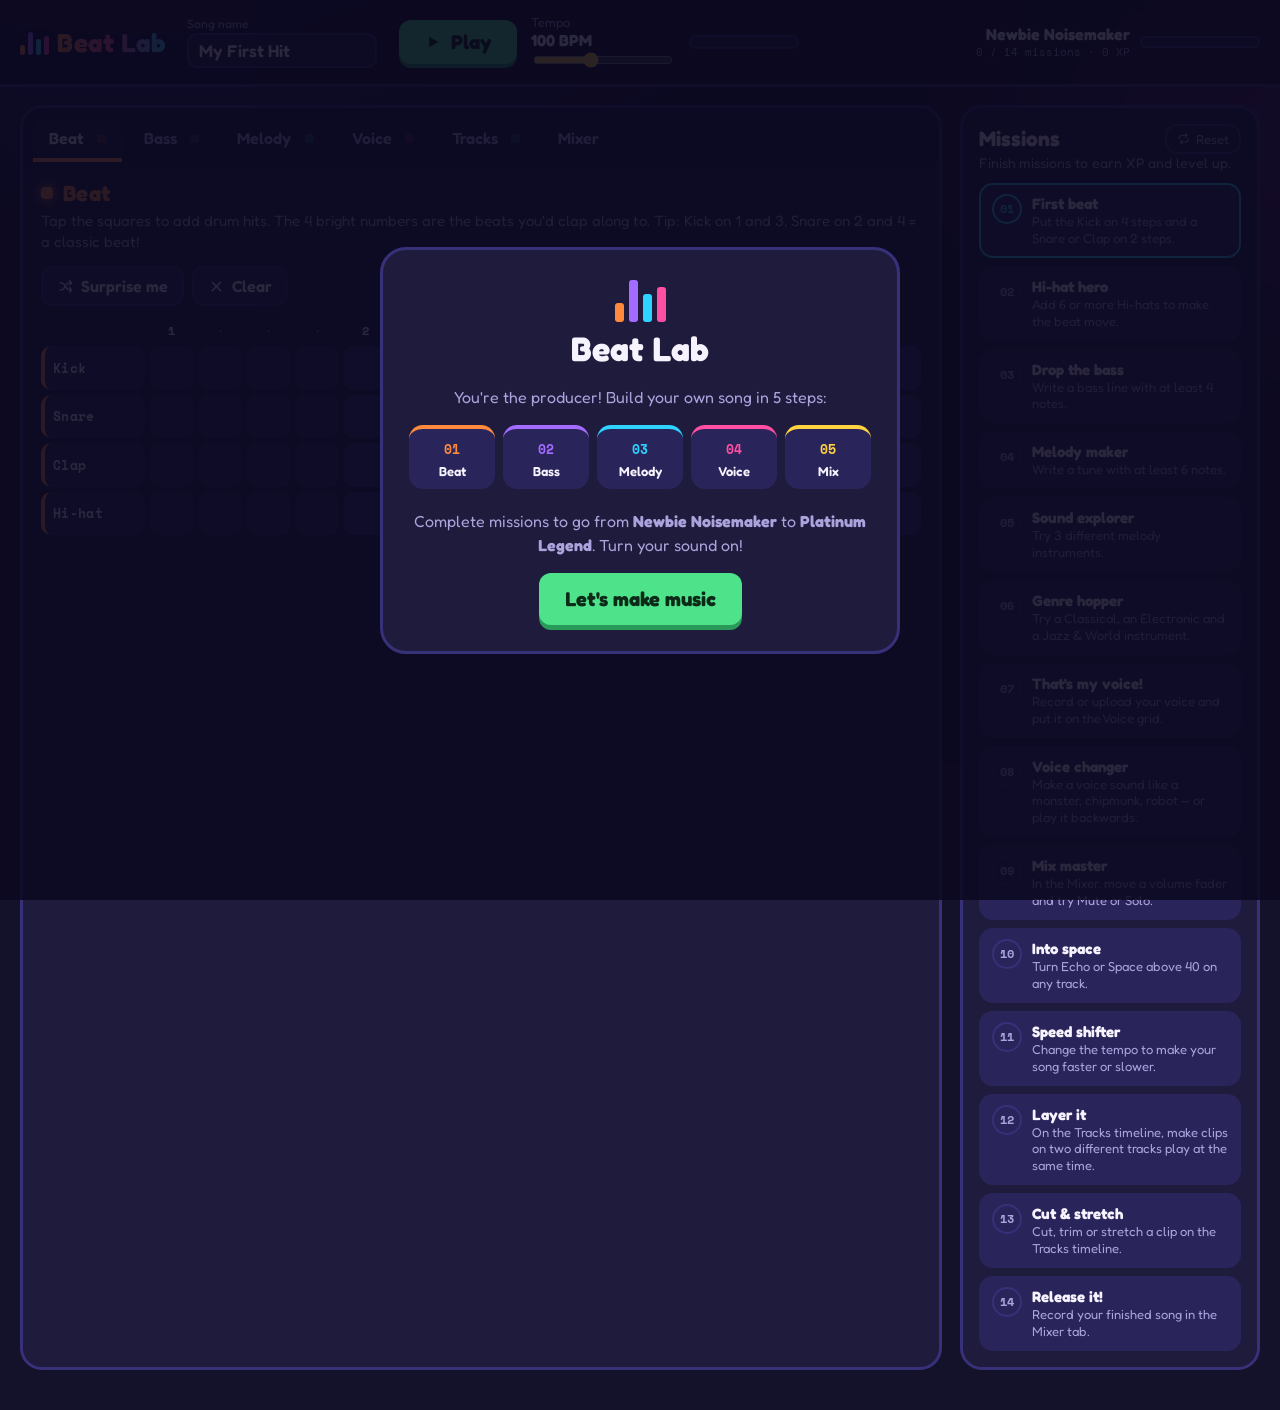
<file: public/games/beat-lab/index.html>
<!DOCTYPE html>
<html lang="en">
<head>
<meta charset="utf-8">
<meta name="viewport" content="width=device-width,initial-scale=1">
<title>Beat Lab – Music Studio Game</title>
<link rel="preconnect" href="https://fonts.googleapis.com">
<link href="https://fonts.googleapis.com/css2?family=Fredoka:wght@400;500;600;700&family=Space+Mono:wght@400;700&display=swap" rel="stylesheet">
<style>
:root{
  --bg:#14122b;--panel:#1e1b3d;--panel2:#29255a;--line:#37317a;
  --text:#f6f3ff;--muted:#aaa3dc;
  --drums:#ff8a3d;--bass:#a36bff;--melody:#2fd3ff;--voice:#ff4fa3;
  --good:#4ee38b;--gold:#ffd23f;--red:#ff4d5e;
}
*{box-sizing:border-box}
html,body{margin:0}
body{font-family:'Fredoka',system-ui,sans-serif;color:var(--text);min-height:100vh;
  background:radial-gradient(1200px 600px at 10% -10%,#3a2a80 0%,transparent 60%),radial-gradient(900px 500px at 110% 10%,#5a1f63 0%,transparent 55%),var(--bg)}
button{font:inherit;color:inherit;cursor:pointer;border:none;border-radius:12px;background:var(--panel2)}
button:focus-visible,input:focus-visible{outline:3px solid var(--gold);outline-offset:2px}
input[type=range]{accent-color:var(--c,var(--gold));cursor:pointer}

/* ---------- top bar ---------- */
.top{display:flex;flex-wrap:wrap;gap:14px 22px;align-items:center;padding:14px 20px;background:#0e0c22cc;border-bottom:3px solid var(--line);position:sticky;top:0;z-index:20;backdrop-filter:blur(6px)}
.brand{font-weight:700;font-size:26px;letter-spacing:.5px;display:flex;align-items:center;gap:8px}
.brand span{background:linear-gradient(90deg,var(--drums),var(--voice),var(--melody));-webkit-background-clip:text;background-clip:text;color:transparent}
.song{display:flex;flex-direction:column;gap:2px}
.song small{color:var(--muted);font-size:12px}
.song input{font:inherit;font-weight:600;font-size:17px;background:var(--panel);border:2px solid var(--line);color:var(--text);border-radius:10px;padding:5px 10px;width:190px}
.transport{display:flex;align-items:center;gap:14px;flex-wrap:wrap}
#playBtn{font-size:20px;font-weight:700;padding:10px 22px;background:var(--good);color:#0b2a17;box-shadow:0 4px 0 #2a9a5a;min-width:118px}
#playBtn.playing{background:var(--red);color:#fff;box-shadow:0 4px 0 #a52434}
#playBtn:active{transform:translateY(3px);box-shadow:none}
.tempo{display:flex;flex-direction:column;font-size:13px;color:var(--muted)}
.tempo b{color:var(--text);font-size:16px}
.tempo input{width:140px}
.mmeter{width:110px;height:14px;background:var(--panel);border-radius:8px;overflow:hidden;border:2px solid var(--line)}
#mLevel{height:100%;width:0;background:linear-gradient(90deg,var(--good),var(--gold) 70%,var(--red));transition:width .05s}
.xp{margin-left:auto;display:flex;align-items:center;gap:10px}
.xp .lvl{display:flex;flex-direction:column;align-items:flex-end}
.xp .lvl b{font-size:16px}
.xp .lvl small{color:var(--muted)}
.xpbar{width:120px;height:12px;background:var(--panel);border-radius:8px;overflow:hidden;border:2px solid var(--line)}
#xpFill{height:100%;width:0;background:linear-gradient(90deg,var(--gold),#ff9f1c);transition:width .6s}

/* ---------- layout ---------- */
main{display:grid;grid-template-columns:minmax(0,1fr) 300px;gap:18px;padding:18px 20px 40px;max-width:1400px;margin:0 auto}
@media (max-width:980px){main{grid-template-columns:1fr}}
.studio{background:var(--panel);border:3px solid var(--line);border-radius:22px;overflow:hidden;min-width:0}
.tabs{display:flex;gap:6px;padding:10px 10px 0;background:#18153a;overflow-x:auto}
.tab{padding:10px 16px;border-radius:14px 14px 0 0;background:transparent;color:var(--muted);font-weight:600;font-size:16px;white-space:nowrap;position:relative;border-bottom:4px solid transparent}
.tab .dot{display:inline-block;width:9px;height:9px;border-radius:50%;background:var(--c);margin-left:6px;opacity:calc(.25 + var(--lvl,0));box-shadow:0 0 calc(var(--lvl,0)*14px) var(--c)}
.tab[aria-selected=true]{background:var(--panel);color:var(--text);border-bottom-color:var(--c)}
.panel{padding:18px;display:none;--c:var(--gold)}
.panel.show{display:block}
.panel h2{margin:0 0 4px;font-size:22px;color:var(--c)}
.hint{color:var(--muted);margin:0 0 14px;font-size:15px;line-height:1.4}
.toolbar{display:flex;flex-wrap:wrap;gap:8px;margin-bottom:14px;align-items:center}
.tbtn{padding:8px 14px;font-weight:600;background:var(--panel2);border:2px solid var(--line)}
.tbtn:hover{border-color:var(--c)}
.tbtn.act{background:var(--c);color:#14122b;border-color:var(--c)}

/* ---------- grids ---------- */
.gridwrap{overflow-x:auto;padding-bottom:6px}
.grid{min-width:620px}
.grow{display:grid;grid-template-columns:104px repeat(16,minmax(0,1fr));gap:5px;margin-bottom:5px}
.grow .lab{font-size:14px;font-weight:600;text-align:left;padding:0 8px;background:var(--panel2);border-radius:10px;display:flex;align-items:center;gap:6px;min-height:34px;overflow:hidden;white-space:nowrap;text-overflow:ellipsis}
.grow .lab:hover{background:var(--c);color:#14122b}
.num{text-align:center;font-size:12px;color:var(--muted);border-radius:6px;padding:2px 0}
.num.bar{color:var(--text);font-weight:700}
.num.now{background:var(--gold);color:#14122b}
.cell{aspect-ratio:1/1;min-height:26px;background:#2b275c;border-radius:9px;transition:transform .07s,background .1s;touch-action:none}
.cell.alt{background:#332e6c}
.cell:hover{background:#463f8c}
.cell.on{background:var(--c);box-shadow:0 0 10px var(--c)}
.cell.now{outline:2px solid #ffffff88}
.cell.on.now{transform:scale(1.14);filter:brightness(1.25)}

/* ---------- melody instruments ---------- */
.insts{display:grid;gap:12px;margin-bottom:16px}
.igroup{background:#18153a;border-radius:16px;padding:10px 12px 12px;border:2px solid var(--line)}
.ghead{display:flex;align-items:center;gap:8px;font-weight:700;font-size:14px;letter-spacing:1.2px;text-transform:uppercase;color:var(--g);margin-bottom:8px}
.ghead i{width:18px;height:3px;border-radius:2px;background:var(--g)}
.ghead span{margin-left:auto;font-family:'Space Mono',monospace;font-size:11px;letter-spacing:0;text-transform:none;color:var(--muted);font-weight:400}
.ibtns{display:grid;grid-template-columns:repeat(4,minmax(0,1fr));gap:7px}
@media (max-width:640px){.ibtns{grid-template-columns:repeat(2,minmax(0,1fr))}}
.inst{flex-direction:column;align-items:flex-start;gap:1px;padding:8px 11px;border:2px solid transparent;background:var(--panel2);text-align:left}
.inst b{font-size:15px;font-weight:600}
.inst small{font-size:11px;color:var(--muted);font-family:'Space Mono',monospace}
.inst:hover{border-color:var(--g)}
.inst.act{background:var(--g);border-color:var(--g);color:#14122b}
.inst.act small{color:#14122bb0}

/* ---------- voice ---------- */
.clips{display:grid;grid-template-columns:repeat(auto-fit,minmax(230px,1fr));gap:12px;margin-bottom:16px}
.clip{background:var(--panel2);border:2px solid var(--line);border-radius:16px;padding:12px}
.clip h3{margin:0 0 6px;font-size:17px;display:flex;justify-content:space-between;gap:6px}
.clip h3 small{color:var(--muted);font-weight:400;font-size:13px;overflow:hidden;text-overflow:ellipsis;white-space:nowrap}
.clip canvas{width:100%;height:46px;background:#18153a;border-radius:10px;display:block;margin-bottom:8px}
.crow{display:flex;gap:6px;flex-wrap:wrap;margin-bottom:6px}
.crow button,.crow label.up{padding:7px 10px;font-weight:600;font-size:14px;background:#3a3478;border-radius:10px;cursor:pointer}
.crow label.up:hover,.crow button:hover{background:#4a4393}
.crow .rec{background:var(--red);color:#fff}
.crow .rec.going{animation:pulse 1s infinite}
@keyframes pulse{50%{box-shadow:0 0 0 6px #ff4d5e55}}
.fx button{background:#2c2860;font-size:13px;padding:6px 8px}
.fx button.act{background:var(--voice);color:#14122b}
.fx button:disabled,.crow button:disabled{opacity:.4;cursor:default}
.up input{display:none}
.micnote{display:none;background:#3a2140;border:2px solid var(--voice);border-radius:14px;padding:10px 14px;margin-bottom:14px;line-height:1.4}
.micnote.show{display:block}

/* ---------- mixer ---------- */
.strips{display:flex;gap:12px;overflow-x:auto;padding-bottom:8px}
.strip{background:var(--panel2);border:2px solid var(--line);border-top:5px solid var(--c);border-radius:16px;padding:10px;min-width:118px;display:flex;flex-direction:column;align-items:center;gap:8px}
.strip-name{font-weight:700;font-size:15px}
.strip-body{display:flex;gap:10px;align-items:stretch;height:160px}
.meter{width:12px;background:#18153a;border-radius:6px;position:relative;overflow:hidden}
.meter .fill{position:absolute;bottom:0;left:0;right:0;height:0;background:linear-gradient(0deg,var(--good),var(--gold) 70%,var(--red))}
.fader{writing-mode:vertical-lr;direction:rtl;width:34px;height:160px;margin:0}
.volnum{font-weight:700;font-size:18px}
.ms{display:flex;gap:6px}
.ms button{width:38px;height:32px;font-weight:700;background:#3a3478}
.ms .mute.act{background:var(--red);color:#fff}
.ms .solo.act{background:var(--gold);color:#14122b}
.knob{display:flex;flex-direction:column;font-size:12px;color:var(--muted);width:100%}
.knob span{color:var(--text);font-weight:600}
.knob input{width:100%}
.strip.master{--c:var(--gold)}
.export{margin-top:18px;background:linear-gradient(135deg,#2c2160,#3b1d4e);border:2px solid var(--gold);border-radius:18px;padding:16px}
.export h3{margin:0 0 4px;color:var(--gold)}
.export p{margin:0 0 10px;color:var(--muted)}
#exportBtn{background:var(--gold);color:#14122b;font-weight:700;font-size:17px;padding:10px 18px;box-shadow:0 4px 0 #b98f12}
#exportBtn:disabled{opacity:.6}
#exportOut{margin-top:12px;display:flex;flex-wrap:wrap;gap:10px;align-items:center}
#exportOut audio{max-width:100%}

/* ---------- missions ---------- */
.missions{background:var(--panel);border:3px solid var(--line);border-radius:22px;padding:16px;align-self:start;position:sticky;top:96px}
@media (max-width:980px){.missions{position:static}}
.missions h2{margin:0 0 2px;font-size:21px}
.missions .sub{color:var(--muted);margin:0 0 12px;font-size:14px}
.mhead{display:flex;align-items:center;justify-content:space-between;gap:8px}
.mreset{font-size:13px;padding:5px 10px;background:transparent;border:2px solid var(--line);color:var(--muted)}
.mreset:hover{color:var(--text);border-color:var(--gold)}
.mconfirm{display:flex;flex-direction:column;gap:7px;background:#2a1f45;border:2px solid var(--gold);border-radius:14px;padding:12px;margin-bottom:12px}
.mconfirm[hidden]{display:none}
.mconfirm b{font-size:15px}
.mconfirm .tbtn{justify-content:flex-start;font-size:14px}
.mconfirm .tbtn.danger{border-color:#ff4d5e88}
.mconfirm .tbtn.ghost{background:transparent;color:var(--muted)}
.mlist{list-style:none;margin:0;padding:0;display:flex;flex-direction:column;gap:8px}
.mlist li{display:flex;gap:10px;align-items:flex-start;background:var(--panel2);border-radius:14px;padding:9px 11px;border:2px solid transparent}
.mlist li .st{font-size:20px;filter:grayscale(1) opacity(.35);line-height:1.2}
.mlist li b{display:block;font-size:15px}
.mlist li small{color:var(--muted);font-size:13px;line-height:1.3;display:block}
.mlist li.done{border-color:#ffd23f55;background:#2e2a4a}
.mlist li.done .st{filter:none}
.mlist li.done b{color:var(--gold)}
.mlist li.next{border-color:var(--melody)}

/* ---------- overlays ---------- */
.overlay{position:fixed;inset:0;background:#0b0920dd;display:flex;align-items:center;justify-content:center;z-index:50;padding:20px}
.overlay.hide{display:none}
.card{background:var(--panel);border:3px solid var(--line);border-radius:26px;padding:26px;max-width:520px;text-align:center}
.card h1{margin:0 0 6px;font-size:34px}
.card p{color:var(--muted);line-height:1.5}
.steps{display:grid;grid-template-columns:repeat(5,1fr);gap:8px;margin:16px 0 20px}
.steps div{background:var(--panel2);border-radius:14px;padding:10px 4px;font-size:13px}
.steps div span{display:block;font-size:26px}
#startBtn{font-size:20px;font-weight:700;padding:14px 26px;background:var(--good);color:#0b2a17;box-shadow:0 5px 0 #2a9a5a}
#toast{position:fixed;left:50%;bottom:24px;transform:translateX(-50%) translateY(200%);opacity:0;background:var(--gold);color:#14122b;font-weight:700;padding:12px 20px;border-radius:16px;z-index:60;transition:transform .35s cubic-bezier(.3,1.6,.5,1);max-width:90vw;text-align:center;box-shadow:0 8px 30px #0008}
#toast.show{transform:translateX(-50%) translateY(0);opacity:1}
.confetti{position:fixed;top:-20px;width:10px;height:14px;z-index:70;pointer-events:none;border-radius:3px;animation:fall linear forwards}
@keyframes fall{to{transform:translateY(110vh) rotate(720deg)}}

/* ---------- icon system (no emoji) ---------- */
.ic{width:1.05em;height:1.05em;flex:none;display:inline-block;vertical-align:-0.15em}
button,label.up{display:inline-flex;align-items:center;justify-content:center;gap:.45em}
.grow .lab{justify-content:flex-start}
.sw{display:inline-block;width:12px;height:12px;border-radius:4px;background:var(--c);margin-right:10px;vertical-align:1px;box-shadow:0 0 10px var(--c)}
.panel h2{display:flex;align-items:center;letter-spacing:.3px}
.strip-name{display:flex;align-items:center}
.strip-name .sw{width:10px;height:10px;margin-right:7px}
.grow .lab{border-left:4px solid var(--c);font-family:'Space Mono',ui-monospace,monospace;font-size:13px;letter-spacing:.3px}
.grow .lab sup{font-family:'Fredoka',sans-serif;font-size:10px;color:var(--muted);margin-left:4px;text-transform:uppercase;letter-spacing:.8px}
.grow .lab:hover sup{color:#14122b}
.num{font-family:'Space Mono',ui-monospace,monospace}
.logo{display:inline-flex;align-items:flex-end;gap:3px;height:26px}
.logo b{width:5px;border-radius:3px;animation:eq 1.1s ease-in-out infinite}
.logo b:nth-child(1){background:var(--drums);height:40%}
.logo b:nth-child(2){background:var(--bass);height:90%;animation-delay:-.3s}
.logo b:nth-child(3){background:var(--melody);height:60%;animation-delay:-.6s}
.logo b:nth-child(4){background:var(--voice);height:75%;animation-delay:-.85s}
@keyframes eq{50%{transform:scaleY(.45)}}
.logo b{transform-origin:bottom}
.brand.big{justify-content:center;margin-bottom:6px}
.brand.big .logo{height:46px;gap:5px}
.brand.big .logo b{width:9px}
.mlist li .st{filter:none!important;width:30px;height:30px;flex:none;border-radius:50%;display:grid;place-items:center;font-family:'Space Mono',monospace;font-size:12px;font-weight:700;color:var(--muted);border:2px solid var(--line);line-height:1}
.mlist li.next .st{border-color:var(--melody);color:var(--melody)}
.mlist li.done .st{background:var(--gold);border-color:var(--gold);color:#14122b}
.mlist li.done .st .ic{width:16px;height:16px}
.steps div{border-top:4px solid var(--c);font-weight:600;color:var(--text)}
.steps div span{font-family:'Space Mono',monospace;font-size:13px;color:var(--c);margin-bottom:4px}
.livedot{width:10px;height:10px;border-radius:50%;background:var(--red);display:inline-block;animation:blink 1s infinite}
@keyframes blink{50%{opacity:.25}}
#playBtn .ic{width:.9em;height:.9em}
.tab .dot{border-radius:3px}
.xp .lvl small{font-family:'Space Mono',monospace;font-size:11px}

/* ---------- tracks timeline ---------- */
.tl-bar{display:flex;flex-wrap:wrap;gap:8px;align-items:center;margin-bottom:12px}
.tl-sep{width:1px;height:28px;background:var(--line);margin:0 2px}
.tl-time{font-family:'Space Mono',monospace;font-size:16px;background:#18153a;border:2px solid var(--line);border-radius:10px;padding:6px 10px;min-width:96px;text-align:center}
.tl-opt{display:inline-flex;align-items:center;gap:6px;font-size:14px;color:var(--muted);cursor:pointer}
.tl-opt input{accent-color:var(--good);width:16px;height:16px}
.tl-opt select{font:inherit;font-size:14px;background:var(--panel2);color:var(--text);border:2px solid var(--line);border-radius:8px;padding:4px 6px}
.tbtn.up{cursor:pointer}
#tlPlay{background:var(--good);color:#0b2a17;border-color:var(--good);min-width:92px}
#tlPlay.playing{background:var(--red);border-color:var(--red);color:#fff}
.tbtn:disabled{opacity:.5;cursor:default}
.tbtn.danger:hover{border-color:var(--red);color:var(--red)}
.tl{overflow:auto;background:#141231;border:2px solid var(--line);border-radius:16px;max-height:640px;position:relative;user-select:none;-webkit-user-select:none}
.tl-inner{position:relative;min-width:100%}
.tl-row{display:flex;height:70px;border-bottom:1px solid #2a2660}
.tl-row.recording .tl-lane{background-color:#ff4d5e14}
.tl-ruler{height:30px;position:sticky;top:0;z-index:5;background:#1b1842}
.tl-head{position:sticky;left:0;z-index:4;width:168px;flex:none;background:#211d4a;border-right:2px solid var(--line);border-left:4px solid var(--tc,transparent);padding:7px 8px;display:flex;flex-direction:column;justify-content:center;gap:6px}
.tl-row.sel .tl-head{background:#2d2866}
.tl-corner{background:#1b1842;font-size:11px;color:var(--muted);font-family:'Space Mono',monospace;padding:0 10px}
.tl-lane{position:relative;flex:none;height:100%;background-image:repeating-linear-gradient(90deg,#ffffff0d 0 1px,transparent 1px var(--beat));cursor:crosshair}
.tl-row.sel .tl-lane{background-color:#ffffff06}
.tl-lane.ruler{background-image:none;cursor:pointer}
.tick{position:absolute;top:0;bottom:0;border-left:1px solid #ffffff30;font-family:'Space Mono',monospace;font-size:10px;color:var(--muted);padding:8px 0 0 4px;pointer-events:none;white-space:nowrap}
.th-top{display:flex;align-items:center;gap:4px}
.th-top .sw{--c:var(--tc);width:10px;height:10px;margin-right:2px}
.th-name{flex:1;min-width:0;font:inherit;font-size:14px;font-weight:600;background:transparent;border:1px solid transparent;color:var(--text);border-radius:6px;padding:2px 4px}
.th-name:hover{border-color:var(--line)}
.th-name:focus{border-color:var(--tc);background:#18153a;outline:none}
.th-x{width:24px;height:24px;background:transparent;color:var(--muted);padding:0;border-radius:6px}
.th-x:hover{color:var(--text)}
.th-x.confirm{background:var(--red);color:#fff}
.th-ctl{display:flex;align-items:center;gap:5px}
.th-ctl button{width:28px;height:26px;font-size:12px;font-weight:700;background:#3a3478;padding:0;border-radius:8px}
.th-rec{color:var(--red)}
.th-rec.going{background:var(--red)!important;color:#fff;animation:pulse 1s infinite}
.th-m.act{background:var(--red)!important;color:#fff}
.th-s.act{background:var(--gold)!important;color:#14122b}
.th-ctl input[type=range]{width:54px;accent-color:var(--tc)}
.tl-clip{position:absolute;top:6px;height:56px;border-radius:10px;background:color-mix(in srgb,var(--cc) 20%,#1d1a44);border:2px solid color-mix(in srgb,var(--cc) 65%,transparent);overflow:hidden;cursor:grab;touch-action:none;box-sizing:border-box}
.tl-clip:active{cursor:grabbing}
.tl-clip.sel{border-color:#fff;box-shadow:0 0 0 2px var(--cc),0 0 18px color-mix(in srgb,var(--cc) 45%,transparent);z-index:2}
.tl-clip canvas{position:absolute;left:0;top:0;height:52px;pointer-events:none;opacity:.85}
.cl-name{position:absolute;left:10px;top:3px;font-size:12px;font-weight:600;text-shadow:0 1px 3px #000;pointer-events:none;white-space:nowrap}
.cl-name em{font-style:normal;font-family:'Space Mono',monospace;font-size:9px;text-transform:uppercase;letter-spacing:.8px;background:#0008;border-radius:4px;padding:1px 4px;margin-left:4px}
.cl-len{position:absolute;right:12px;bottom:3px;font-size:10px;font-family:'Space Mono',monospace;color:#fffd;text-shadow:0 1px 2px #000;pointer-events:none}
.tl-clip .h{position:absolute;top:0;bottom:0;width:10px;cursor:ew-resize;z-index:1}
.tl-clip .h-l{left:0}
.tl-clip .h-r{right:0}
.tl-clip .h:hover,.tl-clip.sel .h{background:color-mix(in srgb,var(--cc) 60%,transparent)}
.tl-play{position:absolute;top:0;bottom:0;width:2px;margin-left:-1px;background:var(--gold);box-shadow:0 0 8px var(--gold);z-index:3;pointer-events:none}
#tlAddTrack{margin-top:10px}
.tl-insp{margin-top:12px;background:#18153a;border:2px solid var(--line);border-radius:16px;padding:12px 14px;display:flex;flex-wrap:wrap;gap:12px;align-items:flex-end}
.tl-insp .t{font-weight:700;font-size:15px;align-self:center;display:flex;align-items:center;margin-right:4px}
.tl-insp .f{display:flex;flex-direction:column;font-size:12px;color:var(--muted);gap:3px}
.tl-insp input{width:96px;font:inherit;font-family:'Space Mono',monospace;font-size:14px;background:var(--panel2);color:var(--text);border:2px solid var(--line);border-radius:8px;padding:5px 7px}
.tl-insp input:focus{border-color:var(--good);outline:none}
.insp-btns{display:flex;flex-wrap:wrap;gap:6px}
.tl-hint{color:var(--muted);font-size:14px;line-height:1.45}
.tl-hint.full{flex-basis:100%;font-size:13px}
</style>
</head>
<body>

<header class="top">
  <div class="brand"><i class="logo"><b></b><b></b><b></b><b></b></i><span>Beat Lab</span></div>
  <div class="song"><small>Song name</small><input id="songName" maxlength="40" aria-label="Song name"></div>
  <div class="transport">
    <button id="playBtn" aria-label="Play or stop"></button>
    <label class="tempo">Tempo <b id="bpmVal">100 BPM</b><input type="range" id="bpm" min="60" max="160" step="1" aria-label="Tempo"></label>
    <div class="mmeter" title="Loudness"><div id="mLevel"></div></div>
  </div>
  <div class="xp">
    <div class="lvl"><b id="levelName">Newbie Noisemaker</b><small id="starsTxt"></small></div>
    <div class="xpbar"><div id="xpFill"></div></div>
  </div>
</header>

<main>
  <section class="studio">
    <nav class="tabs" role="tablist" id="tabs"></nav>

    <div class="panel" id="panel-drums" style="--c:var(--drums)">
      <h2><i class="sw"></i>Beat</h2>
      <p class="hint">Tap the squares to add drum hits. The 4 bright numbers are the beats you'd clap along to. Tip: Kick on 1 and 3, Snare on 2 and 4 = a classic beat!</p>
      <div class="toolbar">
        <button class="tbtn" data-rand="drums" data-ic="shuffle">Surprise me</button>
        <button class="tbtn" data-clear="drums" data-ic="clear">Clear</button>
      </div>
      <div class="gridwrap"><div class="grid" id="grid-drums"></div></div>
    </div>

    <div class="panel" id="panel-bass" style="--c:var(--bass)">
      <h2><i class="sw"></i>Bass</h2>
      <p class="hint">The bass is the deep, rumbly part that makes people dance. All notes fit together, so you can't make a wrong one!</p>
      <div class="toolbar">
        <button class="tbtn" data-rand="bass" data-ic="shuffle">Surprise me</button>
        <button class="tbtn" data-clear="bass" data-ic="clear">Clear</button>
      </div>
      <div class="gridwrap"><div class="grid" id="grid-bass"></div></div>
    </div>

    <div class="panel" id="panel-melody" style="--c:var(--melody)">
      <h2><i class="sw"></i>Melody</h2>
      <p class="hint">Pick an instrument from any style, then draw your tune. Higher rows = higher notes. Try going up and down like stairs.</p>
      <div class="insts" id="insts"></div>
      <div class="toolbar">
        <button class="tbtn" data-rand="melody" data-ic="shuffle">Surprise me</button>
        <button class="tbtn" data-clear="melody" data-ic="clear">Clear</button>
      </div>
      <div class="gridwrap"><div class="grid" id="grid-melody"></div></div>
    </div>

    <div class="panel" id="panel-voice" style="--c:var(--voice)">
      <h2><i class="sw"></i>Your Voice</h2>
      <p class="hint">Record yourself singing, rapping, beatboxing or saying something funny (up to 8 seconds). Then tap the grid to choose when it plays in your song.</p>
      <div class="micnote" id="micNote"><b>The microphone is blocked on this page.</b> No problem! Record yourself with the <b>Voice Memos / Recorder app</b> on a phone or computer, then press <b>Upload</b> and pick the recording.</div>
      <div class="clips" id="clips"></div>
      <div class="gridwrap"><div class="grid" id="grid-voice"></div></div>
    </div>

    <div class="panel" id="panel-tracks" style="--c:var(--good)">
      <h2><i class="sw"></i>Tracks</h2>
      <p class="hint">Build your whole song here. Record your loop or your voice into tracks, stack them so they play together, then move, cut and stretch them to any length.</p>
      <div class="micnote" id="tlMicNote"><b>The microphone is blocked on this page.</b> Record yourself with the <b>Voice Memos / Recorder app</b> on a phone or computer, then press <b>Upload</b> to put the recording on a track.</div>
      <div class="tl-bar">
        <button class="tbtn" id="tlPlay"></button>
        <button class="tbtn" id="tlHome" data-ic="start" title="Back to the start" aria-label="Back to the start"></button>
        <span class="tl-time" id="tlTime">0:00.00</span>
        <span class="tl-sep"></span>
        <button class="tbtn" id="tlLoopRec" data-ic="loop">Record loop</button>
        <label class="tl-opt">×<select id="tlLoops" aria-label="How many times"><option value="1">1</option><option value="2" selected>2</option><option value="4">4</option><option value="8">8</option></select></label>
        <label class="tbtn up" data-ic="up">Upload<input type="file" id="tlFile" accept="audio/*,video/*"></label>
        <span class="tl-sep"></span>
        <button class="tbtn" id="tlSplit" data-ic="cut">Cut at playhead</button>
        <span class="tl-sep"></span>
        <label class="tl-opt"><input type="checkbox" id="tlSnap"> Snap to beat</label>
        <label class="tl-opt"><input type="checkbox" id="tlLive"> Play loop along</label>
        <label class="tl-opt">Length <select id="tlLen" aria-label="Song length"></select></label>
        <button class="tbtn" id="tlZoomOut" data-ic="minus" aria-label="Zoom out" title="Zoom out"></button>
        <button class="tbtn" id="tlZoomIn" data-ic="plus" aria-label="Zoom in" title="Zoom in"></button>
      </div>
      <div class="tl" id="tl"></div>
      <button class="tbtn" id="tlAddTrack" data-ic="plus">Add track</button>
      <div class="tl-insp" id="tlInsp"></div>
    </div>

    <div class="panel" id="panel-mixer" style="--c:var(--gold)">
      <h2><i class="sw"></i>Mixer</h2>
      <p class="hint">Make every part sit just right. <b>Volume</b> = loudness. <b>M</b> mutes a track, <b>S</b> plays only that track. <b>Pan</b> moves it left or right, <b>Echo</b> repeats it, <b>Space</b> makes it sound like a big hall.</p>
      <div class="strips" id="strips"></div>
      <div class="export">
        <h3>Record your song</h3>
        <p>If your Tracks timeline has clips, it records the whole timeline. If not, your loop plays 4 times. Then you can listen back and save it.</p>
        <button id="exportBtn" data-ic="rec">Record my song</button>
        <div id="exportOut"></div>
      </div>
    </div>
  </section>

  <aside class="missions">
    <div class="mhead"><h2>Missions</h2><button class="mreset" id="mReset" data-ic="loop" title="Reset missions">Reset</button></div>
    <p class="sub">Finish missions to earn XP and level up.</p>
    <div class="mconfirm" id="mConfirm" hidden>
      <b>Start the missions again?</b>
      <button class="tbtn" data-reset="missions">Reset missions only</button>
      <button class="tbtn danger" data-reset="all">Reset missions + new empty song</button>
      <button class="tbtn ghost" data-reset="cancel">Cancel</button>
    </div>
    <ul class="mlist" id="missionList"></ul>
  </aside>
</main>

<div class="overlay" id="intro">
  <div class="card">
    <div class="brand big"><i class="logo"><b></b><b></b><b></b><b></b></i></div><h1>Beat Lab</h1>
    <p>You're the producer! Build your own song in 5 steps:</p>
    <div class="steps">
      <div style="--c:var(--drums)"><span>01</span>Beat</div><div style="--c:var(--bass)"><span>02</span>Bass</div><div style="--c:var(--melody)"><span>03</span>Melody</div><div style="--c:var(--voice)"><span>04</span>Voice</div><div style="--c:var(--gold)"><span>05</span>Mix</div>
    </div>
    <p>Complete missions to go from <b>Newbie Noisemaker</b> to <b>Platinum Legend</b>. Turn your sound on!</p>
    <button id="startBtn">Let's make music</button>
  </div>
</div>
<div id="toast" role="status" aria-live="polite"></div>

<script>
(()=>{
'use strict';
const STEPS=16;
const $=s=>document.querySelector(s);
const makeGrid=n=>Array.from({length:n},()=>Array(STEPS).fill(false));
const count=row=>row.filter(Boolean).length;
const countGrid=g=>g.reduce((a,r)=>a+count(r),0);
const ICONS={
  play:'<path d="M7 5l12 7-12 7z" fill="currentColor"/>',
  stop:'<rect x="6" y="6" width="12" height="12" rx="2" fill="currentColor"/>',
  rec:'<circle cx="12" cy="12" r="6.5" fill="currentColor"/>',
  up:'<path d="M12 16V5m-5 5l5-5 5 5M5 19h14" fill="none" stroke="currentColor" stroke-width="2.2" stroke-linecap="round" stroke-linejoin="round"/>',
  down:'<path d="M12 5v11m-5-5l5 5 5-5M5 19h14" fill="none" stroke="currentColor" stroke-width="2.2" stroke-linecap="round" stroke-linejoin="round"/>',
  shuffle:'<path d="M4 7h3c4 0 6 10 10 10h3M4 17h3c1.6 0 2.8-1.6 3.8-3.5M13.2 9.5C14.2 8 15.4 7 17 7h3M18 4l3 3-3 3M18 14l3 3-3 3" fill="none" stroke="currentColor" stroke-width="2" stroke-linecap="round" stroke-linejoin="round"/>',
  clear:'<path d="M6 6l12 12M18 6L6 18" fill="none" stroke="currentColor" stroke-width="2.2" stroke-linecap="round"/>',
  check:'<path d="M5 12.5l4.5 4.5L19 7.5" fill="none" stroke="currentColor" stroke-width="2.8" stroke-linecap="round" stroke-linejoin="round"/>',
  start:'<path d="M6 5v14" stroke="currentColor" stroke-width="2.4" stroke-linecap="round"/><path d="M19 5L9 12l10 7z" fill="currentColor"/>',
  cut:'<g fill="none" stroke="currentColor" stroke-width="2" stroke-linecap="round"><circle cx="6" cy="7" r="2.8"/><circle cx="6" cy="17" r="2.8"/><path d="M8.3 8.6L20 18M8.3 15.4L20 6"/></g>',
  copy:'<g fill="none" stroke="currentColor" stroke-width="2" stroke-linejoin="round"><rect x="8" y="8" width="11" height="11" rx="2"/><path d="M5 15V6a1 1 0 011-1h9"/></g>',
  plus:'<path d="M12 5v14M5 12h14" stroke="currentColor" stroke-width="2.4" stroke-linecap="round"/>',
  minus:'<path d="M5 12h14" stroke="currentColor" stroke-width="2.4" stroke-linecap="round"/>',
  trash:'<path d="M5 7h14M10 7V5h4v2M7 7l1 12h8l1-12" fill="none" stroke="currentColor" stroke-width="2" stroke-linecap="round" stroke-linejoin="round"/>',
  loop:'<path d="M4 12a6 6 0 016-6h8m-3-3l3 3-3 3M20 12a6 6 0 01-6 6H6m3 3l-3-3 3-3" fill="none" stroke="currentColor" stroke-width="2" stroke-linecap="round" stroke-linejoin="round"/>'
};
const ic=n=>'<svg class="ic" viewBox="0 0 24 24" aria-hidden="true">'+ICONS[n]+'</svg>';
const esc=s=>String(s).replace(/[&<>"']/g,c=>({'&':'&amp;','<':'&lt;','>':'&gt;','"':'&quot;',"'":'&#39;'}[c]));

const DRUMS=[{id:'kick',label:'Kick'},{id:'snare',label:'Snare'},{id:'clap',label:'Clap'},{id:'hat',label:'Hi-hat'}];
const MEL=[['E',659.25],['D',587.33],['C',523.25],['A',440],['G',392],['E',329.63],['D',293.66],['C',261.63]].map(([n,f],i)=>({label:n+(i<3?'<sup>high</sup>':i>5?'<sup>low</sup>':''),f}));
const BASS=[['A',110],['G',98],['E',82.41],['D',73.42],['C',65.41],['A',55]].map(([n,f],i)=>({label:n+(i===5?'<sup>low</sup>':''),f}));
const INST_GROUPS=[
  {name:'Classical',c:'#f4c56a',items:[
    {id:'piano',label:'Grand Piano',tag:'Keyboard'},{id:'violin',label:'Violin',tag:'Strings'},
    {id:'cello',label:'Cello',tag:'Strings'},{id:'strings',label:'String Section',tag:'Orchestra'},
    {id:'pizz',label:'Pizzicato',tag:'Plucked strings'},{id:'harp',label:'Harp',tag:'Plucked strings'},
    {id:'flute',label:'Flute',tag:'Woodwind'},{id:'clarinet',label:'Clarinet',tag:'Woodwind'},
    {id:'brass',label:'Trumpet',tag:'Brass'},{id:'organ',label:'Church Organ',tag:'Keyboard'},
    {id:'bells',label:'Glockenspiel',tag:'Percussion'},{id:'guitar',label:'Classical Guitar',tag:'Plucked strings'}]},
  {name:'Electronic',c:'#2fd3ff',items:[
    {id:'haze',label:'Haze Lead',tag:'Hazy techno'},{id:'softarp',label:'Soft Arp',tag:'Melodic techno'},
    {id:'warmpad',label:'Warm Pad',tag:'Ambient'},{id:'tapekeys',label:'Tape Keys',tag:'Lo-fi'},
    {id:'fuzzbell',label:'Fuzz Bell',tag:'Folktronica'},{id:'glass',label:'Glass Pluck',tag:'IDM'},
    {id:'acid',label:'Mellow Acid',tag:'Acid'},{id:'chip',label:'Soft Chip',tag:'8-bit dreams'}]},
  {name:'Jazz & World',c:'#ff9a6b',items:[
    {id:'epiano',label:'Electric Piano',tag:'Jazz & soul'},{id:'marimba',label:'Marimba',tag:'Latin & African'},
    {id:'steel',label:'Steel Drum',tag:'Caribbean'},{id:'kalimba',label:'Kalimba',tag:'Thumb piano'}]}];
const SAMPLED=new Set(['piano','violin','cello','strings','pizz','harp','flute','clarinet','brass','organ','bells','guitar','epiano','marimba','steel','kalimba']);
const SUSTAINED=new Set(['violin','cello','strings','flute','clarinet','brass','organ']);
const NOTE_NAMES=['E5','D5','C5','A4','G4','E4','D4','C4']; // same order as the melody rows
const INSTRUMENTS=INST_GROUPS.flatMap(g=>g.items.map(i=>Object.assign({group:g.name},i)));
const TRACKS=['drums','bass','melody','voice'];
const MIX_CH=[...TRACKS,'tracks'];
const INFO={drums:{name:'Beat',color:'#ff8a3d'},bass:{name:'Bass',color:'#a36bff'},melody:{name:'Melody',color:'#2fd3ff'},voice:{name:'Voice',color:'#ff4fa3'},tracks:{name:'Tracks',color:'#4ee38b'}};
const TABS=[...MIX_CH.map(t=>({id:t,label:INFO[t].name,c:INFO[t].color})),{id:'mixer',label:'Mixer',c:'#ffd23f'}];

function defaults(){
  return {bpm:100,songName:'My First Hit',melInst:'piano',
    drums:makeGrid(4),bass:makeGrid(6),melody:makeGrid(8),voice:makeGrid(3),
    mix:{drums:{vol:80,pan:0,echo:0,space:6,mute:false,solo:false},
         bass:{vol:75,pan:0,echo:0,space:0,mute:false,solo:false},
         melody:{vol:70,pan:0,echo:0,space:12,mute:false,solo:false},
         voice:{vol:90,pan:0,echo:0,space:10,mute:false,solo:false},
         tracks:{vol:85,pan:0,echo:0,space:6,mute:false,solo:false}},
    master:85,
    fx:[0,1,2].map(()=>({pitch:1,robot:false,reverse:false})),
    flags:{inst:['piano'],vfx:false,fader:false,muteSolo:false,tempo:false,exported:false,tlEdit:false},
    tl:{length:30,pps:40,snap:true,live:false,playhead:0,sel:null,selTrack:0,loopN:0,takeN:0,
      tracks:[1,2,3,4].map(i=>({id:'t'+i,name:'Track '+i,vol:80,mute:false,solo:false,clips:[]}))},
    done:{}};
}
let state=defaults();
const KEY='beatlab-v1';
try{
  const saved=JSON.parse(localStorage.getItem(KEY)||'null');
  if(saved&&typeof saved==='object'){
    const d=defaults();
    state=Object.assign(d,saved);
    state.mix=Object.assign(d.mix,saved.mix||{});
    state.flags=Object.assign(d.flags,saved.flags||{});
    ['drums','bass','melody','voice'].forEach(t=>{if(!Array.isArray(state[t])||state[t].length!==d[t].length)state[t]=d[t];});
    if(!Array.isArray(state.fx)||state.fx.length!==3)state.fx=d.fx;
    const old={drums:[0,10],bass:[0,5],melody:[15,25],voice:[0,20]};
    Object.keys(old).forEach(t=>{const m=state.mix[t];if(m&&m.echo===old[t][0]&&m.space===old[t][1]){m.echo=d.mix[t].echo;m.space=d.mix[t].space;}});
    if(!INSTRUMENTS.some(i=>i.id===state.melInst))state.melInst='piano';
    if(!saved.tl||!Array.isArray(saved.tl.tracks)||!saved.tl.tracks.length)state.tl=d.tl;else state.tl=Object.assign(d.tl,saved.tl);
  }
}catch(e){}
let saveTimer=null;
function save(){clearTimeout(saveTimer);saveTimer=setTimeout(()=>{try{localStorage.setItem(KEY,JSON.stringify(state))}catch(e){}},250);}

/* ================= AUDIO ================= */
let ctx=null,master,analyser,reverb,echoDelay,echoIn,noiseBuf;
const nodes={};
const clips=[null,null,null];
const clipSrc=[null,null,null];

function makeImpulse(sec,decay){
  const len=Math.floor(ctx.sampleRate*sec),b=ctx.createBuffer(2,len,ctx.sampleRate);
  for(let c=0;c<2;c++){const d=b.getChannelData(c);for(let i=0;i<len;i++)d[i]=(Math.random()*2-1)*Math.pow(1-i/len,decay);}
  return b;
}
function initAudio(){
  if(ctx){if(ctx.state==='suspended')ctx.resume();return;}
  const AC=window.AudioContext||window.webkitAudioContext;
  if(!AC){toast('Sorry, this browser cannot play sound.');return;}
  ctx=new AC();
  master=ctx.createGain();
  const comp=ctx.createDynamicsCompressor();
  comp.threshold.value=-14;comp.ratio.value=4;comp.attack.value=0.005;comp.release.value=0.2;
  analyser=ctx.createAnalyser();analyser.fftSize=512;
  master.connect(comp);comp.connect(analyser);analyser.connect(ctx.destination);
  reverb=ctx.createConvolver();reverb.buffer=makeImpulse(1.5,3.4);
  const revRet=ctx.createGain();revRet.gain.value=0.5;reverb.connect(revRet);revRet.connect(master);
  echoIn=ctx.createGain();echoDelay=ctx.createDelay(2);echoDelay.delayTime.value=60/state.bpm*0.75;
  const fb=ctx.createGain();fb.gain.value=0.32;const ef=ctx.createBiquadFilter();ef.type='lowpass';ef.frequency.value=2800;
  echoIn.connect(echoDelay);echoDelay.connect(ef);ef.connect(fb);fb.connect(echoDelay);ef.connect(master);
  const nl=ctx.sampleRate;noiseBuf=ctx.createBuffer(1,nl,ctx.sampleRate);
  const nd=noiseBuf.getChannelData(0);for(let i=0;i<nl;i++)nd[i]=Math.random()*2-1;
  MIX_CH.forEach(t=>{
    const input=ctx.createGain(),vol=ctx.createGain();
    const pan=ctx.createStereoPanner?ctx.createStereoPanner():null;
    const echoS=ctx.createGain(),spaceS=ctx.createGain(),meter=ctx.createAnalyser();meter.fftSize=256;
    input.connect(vol);
    if(pan){vol.connect(pan);pan.connect(master);pan.connect(meter);}else{vol.connect(master);vol.connect(meter);}
    vol.connect(echoS);echoS.connect(echoIn);vol.connect(spaceS);spaceS.connect(reverb);
    nodes[t]={input,vol,pan,echoS,spaceS,meter,buf:new Float32Array(meter.fftSize)};
  });
  applyMix();
  loadInstrument(state.melInst);
  tlEnsureNodes();tlRestore();
}
function applyMix(){
  if(!ctx)return;
  const anySolo=MIX_CH.some(t=>state.mix[t].solo);
  const now=ctx.currentTime;
  MIX_CH.forEach(t=>{
    const m=state.mix[t],n=nodes[t];
    const on=!m.mute&&(!anySolo||m.solo);
    n.vol.gain.setTargetAtTime(on?Math.pow(m.vol/100,2)*1.3:0,now,0.02);
    if(n.pan)n.pan.pan.setTargetAtTime(m.pan/100,now,0.02);
    n.echoS.gain.setTargetAtTime(m.echo/100*0.6,now,0.02);
    n.spaceS.gain.setTargetAtTime(m.space/100*0.9,now,0.02);
  });
  master.gain.setTargetAtTime(Math.pow(state.master/100,1.5)*1.1,now,0.02);
}
function env(g,t,peak,dec,att=0.004){
  g.gain.setValueAtTime(0.0001,t);
  g.gain.exponentialRampToValueAtTime(peak,t+att);
  g.gain.exponentialRampToValueAtTime(0.0001,t+dec);
}
function noise(t,dur,out){const s=ctx.createBufferSource();s.buffer=noiseBuf;s.connect(out);s.start(t,Math.random()*0.5);s.stop(t+dur);return s;}

function playDrum(id,t){
  const out=nodes.drums.input;
  if(id==='kick'){
    const o=ctx.createOscillator(),g=ctx.createGain();o.type='sine';
    o.frequency.setValueAtTime(165,t);o.frequency.exponentialRampToValueAtTime(42,t+0.13);
    env(g,t,1,0.45,0.002);o.connect(g);g.connect(out);o.start(t);o.stop(t+0.5);
  }else if(id==='snare'){
    const hp=ctx.createBiquadFilter();hp.type='highpass';hp.frequency.value=1200;
    const g=ctx.createGain();env(g,t,0.55,0.2,0.002);hp.connect(g);g.connect(out);noise(t,0.25,hp);
    const o=ctx.createOscillator(),g2=ctx.createGain();o.type='triangle';o.frequency.setValueAtTime(200,t);o.frequency.exponentialRampToValueAtTime(140,t+0.08);
    env(g2,t,0.45,0.1,0.002);o.connect(g2);g2.connect(out);o.start(t);o.stop(t+0.15);
  }else if(id==='clap'){
    const bp=ctx.createBiquadFilter();bp.type='bandpass';bp.frequency.value=1500;bp.Q.value=1.1;
    const g=ctx.createGain();g.gain.setValueAtTime(0.0001,t);
    [0,0.012,0.024].forEach(d=>{g.gain.setValueAtTime(0.8,t+d);g.gain.exponentialRampToValueAtTime(0.12,t+d+0.01);});
    g.gain.setValueAtTime(0.7,t+0.036);g.gain.exponentialRampToValueAtTime(0.0001,t+0.26);
    bp.connect(g);g.connect(out);noise(t,0.3,bp);
  }else if(id==='hat'){
    const hp=ctx.createBiquadFilter();hp.type='highpass';hp.frequency.value=7500;
    const g=ctx.createGain();env(g,t,0.32,0.055,0.001);hp.connect(g);g.connect(out);noise(t,0.08,hp);
  }
}
function playBass(f,t){
  const dur=Math.max(0.18,60/state.bpm/4*1.8);
  const o=ctx.createOscillator(),o2=ctx.createOscillator(),lp=ctx.createBiquadFilter(),g=ctx.createGain();
  o.type='sawtooth';o.frequency.value=f;o2.type='sine';o2.frequency.value=f;
  lp.type='lowpass';lp.Q.value=7;lp.frequency.setValueAtTime(1400,t);lp.frequency.exponentialRampToValueAtTime(260,t+0.18);
  env(g,t,0.42,dur,0.006);
  o.connect(lp);o2.connect(lp);lp.connect(g);g.connect(nodes.bass.input);
  o.start(t);o2.start(t);o.stop(t+dur+0.05);o2.stop(t+dur+0.05);
}
/* ---------- melody instruments ---------- */
function mkOsc(type,f,t,end,dest,detune){const o=ctx.createOscillator();o.type=type;o.frequency.value=f;if(detune)o.detune.value=detune;o.connect(dest);o.start(t);o.stop(end);return o;}
function adsr(g,t,a,peak,hold,rel){
  g.gain.setValueAtTime(0.0001,t);g.gain.exponentialRampToValueAtTime(peak,t+a);
  g.gain.setValueAtTime(peak,t+a+hold);g.gain.exponentialRampToValueAtTime(0.0001,t+a+hold+rel);
  return t+a+hold+rel+0.05;
}
function vibrato(params,rate,depth,t,end,delay){
  const l=ctx.createOscillator(),lg=ctx.createGain();l.frequency.value=rate;
  lg.gain.setValueAtTime(0,t);lg.gain.linearRampToValueAtTime(0,t+(delay||0));lg.gain.linearRampToValueAtTime(depth,t+(delay||0)+0.2);
  l.connect(lg);params.forEach(p=>lg.connect(p));l.start(t);l.stop(end);
}
function filt(type,freq,q,dest){const b=ctx.createBiquadFilter();b.type=type;b.frequency.value=freq;if(q)b.Q.value=q;b.connect(dest);return b;}

/* real recorded instruments (FluidR3 GM soundfont) */
const SAMPLE_URLS={"samples/bells/A4.mp3": "/__l5e/assets-v1/f4b79268-5714-44ad-ad2c-13e53af56e39/beat-lab-bells-A4.mp3", "samples/bells/C4.mp3": "/__l5e/assets-v1/d14cb148-146c-4438-a27f-ef3959239872/beat-lab-bells-C4.mp3", "samples/bells/C5.mp3": "/__l5e/assets-v1/5ff648a2-b600-413b-9c43-a5b6f246a47b/beat-lab-bells-C5.mp3", "samples/bells/D4.mp3": "/__l5e/assets-v1/59abcf24-1959-4def-970b-3f32c615915f/beat-lab-bells-D4.mp3", "samples/bells/D5.mp3": "/__l5e/assets-v1/cdaaf666-0a9b-4813-b160-db8e0f606457/beat-lab-bells-D5.mp3", "samples/bells/E4.mp3": "/__l5e/assets-v1/0c76a24f-9192-4bc1-8092-75705cde44f7/beat-lab-bells-E4.mp3", "samples/bells/E5.mp3": "/__l5e/assets-v1/72b3f238-c809-46d8-9f6d-25374c301b89/beat-lab-bells-E5.mp3", "samples/bells/G4.mp3": "/__l5e/assets-v1/81a1c969-2cac-4a55-a9e3-f45e71f3d2df/beat-lab-bells-G4.mp3", "samples/brass/A4.mp3": "/__l5e/assets-v1/9b3ecee3-dcaa-49fd-bd0d-cf588526c498/beat-lab-brass-A4.mp3", "samples/brass/C4.mp3": "/__l5e/assets-v1/4e3f8c96-1d7c-4fb8-bef0-359f2f6a983c/beat-lab-brass-C4.mp3", "samples/brass/C5.mp3": "/__l5e/assets-v1/ca35a781-a66f-4f1c-bc16-cd47d017cb03/beat-lab-brass-C5.mp3", "samples/brass/D4.mp3": "/__l5e/assets-v1/918c33dc-f338-4e25-b131-3931bad1789a/beat-lab-brass-D4.mp3", "samples/brass/D5.mp3": "/__l5e/assets-v1/7e317c59-6bac-4133-885f-038a0441ebd3/beat-lab-brass-D5.mp3", "samples/brass/E4.mp3": "/__l5e/assets-v1/06877086-d87f-4510-baa7-49c39fcf8f4d/beat-lab-brass-E4.mp3", "samples/brass/E5.mp3": "/__l5e/assets-v1/9b285254-ef10-4d81-b750-be03d0f5d09b/beat-lab-brass-E5.mp3", "samples/brass/G4.mp3": "/__l5e/assets-v1/4d35b5f8-2a40-4deb-8635-3868ff3d9a7b/beat-lab-brass-G4.mp3", "samples/cello/A4.mp3": "/__l5e/assets-v1/621ec55d-6750-42f7-92bf-abc08261f869/beat-lab-cello-A4.mp3", "samples/cello/C4.mp3": "/__l5e/assets-v1/0355c92d-e8df-41fc-8770-97a59b254afa/beat-lab-cello-C4.mp3", "samples/cello/C5.mp3": "/__l5e/assets-v1/56b0d135-644a-435e-abd9-51b6f847d2bd/beat-lab-cello-C5.mp3", "samples/cello/D4.mp3": "/__l5e/assets-v1/c35bcba0-db05-4331-a5d8-350e9fae6128/beat-lab-cello-D4.mp3", "samples/cello/D5.mp3": "/__l5e/assets-v1/5064a0bd-c34e-46e0-b0fb-ce23bc136096/beat-lab-cello-D5.mp3", "samples/cello/E4.mp3": "/__l5e/assets-v1/be01443a-0df6-4a81-ab00-daf14e21f3d6/beat-lab-cello-E4.mp3", "samples/cello/E5.mp3": "/__l5e/assets-v1/e7bcdd05-29b8-42a2-94a7-efb9380de58c/beat-lab-cello-E5.mp3", "samples/cello/G4.mp3": "/__l5e/assets-v1/bdb56674-7964-4b33-83a0-6d2b8f5d1b5c/beat-lab-cello-G4.mp3", "samples/clarinet/A4.mp3": "/__l5e/assets-v1/3dbff00c-b20c-4109-a579-5e7de5ab7906/beat-lab-clarinet-A4.mp3", "samples/clarinet/C4.mp3": "/__l5e/assets-v1/03db8ae0-4231-4af7-9242-b4754d78f213/beat-lab-clarinet-C4.mp3", "samples/clarinet/C5.mp3": "/__l5e/assets-v1/73225212-ca5d-4cfa-a895-5a49520fc54c/beat-lab-clarinet-C5.mp3", "samples/clarinet/D4.mp3": "/__l5e/assets-v1/b6a03dcc-7af0-430a-a605-f3d927aeef20/beat-lab-clarinet-D4.mp3", "samples/clarinet/D5.mp3": "/__l5e/assets-v1/db629c35-cce6-4d0e-a51a-d9e580401311/beat-lab-clarinet-D5.mp3", "samples/clarinet/E4.mp3": "/__l5e/assets-v1/165a7203-10ff-4ebd-8f2c-296eff5029eb/beat-lab-clarinet-E4.mp3", "samples/clarinet/E5.mp3": "/__l5e/assets-v1/892a73ad-4ca9-4679-bcc6-167e3cec596d/beat-lab-clarinet-E5.mp3", "samples/clarinet/G4.mp3": "/__l5e/assets-v1/59cda353-a8ac-4f61-bbe5-d3bfdbb30a34/beat-lab-clarinet-G4.mp3", "samples/epiano/A4.mp3": "/__l5e/assets-v1/ae6943c3-4ce8-4af2-9754-722a9c03d084/beat-lab-epiano-A4.mp3", "samples/epiano/C4.mp3": "/__l5e/assets-v1/b5c0092c-067c-46db-ad72-a200678228a6/beat-lab-epiano-C4.mp3", "samples/epiano/C5.mp3": "/__l5e/assets-v1/c072fc48-92d4-434e-9441-f1c7dca9722a/beat-lab-epiano-C5.mp3", "samples/epiano/D4.mp3": "/__l5e/assets-v1/6e1c60e5-a04d-4d65-9059-6ba221b4017b/beat-lab-epiano-D4.mp3", "samples/epiano/D5.mp3": "/__l5e/assets-v1/c5026806-7008-46a4-adce-a976644d587c/beat-lab-epiano-D5.mp3", "samples/epiano/E4.mp3": "/__l5e/assets-v1/a6b8fd9a-0433-4e8b-a8f1-d2bbcd06b61e/beat-lab-epiano-E4.mp3", "samples/epiano/E5.mp3": "/__l5e/assets-v1/ba673ab1-6049-40b3-9183-236fee7801c3/beat-lab-epiano-E5.mp3", "samples/epiano/G4.mp3": "/__l5e/assets-v1/9e5bb837-e3b0-4b69-84be-21cfce237d8f/beat-lab-epiano-G4.mp3", "samples/flute/A4.mp3": "/__l5e/assets-v1/39d73d16-a7e6-4493-8e1f-527e94cc1650/beat-lab-flute-A4.mp3", "samples/flute/C4.mp3": "/__l5e/assets-v1/a72941e6-1d06-4ec3-8ead-6cdb3ad02369/beat-lab-flute-C4.mp3", "samples/flute/C5.mp3": "/__l5e/assets-v1/b226c6bf-32f9-4a32-80f7-5f833ab5c962/beat-lab-flute-C5.mp3", "samples/flute/D4.mp3": "/__l5e/assets-v1/6f3ef2a3-819d-480a-bc15-a05af017a655/beat-lab-flute-D4.mp3", "samples/flute/D5.mp3": "/__l5e/assets-v1/acb911df-5d6d-4d7d-8af4-88e90efa55b2/beat-lab-flute-D5.mp3", "samples/flute/E4.mp3": "/__l5e/assets-v1/0dcb5edf-dc22-416f-988e-d46819197b85/beat-lab-flute-E4.mp3", "samples/flute/E5.mp3": "/__l5e/assets-v1/7bf95e4f-4d68-4996-ac7c-3ea273c3c9c1/beat-lab-flute-E5.mp3", "samples/flute/G4.mp3": "/__l5e/assets-v1/40313d85-2955-4e6b-a338-a0384243b3e7/beat-lab-flute-G4.mp3", "samples/guitar/A4.mp3": "/__l5e/assets-v1/a2ee2fb7-21ca-43ca-8990-58c14a62635a/beat-lab-guitar-A4.mp3", "samples/guitar/C4.mp3": "/__l5e/assets-v1/3cf8a882-16e7-4d72-8be0-46b4ed00e3d5/beat-lab-guitar-C4.mp3", "samples/guitar/C5.mp3": "/__l5e/assets-v1/80fba4d8-363a-4c8b-ba58-ac78beff3f54/beat-lab-guitar-C5.mp3", "samples/guitar/D4.mp3": "/__l5e/assets-v1/5b10999b-f83f-4a82-a1cd-15105f0f72e8/beat-lab-guitar-D4.mp3", "samples/guitar/D5.mp3": "/__l5e/assets-v1/b9f761a5-aa5d-433c-83d9-91291b09dc5f/beat-lab-guitar-D5.mp3", "samples/guitar/E4.mp3": "/__l5e/assets-v1/49f8dd33-8c8b-407a-8af9-f352a53a09db/beat-lab-guitar-E4.mp3", "samples/guitar/E5.mp3": "/__l5e/assets-v1/91e5ac21-66ad-4c8f-9d14-ed580ff02de7/beat-lab-guitar-E5.mp3", "samples/guitar/G4.mp3": "/__l5e/assets-v1/8e5c27fc-08ef-4ec3-a100-24e4831cf047/beat-lab-guitar-G4.mp3", "samples/harp/A4.mp3": "/__l5e/assets-v1/2acb7535-6c35-46af-9390-e25d55910f47/beat-lab-harp-A4.mp3", "samples/harp/C4.mp3": "/__l5e/assets-v1/b15a9b98-523b-42cb-b275-161c5c376a0c/beat-lab-harp-C4.mp3", "samples/harp/C5.mp3": "/__l5e/assets-v1/389ddecc-ce21-4c57-a92a-c4c1a106b6cc/beat-lab-harp-C5.mp3", "samples/harp/D4.mp3": "/__l5e/assets-v1/49335cb9-5990-4488-a96b-f7e5c3fa73ad/beat-lab-harp-D4.mp3", "samples/harp/D5.mp3": "/__l5e/assets-v1/3beda8b0-8e79-4102-812c-7fcf682f968d/beat-lab-harp-D5.mp3", "samples/harp/E4.mp3": "/__l5e/assets-v1/b7ccab0b-91ef-4f7f-bc4a-e62526a2f497/beat-lab-harp-E4.mp3", "samples/harp/E5.mp3": "/__l5e/assets-v1/f1de2eb7-12ba-4107-a186-ff2b7071691d/beat-lab-harp-E5.mp3", "samples/harp/G4.mp3": "/__l5e/assets-v1/af8b0f34-e322-4ac0-b99a-98bbd6097099/beat-lab-harp-G4.mp3", "samples/kalimba/A4.mp3": "/__l5e/assets-v1/35f53582-50d1-4298-be1c-b06f899f266b/beat-lab-kalimba-A4.mp3", "samples/kalimba/C4.mp3": "/__l5e/assets-v1/4cf0af3c-77de-4f51-a817-d38706bd7c65/beat-lab-kalimba-C4.mp3", "samples/kalimba/C5.mp3": "/__l5e/assets-v1/c038fe4f-bbd7-4c9a-9e2d-c0cbb3c86283/beat-lab-kalimba-C5.mp3", "samples/kalimba/D4.mp3": "/__l5e/assets-v1/c5b5b7d4-66ba-4eec-9e30-a1acfe61ad9e/beat-lab-kalimba-D4.mp3", "samples/kalimba/D5.mp3": "/__l5e/assets-v1/c4162abd-1563-410d-958f-0bd4abe0d270/beat-lab-kalimba-D5.mp3", "samples/kalimba/E4.mp3": "/__l5e/assets-v1/50389211-0e6d-41e8-9fba-2b5f3e119327/beat-lab-kalimba-E4.mp3", "samples/kalimba/E5.mp3": "/__l5e/assets-v1/049da60f-ee3e-41d8-bc39-1c8c7c8d699f/beat-lab-kalimba-E5.mp3", "samples/kalimba/G4.mp3": "/__l5e/assets-v1/ad468ada-c7a8-44da-bcc5-0d313270663c/beat-lab-kalimba-G4.mp3", "samples/marimba/A4.mp3": "/__l5e/assets-v1/1db27e9e-2a12-4bc3-9cce-0ec0827e85c9/beat-lab-marimba-A4.mp3", "samples/marimba/C4.mp3": "/__l5e/assets-v1/82a2003b-cf8f-43dd-8cd0-535fe2dbc6b2/beat-lab-marimba-C4.mp3", "samples/marimba/C5.mp3": "/__l5e/assets-v1/656563c4-6fe4-42e0-8496-0ea0e813865d/beat-lab-marimba-C5.mp3", "samples/marimba/D4.mp3": "/__l5e/assets-v1/c5667179-84f2-45e6-9547-63ac2e7202f1/beat-lab-marimba-D4.mp3", "samples/marimba/D5.mp3": "/__l5e/assets-v1/1c222652-e451-4060-b97a-152df5b8253b/beat-lab-marimba-D5.mp3", "samples/marimba/E4.mp3": "/__l5e/assets-v1/8184d96c-1427-4052-a778-44e20b5ad43f/beat-lab-marimba-E4.mp3", "samples/marimba/E5.mp3": "/__l5e/assets-v1/2d3e6425-fe69-49c7-a2e1-99ece1a4e66b/beat-lab-marimba-E5.mp3", "samples/marimba/G4.mp3": "/__l5e/assets-v1/6fa7ce5d-a3e8-4513-a504-4ff3f9c6850b/beat-lab-marimba-G4.mp3", "samples/organ/A4.mp3": "/__l5e/assets-v1/821a3a28-bf18-4ba5-9fa6-0cd09821b213/beat-lab-organ-A4.mp3", "samples/organ/C4.mp3": "/__l5e/assets-v1/50e4797d-6d01-482d-bc3a-f09b32e26c40/beat-lab-organ-C4.mp3", "samples/organ/C5.mp3": "/__l5e/assets-v1/0009cfc8-1097-4fb8-a95f-8cac2c8eca1c/beat-lab-organ-C5.mp3", "samples/organ/D4.mp3": "/__l5e/assets-v1/fe71c1ab-8aeb-4d6d-9e73-9af7d33ee7a2/beat-lab-organ-D4.mp3", "samples/organ/D5.mp3": "/__l5e/assets-v1/a0dc91a4-59e1-4347-9be5-2a124f16fed7/beat-lab-organ-D5.mp3", "samples/organ/E4.mp3": "/__l5e/assets-v1/387a2061-59df-4566-866c-aee422760e7d/beat-lab-organ-E4.mp3", "samples/organ/E5.mp3": "/__l5e/assets-v1/ec30ce1a-f5c3-4634-bd2e-46c6f437e794/beat-lab-organ-E5.mp3", "samples/organ/G4.mp3": "/__l5e/assets-v1/9ead14b6-36dd-4a51-ba5f-d2026a7f72ca/beat-lab-organ-G4.mp3", "samples/piano/A4.mp3": "/__l5e/assets-v1/de1c2539-0f44-4b1d-b710-a0336cab872d/beat-lab-piano-A4.mp3", "samples/piano/C4.mp3": "/__l5e/assets-v1/2e20aac7-8fff-482d-b64d-09d28489bf13/beat-lab-piano-C4.mp3", "samples/piano/C5.mp3": "/__l5e/assets-v1/38567882-c893-4781-b5a2-9e14a421120d/beat-lab-piano-C5.mp3", "samples/piano/D4.mp3": "/__l5e/assets-v1/00dd8d73-57ff-4e1a-9cc7-e6cad4db220b/beat-lab-piano-D4.mp3", "samples/piano/D5.mp3": "/__l5e/assets-v1/c666a7d5-f037-4e01-8422-fe7784a422d0/beat-lab-piano-D5.mp3", "samples/piano/E4.mp3": "/__l5e/assets-v1/3bd05f83-6a1d-48bc-bc49-4d2a86fe760b/beat-lab-piano-E4.mp3", "samples/piano/E5.mp3": "/__l5e/assets-v1/9474327e-a34d-429c-91dd-bae2c276a96c/beat-lab-piano-E5.mp3", "samples/piano/G4.mp3": "/__l5e/assets-v1/73f02fb5-45df-4399-8510-c906f6d64c24/beat-lab-piano-G4.mp3", "samples/pizz/A4.mp3": "/__l5e/assets-v1/e3c978e5-b4c2-4e4f-87af-065d287a612d/beat-lab-pizz-A4.mp3", "samples/pizz/C4.mp3": "/__l5e/assets-v1/b7f498b7-a567-4aa5-8d2b-46db2afca009/beat-lab-pizz-C4.mp3", "samples/pizz/C5.mp3": "/__l5e/assets-v1/ad0f4022-c5b9-486d-a0e5-1d41e97d005a/beat-lab-pizz-C5.mp3", "samples/pizz/D4.mp3": "/__l5e/assets-v1/16107ec0-220c-4ad9-a630-35346d2b2163/beat-lab-pizz-D4.mp3", "samples/pizz/D5.mp3": "/__l5e/assets-v1/c092f821-ca57-4e6f-8a90-10686020fd8a/beat-lab-pizz-D5.mp3", "samples/pizz/E4.mp3": "/__l5e/assets-v1/04c20e72-10d9-4696-a7fb-22654540625f/beat-lab-pizz-E4.mp3", "samples/pizz/E5.mp3": "/__l5e/assets-v1/185e6dae-b21c-4133-b624-543ba1980a2a/beat-lab-pizz-E5.mp3", "samples/pizz/G4.mp3": "/__l5e/assets-v1/40e6b2ea-b29e-43c2-9916-6946713e0899/beat-lab-pizz-G4.mp3", "samples/steel/A4.mp3": "/__l5e/assets-v1/c66b74bf-481a-4263-aad0-f876c86a68d7/beat-lab-steel-A4.mp3", "samples/steel/C4.mp3": "/__l5e/assets-v1/613170c0-6a04-4299-974d-8f3c6bf95d7d/beat-lab-steel-C4.mp3", "samples/steel/C5.mp3": "/__l5e/assets-v1/61d9399e-960a-4662-99ad-acd02a3ba413/beat-lab-steel-C5.mp3", "samples/steel/D4.mp3": "/__l5e/assets-v1/43057e77-5bbe-47a7-94d5-674f52182614/beat-lab-steel-D4.mp3", "samples/steel/D5.mp3": "/__l5e/assets-v1/4b926220-2b21-49e2-b549-323113e5c432/beat-lab-steel-D5.mp3", "samples/steel/E4.mp3": "/__l5e/assets-v1/12eac161-eb84-4361-804e-01ee2e4398da/beat-lab-steel-E4.mp3", "samples/steel/E5.mp3": "/__l5e/assets-v1/384e3d2c-67a5-434f-8034-90447bb6b823/beat-lab-steel-E5.mp3", "samples/steel/G4.mp3": "/__l5e/assets-v1/284739a9-8292-4698-9861-f42fc015e83a/beat-lab-steel-G4.mp3", "samples/strings/A4.mp3": "/__l5e/assets-v1/86d24c80-61ec-45cd-ac12-dbd4b37761d9/beat-lab-strings-A4.mp3", "samples/strings/C4.mp3": "/__l5e/assets-v1/6f528124-0b7e-4cbd-a8bc-d8dcad7742bd/beat-lab-strings-C4.mp3", "samples/strings/C5.mp3": "/__l5e/assets-v1/7fcaac1c-3f35-43df-a8fe-9bad00a43be5/beat-lab-strings-C5.mp3", "samples/strings/D4.mp3": "/__l5e/assets-v1/29d19f6e-8ea6-49f6-912e-dc4eb4e71654/beat-lab-strings-D4.mp3", "samples/strings/D5.mp3": "/__l5e/assets-v1/161a8b1b-9ae5-4449-8a77-fb1a1f17d3a7/beat-lab-strings-D5.mp3", "samples/strings/E4.mp3": "/__l5e/assets-v1/64b3e676-d0f5-4330-b9c0-e16b7e4d0bf7/beat-lab-strings-E4.mp3", "samples/strings/E5.mp3": "/__l5e/assets-v1/dae4d950-6900-4b70-a8b8-b85794f8539c/beat-lab-strings-E5.mp3", "samples/strings/G4.mp3": "/__l5e/assets-v1/3ee61347-dd17-4436-b21e-2f25a92c6211/beat-lab-strings-G4.mp3", "samples/violin/A4.mp3": "/__l5e/assets-v1/7d40f7af-7d5b-4bad-8a1a-0a2d75a3a4d3/beat-lab-violin-A4.mp3", "samples/violin/C4.mp3": "/__l5e/assets-v1/270ea910-16c4-4dc4-a3e7-cf5ef8e55db5/beat-lab-violin-C4.mp3", "samples/violin/C5.mp3": "/__l5e/assets-v1/16c9b3ec-d210-4856-9b0c-c005b60cb6b9/beat-lab-violin-C5.mp3", "samples/violin/D4.mp3": "/__l5e/assets-v1/9343920a-cd83-4cd9-b68f-b92d84db336f/beat-lab-violin-D4.mp3", "samples/violin/D5.mp3": "/__l5e/assets-v1/2a3cbbb2-2898-4fe8-81fe-f82883ec024e/beat-lab-violin-D5.mp3", "samples/violin/E4.mp3": "/__l5e/assets-v1/bb3283ec-12a9-401a-8db9-a296b37365c3/beat-lab-violin-E4.mp3", "samples/violin/E5.mp3": "/__l5e/assets-v1/734d82fd-8e3b-4ed0-8f3a-2689f77cab0e/beat-lab-violin-E5.mp3", "samples/violin/G4.mp3": "/__l5e/assets-v1/de9d91ce-61c7-4925-8d58-1c2649d18d49/beat-lab-violin-G4.mp3"};
const sampleBank={};
function loadInstrument(id){
  if(!ctx||!SAMPLED.has(id))return Promise.resolve();
  if(sampleBank[id])return sampleBank[id].p;
  const bank={bufs:{},off:{},gain:1,ready:false};
  bank.p=Promise.all(NOTE_NAMES.map(n=>fetch(SAMPLE_URLS['samples/'+id+'/'+n+'.mp3'])
      .then(r=>{if(!r.ok)throw new Error('missing');return r.arrayBuffer();}).then(decode).then(buf=>{bank.bufs[n]=buf;})))
    .then(()=>{
      let pk=0;
      NOTE_NAMES.forEach(n=>{
        const buf=bank.bufs[n],d=buf.getChannelData(0);let p=0,first=0;
        for(let i=0;i<d.length;i++){const a=Math.abs(d[i]);if(a>p)p=a;}
        for(let i=0;i<d.length;i++)if(Math.abs(d[i])>p*0.02){first=i;break;}
        bank.off[n]=first/buf.sampleRate;if(p>pk)pk=p;
      });
      bank.gain=pk>0?0.7/pk:1;bank.ready=true;
    })
    .catch(()=>{bank.failed=true;});
  sampleBank[id]=bank;return bank.p;
}
function playSampled(id,f,t){
  const bank=sampleBank[id];if(!bank||!bank.ready)return false;
  const n=NOTE_NAMES[MEL.findIndex(m=>m.f===f)];const buf=n&&bank.bufs[n];if(!buf)return false;
  const src=ctx.createBufferSource(),g=ctx.createGain();src.buffer=buf;src.connect(g);g.connect(nodes.melody.input);
  const off=bank.off[n]||0,gain=bank.gain;
  g.gain.setValueAtTime(0,t);g.gain.linearRampToValueAtTime(gain,t+0.004);
  if(SUSTAINED.has(id)){
    const end=t+Math.max(0.3,60/state.bpm/4*2.2);
    g.gain.setValueAtTime(gain,end);g.gain.exponentialRampToValueAtTime(0.0001,end+0.35);
    src.start(t,off);src.stop(end+0.4);
  }else{
    const dur=Math.max(0.35,Math.min(buf.duration-off,3));
    g.gain.setValueAtTime(gain,t+dur-0.3);g.gain.linearRampToValueAtTime(0,t+dur);
    src.start(t,off);src.stop(t+dur);
  }
  return true;
}

/* subtle, warm electronic synths: soft saturation, low filters, slow analog pitch drift */
let SAT=null;
function warm(g,cut,q){
  if(!SAT){SAT=new Float32Array(1024);for(let i=0;i<1024;i++){const x=i/511.5-1;SAT[i]=Math.tanh(x*1.8)/Math.tanh(1.8);}}
  const sh=ctx.createWaveShaper();sh.curve=SAT;sh.oversample='2x';sh.connect(g);
  return filt('lowpass',cut,q||0.7,sh);
}
const analog=()=>(Math.random()-0.5)*8;
function drift(oscs,t,end,cents){vibrato(oscs.map(o=>o.detune),0.3+Math.random()*0.35,cents,t,end,0);}

function playMel(inst,f,t){
  if(SAMPLED.has(inst)){
    if(playSampled(inst,f,t))return;
    loadInstrument(inst);inst='fallback';
  }
  const out=nodes.melody.input,g=ctx.createGain();g.connect(out);
  const nl=60/state.bpm/4*2;
  switch(inst){
  case 'haze':{
    const lp=warm(g,900,1.2);lp.frequency.setValueAtTime(1500,t);lp.frequency.exponentialRampToValueAtTime(850,t+0.4);
    const end=adsr(g,t,0.04,0.09,nl,0.55);
    drift([-7,7].map(d=>mkOsc('sawtooth',f,t,end,lp,d+analog())),t,end,10);break;}
  case 'softarp':{
    const lp=warm(g,500,2);lp.frequency.setValueAtTime(2200,t);lp.frequency.exponentialRampToValueAtTime(480,t+0.3);
    const sg=ctx.createGain();sg.gain.value=0.3;sg.connect(lp);
    const os=[mkOsc('triangle',f,t,t+0.6,lp,analog()),mkOsc('sawtooth',f,t,t+0.6,sg,analog())];
    env(g,t,0.2,0.5,0.003);drift(os,t,t+0.6,6);break;}
  case 'warmpad':{
    const lp=warm(g,700,0.8);const end=adsr(g,t,0.5,0.05,nl*2,1.5);
    const sg=ctx.createGain();sg.gain.value=1.3;sg.connect(lp);
    const os=[-10,0,10].map(d=>mkOsc('sawtooth',f,t,end,lp,d+analog()));os.push(mkOsc('triangle',f/2,t,end,sg));
    drift(os,t,end,12);vibrato([lp.frequency],0.2,220,t,end,0);break;}
  case 'tapekeys':{
    const lp=warm(g,2400,0.5);const hg=ctx.createGain();hg.gain.value=0.3;hg.connect(lp);
    const os=[mkOsc('sine',f,t,t+1.1,lp,analog()),mkOsc('triangle',f,t,t+1.1,hg,analog())];
    env(g,t,0.3,1.0,0.005);vibrato(os.map(o=>o.detune),0.8,18,t,t+1.1,0);break;}
  case 'fuzzbell':{
    const lp=warm(g,2600,0.6);const c=ctx.createOscillator(),m=ctx.createOscillator(),mg=ctx.createGain();
    c.type='sine';c.frequency.value=f;c.detune.value=analog();m.type='sine';m.frequency.value=f*2;
    mg.gain.setValueAtTime(f*0.7,t);mg.gain.exponentialRampToValueAtTime(f*0.05,t+0.8);
    m.connect(mg);mg.connect(c.frequency);c.connect(lp);c.start(t);m.start(t);c.stop(t+1.3);m.stop(t+1.3);
    env(g,t,0.22,1.2,0.004);drift([c],t,t+1.3,8);break;}
  case 'glass':{
    const lp=filt('lowpass',3000,0.5,g);const hg=ctx.createGain();hg.connect(lp);env(hg,t,0.15,0.12,0.002);
    const o=mkOsc('sine',f,t,t+0.45,lp,analog());mkOsc('sine',f*3,t,t+0.15,hg);
    env(g,t,0.28,0.38,0.002);drift([o],t,t+0.45,5);break;}
  case 'acid':{
    const lp=warm(g,300,8);lp.frequency.setValueAtTime(f*4,t);lp.frequency.exponentialRampToValueAtTime(f*1.1,t+0.22);
    const o=mkOsc('sawtooth',f/2,t,t+nl+0.1,lp,analog());env(g,t,0.17,nl+0.05,0.004);drift([o],t,t+nl+0.1,6);break;}
  case 'chip':{
    const lp=filt('lowpass',1800,0.5,g);const o=mkOsc('square',f,t,t+nl+0.25,lp);
    const end=adsr(g,t,0.01,0.07,nl*0.8,0.12);vibrato([o.frequency],5,f*0.008,t,end,0.12);break;}
  default:{ // only heard for a moment while a recorded instrument loads
    mkOsc('triangle',f,t,t+0.8,g);env(g,t,0.25,0.7,0.004);}
  }
}
function playClip(i,t){
  const c=clips[i];if(!c)return;
  const fx=state.fx[i];
  const prev=clipSrc[i];
  if(prev){try{prev.src.stop(t)}catch(e){}if(prev.osc){try{prev.osc.stop(t)}catch(e){}}}
  const src=ctx.createBufferSource();src.buffer=fx.reverse?c.rev:c.buf;src.playbackRate.value=fx.pitch;
  const dur=c.dur/fx.pitch;let osc=null;
  if(fx.robot){
    const rg=ctx.createGain();rg.gain.value=0;
    osc=ctx.createOscillator();osc.type='sine';osc.frequency.value=58;
    const depth=ctx.createGain();depth.gain.value=1.6;osc.connect(depth);depth.connect(rg.gain);
    src.connect(rg);rg.connect(nodes.voice.input);osc.start(t);osc.stop(t+dur+0.1);
  }else src.connect(nodes.voice.input);
  src.start(t);
  clipSrc[i]={src,osc};
}
function preview(track,row){
  if(!ctx)return;const t=ctx.currentTime+0.01;
  if(track==='drums')playDrum(DRUMS[row].id,t);
  else if(track==='bass')playBass(BASS[row].f,t);
  else if(track==='melody')playMel(state.melInst,MEL[row].f,t);
  else if(track==='voice')playClip(row,t);
}

/* ================= SEQUENCER ================= */
let playing=false,curStep=0,nextTime=0,timer=null,visQ=[];
const stepDur=()=>60/state.bpm/4;
function scheduleStep(s,t){
  // tiny swing on off-beats makes it groove
  const tt=t+(s%2?stepDur()*0.06:0);
  DRUMS.forEach((d,r)=>{if(state.drums[r][s])playDrum(d.id,tt);});
  BASS.forEach((b,r)=>{if(state.bass[r][s])playBass(b.f,tt);});
  MEL.forEach((m,r)=>{if(state.melody[r][s])playMel(state.melInst,m.f,tt);});
  for(let i=0;i<3;i++)if(state.voice[i][s]&&clips[i])playClip(i,tt);
}
function scheduler(){
  while(nextTime<ctx.currentTime+0.12){
    scheduleStep(curStep,nextTime);visQ.push({s:curStep,t:nextTime});
    nextTime+=stepDur();curStep=(curStep+1)%STEPS;
  }
}
function play(opts){
  initAudio();if(!ctx||playing)return;
  const fromTl=opts&&opts.fromTl;
  if(!fromTl)tlStop();
  playing=true;
  if(fromTl){const sd=stepDur(),k=Math.ceil(opts.pos/sd-1e-6);curStep=k%STEPS;nextTime=opts.at+(k*sd-opts.pos);}
  else{curStep=0;nextTime=ctx.currentTime+0.08;}
  scheduler();timer=setInterval(scheduler,25);
  const b=$('#playBtn');b.innerHTML=ic('stop')+'Stop';b.classList.add('playing');
}
function stop(){
  playing=false;clearInterval(timer);visQ=[];setPlayhead(-1);
  if(ctx)clipSrc.forEach(c=>{if(c){try{c.src.stop()}catch(e){}if(c.osc){try{c.osc.stop()}catch(e){}}}});
  const b=$('#playBtn');b.innerHTML=ic('play')+'Play';b.classList.remove('playing');
}
let lastStep=-1;
function setPlayhead(s){
  if(s===lastStep)return;
  document.querySelectorAll('.now').forEach(e=>e.classList.remove('now'));
  if(s>=0)document.querySelectorAll('[data-step="'+s+'"]').forEach(e=>e.classList.add('now'));
  lastStep=s;
}
function rms(an,buf){an.getFloatTimeDomainData(buf);let s=0;for(let i=0;i<buf.length;i++)s+=buf[i]*buf[i];return Math.sqrt(s/buf.length);}
const mBuf=new Float32Array(512);
function frame(){
  requestAnimationFrame(frame);
  if(!ctx)return;
  let last=null;while(visQ.length&&visQ[0].t<=ctx.currentTime)last=visQ.shift();
  if(last&&playing)setPlayhead(last.s);
  const ml=Math.min(1,rms(analyser,mBuf)*3.2);$('#mLevel').style.width=(ml*100)+'%';
  tlFrame();
  MIX_CH.forEach(t=>{
    const lv=Math.min(1,rms(nodes[t].meter,nodes[t].buf)*3.5);
    const f=document.getElementById('meter-'+t);if(f)f.style.height=(lv*100)+'%';
    const tab=document.querySelector('.tab[data-tab="'+t+'"]');if(tab)tab.style.setProperty('--lvl',lv.toFixed(2));
  });
  const mf=document.getElementById('meter-master');if(mf)mf.style.height=(ml*100)+'%';
}
requestAnimationFrame(frame);

/* ================= UI: TABS ================= */
function buildTabs(){
  const nav=$('#tabs');
  nav.innerHTML=TABS.map(t=>`<button class="tab" role="tab" data-tab="${t.id}" style="--c:${t.c}" aria-selected="false">${t.label}${t.id!=='mixer'?'<span class="dot"></span>':''}</button>`).join('');
  nav.addEventListener('click',e=>{const b=e.target.closest('.tab');if(b)showTab(b.dataset.tab);});
}
let curTab='drums';
function showTab(id){
  curTab=id;
  document.querySelectorAll('.tab').forEach(b=>b.setAttribute('aria-selected',b.dataset.tab===id?'true':'false'));
  document.querySelectorAll('.panel').forEach(p=>p.classList.toggle('show',p.id==='panel-'+id));
  if(location.hash!=='#'+id){try{history.replaceState(null,'','#'+id)}catch(e){}}
  if(id==='tracks')tlRender();
}

/* ================= UI: GRIDS ================= */
const ROWS={drums:()=>DRUMS.map(d=>d.label),bass:()=>BASS.map(b=>b.label),melody:()=>MEL.map(m=>m.label),
  voice:()=>[0,1,2].map(i=>(clips[i]?esc(clips[i].name):'Voice '+(i+1)))};
function buildGrid(track){
  const el=document.getElementById('grid-'+track);
  let h='<div class="grow"><div></div>';
  for(let s=0;s<STEPS;s++)h+=`<div class="num ${s%4===0?'bar':''}" data-step="${s}">${s%4===0?s/4+1:'·'}</div>`;
  h+='</div>';
  ROWS[track]().forEach((label,r)=>{
    h+=`<div class="grow"><button class="lab" data-prev="${r}" title="Listen">${label}</button>`;
    for(let s=0;s<STEPS;s++)h+=`<button class="cell${Math.floor(s/4)%2?' alt':''}${state[track][r][s]?' on':''}" data-row="${r}" data-step="${s}" aria-label="row ${r+1} step ${s+1}" aria-pressed="${state[track][r][s]}"></button>`;
    h+='</div>';
  });
  el.innerHTML=h;lastStep=-1;
}
let painting=null;
function setCell(track,r,s,val,cellEl){
  if(state[track][r][s]===val)return;
  state[track][r][s]=val;
  const el=cellEl||document.querySelector(`#grid-${track} .cell[data-row="${r}"][data-step="${s}"]`);
  if(el){el.classList.toggle('on',val);el.setAttribute('aria-pressed',val);}
  if(val){
    if(track==='voice'&&!clips[r])toast('Record or upload a voice for this row first.');
    else if(!playing)preview(track,r);
  }
  save();checkMissions();
}
function wireGrid(track){
  const el=document.getElementById('grid-'+track);
  el.addEventListener('pointerdown',e=>{
    const c=e.target.closest('.cell');
    if(c){initAudio();const r=+c.dataset.row,s=+c.dataset.step;painting={track,val:!state[track][r][s]};setCell(track,r,s,painting.val,c);e.preventDefault();return;}
    const l=e.target.closest('.lab');if(l){initAudio();preview(track,+l.dataset.prev);}
  });
  el.addEventListener('pointerover',e=>{
    if(!painting||painting.track!==track||!e.buttons)return;
    const c=e.target.closest('.cell');if(c)setCell(track,+c.dataset.row,+c.dataset.step,painting.val,c);
  });
  el.addEventListener('click',e=>{ // keyboard activation
    if(e.detail!==0)return;const c=e.target.closest('.cell');
    if(c){initAudio();const r=+c.dataset.row,s=+c.dataset.step;setCell(track,r,s,!state[track][r][s],c);}
    const l=e.target.closest('.lab');if(l){initAudio();preview(track,+l.dataset.prev);}
  });
}
window.addEventListener('pointerup',()=>painting=null);
window.addEventListener('pointercancel',()=>painting=null);

/* ---------- random ideas ---------- */
const pick=a=>a[Math.floor(Math.random()*a.length)];
function randomize(track){
  const g=makeGrid(state[track].length);
  const on=(r,arr)=>arr.forEach(s=>g[r][s]=true);
  if(track==='drums'){
    on(0,pick([[0,8],[0,6,8],[0,8,10],[0,3,8,11],[0,4,8,12],[0,7,8,14]]));
    on(1,pick([[4,12],[4,12,15],[4,12,14]]));
    if(Math.random()<0.5)on(2,pick([[4,12],[12],[4,7,12]]));
    on(3,pick([[0,2,4,6,8,10,12,14],[2,6,10,14],[0,2,3,4,6,8,10,11,12,14],[0,1,2,3,4,5,6,7,8,9,10,11,12,13,14,15]]));
  }else if(track==='bass'){
    const rhythm=pick([[0,3,6,8,11,14],[0,4,8,12],[0,2,6,8,10,14],[0,3,8,10,12]]);
    let r=4;rhythm.forEach(s=>{g[r][s]=true;r=Math.max(0,Math.min(5,r+pick([-2,-1,0,1,2])));});
  }else if(track==='melody'){
    let r=Math.floor(Math.random()*4)+2;
    for(let s=0;s<STEPS;s++){
      const strong=s%4===0;
      if(Math.random()<(strong?0.75:0.3)){g[r][s]=true;r=Math.max(0,Math.min(7,r+pick([-2,-1,-1,1,1,2,0])));}
    }
  }
  state[track]=g;buildGrid(track);save();checkMissions();
  if(!playing)play();
}
document.addEventListener('click',e=>{
  const r=e.target.closest('[data-rand]');if(r){initAudio();randomize(r.dataset.rand);}
  const c=e.target.closest('[data-clear]');if(c){const t=c.dataset.clear;state[t]=makeGrid(state[t].length);buildGrid(t);save();}
});

/* ---------- melody instruments ---------- */
function buildInsts(){
  const el=$('#insts');
  el.innerHTML=INST_GROUPS.map(g=>`<div class="igroup" style="--g:${g.c}"><div class="ghead"><i></i>${g.name}<span>${g.items.length} sounds</span></div><div class="ibtns">${g.items.map(i=>`<button class="inst${state.melInst===i.id?' act':''}" data-inst="${i.id}" aria-pressed="${state.melInst===i.id}"><b>${i.label}</b><small>${i.tag}</small></button>`).join('')}</div></div>`).join('');
  el.onclick=e=>{
    const b=e.target.closest('[data-inst]');if(!b)return;initAudio();
    state.melInst=b.dataset.inst;
    if(!state.flags.inst.includes(state.melInst))state.flags.inst.push(state.melInst);
    buildInsts();save();checkMissions();
    const id=state.melInst;
    if(ctx)loadInstrument(id).then(()=>{if(!playing&&state.melInst===id){const t=ctx.currentTime+0.03;[7,5,4,2].forEach((r,k)=>playMel(id,MEL[r].f,t+k*0.16));}});
  };
}

/* ================= VOICE ================= */
function processClip(buf,name,maxSec,trim){
  maxSec=maxSec||8;if(trim===undefined)trim=true;
  const sr=buf.sampleRate,len=buf.length,ch=buf.numberOfChannels,mono=new Float32Array(len);
  for(let c=0;c<ch;c++){const d=buf.getChannelData(c);for(let i=0;i<len;i++)mono[i]+=d[i]/ch;}
  let peak=0;for(let i=0;i<len;i++){const a=Math.abs(mono[i]);if(a>peak)peak=a;}
  if(peak<0.003)return null;
  const thr=Math.max(0.01,peak*0.08);
  let st=0,en=len;
  if(trim){while(st<len&&Math.abs(mono[st])<thr)st++;st=Math.max(0,st-Math.floor(sr*0.01));
  en=len-1;while(en>st&&Math.abs(mono[en])<thr*0.5)en--;en=Math.min(len,en+Math.floor(sr*0.15));}
  const n=Math.max(64,Math.min(en-st,Math.floor(sr*maxSec)));
  const out=ctx.createBuffer(1,n,sr),od=out.getChannelData(0),gain=0.9/peak,fade=Math.floor(sr*0.005);
  for(let i=0;i<n;i++){let v=(mono[st+i]||0)*gain;if(i<fade)v*=i/fade;if(i>n-fade)v*=(n-i)/fade;od[i]=v;}
  const rev=ctx.createBuffer(1,n,sr),rd=rev.getChannelData(0);for(let i=0;i<n;i++)rd[i]=od[n-1-i];
  return {name:String(name).slice(0,24),buf:out,rev,dur:n/sr};
}
function decode(ab){return new Promise((res,rej)=>{try{const p=ctx.decodeAudioData(ab,res,rej);if(p&&p.then)p.then(res,rej);}catch(e){rej(e)}});}
async function loadClip(i,ab,name){
  initAudio();
  let buf;try{buf=await decode(ab);}catch(e){toast("Hmm, I couldn't open that file. Try an audio file like .m4a, .mp3 or .wav.");return;}
  const c=processClip(buf,name);
  if(!c){toast("That recording is silent — try again a bit louder.");return;}
  clips[i]=c;renderClips();buildGrid('voice');
  playClip(i,ctx.currentTime+0.02);
  toast('Got it! Now tap the Voice grid to put it in your song.');
  checkMissions();
}
let recState=null;
async function toggleRecord(i){
  initAudio();if(!ctx)return;
  if(recState){if(recState.i===i)recState.stop();return;}
  if(!navigator.mediaDevices||!navigator.mediaDevices.getUserMedia||!window.MediaRecorder){$('#micNote').classList.add('show');return;}
  let stream;
  try{stream=await navigator.mediaDevices.getUserMedia({audio:true});}
  catch(e){$('#micNote').classList.add('show');toast('Mic blocked here — use Upload instead.');return;}
  const rec=new MediaRecorder(stream),chunks=[];
  rec.ondataavailable=e=>{if(e.data&&e.data.size)chunks.push(e.data);};
  rec.onstop=async()=>{
    stream.getTracks().forEach(t=>t.stop());
    clearInterval(recState.tick);clearTimeout(recState.to);recState=null;renderClips();
    try{const blob=new Blob(chunks,{type:rec.mimeType||'audio/webm'});await loadClip(i,await blob.arrayBuffer(),'My recording');}
    catch(e){toast('That recording did not work. Try again!');}
  };
  rec.start();
  recState={i,left:8,stop:()=>{if(rec.state!=='inactive')rec.stop();}};
  recState.tick=setInterval(()=>{if(recState){recState.left--;const b=document.querySelector('.rec[data-i="'+i+'"]');if(b)b.innerHTML=ic('stop')+'Stop '+recState.left;}},1000);
  recState.to=setTimeout(()=>recState&&recState.stop(),8000);
  renderClips();
}
function drawWave(cv,c){
  const w=cv.width=cv.clientWidth*2||400,h=cv.height=92,g=cv.getContext('2d');
  g.clearRect(0,0,w,h);
  if(!c){g.fillStyle='#6d66a8';g.font='26px Fredoka, sans-serif';g.textAlign='center';g.fillText('empty — record or upload',w/2,h/2+9);return;}
  const d=c.buf.getChannelData(0),step=Math.max(1,Math.floor(d.length/w));
  g.fillStyle='#ff4fa3';
  for(let x=0;x<w;x++){let m=0;for(let k=0;k<step;k++){const v=Math.abs(d[x*step+k]||0);if(v>m)m=v;}const bh=Math.max(2,m*h*0.9);g.fillRect(x,(h-bh)/2,1,bh);}
}
function renderClips(){
  const el=$('#clips');
  el.innerHTML=[0,1,2].map(i=>{
    const c=clips[i],fx=state.fx[i],rec=recState&&recState.i===i,dis=c?'':'disabled';
    return `<div class="clip"><h3>Voice ${i+1} <small>${c?esc(c.name)+' · '+c.dur.toFixed(1)+'s':''}</small></h3>
      <canvas data-wave="${i}"></canvas>
      <div class="crow">
        <button class="rec${rec?' going':''}" data-i="${i}" data-act="rec">${rec?ic('stop')+'Stop '+recState.left:ic('rec')+'Record'}</button>
        <label class="up">${ic('up')}Upload<input type="file" accept="audio/*,video/*" data-i="${i}"></label>
        <button data-act="play" data-i="${i}" ${dis}>${ic('play')}Hear it</button>
        <button data-act="totl" data-i="${i}" ${dis} title="Put this voice on the Tracks timeline">${ic('plus')}To Tracks</button>
      </div>
      <div class="crow fx">
        <button data-act="pitch" data-v="0.7" data-i="${i}" class="${fx.pitch===0.7?'act':''}" ${dis}>Monster</button>
        <button data-act="pitch" data-v="1" data-i="${i}" class="${fx.pitch===1?'act':''}" ${dis}>Normal</button>
        <button data-act="pitch" data-v="1.6" data-i="${i}" class="${fx.pitch===1.6?'act':''}" ${dis}>Chipmunk</button>
        <button data-act="robot" data-i="${i}" class="${fx.robot?'act':''}" ${dis}>Robot</button>
        <button data-act="reverse" data-i="${i}" class="${fx.reverse?'act':''}" ${dis}>Backwards</button>
      </div></div>`;
  }).join('');
  el.querySelectorAll('canvas[data-wave]').forEach(cv=>drawWave(cv,clips[+cv.dataset.wave]));
}
$('#clips').addEventListener('click',e=>{
  const b=e.target.closest('button[data-act]');if(!b||b.disabled)return;
  const i=+b.dataset.i,a=b.dataset.act;initAudio();
  if(a==='rec'){toggleRecord(i);return;}
  if(a==='play'){playClip(i,ctx.currentTime+0.01);return;}
  if(a==='totl'){const c=clips[i],fx=state.fx[i];tlAddClip(tlRegister(fx.reverse?c.rev:c.buf,c.name),c.name,{rate:fx.pitch});showTab('tracks');toast('Added to '+TL().tracks[TL().selTrack].name+' at the playhead.');return;}
  const fx=state.fx[i];
  if(a==='pitch')fx.pitch=+b.dataset.v;
  if(a==='robot')fx.robot=!fx.robot;
  if(a==='reverse')fx.reverse=!fx.reverse;
  if(fx.pitch!==1||fx.robot||fx.reverse)state.flags.vfx=true;
  renderClips();save();checkMissions();
  playClip(i,ctx.currentTime+0.01);
});
$('#clips').addEventListener('change',e=>{
  const inp=e.target.closest('input[type=file]');if(!inp||!inp.files[0])return;
  const f=inp.files[0],i=+inp.dataset.i;
  f.arrayBuffer().then(ab=>loadClip(i,ab,f.name.replace(/\.[^.]+$/,''))).catch(()=>toast("Couldn't read that file."));
  inp.value='';
});

/* ================= TRACKS TIMELINE ================= */
const TL_COLORS=['#4ee38b','#ffd23f','#ff8a3d','#2fd3ff','#ff4fa3','#a36bff','#ff6b6b','#7cf0d0'];
const HEAD_W=168,MAX_TRACKS=8,LEN_OPTS=[15,30,60,90,120,180,240];
const tlBufs={};   // buffer id -> {buf,name,peaks}
const tlNodes={};  // track id -> gain node
let tlPlaying=false,tlT0=0,tlP0=0,tlSrcs=[],tlRec=null,tlDrag=null,tlCount=0;
const TL=()=>state.tl;
const uid=p=>p+Date.now().toString(36)+(++tlCount).toString(36)+Math.floor(Math.random()*1e4).toString(36);
const clamp=(v,a,b)=>Math.max(a,Math.min(b,v));
const fmtT=t=>{t=Math.max(0,t);const m=Math.floor(t/60),s=t-m*60;return m+':'+(s<10?'0':'')+s.toFixed(2);};
const isLooping=c=>c.dur*c.rate>(c.outPt-c.inPt-c.ofs)+0.005;
function snapT(t){if(!TL().snap)return Math.round(t*100)/100;const b=60/state.bpm;return Math.round(t/b)*b;}

/* --- saving recordings between visits (IndexedDB, this browser only) --- */
let idbP=null;
function idb(){
  if(idbP)return idbP;
  idbP=new Promise(res=>{try{const r=indexedDB.open('beatlab',1);r.onupgradeneeded=()=>r.result.createObjectStore('bufs');r.onsuccess=()=>res(r.result);r.onerror=()=>res(null);}catch(e){res(null);}});
  return idbP;
}
function idbReq(mode,fn){return idb().then(db=>{if(!db)return null;return new Promise(res=>{try{const tx=db.transaction('bufs',mode);const rq=fn(tx.objectStore('bufs'));rq.onsuccess=()=>res(rq.result);rq.onerror=()=>res(null);}catch(e){res(null);}});});}
const idbPut=(k,v)=>idbReq('readwrite',s=>s.put(v,k));
const idbGet=k=>idbReq('readonly',s=>s.get(k));
const idbDel=k=>idbReq('readwrite',s=>s.delete(k));

function computePeaks(buf){
  const R=200,sr=buf.sampleRate,n=Math.max(1,Math.ceil(buf.duration*R)),blk=Math.max(1,Math.floor(sr/R)),out=new Float32Array(n),chs=[];
  for(let c=0;c<buf.numberOfChannels;c++)chs.push(buf.getChannelData(c));
  let pk=0;
  for(let i=0;i<n;i++){let m=0;const s0=i*blk,s1=Math.min(buf.length,s0+blk);for(const d of chs)for(let k=s0;k<s1;k+=2){const a=Math.abs(d[k]);if(a>m)m=a;}out[i]=m;if(m>pk)pk=m;}
  return {R,data:out,pk:pk||1};
}
function tlRegister(buf,name,id,persist){
  id=id||uid('b');
  tlBufs[id]={buf,name,peaks:computePeaks(buf)};
  if(persist!==false){const ch=[];for(let c=0;c<buf.numberOfChannels;c++)ch.push(buf.getChannelData(c).slice());idbPut(id,{name,sr:buf.sampleRate,ch});}
  return id;
}
async function tlRestore(){
  const ids=new Set();TL().tracks.forEach(t=>t.clips.forEach(c=>ids.add(c.buf)));
  for(const id of ids){
    if(tlBufs[id])continue;
    const v=await idbGet(id);
    if(v&&v.ch&&v.ch.length){try{const b=ctx.createBuffer(v.ch.length,v.ch[0].length,v.sr);v.ch.forEach((d,c)=>b.getChannelData(c).set(d));tlRegister(b,v.name,id,false);}catch(e){}}
  }
  TL().tracks.forEach(t=>{t.clips=t.clips.filter(c=>tlBufs[c.buf]);});
  tlRender();save();
}
function tlGc(){
  const used=new Set();TL().tracks.forEach(t=>t.clips.forEach(c=>used.add(c.buf)));
  Object.keys(tlBufs).forEach(id=>{if(!used.has(id)){delete tlBufs[id];idbDel(id);}});
}

/* --- audio routing --- */
function tlEnsureNodes(){
  if(!ctx)return;
  TL().tracks.forEach(t=>{if(!tlNodes[t.id]){const g=ctx.createGain();g.connect(nodes.tracks.input);tlNodes[t.id]=g;}});
  tlApplyMix();
}
function tlApplyMix(){
  if(!ctx)return;
  const anySolo=TL().tracks.some(t=>t.solo);
  TL().tracks.forEach(t=>{const g=tlNodes[t.id];if(g)g.gain.setTargetAtTime(!t.mute&&(!anySolo||t.solo)?Math.pow(t.vol/100,2)*1.25:0,ctx.currentTime,0.02);});
}

/* --- playback --- */
function tlEnd(){let e=0;TL().tracks.forEach(t=>t.clips.forEach(c=>{if(tlBufs[c.buf])e=Math.max(e,c.start+c.dur);}));return e;}
function tlHasClips(){return tlEnd()>0;}
function tlPos(){return tlPlaying&&ctx?tlP0+(ctx.currentTime-tlT0):TL().playhead;}
function tlSchedule(c,track,from,t0){
  const B=tlBufs[c.buf];if(!B||!tlNodes[track.id])return;
  const end=c.start+c.dur;if(end<=from+0.001)return;
  const st=Math.max(from,c.start),when=t0+(st-from),reg=Math.max(0.01,c.outPt-c.inPt);
  const pos=c.inPt+((c.ofs+(st-c.start)*c.rate)%reg),len=end-st,fd=Math.min(0.006,len/3);
  const src=ctx.createBufferSource(),g=ctx.createGain();
  src.buffer=B.buf;src.playbackRate.value=c.rate;src.loop=true;src.loopStart=c.inPt;src.loopEnd=c.outPt;
  src.connect(g);g.connect(tlNodes[track.id]);
  g.gain.setValueAtTime(0,when);g.gain.linearRampToValueAtTime(1,when+fd);g.gain.setValueAtTime(1,when+len-fd);g.gain.linearRampToValueAtTime(0,when+len);
  src.start(when,pos);src.stop(when+len+0.01);tlSrcs.push(src);
}
function tlPlay(from,opts){
  initAudio();if(!ctx)return;opts=opts||{};
  tlStop(true);if(playing)stop();tlEnsureNodes();
  if(from==null)from=TL().playhead;
  if(from>=TL().length-0.05)from=0;
  tlPlaying=true;tlT0=ctx.currentTime+0.06;tlP0=from;
  TL().tracks.forEach(t=>t.clips.forEach(c=>tlSchedule(c,t,from,tlT0)));
  if(TL().live&&!opts.noLive)play({fromTl:true,at:tlT0,pos:from});
  tlButtons();
}
function tlStop(restarting){
  if(tlRec&&restarting!==true)tlRec.stop();
  if(!tlPlaying)return;
  tlSrcs.forEach(s=>{try{s.stop()}catch(e){}});tlSrcs=[];tlPlaying=false;
  if(playing)stop();
  tlButtons();tlDrawPlayhead();
}
function tlSeek(p){TL().playhead=clamp(p,0,TL().length);if(tlPlaying)tlPlay(TL().playhead);else tlDrawPlayhead();save();}
function tlFrame(){
  if(!tlPlaying)return;
  const p=tlPos();
  if(p>=TL().length){tlStop();return;}
  tlDrawPlayhead(true);
}
function tlDrawPlayhead(follow){
  const ph=document.getElementById('tlPlayhead');const p=tlPos();
  const tm=document.getElementById('tlTime');if(tm)tm.textContent=fmtT(p);
  if(!ph)return;
  const x=HEAD_W+p*TL().pps;ph.style.left=x+'px';
  if(follow){const sc=$('#tl');if(x>sc.scrollLeft+sc.clientWidth-40||x<sc.scrollLeft+HEAD_W)sc.scrollLeft=x-HEAD_W-40;}
}
function tlButtons(){
  const b=document.getElementById('tlPlay');if(!b)return;
  b.innerHTML=tlPlaying?ic('stop')+'Stop':ic('play')+'Play';b.classList.toggle('playing',tlPlaying);
}

/* --- clips --- */
function findClip(id){const ts=TL().tracks;for(let ti=0;ti<ts.length;ti++){const c=ts[ti].clips.find(x=>x.id===id);if(c)return{c,t:ts[ti],ti};}return null;}
function tlFitLength(end){const T=TL();if(end>T.length)T.length=LEN_OPTS.find(v=>v>=end)||Math.ceil(end);}
function tlAddClip(bufId,name,o){
  o=o||{};const T=TL(),B=tlBufs[bufId],rate=o.rate||1;
  const ti=o.ti!=null?o.ti:clamp(T.selTrack||0,0,T.tracks.length-1);
  const start=o.start!=null?o.start:T.playhead;
  const c={id:uid('c'),buf:bufId,name:String(name||'Clip').slice(0,20),start,inPt:0,outPt:B.buf.duration,ofs:0,rate,dur:B.buf.duration/rate};
  tlFitLength(c.start+c.dur);
  T.tracks[ti].clips.push(c);T.sel=c.id;T.selTrack=ti;
  tlChanged();return c;
}
function tlChanged(){
  const p=tlPos();
  tlRender();save();checkMissions();
  if(tlPlaying&&!tlRec)tlPlay(p);
}
function tlSplit(){
  const T=TL(),pos=tlPos();let targets=[];
  const sel=T.sel&&findClip(T.sel);
  if(sel&&pos>sel.c.start+0.01&&pos<sel.c.start+sel.c.dur-0.01)targets=[sel];
  else T.tracks.forEach((t,ti)=>t.clips.forEach(c=>{if(tlBufs[c.buf]&&pos>c.start+0.01&&pos<c.start+c.dur-0.01)targets.push({c,t,ti});}));
  if(!targets.length){toast('Put the playhead (the yellow line) over a clip to cut it there.');return;}
  targets.forEach(({c,t})=>{
    const reg=c.outPt-c.inPt,d=pos-c.start,eb=c.ofs+d*c.rate;
    const b=Object.assign({},c,{id:uid('c'),start:pos,dur:c.dur-d});
    if(!isLooping(c)){b.inPt=c.inPt+eb;b.ofs=0;c.outPt=c.inPt+eb;}else b.ofs=eb%reg;
    c.dur=d;t.clips.push(b);T.sel=b.id;
  });
  state.flags.tlEdit=true;tlChanged();
}
function tlDuplicate(){
  const f=TL().sel&&findClip(TL().sel);if(!f)return;
  const b=Object.assign({},f.c,{id:uid('c'),start:f.c.start+f.c.dur});
  tlFitLength(b.start+b.dur);f.t.clips.push(b);TL().sel=b.id;tlChanged();
}
function tlDelete(){
  const f=TL().sel&&findClip(TL().sel);if(!f)return;
  f.t.clips=f.t.clips.filter(c=>c!==f.c);TL().sel=null;tlGc();tlChanged();
}
function tlReset(){
  const f=TL().sel&&findClip(TL().sel);if(!f)return;const c=f.c,B=tlBufs[c.buf];
  Object.assign(c,{inPt:0,outPt:B.buf.duration,ofs:0,rate:1,dur:B.buf.duration});tlFitLength(c.start+c.dur);tlChanged();
}
function tlApplyField(c,k,v){
  if(!isFinite(v))return;
  const was=isLooping(c),full=tlBufs[c.buf].buf.duration;
  if(k==='start')c.start=Math.max(0,v);
  else if(k==='inPt'){c.inPt=clamp(v,0,c.outPt-0.02);c.ofs=0;if(!was)c.dur=(c.outPt-c.inPt)/c.rate;}
  else if(k==='reg'){c.outPt=clamp(c.inPt+v,c.inPt+0.02,full);c.ofs=Math.min(c.ofs,c.outPt-c.inPt-0.01);if(!was)c.dur=(c.outPt-c.inPt-c.ofs)/c.rate;}
  else if(k==='dur')c.dur=Math.max(0.02,v);
  else if(k==='rate'){c.rate=clamp(v,0.25,3);if(!was)c.dur=(c.outPt-c.inPt-c.ofs)/c.rate;}
  if(k!=='start')state.flags.tlEdit=true;
  tlFitLength(c.start+c.dur);
}
function tlOverlap(){
  const all=[];TL().tracks.forEach((t,ti)=>t.clips.forEach(c=>all.push({ti,a:c.start,b:c.start+c.dur})));
  for(let i=0;i<all.length;i++)for(let j=i+1;j<all.length;j++){const x=all[i],y=all[j];if(x.ti!==y.ti&&Math.min(x.b,y.b)-Math.max(x.a,y.a)>0.1)return true;}
  return false;
}

/* --- record the step-sequencer loop into a clip (rendered offline, sample-accurate) --- */
async function renderPattern(loops){
  initAudio();await loadInstrument(state.melInst);
  const sd=stepDur(),L=STEPS*sd,sr=ctx.sampleRate;
  const off=new OfflineAudioContext(2,Math.ceil(L*(loops+1)*sr),sr);
  const realCtx=ctx,saved={},savedClip=clipSrc.slice();MIX_CH.forEach(t=>saved[t]=nodes[t]);
  const om=off.createGain();om.connect(off.destination);
  const orv=off.createConvolver();orv.buffer=reverb.buffer;const orr=off.createGain();orr.gain.value=0.5;orv.connect(orr);orr.connect(om);
  const oe=off.createGain(),od=off.createDelay(2),ofb=off.createGain(),oef=off.createBiquadFilter();
  od.delayTime.value=60/state.bpm*0.75;ofb.gain.value=0.32;oef.type='lowpass';oef.frequency.value=2800;
  oe.connect(od);od.connect(oef);oef.connect(ofb);ofb.connect(od);oef.connect(om);
  const anySolo=TRACKS.some(t=>state.mix[t].solo);
  try{
    ctx=off;
    TRACKS.forEach(t=>{
      const m=state.mix[t],on=!m.mute&&(!anySolo||m.solo);
      const input=off.createGain(),vol=off.createGain();vol.gain.value=on?Math.pow(m.vol/100,2)*1.3:0;input.connect(vol);
      let o=vol;if(off.createStereoPanner){const p=off.createStereoPanner();p.pan.value=m.pan/100;vol.connect(p);o=p;}
      o.connect(om);
      const es=off.createGain();es.gain.value=m.echo/100*0.6;vol.connect(es);es.connect(oe);
      const ss=off.createGain();ss.gain.value=m.space/100*0.9;vol.connect(ss);ss.connect(orv);
      nodes[t]={input};
    });
    for(let i=0;i<3;i++)clipSrc[i]=null;
    for(let l=0;l<=loops;l++)for(let s=0;s<STEPS;s++)scheduleStep(s,0.001+l*L+s*sd);
  }finally{
    ctx=realCtx;MIX_CH.forEach(t=>nodes[t]=saved[t]);savedClip.forEach((v,i)=>clipSrc[i]=v);
  }
  const out=await off.startRendering();
  // keep the 2nd pass onwards, so echo/reverb tails from the "previous" loop are included and it loops seamlessly
  const s0=Math.round(L*sr),n=Math.min(out.length-s0,Math.round(L*loops*sr));
  const b=ctx.createBuffer(2,n,sr);for(let c=0;c<2;c++)b.getChannelData(c).set(out.getChannelData(c).subarray(s0,s0+n));
  return b;
}

/* --- microphone take on a track (overdub: plays the timeline while recording) --- */
function tlMicBlocked(){$('#tlMicNote').classList.add('show');toast('The microphone is blocked here — use Upload instead.');}
async function tlToggleRec(ti){
  initAudio();if(!ctx)return;
  if(tlRec){if(tlRec.ti===ti)tlRec.stop();return;}
  if(!navigator.mediaDevices||!navigator.mediaDevices.getUserMedia||!window.MediaRecorder){tlMicBlocked();return;}
  let stream;
  try{stream=await navigator.mediaDevices.getUserMedia({audio:{echoCancellation:false,noiseSuppression:false,autoGainControl:false}});}
  catch(e){tlMicBlocked();return;}
  const rec=new MediaRecorder(stream),chunks=[],startPos=TL().playhead;
  rec.ondataavailable=e=>{if(e.data&&e.data.size)chunks.push(e.data);};
  rec.onstop=async()=>{
    stream.getTracks().forEach(t=>t.stop());tlRec=null;tlStop();tlRender();
    try{
      const blob=new Blob(chunks,{type:rec.mimeType||'audio/webm'});
      const buf=await decode(await blob.arrayBuffer());
      const c=processClip(buf,'Take',240,false);
      if(!c){toast('That take was silent. Try again a bit louder.');return;}
      TL().takeN=(TL().takeN||0)+1;
      tlAddClip(tlRegister(c.buf,'Take '+TL().takeN),'Take '+TL().takeN,{ti,start:startPos});
    }catch(e){toast('That recording did not work. Try again!');}
  };
  tlPlay(startPos);
  rec.start();
  tlRec={ti,stop:()=>{if(rec.state!=='inactive')rec.stop();}};
  tlRender();
}

/* --- drawing --- */
function drawClipCanvas(cv){
  const f=findClip(cv.dataset.clip);if(!f)return;
  const c=f.c,B=tlBufs[c.buf];if(!B)return;
  const pps=TL().pps,w=Math.max(2,Math.min(6000,Math.round(c.dur*pps))),h=56;
  cv.width=w;cv.height=h;cv.style.width=w+'px';
  const g=cv.getContext('2d'),P=B.peaks,reg=Math.max(0.01,c.outPt-c.inPt),spp=c.rate/pps;
  g.clearRect(0,0,w,h);g.fillStyle=TL_COLORS[f.ti%TL_COLORS.length];
  for(let x=0;x<w;x++){
    const bp=c.inPt+((c.ofs+x*spp)%reg);const i0=Math.floor(bp*P.R),i1=Math.max(i0+1,Math.floor((bp+spp)*P.R));
    let m=0;for(let i=i0;i<i1&&i<P.data.length;i++)if(P.data[i]>m)m=P.data[i];
    const bh=Math.max(1,m/P.pk*(h-10));g.fillRect(x,(h-bh)/2,1,bh);
  }
  g.fillStyle='rgba(255,255,255,.6)';
  for(let t=(reg-c.ofs)/c.rate;t<c.dur-0.001;t+=reg/c.rate)g.fillRect(Math.round(t*pps),0,2,h);
}
function clipHTML(c,ti){
  const pps=TL().pps;
  return `<div class="tl-clip${TL().sel===c.id?' sel':''}${isLooping(c)?' looping':''}" data-cid="${c.id}" style="left:${c.start*pps}px;width:${Math.max(8,c.dur*pps)}px;--cc:${TL_COLORS[ti%TL_COLORS.length]}"><canvas data-clip="${c.id}"></canvas><span class="cl-name">${esc(c.name)}${isLooping(c)?' <em>repeats</em>':''}</span><span class="cl-len">${c.dur.toFixed(2)}s</span><i class="h h-l" data-h="l" title="Drag to cut the start"></i><i class="h h-r" data-h="r" title="Drag left to cut, right to repeat"></i></div>`;
}
function tlRender(){
  const el=document.getElementById('tl');if(!el)return;
  const T=TL(),pps=T.pps,W=T.length*pps,beat=60/state.bpm;
  const sl=el.scrollLeft;
  let h=`<div class="tl-inner" style="width:${HEAD_W+W}px;--beat:${beat*pps}px">`;
  h+=`<div class="tl-row tl-ruler"><div class="tl-head tl-corner">seconds</div><div class="tl-lane ruler" data-ruler="1" style="width:${W}px">`;
  const every=pps>=70?1:pps>=35?2:pps>=18?5:10;
  for(let s=0;s<=T.length;s+=every)h+=`<span class="tick" style="left:${s*pps}px">${s}s</span>`;
  h+='</div></div>';
  T.tracks.forEach((t,ti)=>{
    const recOn=tlRec&&tlRec.ti===ti;
    h+=`<div class="tl-row${T.selTrack===ti?' sel':''}${recOn?' recording':''}" data-ti="${ti}" style="--tc:${TL_COLORS[ti%TL_COLORS.length]}">
      <div class="tl-head">
        <div class="th-top"><i class="sw"></i><input class="th-name" value="${esc(t.name)}" data-ti="${ti}" maxlength="16" aria-label="Track name">${T.tracks.length>1?`<button class="th-x" data-tact="del" data-ti="${ti}" title="Remove track">${ic('clear')}</button>`:''}</div>
        <div class="th-ctl"><button class="th-rec${recOn?' going':''}" data-tact="rec" data-ti="${ti}" title="Record from the microphone">${ic(recOn?'stop':'rec')}</button><button class="th-m${t.mute?' act':''}" data-tact="mute" data-ti="${ti}" title="Mute">M</button><button class="th-s${t.solo?' act':''}" data-tact="solo" data-ti="${ti}" title="Solo">S</button><input type="range" min="0" max="100" value="${t.vol}" data-tact="vol" data-ti="${ti}" aria-label="Track volume"></div>
      </div>
      <div class="tl-lane" data-lane="${ti}" style="width:${W}px">${t.clips.filter(c=>tlBufs[c.buf]).map(c=>clipHTML(c,ti)).join('')}</div></div>`;
  });
  h+='<div class="tl-play" id="tlPlayhead"></div></div>';
  el.innerHTML=h;el.scrollLeft=sl;
  el.querySelectorAll('canvas[data-clip]').forEach(drawClipCanvas);
  const ls=$('#tlLen');ls.innerHTML=[...new Set(LEN_OPTS.concat([T.length]))].sort((a,b)=>a-b).map(v=>`<option value="${v}"${v===T.length?' selected':''}>${v}s</option>`).join('');
  $('#tlSnap').checked=T.snap;$('#tlLive').checked=T.live;
  $('#tlAddTrack').disabled=T.tracks.length>=MAX_TRACKS;
  tlDrawPlayhead();tlInspector();tlButtons();
}
function tlInspector(){
  const box=$('#tlInsp'),f=TL().sel&&findClip(TL().sel);
  if(!f||!tlBufs[f.c.buf]){
    box.innerHTML=`<div class="tl-hint"><b>How it works:</b> put sounds on the tracks with <b>Record loop</b>, the red <b>record</b> button on a track, or <b>Upload</b>. Click a clip to select it, then <b>drag it</b> to move it (even onto another track). <b>Drag its right edge left</b> to cut the end, or <b>to the right</b> to make it repeat. <b>Drag the left edge</b> to cut the start. Clips on different tracks play at the same time.</div>`;
    return;
  }
  const c=f.c,B=tlBufs[c.buf];
  box.innerHTML=`<span class="t"><i class="sw" style="--c:${TL_COLORS[f.ti%TL_COLORS.length]}"></i>${esc(c.name)}</span>
    <label class="f">Start at (s)<input type="number" step="0.01" min="0" data-f="start" value="${c.start.toFixed(2)}"></label>
    <label class="f">Cut start (s)<input type="number" step="0.01" min="0" data-f="inPt" value="${c.inPt.toFixed(2)}"></label>
    <label class="f">Sound length (s)<input type="number" step="0.01" min="0.02" data-f="reg" value="${(c.outPt-c.inPt).toFixed(2)}"></label>
    <label class="f">Clip length (s)<input type="number" step="0.01" min="0.02" data-f="dur" value="${c.dur.toFixed(2)}"></label>
    <label class="f">Speed (×)<input type="number" step="0.05" min="0.25" max="3" data-f="rate" value="${+c.rate.toFixed(2)}"></label>
    <div class="insp-btns"><button class="tbtn" data-ca="split">${ic('cut')}Cut at playhead</button><button class="tbtn" data-ca="dup">${ic('copy')}Duplicate</button><button class="tbtn" data-ca="reset">Reset</button><button class="tbtn danger" data-ca="del">${ic('trash')}Delete</button></div>
    <div class="tl-hint full">The original sound is ${B.buf.duration.toFixed(2)}s long. Make the clip longer than the sound and it repeats. Speed below 1 makes it slower and deeper, above 1 faster and higher.</div>`;
}
function markTrackSel(){document.querySelectorAll('.tl-row[data-ti]').forEach(r=>r.classList.toggle('sel',+r.dataset.ti===TL().selTrack));}

/* --- mouse / touch editing --- */
const tlEl=$('#tl');
tlEl.addEventListener('pointerdown',e=>{
  if(e.target.closest('button,input,select'))return;
  const T=TL();
  const clipEl=e.target.closest('.tl-clip');
  if(clipEl){
    initAudio();const f=findClip(clipEl.dataset.cid);if(!f)return;
    T.sel=f.c.id;T.selTrack=f.ti;
    tlEl.querySelectorAll('.tl-clip.sel').forEach(x=>x.classList.remove('sel'));clipEl.classList.add('sel');markTrackSel();tlInspector();
    const h=e.target.dataset.h;
    tlDrag={mode:h==='l'?'l':h==='r'?'r':'move',x0:e.clientX,y0:e.clientY,orig:Object.assign({},f.c),c:f.c,ti:f.ti,el:clipEl,moved:false};
    try{clipEl.setPointerCapture(e.pointerId);}catch(err){}
    e.preventDefault();return;
  }
  const lane=e.target.closest('.tl-lane');
  if(lane){
    const r=lane.getBoundingClientRect();
    if(lane.dataset.lane!=null){T.selTrack=+lane.dataset.lane;if(T.sel){T.sel=null;tlEl.querySelectorAll('.tl-clip.sel').forEach(x=>x.classList.remove('sel'));tlInspector();}markTrackSel();}
    T.playhead=clamp((e.clientX-r.left)/T.pps,0,T.length);tlDrawPlayhead();
    tlDrag={mode:'seek',lane,wasPlaying:tlPlaying};
    if(tlPlaying){tlSrcs.forEach(s=>{try{s.stop()}catch(err){}});tlSrcs=[];tlPlaying=false;if(playing)stop();}
    try{lane.setPointerCapture(e.pointerId);}catch(err){}
    return;
  }
  const head=e.target.closest('.tl-row[data-ti]');
  if(head){T.selTrack=+head.dataset.ti;markTrackSel();}
});
tlEl.addEventListener('pointermove',e=>{
  if(!tlDrag)return;
  const T=TL(),pps=T.pps;
  if(tlDrag.mode==='seek'){const r=tlDrag.lane.getBoundingClientRect();T.playhead=clamp((e.clientX-r.left)/pps,0,T.length);tlDrawPlayhead();return;}
  if(!tlDrag.moved&&Math.abs(e.clientX-tlDrag.x0)<4&&Math.abs(e.clientY-tlDrag.y0)<6)return;
  tlDrag.moved=true;
  const dx=(e.clientX-tlDrag.x0)/pps,o=tlDrag.orig,c=tlDrag.c;
  if(tlDrag.mode==='move'){
    c.start=clamp(snapT(o.start+dx),0,T.length-0.02);
    const under=document.elementFromPoint(e.clientX,e.clientY),lane=under&&under.closest('.tl-lane[data-lane]');
    if(lane){const nti=+lane.dataset.lane;if(nti!==tlDrag.ti){const from=T.tracks[tlDrag.ti],to=T.tracks[nti];from.clips=from.clips.filter(x=>x!==c);to.clips.push(c);tlDrag.ti=nti;T.selTrack=nti;lane.appendChild(tlDrag.el);tlDrag.el.style.setProperty('--cc',TL_COLORS[nti%TL_COLORS.length]);markTrackSel();}}
  }else if(tlDrag.mode==='r'){
    const nd=Math.max(0.02,snapT(o.start+o.dur+dx)-o.start);
    if(!isLooping(o)&&nd*o.rate<=o.outPt-o.inPt-o.ofs){c.outPt=o.inPt+o.ofs+nd*o.rate;}else{c.outPt=o.outPt;}
    c.dur=nd;
  }else if(tlDrag.mode==='l'){
    let ns=Math.min(snapT(o.start+dx),o.start+o.dur-0.02);if(ns<0)ns=0;
    let d=ns-o.start,nin=o.inPt+d*o.rate;
    if(nin<0){nin=0;d=-o.inPt/o.rate;}
    if(nin>o.outPt-0.02){nin=o.outPt-0.02;d=(nin-o.inPt)/o.rate;}
    c.start=o.start+d;c.dur=o.dur-d;c.inPt=nin;c.ofs=Math.min(o.ofs,Math.max(0,c.outPt-c.inPt-0.01));
  }
  tlDrag.el.style.left=c.start*pps+'px';tlDrag.el.style.width=Math.max(8,c.dur*pps)+'px';
  const len=tlDrag.el.querySelector('.cl-len');if(len)len.textContent=c.dur.toFixed(2)+'s';
  if(tlDrag.mode!=='move')drawClipCanvas(tlDrag.el.querySelector('canvas'));
});
function tlEndDrag(){
  if(!tlDrag)return;const d=tlDrag;tlDrag=null;
  if(d.mode==='seek'){save();if(d.wasPlaying)tlPlay(TL().playhead);return;}
  if(d.moved){if(d.mode!=='move')state.flags.tlEdit=true;tlFitLength(d.c.start+d.c.dur);tlChanged();}
}
tlEl.addEventListener('pointerup',tlEndDrag);
tlEl.addEventListener('pointercancel',tlEndDrag);
tlEl.addEventListener('click',e=>{
  const b=e.target.closest('button[data-tact]');if(!b)return;
  initAudio();const ti=+b.dataset.ti,T=TL(),t=T.tracks[ti],a=b.dataset.tact;
  if(a==='mute'){t.mute=!t.mute;b.classList.toggle('act',t.mute);tlApplyMix();save();}
  else if(a==='solo'){t.solo=!t.solo;b.classList.toggle('act',t.solo);tlApplyMix();save();}
  else if(a==='rec')tlToggleRec(ti);
  else if(a==='del'){
    if(T.tracks.length<=1)return;
    if(t.clips.length&&!b.classList.contains('confirm')){b.classList.add('confirm');toast('Click the X again to delete this track and its clips.');setTimeout(()=>b.classList.remove('confirm'),2500);return;}
    T.tracks.splice(ti,1);if(tlNodes[t.id]){try{tlNodes[t.id].disconnect();}catch(err){}delete tlNodes[t.id];}
    T.selTrack=clamp(T.selTrack,0,T.tracks.length-1);T.sel=null;tlGc();tlChanged();
  }
});
tlEl.addEventListener('input',e=>{
  const r=e.target.closest('input[data-tact="vol"]');if(r){TL().tracks[+r.dataset.ti].vol=+r.value;tlApplyMix();save();}
});
tlEl.addEventListener('change',e=>{
  const n=e.target.closest('.th-name');if(n){TL().tracks[+n.dataset.ti].name=n.value.trim()||'Track';save();}
});
$('#tlInsp').addEventListener('change',e=>{
  const inp=e.target.closest('input[data-f]');if(!inp)return;
  const f=TL().sel&&findClip(TL().sel);if(!f)return;
  tlApplyField(f.c,inp.dataset.f,parseFloat(inp.value));tlChanged();
});
$('#tlInsp').addEventListener('click',e=>{
  const b=e.target.closest('[data-ca]');if(!b)return;initAudio();
  ({split:tlSplit,dup:tlDuplicate,reset:tlReset,del:tlDelete})[b.dataset.ca]();
});

/* --- toolbar --- */
$('#tlPlay').addEventListener('click',()=>{tlPlaying?tlStop():tlPlay();});
$('#tlHome').addEventListener('click',()=>{tlSeek(0);$('#tl').scrollLeft=0;});
$('#tlSplit').addEventListener('click',()=>{initAudio();tlSplit();});
$('#tlSnap').addEventListener('change',e=>{TL().snap=e.target.checked;save();});
$('#tlLive').addEventListener('change',e=>{TL().live=e.target.checked;save();if(tlPlaying)tlPlay(tlPos());});
$('#tlLen').addEventListener('change',e=>{const v=+e.target.value;TL().length=Math.max(v,Math.ceil(tlEnd()));if(TL().length!==v)toast('Your clips need at least '+TL().length+'s.');tlChanged();});
$('#tlZoomIn').addEventListener('click',()=>{TL().pps=clamp(Math.round(TL().pps*1.5),10,240);tlRender();save();});
$('#tlZoomOut').addEventListener('click',()=>{TL().pps=clamp(Math.round(TL().pps/1.5),10,240);tlRender();save();});
$('#tlAddTrack').addEventListener('click',()=>{
  const T=TL();if(T.tracks.length>=MAX_TRACKS)return;
  T.tracks.push({id:uid('t'),name:'Track '+(T.tracks.length+1),vol:80,mute:false,solo:false,clips:[]});
  T.selTrack=T.tracks.length-1;tlEnsureNodes();tlChanged();
});
$('#tlLoopRec').addEventListener('click',async()=>{
  initAudio();if(!ctx)return;
  const any=countGrid(state.drums)+countGrid(state.bass)+countGrid(state.melody)+state.voice.reduce((a,r,i)=>a+(clips[i]?count(r):0),0);
  if(!any){toast('Your loop is empty. Make a beat or a melody first!');return;}
  const btn=$('#tlLoopRec'),loops=+$('#tlLoops').value;btn.disabled=true;
  try{
    const b=await renderPattern(loops);
    TL().loopN=(TL().loopN||0)+1;const name='Loop '+TL().loopN;
    tlAddClip(tlRegister(b,name),name);
    toast(name+' added to '+TL().tracks[TL().selTrack].name+'.');
  }catch(err){toast('Sorry, the loop could not be recorded.');}
  finally{btn.disabled=false;}
});
$('#tlFile').addEventListener('change',async e=>{
  const f=e.target.files[0];e.target.value='';if(!f)return;initAudio();if(!ctx)return;
  try{
    const buf=await decode(await f.arrayBuffer());
    const c=processClip(buf,f.name.replace(/\.[^.]+$/,''),240,true);
    if(!c){toast('That file seems to be silent.');return;}
    tlAddClip(tlRegister(c.buf,c.name),c.name);
  }catch(err){toast("Hmm, I couldn't open that file. Try .m4a, .mp3 or .wav.");}
});


/* ================= MIXER ================= */
const panTxt=v=>v===0?'Center':v<0?'L '+(-v):'R '+v;
function buildMixer(){
  const wrap=$('#strips');wrap.innerHTML='';
  MIX_CH.forEach(t=>{
    const m=state.mix[t],info=INFO[t],d=document.createElement('div');
    d.className='strip';d.style.setProperty('--c',info.color);
    d.innerHTML=`<div class="strip-name"><i class="sw"></i>${info.name}</div>
      <div class="strip-body"><div class="meter"><div class="fill" id="meter-${t}"></div></div>
      <input type="range" class="fader" min="0" max="100" value="${m.vol}" data-k="vol" aria-label="${info.name} volume"></div>
      <div class="volnum">${m.vol}</div>
      <div class="ms"><button class="mute${m.mute?' act':''}" title="Mute">M</button><button class="solo${m.solo?' act':''}" title="Solo">S</button></div>
      <label class="knob">Pan <span>${panTxt(m.pan)}</span><input type="range" min="-100" max="100" step="5" value="${m.pan}" data-k="pan"></label>
      <label class="knob">Echo <span>${m.echo}</span><input type="range" min="0" max="100" value="${m.echo}" data-k="echo"></label>
      <label class="knob">Space <span>${m.space}</span><input type="range" min="0" max="100" value="${m.space}" data-k="space"></label>`;
    d.querySelectorAll('input[data-k]').forEach(inp=>inp.addEventListener('input',()=>{
      initAudio();const k=inp.dataset.k;m[k]=+inp.value;
      if(k==='vol'){d.querySelector('.volnum').textContent=m.vol;state.flags.fader=true;}
      else inp.previousElementSibling.textContent=k==='pan'?panTxt(m.pan):m[k];
      applyMix();save();checkMissions();
    }));
    d.querySelector('.mute').onclick=e=>{initAudio();m.mute=!m.mute;e.currentTarget.classList.toggle('act',m.mute);state.flags.muteSolo=true;applyMix();save();checkMissions();};
    d.querySelector('.solo').onclick=e=>{initAudio();m.solo=!m.solo;e.currentTarget.classList.toggle('act',m.solo);state.flags.muteSolo=true;applyMix();save();checkMissions();};
    wrap.appendChild(d);
  });
  const ms=document.createElement('div');ms.className='strip master';
  ms.innerHTML=`<div class="strip-name">Master</div>
    <div class="strip-body"><div class="meter"><div class="fill" id="meter-master"></div></div>
    <input type="range" class="fader" min="0" max="100" value="${state.master}" aria-label="Master volume"></div>
    <div class="volnum">${state.master}</div>`;
  ms.querySelector('input').addEventListener('input',e=>{initAudio();state.master=+e.target.value;ms.querySelector('.volnum').textContent=state.master;applyMix();save();});
  wrap.appendChild(ms);
}

/* ---------- export ---------- */
let downloadsNS=null,lastExport=null;
(function findCaps(n){
  if(window.claude&&typeof window.claude.use==='function'){
    window.claude.use('downloads').then(d=>{downloadsNS=d;renderExport();}).catch(()=>{});
  }else if(n<20)setTimeout(()=>findCaps(n+1),500);
})(0);
function renderExport(){
  const out=$('#exportOut');
  if(!lastExport){out.innerHTML='';return;}
  out.innerHTML='';
  const a=document.createElement('audio');a.controls=true;a.src=lastExport.url;out.appendChild(a);
  if(downloadsNS){
    const b=document.createElement('button');b.className='tbtn';b.style.cssText='background:var(--good);color:#0b2a17;border:none';
    b.innerHTML=ic('down')+'Save my song';
    b.onclick=async()=>{
      try{await downloadsNS.save({filename:lastExport.filename,data:lastExport.blob});toast('Saved! Share it with your friends!');}
      catch(err){if(!err||err.code!=='declined')toast('Saving is not available right now.');}
    };
    out.appendChild(b);
  }
}
$('#exportBtn').addEventListener('click',()=>{
  initAudio();if(!ctx)return;
  if(!window.MediaRecorder||!ctx.createMediaStreamDestination){toast('Recording songs is not supported in this browser.');return;}
  const types=['audio/webm;codecs=opus','audio/webm','audio/mp4'];
  const mime=types.find(t=>MediaRecorder.isTypeSupported&&MediaRecorder.isTypeSupported(t))||'';
  const ext=mime.includes('mp4')?'mp4':'webm';
  const dest=ctx.createMediaStreamDestination();analyser.connect(dest);
  const rec=mime?new MediaRecorder(dest.stream,{mimeType:mime}):new MediaRecorder(dest.stream);
  const chunks=[];rec.ondataavailable=e=>{if(e.data&&e.data.size)chunks.push(e.data);};
  const btn=$('#exportBtn');btn.disabled=true;
  rec.onstop=()=>{
    try{analyser.disconnect(dest);}catch(e){}
    btn.disabled=false;btn.innerHTML=ic('rec')+'Record again';
    const blob=new Blob(chunks,{type:rec.mimeType||mime||'audio/webm'});
    if(lastExport)URL.revokeObjectURL(lastExport.url);
    const name=(state.songName||'my-song').replace(/[^\w\- ]+/g,'').trim().replace(/\s+/g,'-')||'my-song';
    lastExport={blob,url:URL.createObjectURL(blob),filename:name+'.'+(rec.mimeType&&rec.mimeType.includes('mp4')?'mp4':ext)};
    renderExport();
    state.flags.exported=true;save();checkMissions();
  };
  const useTl=tlHasClips();
  stop();tlStop();rec.start();
  setTimeout(()=>{
    let total;
    if(useTl){tlPlay(0,{noLive:true});total=(tlEnd()+0.3)*1000;}
    else{play();total=STEPS*4*stepDur()*1000;}
    let left=Math.ceil(total/1000);
    btn.innerHTML='<i class="livedot"></i>Recording… '+left+'s';
    const iv=setInterval(()=>{left--;if(left>0)btn.innerHTML='<i class="livedot"></i>Recording… '+left+'s';},1000);
    setTimeout(()=>{clearInterval(iv);stop();tlStop();btn.textContent='Finishing…';setTimeout(()=>rec.stop(),1600);},total);
  },150);
});

/* ================= MISSIONS / XP ================= */
const MISSIONS=[
  {id:'beat',title:'First beat',desc:'Put the Kick on 4 steps and a Snare or Clap on 2 steps.',tab:'drums',check:s=>count(s.drums[0])>=4&&count(s.drums[1])+count(s.drums[2])>=2},
  {id:'hats',title:'Hi-hat hero',desc:'Add 6 or more Hi-hats to make the beat move.',tab:'drums',check:s=>count(s.drums[3])>=6},
  {id:'bass',title:'Drop the bass',desc:'Write a bass line with at least 4 notes.',tab:'bass',check:s=>countGrid(s.bass)>=4},
  {id:'melody',title:'Melody maker',desc:'Write a tune with at least 6 notes.',tab:'melody',check:s=>countGrid(s.melody)>=6},
  {id:'inst',title:'Sound explorer',desc:'Try 3 different melody instruments.',tab:'melody',check:s=>s.flags.inst.length>=3},
  {id:'genre',title:'Genre hopper',desc:'Try a Classical, an Electronic and a Jazz & World instrument.',tab:'melody',check:s=>INST_GROUPS.every(g=>g.items.some(i=>s.flags.inst.includes(i.id)))},
  {id:'voice',title:"That's my voice!",desc:'Record or upload your voice and put it on the Voice grid.',tab:'voice',check:s=>clips.some((c,i)=>c&&count(s.voice[i])>0)},
  {id:'vfx',title:'Voice changer',desc:'Make a voice sound like a monster, chipmunk, robot — or play it backwards.',tab:'voice',check:s=>s.flags.vfx},
  {id:'mix',title:'Mix master',desc:'In the Mixer, move a volume fader and try Mute or Solo.',tab:'mixer',check:s=>s.flags.fader&&s.flags.muteSolo},
  {id:'space',title:'Into space',desc:'Turn Echo or Space above 40 on any track.',tab:'mixer',check:s=>MIX_CH.some(t=>s.mix[t].echo>40||s.mix[t].space>40)},
  {id:'tempo',title:'Speed shifter',desc:'Change the tempo to make your song faster or slower.',tab:null,check:s=>s.flags.tempo},
  {id:'layer',title:'Layer it',desc:'On the Tracks timeline, make clips on two different tracks play at the same time.',tab:'tracks',check:s=>tlOverlap()},
  {id:'edit',title:'Cut & stretch',desc:'Cut, trim or stretch a clip on the Tracks timeline.',tab:'tracks',check:s=>s.flags.tlEdit},
  {id:'export',title:'Release it!',desc:'Record your finished song in the Mixer tab.',tab:'mixer',check:s=>s.flags.exported},
];
const LEVELS=[[0,'Newbie Noisemaker'],[2,'Bedroom Producer'],[5,'Beat Builder'],[8,'Studio Pro'],[11,'Hitmaker'],[14,'Platinum Legend']];
function renderMissions(){
  const done=MISSIONS.filter(m=>state.done[m.id]).length;
  const next=MISSIONS.find(m=>!state.done[m.id]);
  $('#missionList').innerHTML=MISSIONS.map(m=>`<li class="${state.done[m.id]?'done':''}${next===m?' next':''}"><span class="st">${state.done[m.id]?ic('check'):String(MISSIONS.indexOf(m)+1).padStart(2,'0')}</span><div><b>${m.title}</b><small>${m.desc}</small></div></li>`).join('');
  $('#starsTxt').textContent=done+' / '+MISSIONS.length+' missions  ·  '+done*100+' XP';
  let lvl=LEVELS[0][1];LEVELS.forEach(([n,name])=>{if(done>=n)lvl=name;});
  $('#levelName').textContent=lvl;
  $('#xpFill').style.width=(done/MISSIONS.length*100)+'%';
  return lvl;
}
let lastLevel=null,missionsPaused=false;
function resetMissions(all){
  const d=defaults();
  state.done={};state.flags=d.flags;
  if(all){
    stop();tlStop();
    ['drums','bass','melody','voice'].forEach(t=>state[t]=d[t]);
    Object.assign(state,{bpm:d.bpm,songName:d.songName,melInst:d.melInst,mix:d.mix,master:d.master,fx:d.fx,tl:d.tl});
    for(let i=0;i<3;i++)clips[i]=null;
    Object.keys(tlNodes).forEach(k=>{try{tlNodes[k].disconnect();}catch(e){}delete tlNodes[k];});
    tlGc();tlEnsureNodes();applyMix();
    if(ctx&&echoDelay)echoDelay.delayTime.setTargetAtTime(60/state.bpm*0.75,ctx.currentTime,0.05);
    $('#bpm').value=state.bpm;$('#bpmVal').textContent=state.bpm+' BPM';$('#songName').value=state.songName;
    TRACKS.forEach(buildGrid);buildInsts();renderClips();buildMixer();tlRender();
    lastExport=null;renderExport();
    missionsPaused=false;
  }else{
    // keep the song, but don't instantly re-award missions for what's already there:
    // they count again from the next change the player makes
    missionsPaused=true;
  }
  save();lastLevel=renderMissions();
  toast(all?'Fresh start! New empty song, missions reset.':'Missions reset. Go for it!');
}
$('#mReset').addEventListener('click',()=>{$('#mConfirm').hidden=!$('#mConfirm').hidden;});
$('#mConfirm').addEventListener('click',e=>{
  const b=e.target.closest('[data-reset]');if(!b)return;
  $('#mConfirm').hidden=true;
  if(b.dataset.reset!=='cancel')resetMissions(b.dataset.reset==='all');
});
function checkMissions(silent){
  if(missionsPaused){missionsPaused=false;renderMissions();return;}
  const fresh=[];
  MISSIONS.forEach(m=>{if(!state.done[m.id]&&m.check(state)){state.done[m.id]=true;fresh.push(m);}});
  const lvl=renderMissions();
  if(fresh.length&&!silent){
    save();
    const lvlUp=lastLevel&&lvl!==lastLevel;
    toast('Mission complete: '+fresh.map(m=>m.title).join(' + ')+'! +'+fresh.length*100+' XP'+(lvlUp?'  —  New level: '+lvl+'!':''));
    confetti(lvlUp?90:40);
  }
  lastLevel=lvl;
}

/* ================= FX: toast & confetti ================= */
let toastT=null;
function toast(msg){const t=$('#toast');t.textContent=msg;t.classList.add('show');clearTimeout(toastT);toastT=setTimeout(()=>t.classList.remove('show'),3400);}
function confetti(n){
  const cols=['#ff8a3d','#a36bff','#2fd3ff','#ff4fa3','#ffd23f','#4ee38b'];
  for(let i=0;i<n;i++){
    const c=document.createElement('div');c.className='confetti';
    c.style.left=Math.random()*100+'vw';c.style.background=cols[i%cols.length];
    c.style.animationDuration=(1.6+Math.random()*1.6)+'s';c.style.animationDelay=(Math.random()*0.4)+'s';
    document.body.appendChild(c);setTimeout(()=>c.remove(),4000);
  }
}

/* ================= WIRING ================= */
$('#playBtn').addEventListener('click',()=>{if(tlPlaying){tlStop();return;}playing?stop():play();});
const bpm=$('#bpm');bpm.value=state.bpm;$('#bpmVal').textContent=state.bpm+' BPM';
bpm.addEventListener('input',()=>{
  state.bpm=+bpm.value;$('#bpmVal').textContent=state.bpm+' BPM';
  if(state.bpm!==100)state.flags.tempo=true;
  if(ctx&&echoDelay)echoDelay.delayTime.setTargetAtTime(60/state.bpm*0.75,ctx.currentTime,0.05);
  save();checkMissions();
});
const sn=$('#songName');sn.value=state.songName;sn.addEventListener('input',()=>{state.songName=sn.value;save();});
document.addEventListener('keydown',e=>{
  if(e.target.closest('input,select,textarea'))return;
  if(e.code==='Space'&&!e.target.closest('button,label')){
    e.preventDefault();
    if(curTab==='tracks')tlPlaying?tlStop():tlPlay();else playing?stop():play();
  }
  if((e.key==='Delete'||e.key==='Backspace')&&curTab==='tracks'&&TL().sel){e.preventDefault();tlDelete();}
});
$('#startBtn').addEventListener('click',()=>{
  initAudio();$('#intro').classList.add('hide');
  if(ctx){const t=ctx.currentTime+0.05;[7,5,4,2].forEach((r,k)=>playMel('glass',MEL[r].f,t+k*0.1));}
});

document.querySelectorAll('[data-ic]').forEach(b=>b.insertAdjacentHTML('afterbegin',ic(b.dataset.ic)));
$('#playBtn').innerHTML=ic('play')+'Play';
buildTabs();
TRACKS.forEach(t=>{buildGrid(t);wireGrid(t);});
buildInsts();renderClips();buildMixer();
const startTab=(location.hash||'').slice(1);
showTab(TABS.some(t=>t.id===startTab)?startTab:'drums');
window.addEventListener('hashchange',()=>{const h=location.hash.slice(1);if(TABS.some(t=>t.id===h))showTab(h);});
checkMissions(true);
window.addEventListener('resize',()=>document.querySelectorAll('canvas[data-wave]').forEach(cv=>drawWave(cv,clips[+cv.dataset.wave])));
})();
</script>
</body>
</html>
</file>
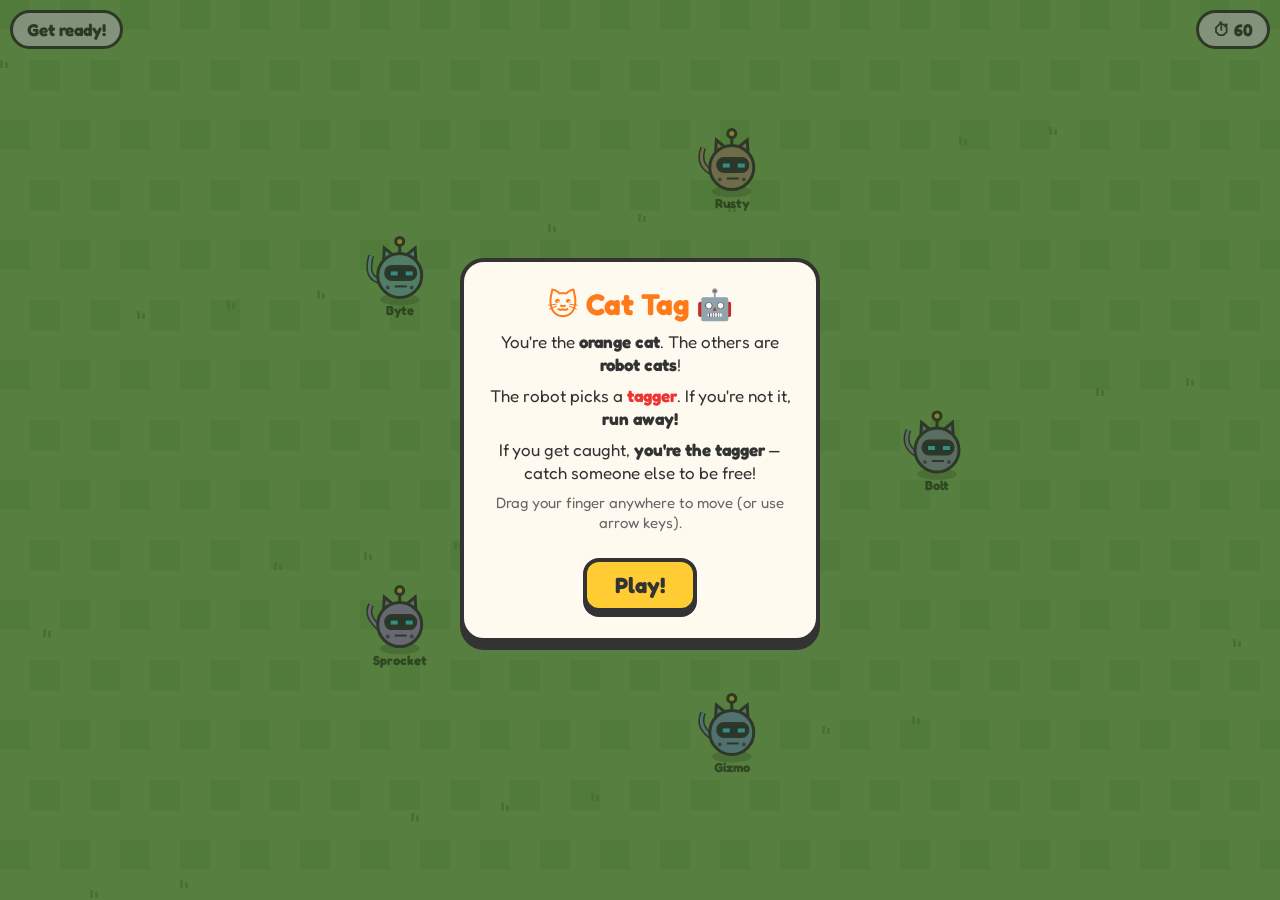
<file: public/games/cat-tag-vs-robot-cats.html>
<!DOCTYPE html>
<html lang="en">
<head>
<meta charset="UTF-8">
<meta name="viewport" content="width=device-width, initial-scale=1, maximum-scale=1, user-scalable=no">
<title>Cat Tag vs Robot Cats</title>
<link href="https://fonts.googleapis.com/css2?family=Fredoka:wght@500;700&display=swap" rel="stylesheet">
<style>
  * { box-sizing: border-box; margin: 0; padding: 0; -webkit-user-select: none; user-select: none; -webkit-tap-highlight-color: transparent; }
  html, body { width: 100%; height: 100%; overflow: hidden; background: #8fd16a; font-family: 'Fredoka', system-ui, sans-serif; touch-action: none; }
  canvas { display: block; width: 100%; height: 100%; }
  #hud { position: fixed; top: 10px; left: 10px; right: 10px; display: flex; justify-content: space-between; gap: 8px; pointer-events: none; }
  .pill { background: rgba(255,255,255,.88); border: 3px solid #333; border-radius: 999px; padding: 6px 14px; font-weight: 700; font-size: 17px; color: #333; }
  #status.it { background: #ff5a5a; color: #fff; }
  #overlay { position: fixed; inset: 0; display: flex; align-items: center; justify-content: center; background: rgba(40,60,30,.55); }
  .card { background: #fffaf0; border: 4px solid #333; border-radius: 24px; padding: 26px 22px; max-width: 360px; width: 88%; text-align: center; box-shadow: 0 8px 0 #333; }
  .card h1 { font-size: 30px; color: #ff7a1a; margin-bottom: 10px; line-height: 1.1; }
  .card p { font-size: 17px; color: #333; margin: 8px 0; line-height: 1.35; }
  .card .big { font-size: 26px; font-weight: 700; }
  button { margin-top: 16px; font-family: inherit; font-size: 22px; font-weight: 700; background: #ffcc33; border: 4px solid #333; border-radius: 16px; padding: 10px 28px; box-shadow: 0 5px 0 #333; color: #333; cursor: pointer; }
  button:active { transform: translateY(4px); box-shadow: 0 1px 0 #333; }
  .hidden { display: none !important; }
</style>
</head>
<body>
<canvas id="c"></canvas>
<div id="hud">
  <div class="pill" id="status">Get ready!</div>
  <div class="pill" id="timer">60</div>
</div>
<div id="overlay">
  <div class="card" id="card">
    <h1>🐱 Cat Tag 🤖</h1>
    <p>You're the <b>orange cat</b>. The others are <b>robot cats</b>!</p>
    <p>The robot picks a <b style="color:#e33">tagger</b>. If you're not it, <b>run away!</b></p>
    <p>If you get caught, <b>you're the tagger</b> — catch someone else to be free!</p>
    <p style="font-size:15px;color:#666">Drag your finger anywhere to move (or use arrow keys).</p>
    <button id="startBtn">Play!</button>
  </div>
</div>
<script>
const cv = document.getElementById('c');
const ctx = cv.getContext('2d');
let W, H, DPR;
function resize() {
  DPR = Math.min(window.devicePixelRatio || 1, 2);
  W = window.innerWidth; H = window.innerHeight;
  cv.width = W * DPR; cv.height = H * DPR;
  ctx.setTransform(DPR, 0, 0, DPR, 0, 0);
}
window.addEventListener('resize', resize); resize();

const R = 22;                 // cat radius
const ROUND = 60;             // seconds per round
const ROBOT_COLORS = ['#9aa7b8', '#7fb3d5', '#b39ddb', '#80cbc4', '#c5a880'];
const ROBOT_NAMES = ['Bolt', 'Gizmo', 'Sprocket', 'Byte', 'Rusty'];

let cats = [], tagger = null, state = 'menu', timeLeft = ROUND;
let pickTimer = 0, pickIndex = 0, pickSpins = 0;
let yourItTime = 0, timesCaught = 0, tagsMade = 0;
let popups = [], lastT = 0;

function makeCats() {
  cats = [];
  const n = 5;
  cats.push({ x: W/2, y: H/2, vx: 0, vy: 0, player: true, name: 'You', color: '#ff9a3c', freeze: 0, noTagBack: null, noTagTime: 0, wander: 0, face: 1 });
  for (let i = 0; i < n; i++) {
    const a = (i / n) * Math.PI * 2;
    const d = Math.min(W, H) * 0.33;
    cats.push({ x: W/2 + Math.cos(a)*d, y: H/2 + Math.sin(a)*d, vx: 0, vy: 0, player: false,
      name: ROBOT_NAMES[i], color: ROBOT_COLORS[i], freeze: 0, noTagBack: null, noTagTime: 0,
      wander: Math.random()*Math.PI*2, face: 1 });
  }
}

// ---------- input ----------
const keys = {};
window.addEventListener('keydown', e => { keys[e.key] = true; });
window.addEventListener('keyup', e => { keys[e.key] = false; });
let touch = null; // {sx, sy, x, y}
cv.addEventListener('pointerdown', e => { touch = { sx: e.clientX, sy: e.clientY, x: e.clientX, y: e.clientY, id: e.pointerId }; });
cv.addEventListener('pointermove', e => { if (touch && e.pointerId === touch.id) { touch.x = e.clientX; touch.y = e.clientY; } });
const endTouch = e => { if (touch && e.pointerId === touch.id) touch = null; };
cv.addEventListener('pointerup', endTouch);
cv.addEventListener('pointercancel', endTouch);

function playerInput() {
  let dx = 0, dy = 0;
  if (keys.ArrowLeft || keys.a) dx -= 1;
  if (keys.ArrowRight || keys.d) dx += 1;
  if (keys.ArrowUp || keys.w) dy -= 1;
  if (keys.ArrowDown || keys.s) dy += 1;
  if (touch) {
    const tx = touch.x - touch.sx, ty = touch.y - touch.sy;
    const m = Math.hypot(tx, ty);
    if (m > 8) { const k = Math.min(m, 60) / 60; dx = tx/m*k; dy = ty/m*k; }
  }
  const m = Math.hypot(dx, dy);
  if (m > 1) { dx /= m; dy /= m; }
  return [dx, dy];
}

// ---------- game flow ----------
function startGame() {
  document.getElementById('overlay').classList.add('hidden');
  makeCats();
  tagger = null; timeLeft = ROUND; yourItTime = 0; timesCaught = 0; tagsMade = 0; popups = [];
  state = 'picking'; pickTimer = 0; pickIndex = 0;
  pickSpins = 12 + Math.floor(Math.random() * cats.length);
}
document.getElementById('startBtn').addEventListener('click', startGame);

function setTagger(newT, oldT) {
  tagger = newT;
  newT.freeze = 1.2;             // new tagger counts to 3 before chasing
  if (oldT) { newT.noTagBack = oldT; newT.noTagTime = 2.5; }
  popup(newT.x, newT.y - 40, newT.player ? "YOU'RE IT!" : newT.name + ' is IT!', '#e33');
}

function popup(x, y, text, color) { popups.push({ x, y, text, color, t: 1.4 }); }

function endRound() {
  state = 'over';
  const ov = document.getElementById('overlay');
  const freeTime = ROUND - yourItTime;
  let msg = timesCaught === 0 ? 'Nobody could catch you! 🏆' :
            yourItTime < 15 ? 'Super speedy cat! ⭐' :
            yourItTime < 30 ? 'Nice running! 😺' : 'Those robots are sneaky! 🤖';
  document.getElementById('card').innerHTML = `
    <h1>Time's up!</h1>
    <p class="big">${msg}</p>
    <p>You were free for <b>${Math.round(freeTime)}</b> seconds</p>
    <p>You got caught <b>${timesCaught}</b> times</p>
    <p>You tagged robots <b>${tagsMade}</b> times</p>
    <button id="againBtn">Play again!</button>`;
  ov.classList.remove('hidden');
  document.getElementById('againBtn').addEventListener('click', startGame);
}

// ---------- update ----------
function update(dt) {
  for (const p of popups) { p.t -= dt; p.y -= 30*dt; }
  popups = popups.filter(p => p.t > 0);

  if (state === 'picking') {
    pickTimer += dt;
    const step = 0.08 + pickIndex * 0.012;
    if (pickTimer > step) {
      pickTimer = 0; pickIndex++;
      if (pickIndex >= pickSpins) { state = 'play'; setTagger(cats[pickIndex % cats.length], null); }
    }
    return;
  }
  if (state !== 'play') return;

  timeLeft -= dt;
  if (tagger && tagger.player) yourItTime += dt;
  if (timeLeft <= 0) { timeLeft = 0; endRound(); return; }

  for (const c of cats) {
    if (c.freeze > 0) { c.freeze -= dt; c.vx *= 0.8; c.vy *= 0.8; continue; }
    if (c.noTagTime > 0) { c.noTagTime -= dt; if (c.noTagTime <= 0) c.noTagBack = null; }
    let dx = 0, dy = 0, speed;
    const isIt = c === tagger;

    if (c.player) {
      [dx, dy] = playerInput();
      speed = isIt ? 215 : 200;
    } else if (isIt) {
      // chase the nearest cat it's allowed to tag
      let best = null, bd = 1e9;
      for (const o of cats) {
        if (o === c || o === c.noTagBack) continue;
        const d = Math.hypot(o.x - c.x, o.y - c.y);
        if (d < bd) { bd = d; best = o; }
      }
      if (best) { dx = best.x - c.x; dy = best.y - c.y; }
      speed = 175;
    } else {
      // run away from tagger, plus a little wandering
      c.wander += (Math.random() - 0.5) * 3 * dt;
      dx = Math.cos(c.wander) * 0.4; dy = Math.sin(c.wander) * 0.4;
      if (tagger) {
        const tx = c.x - tagger.x, ty = c.y - tagger.y, d = Math.hypot(tx, ty) || 1;
        if (d < 240) { dx += tx/d * 2; dy += ty/d * 2; }
      }
      // avoid walls so they don't get stuck in corners
      const m = 80;
      if (c.x < m) dx += (m - c.x) / m * 2.5;
      if (c.x > W - m) dx -= (c.x - (W - m)) / m * 2.5;
      if (c.y < m + 50) dy += (m + 50 - c.y) / m * 2.5;
      if (c.y > H - m) dy -= (c.y - (H - m)) / m * 2.5;
      speed = 155;
    }
    const mag = Math.hypot(dx, dy);
    if (mag > 0.01) {
      const k = c.player ? 1 : 1 / mag;
      c.vx += (dx * k * speed - c.vx) * Math.min(1, dt * 8);
      c.vy += (dy * k * speed - c.vy) * Math.min(1, dt * 8);
    } else { c.vx *= 0.85; c.vy *= 0.85; }
    c.x += c.vx * dt; c.y += c.vy * dt;
    if (Math.abs(c.vx) > 5) c.face = c.vx > 0 ? 1 : -1;
    c.x = Math.max(R, Math.min(W - R, c.x));
    c.y = Math.max(R + 50, Math.min(H - R, c.y));
  }

  // push overlapping runners apart a bit
  for (let i = 0; i < cats.length; i++) for (let j = i + 1; j < cats.length; j++) {
    const a = cats[i], b = cats[j];
    if (a === tagger || b === tagger) continue;
    const dx = b.x - a.x, dy = b.y - a.y, d = Math.hypot(dx, dy);
    if (d > 0 && d < R * 2) { const p = (R*2 - d) / 2; a.x -= dx/d*p; a.y -= dy/d*p; b.x += dx/d*p; b.y += dy/d*p; }
  }

  // tagging!
  if (tagger && tagger.freeze <= 0) {
    for (const o of cats) {
      if (o === tagger || o === tagger.noTagBack) continue;
      if (Math.hypot(o.x - tagger.x, o.y - tagger.y) < R * 2) {
        const old = tagger;
        if (o.player) timesCaught++;
        if (old.player) tagsMade++;
        popup(old.x, old.y - 40, old.player ? 'Free! 🎉' : 'Tag!', '#2a8a2a');
        setTagger(o, old);
        break;
      }
    }
  }
}

// ---------- drawing ----------
function drawCat(c, highlight) {
  const isIt = c === tagger;
  const t = performance.now() / 1000;
  const moving = Math.hypot(c.vx, c.vy) > 20;
  const bob = moving ? Math.sin(t * 18 + c.x) * 2 : 0;
  ctx.save();
  ctx.translate(c.x, c.y + bob);

  // shadow
  ctx.fillStyle = 'rgba(0,0,0,.18)';
  ctx.beginPath(); ctx.ellipse(0, R - bob + 2, R * 0.9, 6, 0, 0, Math.PI*2); ctx.fill();

  // tagger glow
  if (isIt || highlight) {
    ctx.strokeStyle = highlight && !isIt ? '#ffd400' : '#ff3b3b';
    ctx.lineWidth = 5;
    ctx.globalAlpha = 0.6 + Math.sin(t * 8) * 0.3;
    ctx.beginPath(); ctx.arc(0, 0, R + 9, 0, Math.PI*2); ctx.stroke();
    ctx.globalAlpha = 1;
  }

  ctx.scale(c.face, 1);
  ctx.lineWidth = 3; ctx.strokeStyle = '#333'; ctx.fillStyle = c.color;

  // tail
  ctx.beginPath(); ctx.moveTo(-R*0.8, 6);
  ctx.quadraticCurveTo(-R*1.6, -2 + Math.sin(t*6 + c.y)*6, -R*1.3, -R*0.9);
  ctx.lineWidth = 6; ctx.stroke(); ctx.lineWidth = 3;
  ctx.strokeStyle = c.color; ctx.lineWidth = 3;
  ctx.beginPath(); ctx.moveTo(-R*0.8, 6);
  ctx.quadraticCurveTo(-R*1.6, -2 + Math.sin(t*6 + c.y)*6, -R*1.3, -R*0.9); ctx.stroke();
  ctx.strokeStyle = '#333';

  // ears
  for (const s of [-1, 1]) {
    ctx.beginPath();
    ctx.moveTo(s*R*0.75, -R*0.45); ctx.lineTo(s*R*0.7, -R*1.25); ctx.lineTo(s*R*0.15, -R*0.8);
    ctx.closePath(); ctx.fill(); ctx.stroke();
  }
  // head/body
  ctx.beginPath(); ctx.arc(0, 0, R, 0, Math.PI*2); ctx.fill(); ctx.stroke();

  if (c.player) {
    // stripes
    ctx.strokeStyle = '#d4691a'; ctx.lineWidth = 3;
    for (const s of [-1, 0, 1]) { ctx.beginPath(); ctx.moveTo(s*7, -R+3); ctx.lineTo(s*6, -R+11); ctx.stroke(); }
    ctx.strokeStyle = '#333';
    // eyes
    ctx.fillStyle = '#333';
    ctx.beginPath(); ctx.arc(-7, -2, 3.2, 0, Math.PI*2); ctx.arc(9, -2, 3.2, 0, Math.PI*2); ctx.fill();
    ctx.fillStyle = '#fff';
    ctx.beginPath(); ctx.arc(-6, -3, 1.1, 0, Math.PI*2); ctx.arc(10, -3, 1.1, 0, Math.PI*2); ctx.fill();
    // nose + mouth
    ctx.fillStyle = '#ff6f91';
    ctx.beginPath(); ctx.moveTo(1, 4); ctx.lineTo(5, 4); ctx.lineTo(3, 7); ctx.closePath(); ctx.fill();
    ctx.lineWidth = 2;
    ctx.beginPath(); ctx.arc(1, 8, 2.5, 0, Math.PI); ctx.arc(5.5, 8, 2.5, 0, Math.PI); ctx.stroke();
    // whiskers
    ctx.lineWidth = 1.5;
    for (const s of [-1, 1]) { ctx.beginPath(); ctx.moveTo(14, 5 + s*2); ctx.lineTo(27, 3 + s*5); ctx.stroke(); }
  } else {
    // robot: antenna, visor, bolts
    ctx.beginPath(); ctx.moveTo(0, -R); ctx.lineTo(0, -R - 10); ctx.stroke();
    ctx.fillStyle = isIt ? '#ff3b3b' : '#ffdd33';
    ctx.beginPath(); ctx.arc(0, -R - 12, 4, 0, Math.PI*2); ctx.fill(); ctx.stroke();
    ctx.fillStyle = '#2b2f3a';
    roundRect(-14, -9, 30, 13, 6); ctx.fill(); ctx.stroke();
    ctx.fillStyle = isIt ? '#ff4d4d' : '#44f0ff';
    const blink = Math.sin(t * 2 + c.x) > 0.96 ? 0.5 : 4;
    ctx.fillRect(-9, -4, 7, blink); ctx.fillRect(6, -4, 7, blink);
    ctx.fillStyle = '#555';
    ctx.beginPath(); ctx.arc(-12, 12, 2, 0, Math.PI*2); ctx.arc(12, 12, 2, 0, Math.PI*2); ctx.fill();
    ctx.lineWidth = 2;
    ctx.beginPath(); ctx.moveTo(-5, 11); ctx.lineTo(7, 11); ctx.stroke();
  }
  ctx.restore();

  // name / IT tag
  ctx.font = '700 13px Fredoka, sans-serif'; ctx.textAlign = 'center';
  if (isIt) {
    ctx.fillStyle = '#ff3b3b';
    roundRect(c.x - 18, c.y - R - 40, 36, 20, 8); ctx.fill();
    ctx.fillStyle = '#fff'; ctx.fillText(c.freeze > 0 ? Math.ceil(c.freeze * 2.5) : 'IT', c.x, c.y - R - 25);
  } else {
    ctx.fillStyle = 'rgba(0,0,0,.6)'; ctx.fillText(c.name, c.x, c.y + R + 18);
  }
}

function roundRect(x, y, w, h, r) {
  ctx.beginPath(); ctx.moveTo(x + r, y); ctx.arcTo(x + w, y, x + w, y + h, r);
  ctx.arcTo(x + w, y + h, x, y + h, r); ctx.arcTo(x, y + h, x, y, r); ctx.arcTo(x, y, x + w, y, r); ctx.closePath();
}

function drawField() {
  ctx.fillStyle = '#8fd16a'; ctx.fillRect(0, 0, W, H);
  ctx.fillStyle = '#84c860';
  for (let y = 0; y < H; y += 60) for (let x = (y/60)%2 ? 30 : 0; x < W; x += 60) ctx.fillRect(x, y, 30, 30);
  ctx.fillStyle = '#6fb34c';
  for (let i = 0; i < 25; i++) { const x = (i * 137) % W, y = 60 + (i * 251) % (H - 60); ctx.fillRect(x, y, 3, 8); ctx.fillRect(x + 5, y + 2, 3, 6); }
}

function drawJoystick() {
  if (!touch || state !== 'play') return;
  ctx.globalAlpha = 0.35; ctx.fillStyle = '#fff'; ctx.strokeStyle = '#333'; ctx.lineWidth = 3;
  ctx.beginPath(); ctx.arc(touch.sx, touch.sy, 60, 0, Math.PI*2); ctx.fill(); ctx.stroke();
  const dx = touch.x - touch.sx, dy = touch.y - touch.sy, m = Math.hypot(dx, dy), k = m > 60 ? 60/m : 1;
  ctx.globalAlpha = 0.7;
  ctx.beginPath(); ctx.arc(touch.sx + dx*k, touch.sy + dy*k, 24, 0, Math.PI*2); ctx.fill(); ctx.stroke();
  ctx.globalAlpha = 1;
}

function draw() {
  drawField();
  const sorted = [...cats].sort((a, b) => a.y - b.y);
  const hl = state === 'picking' ? cats[pickIndex % cats.length] : null;
  for (const c of sorted) drawCat(c, c === hl);

  if (state === 'picking') {
    ctx.font = '700 26px Fredoka, sans-serif'; ctx.textAlign = 'center';
    ctx.fillStyle = '#fff'; ctx.strokeStyle = '#333'; ctx.lineWidth = 6;
    ctx.strokeText('🤖 Robot is choosing the tagger…', W/2, 90);
    ctx.fillText('🤖 Robot is choosing the tagger…', W/2, 90);
  }
  for (const p of popups) {
    ctx.globalAlpha = Math.min(1, p.t * 1.5);
    ctx.font = '700 22px Fredoka, sans-serif'; ctx.textAlign = 'center';
    ctx.strokeStyle = '#fff'; ctx.lineWidth = 5; ctx.strokeText(p.text, p.x, p.y);
    ctx.fillStyle = p.color; ctx.fillText(p.text, p.x, p.y);
  }
  ctx.globalAlpha = 1;
  drawJoystick();

  // HUD
  const st = document.getElementById('status');
  if (state === 'play' && tagger) {
    if (tagger.player) { st.textContent = tagger.freeze > 0 ? "You're IT! Get ready…" : "You're IT! Tag a robot!"; st.className = 'pill it'; }
    else { st.textContent = 'Run! ' + tagger.name + ' is IT!'; st.className = 'pill'; }
  } else if (state === 'picking') { st.textContent = 'Choosing…'; st.className = 'pill'; }
  document.getElementById('timer').textContent = '⏱ ' + Math.ceil(timeLeft);
}

function loop(ts) {
  const dt = Math.min(0.05, (ts - lastT) / 1000 || 0);
  lastT = ts;
  update(dt); draw();
  requestAnimationFrame(loop);
}
makeCats();
requestAnimationFrame(loop);
</script>
</body>
</html>
</file>
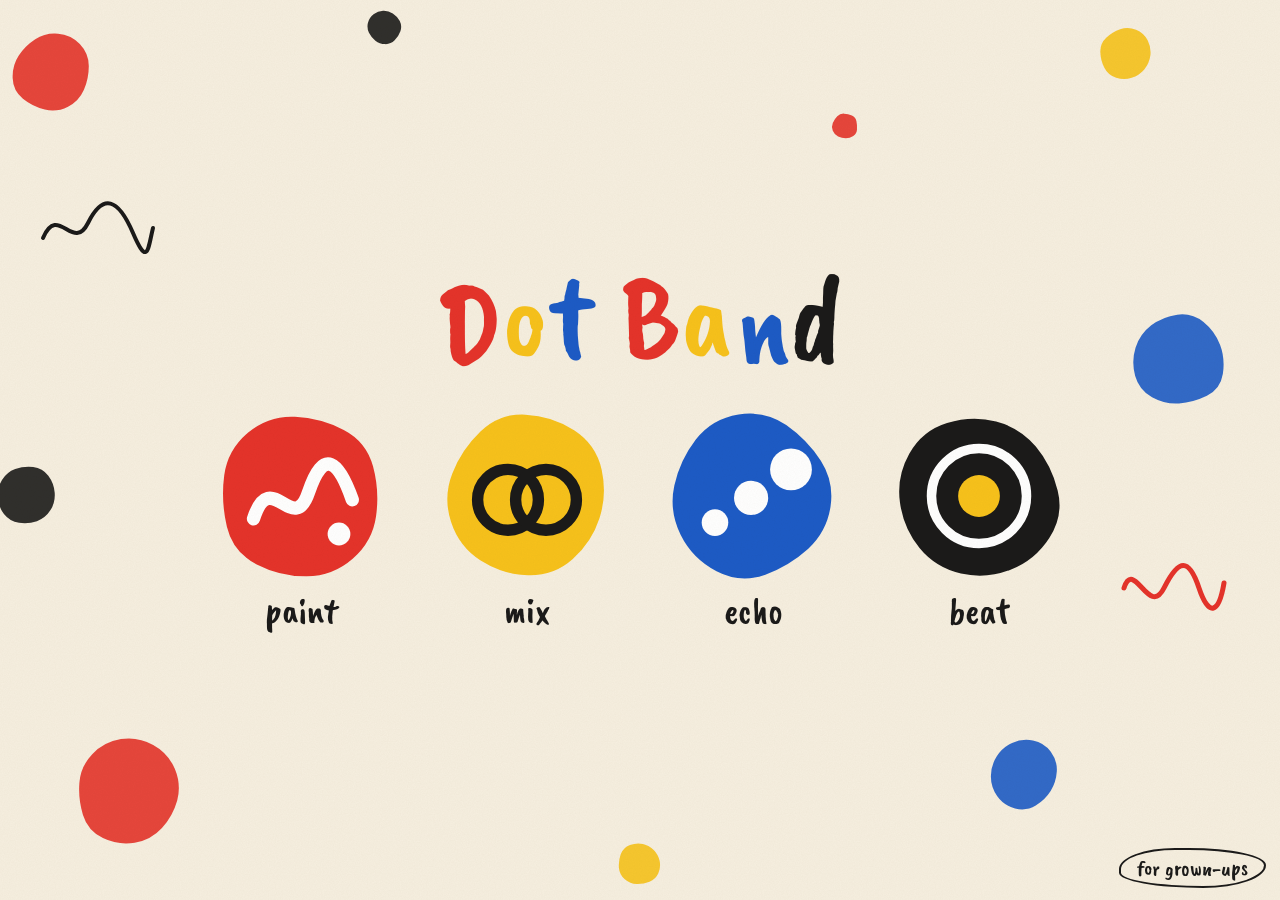
<file: public/games/dot-band.html>
<!DOCTYPE html>
<html lang="en">
<head>
<meta charset="utf-8">
<meta name="viewport" content="width=device-width, initial-scale=1, maximum-scale=1, user-scalable=no">
<title>Dot Band — paint, mix &amp; play</title>
<link rel="preconnect" href="https://fonts.googleapis.com">
<link rel="preconnect" href="https://fonts.gstatic.com" crossorigin>
<link href="https://fonts.googleapis.com/css2?family=Caveat+Brush&display=swap" rel="stylesheet">
<style>
:root{--paper:#f6efe0;--black:#1b1a19}
*{box-sizing:border-box;margin:0;padding:0;-webkit-tap-highlight-color:transparent;user-select:none;-webkit-user-select:none}
html,body{height:100%;overflow:hidden;background:var(--paper);font-family:'Caveat Brush','Comic Sans MS',cursive;color:var(--black)}
body{touch-action:none;overscroll-behavior:none}
body::after{content:"";position:fixed;inset:0;pointer-events:none;z-index:60;opacity:.5;mix-blend-mode:multiply;
 background-image:url("data:image/svg+xml;utf8,<svg xmlns='http://www.w3.org/2000/svg' width='220' height='220'><filter id='n'><feTurbulence type='fractalNoise' baseFrequency='.85' numOctaves='2' stitchTiles='stitch'/><feColorMatrix values='0 0 0 0 .45  0 0 0 0 .4  0 0 0 0 .3  0 0 0 .16 0'/></filter><rect width='220' height='220' filter='url(%23n)'/></svg>")}
.screen{position:fixed;inset:0;display:none}
.screen.on{display:block}
.blob{position:relative;cursor:pointer;transition:transform .18s cubic-bezier(.3,1.6,.5,1)}
.blob svg{width:100%;height:100%;display:block;overflow:visible}
.blob:active{transform:scale(.9)}
.ring{opacity:0;transition:opacity .12s}

/* HOME */
#deco{position:absolute;inset:0;pointer-events:none}
#deco div{position:absolute}
.home-wrap{position:absolute;inset:0;display:flex;flex-direction:column;align-items:center;justify-content:center;gap:3vmin;padding:20px}
h1{font-size:min(17vmin,120px);font-weight:400;line-height:.9;letter-spacing:2px;text-align:center}
h1 span{display:inline-block}
.menu{display:flex;flex-wrap:wrap;justify-content:center;gap:4vmin;max-width:1000px}
.item{display:flex;flex-direction:column;align-items:center}
.item .blob{width:min(34vmin,190px);height:min(34vmin,190px)}
.item b{font-weight:400;font-size:min(7vmin,38px);margin-top:-4px}
.item:nth-child(1) .blob{animation:bob 3s ease-in-out infinite}
.item:nth-child(2) .blob{animation:bob 3s ease-in-out .4s infinite}
.item:nth-child(3) .blob{animation:bob 3s ease-in-out .8s infinite}
.item:nth-child(4) .blob{animation:bob 3s ease-in-out 1.2s infinite}
@keyframes bob{50%{transform:translateY(-6px) rotate(2deg)}}
.grown{position:absolute;right:14px;bottom:max(12px,env(safe-area-inset-bottom));font:inherit;font-size:22px;background:none;border:2.5px solid var(--black);border-radius:40% 55% 45% 60%/55% 45% 60% 40%;padding:4px 16px;cursor:pointer;color:var(--black);z-index:5}
.panel{position:absolute;inset:0;background:rgba(246,239,224,.97);z-index:30;display:none;overflow:auto;touch-action:pan-y;padding:28px 22px 40px}
.panel.on{display:block}
.panel .inner{max-width:680px;margin:0 auto;font-family:Georgia,'Times New Roman',serif;font-size:17px;line-height:1.5;user-select:text;-webkit-user-select:text}
.panel h2{font-family:'Caveat Brush',cursive;font-weight:400;font-size:40px;margin-bottom:6px}
.panel h3{font-family:'Caveat Brush',cursive;font-weight:400;font-size:28px;margin:18px 0 2px;display:flex;align-items:center;gap:10px}
.panel h3 i{display:inline-block;width:22px;height:22px;border-radius:50%}
.panel p,.panel li{margin:4px 0}
.panel ul{padding-left:20px}
.panel .x{position:sticky;top:0;float:right;font:inherit;font-family:'Caveat Brush',cursive;font-size:26px;background:var(--black);color:#fff;border:0;border-radius:50%;width:48px;height:48px;cursor:pointer}

/* COMMON GAME UI */
.back{position:absolute;left:12px;top:max(12px,env(safe-area-inset-top));width:64px;height:64px;z-index:20}
.stars{position:absolute;top:max(22px,env(safe-area-inset-top));left:50%;transform:translateX(-50%);display:flex;gap:6px;z-index:15;pointer-events:none;max-width:70vw;flex-wrap:wrap;justify-content:center}
.stars svg{width:26px;height:26px;animation:popin .4s cubic-bezier(.3,1.8,.5,1)}
@keyframes popin{from{transform:scale(0)}}
.center{position:absolute;inset:0;display:grid;place-items:center;pointer-events:none;z-index:12}
.startbtn{pointer-events:auto;width:min(32vmin,180px);height:min(32vmin,180px);animation:breathe 1.6s ease-in-out infinite}
.hidden{display:none!important}
.pair{display:flex;gap:min(7vmin,48px)}
.pair .startbtn{width:min(28vmin,160px);height:min(28vmin,160px)}
.pair .startbtn:nth-child(2){animation-delay:.4s}
@keyframes breathe{50%{transform:scale(1.07)}}
@keyframes wob{0%,100%{transform:rotate(0)}20%{transform:rotate(-7deg)}40%{transform:rotate(6deg)}60%{transform:rotate(-4deg)}80%{transform:rotate(3deg)}}
.wob{animation:wob .6s ease-in-out}
.conf{position:fixed;pointer-events:none;z-index:40}
.conf svg{width:100%;height:100%;display:block}
canvas{position:absolute;inset:0;width:100%;height:100%;display:block}
.fx{pointer-events:none}

/* PAINT */
.tools{position:absolute;left:0;right:0;bottom:max(10px,env(safe-area-inset-bottom));display:flex;justify-content:center;align-items:center;gap:min(2.5vmin,16px);pointer-events:none;z-index:10;flex-wrap:wrap;padding:0 8px}
.tools .blob{pointer-events:auto;width:min(14vmin,78px);height:min(14vmin,78px)}
.tools .sel{transform:scale(1.22)}
.tools .sel .ring{opacity:1}
.tools .gap{width:min(4vmin,24px)}

/* MIX */
.mixwrap{position:absolute;inset:0;display:flex;flex-direction:column;align-items:center;justify-content:space-evenly;padding:84px 10px max(18px,env(safe-area-inset-bottom))}
.target-row{display:flex;align-items:center;gap:4vmin}
#target{width:min(24vmin,140px);height:min(24vmin,140px);cursor:default}
#target .ring{opacity:1}
.arrow{width:min(14vmin,80px);height:min(14vmin,80px)}
#bowl{width:min(44vmin,300px);height:min(44vmin,300px);position:relative}
#bowl svg{width:100%;height:100%;overflow:visible}
#bowlpaint{transform-box:fill-box;transform-origin:center;transition:fill .5s,transform .45s cubic-bezier(.3,1.6,.5,1)}
.stir{animation:stir .7s ease-in-out}
@keyframes stir{to{transform:rotate(360deg) scale(1)}}
.pots{display:flex;gap:min(6vmin,40px)}
.pots .blob{width:min(21vmin,120px);height:min(21vmin,120px);touch-action:none}
.ghost{position:fixed;width:min(19vmin,110px);height:min(19vmin,110px);transform:translate(-50%,-50%);pointer-events:none;z-index:35}
.ghost svg{width:100%;height:100%}

/* ECHO */
.pads{position:absolute;inset:0;display:grid;grid-template-columns:repeat(2,auto);place-content:center;gap:min(5vmin,36px);padding-top:56px}
.pad{width:min(36vmin,220px);height:min(36vmin,220px)}
.pad.lit{transform:scale(1.13)}
.pad.lit .ring{opacity:1}
.pads.wait .pad{animation:breathe 1.6s ease-in-out infinite}
.pads.wait .pad:nth-child(2){animation-delay:.2s}
.pads.wait .pad:nth-child(3){animation-delay:.4s}
.pads.wait .pad:nth-child(4){animation-delay:.6s}
.pads.wait .pad.lit{animation:none}
</style>
</head>
<body>

<!-- HOME -->
<section id="home" class="screen on">
  <div id="deco"></div>
  <div class="home-wrap">
    <h1 id="title"></h1>
    <div class="menu" id="menu"></div>
  </div>
  <button class="grown" id="grownBtn">for grown-ups</button>
  <div class="panel" id="panel">
    <div class="inner">
      <button class="x" id="closePanel" aria-label="Close">✕</button>
      <h2>Dot Band, for grown-ups</h2>
      <p>Four small games, no reading needed. Each one practises skills that matter throughout early childhood, roughly from age 3 to 8. Every child gets there in their own time, so there are no levels to pass and no right age for any game. None of the games punish mistakes. A wrong answer just replays or wobbles, so it's safe to try things.</p>

      <h3><i style="background:#e5332a"></i>Paint a song</h3>
      <ul>
        <li><b>Cause and effect, creativity:</b> every dot and line makes a sound.</li>
        <li><b>High and low:</b> painting near the top gives high notes and near the bottom gives low notes, which links space to sound.</li>
        <li><b>Fine motor control:</b> dragging a finger to draw a line.</li>
        <li><b>Early "reading" direction:</b> ▶ plays the painting from left to right like a score. Each colour is a different instrument.</li>
      </ul>

      <h3><i style="background:#f7c21b"></i>Mix</h3>
      <ul>
        <li><b>Colour theory:</b> red, yellow and blue mix into orange, green and purple.</li>
        <li><b>Predicting and testing:</b> "Which two make green?" They make a guess and then check it.</li>
        <li><b>Hand–eye control:</b> dragging paint into the bowl. Tapping a colour works too.</li>
      </ul>

      <h3><i style="background:#1d5bc6"></i>Echo</h3>
      <ul>
        <li><b>Listening and working memory:</b> the dots sing a little tune and the child copies it.</li>
        <li><b>Attention, sequencing and taking turns.</b> The tune grows one note at a time, up to 8. A mistake only replays the same tune.</li>
      </ul>

      <h3><i style="background:#1b1a19"></i>Beat</h3>
      <ul>
        <li><b>Rhythm and timing:</b> tap each dot when the black ring closes onto it. There are two songs: the star plays <i>Twinkle Twinkle</i>, and the sun plays an original slow, floating tune with sliding notes and soft echoes over a gentle two-chord sway.</li>
        <li><b>Visual tracking and hand–eye coordination.</b> Dots that are tapped in time play <i>Twinkle Twinkle Little Star</i>, and each tap leaves a splash behind.</li>
      </ul>

      <h3>Tips</h3>
      <ul>
        <li>Play together at first and say what you see: "Ooh, yellow and blue… what happened?"</li>
        <li>Short, playful sessions usually work best for young children. Follow your child's lead and stop while it's still fun.</li>
        <li>In Paint, try "draw a staircase going up" and listen to the notes climb.</li>
        <li>Turn the sound on. Everything is made live in the browser, with no ads and nothing downloaded.</li>
      </ul>
    </div>
  </div>
</section>

<!-- PAINT -->
<section id="paint" class="screen">
  <canvas id="pc"></canvas><canvas id="pfx" class="fx"></canvas>
  <div class="tools" id="ptools"></div>
</section>

<!-- MIX -->
<section id="mix" class="screen">
  <div class="stars" id="mstars"></div>
  <div class="mixwrap">
    <div class="target-row"><div id="target" class="blob"></div><div class="arrow" id="marrow"></div></div>
    <div id="bowl"></div>
    <div class="pots" id="pots"></div>
  </div>
</section>

<!-- ECHO -->
<section id="echo" class="screen">
  <div class="stars" id="estars"></div>
  <div class="pads" id="pads"></div>
  <div class="center"><div class="blob startbtn" id="estart"></div></div>
</section>

<!-- BEAT -->
<section id="beat" class="screen">
  <canvas id="bc"></canvas><canvas id="bfx" class="fx"></canvas>
  <div class="stars" id="bstars"></div>
  <div class="center" id="bstart"><div class="pair"><div class="blob startbtn" data-song="twinkle" aria-label="Twinkle song"></div><div class="blob startbtn" data-song="space" aria-label="Sunny song"></div></div></div>
</section>

<script>
/* ---------- helpers ---------- */
const $=s=>document.querySelector(s);
const C={red:'#e5332a',yellow:'#f7c21b',blue:'#1d5bc6',black:'#1b1a19',green:'#2f9d55',orange:'#f2861f',purple:'#7b3ea4',white:'#fffdf7'};
const PENTA=[60,62,64,67,69,72,74,76,79,81];
const INST={red:'marimba',yellow:'bell',blue:'pluck',black:'drum'};
function rng(seed){return function(){seed|=0;seed=seed+0x6D2B79F5|0;let t=Math.imul(seed^seed>>>15,1|seed);t=t+Math.imul(t^t>>>7,61|t)^t;return((t^t>>>14)>>>0)/4294967296}}
function blobPts(cx,cy,r,seed,w=.1,n=9){const R=rng(seed);const off=R()*Math.PI*2;const p=[];for(let i=0;i<n;i++){const a=off+i/n*Math.PI*2;const rr=r*(1+(R()-.5)*2*w);p.push([cx+Math.cos(a)*rr,cy+Math.sin(a)*rr])}return p}
const mid=(a,b)=>[(a[0]+b[0])/2,(a[1]+b[1])/2];
function blobD(cx,cy,r,seed,w=.07,n=10){const p=blobPts(cx,cy,r,seed,w,n);let s=mid(p[p.length-1],p[0]);let d=`M${s[0].toFixed(1)} ${s[1].toFixed(1)}`;for(let i=0;i<p.length;i++){const q=p[i],nx=mid(q,p[(i+1)%p.length]);d+=` Q${q[0].toFixed(1)} ${q[1].toFixed(1)} ${nx[0].toFixed(1)} ${nx[1].toFixed(1)}`}return d+'Z'}
function blobPath(ctx,cx,cy,r,seed,w=.12,n=9){const p=blobPts(cx,cy,r,seed,w,n);let s=mid(p[p.length-1],p[0]);ctx.beginPath();ctx.moveTo(s[0],s[1]);for(let i=0;i<p.length;i++){const q=p[i],nx=mid(q,p[(i+1)%p.length]);ctx.quadraticCurveTo(q[0],q[1],nx[0],nx[1])}ctx.closePath()}
function splat(ctx,x,y,r,color,seed){
  ctx.fillStyle=color;blobPath(ctx,x,y,r,seed,.13,9);ctx.fill();
  const R=rng(seed+11);
  // a few drips / satellite drops, Tullet-style paint
  const k=R()*3|0;for(let i=0;i<k;i++){const a=R()*Math.PI*2,d=r*(1.15+R()*.35);blobPath(ctx,x+Math.cos(a)*d,y+Math.sin(a)*d,r*(.08+R()*.1),seed+i*31,.2,7);ctx.fill()}
  ctx.save();ctx.globalAlpha=.14;ctx.fillStyle='#fff';blobPath(ctx,x-r*.28,y-r*.28,r*.42,seed+3,.3,7);ctx.fill();
  ctx.globalAlpha=.08;ctx.fillStyle='#000';blobPath(ctx,x+r*.22,y+r*.25,r*.45,seed+5,.3,7);ctx.fill();ctx.restore();
}
let SEED=1;
function blobSVG(color,seed,inner='',extra='',ring=false){
  return `<svg viewBox="0 0 100 100">${ring?`<path class="ring" d="${blobD(50,50,51,seed+9,.06,10)}" fill="none" stroke="#1b1a19" stroke-width="3.5"/>`:''}<path d="${blobD(50,50,44,seed,.07,10)}" fill="${color}" ${extra}/>${inner}</svg>`}
const WHITE_EXTRA='stroke="#1b1a19" stroke-width="3"';
const ICON={
  home:'<path d="M32 54 L50 36 L68 54 M38 50 V67 H62 V50" fill="none" stroke="#fff" stroke-width="7" stroke-linecap="round" stroke-linejoin="round"/>',
  play:(c='#fff')=>`<path d="M42 34 L68 50 L42 66Z" fill="${c}" stroke="${c}" stroke-width="6" stroke-linejoin="round"/>`,
  stop:'<rect x="37" y="37" width="26" height="26" rx="4" fill="#1b1a19"/>',
  clear:'<path d="M36 36 L64 64 M64 36 L36 64" stroke="#1b1a19" stroke-width="7" stroke-linecap="round"/>',
};
function fitCanvas(c){const d=Math.min(devicePixelRatio||1,2);c.width=innerWidth*d;c.height=innerHeight*d;const x=c.getContext('2d');x.setTransform(d,0,0,d,0,0);return x}
function center(el){const r=el.getBoundingClientRect();return[r.left+r.width/2,r.top+r.height/2]}
function confetti(x,y,n=16,spread=1){
  const cols=['red','yellow','blue','black','green','orange','purple'];
  for(let i=0;i<n;i++){const s=document.createElement('div');s.className='conf';const z=10+Math.random()*24;
    s.style.cssText=`left:${x}px;top:${y}px;width:${z}px;height:${z}px`;
    s.innerHTML=`<svg viewBox="0 0 100 100"><path d="${blobD(50,50,46,Math.random()*1e6|0,.12,8)}" fill="${C[cols[Math.random()*7|0]]}"/></svg>`;
    document.body.appendChild(s);const a=Math.random()*Math.PI*2,d=(60+Math.random()*170)*spread;
    const an=s.animate([{transform:'translate(-50%,-50%) scale(.2)',opacity:1},{transform:`translate(calc(-50% + ${Math.cos(a)*d}px), calc(-50% + ${Math.sin(a)*d+70}px)) scale(1) rotate(${Math.random()*200}deg)`,opacity:0}],{duration:900+Math.random()*600,easing:'cubic-bezier(.2,.7,.3,1)'});
    an.onfinish=()=>s.remove()}
}
function starRow(el,colors){el.innerHTML=colors.map((c,i)=>`<svg viewBox="0 0 100 100"><path d="${blobD(50,50,44,i*7+3,.1,8)}" fill="${C[c]}"/></svg>`).join('')}

/* ---------- sound (all synthesized, no files) ---------- */
let AC,master;
function A(){if(!AC){AC=new (window.AudioContext||window.webkitAudioContext)();const comp=AC.createDynamicsCompressor();master=AC.createGain();master.gain.value=.55;master.connect(comp);comp.connect(AC.destination)}if(AC.state==='suspended')AC.resume();return AC}
const mf=m=>440*Math.pow(2,(m-69)/12);
function env(g,t,peak,dec){g.gain.setValueAtTime(.0001,t);g.gain.exponentialRampToValueAtTime(Math.max(peak,.0002),t+.008);g.gain.exponentialRampToValueAtTime(.0001,t+dec)}
function osc(type,f,t,peak,dec){const o=AC.createOscillator(),g=AC.createGain();o.type=type;o.frequency.value=f;env(g,t,peak,dec);o.connect(g);g.connect(master);o.start(t);o.stop(t+dec+.05)}
function noise(t,dur,vol,hp=1000,sweep){const n=Math.max(1,AC.sampleRate*dur|0),b=AC.createBuffer(1,n,AC.sampleRate),d=b.getChannelData(0);for(let i=0;i<n;i++)d[i]=Math.random()*2-1;
  const s=AC.createBufferSource(),f=AC.createBiquadFilter(),g=AC.createGain();s.buffer=b;
  if(sweep){f.type='bandpass';f.Q.value=2;f.frequency.setValueAtTime(sweep[0],t);f.frequency.exponentialRampToValueAtTime(sweep[1],t+dur)}else{f.type='highpass';f.frequency.value=hp}
  env(g,t,vol,dur);s.connect(f);f.connect(g);g.connect(master);s.start(t)}
function play(m,inst='marimba',delay=0,vol=1){
  try{A()}catch(e){return}
  const t=AC.currentTime+delay+.01,f=mf(m);
  if(inst==='marimba'){osc('sine',f,t,.5*vol,.9);osc('sine',f*4,t,.07*vol,.12);osc('triangle',f*2,t,.05*vol,.3)}
  else if(inst==='bell'){osc('sine',f*2,t,.22*vol,1.7);osc('sine',f*2*2.76,t,.06*vol,.6);osc('triangle',f,t,.14*vol,1.2)}
  else if(inst==='pluck'){const o=AC.createOscillator(),g=AC.createGain(),lp=AC.createBiquadFilter();o.type='sawtooth';o.frequency.value=f;lp.type='lowpass';lp.frequency.setValueAtTime(3200,t);lp.frequency.exponentialRampToValueAtTime(280,t+.45);env(g,t,.28*vol,.75);o.connect(lp);lp.connect(g);g.connect(master);o.start(t);o.stop(t+.8)}
  else if(inst==='glide'){glide(f,t,vol)}
  else if(inst==='drum'){const o=AC.createOscillator(),g=AC.createGain();o.type='sine';o.frequency.setValueAtTime(f/2+70,t);o.frequency.exponentialRampToValueAtTime(42,t+.18);env(g,t,.85*vol,.38);o.connect(g);g.connect(master);o.start(t);o.stop(t+.45);noise(t,.07,.22*vol,2500)}
}
const sfx={
  yay(){[0,4,7,12,16,19].forEach((s,i)=>play(72+s,'bell',i*.085,.8))},
  oops(){play(55,'pluck',0,.8);play(50,'pluck',.2,.8)},
  swoosh(){try{A();noise(AC.currentTime+.01,.55,.35,0,[300,5000])}catch(e){}},
};

/* echo bus, warm slide voice, swaying chord pad, soft bass and "breath" (for the floaty song) */
let echoIn=null,pad=null;
function echoBus(){A();if(!echoIn){echoIn=AC.createGain();const d=AC.createDelay(2),fb=AC.createGain(),lp=AC.createBiquadFilter(),wet=AC.createGain();
  d.delayTime.value=.41;fb.gain.value=.36;lp.type='lowpass';lp.frequency.value=2600;wet.gain.value=.42;
  echoIn.connect(master);echoIn.connect(d);d.connect(lp);lp.connect(fb);fb.connect(d);lp.connect(wet);wet.connect(master)}return echoIn}
function glide(f,t,vol){const bus=echoBus(),g=AC.createGain(),lp=AC.createBiquadFilter();
  const os=[['triangle',0],['sine',5],['sine',-5]].map(([ty,det])=>{const o=AC.createOscillator();o.type=ty;o.detune.value=det;o.frequency.setValueAtTime(f*.944,t);o.frequency.exponentialRampToValueAtTime(f,t+.16);o.connect(lp);o.start(t);o.stop(t+2);return o});
  const lfo=AC.createOscillator(),lg=AC.createGain();lfo.frequency.value=4.5;lg.gain.setValueAtTime(0,t);lg.gain.linearRampToValueAtTime(f*.005,t+.6);lfo.connect(lg);os.forEach(o=>lg.connect(o.frequency));lfo.start(t);lfo.stop(t+2);
  lp.type='lowpass';lp.frequency.setValueAtTime(3500,t);lp.frequency.exponentialRampToValueAtTime(1200,t+1.5);
  g.gain.setValueAtTime(.0001,t);g.gain.exponentialRampToValueAtTime(.24*vol,t+.035);g.gain.exponentialRampToValueAtTime(.0001,t+1.9);lp.connect(g);g.connect(bus)}
const CHORDS=[[57,61,62,66],[57,59,62,66],[55,59,62,66],[57,61,64,66]]; // Dmaj7 Bm7 Gmaj7 A6, smooth voice leading
const ROOTS=[38,35,43,45];
function bass(ch,delay=0,v=1){try{A()}catch(e){return}const t=AC.currentTime+delay+.01,m=ROOTS[ch];osc('sine',mf(m),t,.26*v,1.1);osc('triangle',mf(m+12),t,.06*v,.5)}
function thump(t,v){const o=AC.createOscillator(),g=AC.createGain();o.type='sine';o.frequency.setValueAtTime(110,t);o.frequency.exponentialRampToValueAtTime(45,t+.14);env(g,t,v,.3);o.connect(g);g.connect(master);o.start(t);o.stop(t+.35)}
function groove(b,delay,beatSec){try{A()}catch(e){return}const t=AC.currentTime+delay+.01;
  if(b===0||b===2)thump(t,b===0?.34:.22);                 // soft kick on 1 and 3
  if(b===1||b===3)noise(t,.2,.06,0,[2200,1400]);          // brushed snare on 2 and 4
  noise(t,.05,.022,7000);noise(t+beatSec/2,.06,.035,7000); // shaker on eighths
}
function breath(delay=0){try{A()}catch(e){return}const t=AC.currentTime+delay+.01;
  const n=AC.sampleRate*1.6|0,b=AC.createBuffer(1,n,AC.sampleRate),d=b.getChannelData(0);for(let i=0;i<n;i++)d[i]=Math.random()*2-1;
  const s=AC.createBufferSource(),f=AC.createBiquadFilter(),g=AC.createGain();s.buffer=b;f.type='bandpass';f.Q.value=.8;
  f.frequency.setValueAtTime(500,t);f.frequency.linearRampToValueAtTime(1400,t+.8);f.frequency.linearRampToValueAtTime(600,t+1.6);
  g.gain.setValueAtTime(0,t);g.gain.linearRampToValueAtTime(.07,t+.8);g.gain.linearRampToValueAtTime(0,t+1.6);s.connect(f);f.connect(g);g.connect(echoBus());s.start(t)}
function startPad(){try{A()}catch(e){return}stopPad();const t=AC.currentTime,g=AC.createGain(),lp=AC.createBiquadFilter(),lfo=AC.createOscillator(),lg=AC.createGain();
  lp.type='lowpass';lp.frequency.value=1500;lfo.frequency.value=.1;lg.gain.value=500;lfo.connect(lg);lg.connect(lp.frequency);
  g.gain.setValueAtTime(.0001,t);g.gain.exponentialRampToValueAtTime(.07,t+2.5);
  const os=CHORDS[0].map((m,i)=>{const o=AC.createOscillator();o.type=i%2?'sine':'triangle';o.frequency.value=mf(m);o.detune.value=(i-1.5)*5;o.connect(lp);o.start(t);return o});
  lp.connect(g);g.connect(echoBus());lfo.start(t);pad={g,os,lfo}}
function setPadChord(ch,delay=0){if(!pad)return;const t=AC.currentTime+delay;pad.os.forEach((o,i)=>o.frequency.setTargetAtTime(mf(CHORDS[ch][i]),t,.25))}
function stopPad(){if(!pad||!AC)return;const t=AC.currentTime;pad.g.gain.cancelScheduledValues(t);pad.g.gain.setValueAtTime(Math.max(pad.g.gain.value,.0001),t);pad.g.gain.exponentialRampToValueAtTime(.0001,t+2.5);pad.os.forEach(o=>o.stop(t+2.6));pad.lfo.stop(t+2.6);pad=null}

/* ---------- screens ---------- */
const MODS={};let cur='home';
function go(name){
  if(MODS[cur]&&MODS[cur].leave)MODS[cur].leave();
  document.querySelectorAll('.screen').forEach(s=>s.classList.toggle('on',s.id===name));
  cur=name;if(MODS[name]&&MODS[name].enter)MODS[name].enter();
}
document.addEventListener('click',e=>{const g=e.target.closest('[data-go]');if(!g)return;play(g.dataset.go==='home'?67:72,'bell',0,.5);go(g.dataset.go)});
addEventListener('resize',()=>{if(MODS[cur]&&MODS[cur].resize)MODS[cur].resize()});
function addBack(sec){const b=document.createElement('div');b.className='blob back';b.dataset.go='home';b.setAttribute('aria-label','Home');b.innerHTML=blobSVG(C.black,77,ICON.home);sec.appendChild(b)}
['paint','mix','echo','beat'].forEach(id=>addBack(document.getElementById(id)));

/* ---------- HOME ---------- */
(function(){
  const t=$('#title'),cols=['red','yellow','blue','black'];
  t.innerHTML=[...'Dot Band'].map((ch,i)=>ch===' '?'&nbsp;':`<span style="color:${C[cols[i%4]]};transform:rotate(${(i%2?4:-5)}deg) translateY(${i%3?-3:4}px)">${ch}</span>`).join('');
  const items=[
    ['paint','red','<path d="M25 62 C34 34 46 72 54 48 S70 32 77 52" fill="none" stroke="#fff" stroke-width="7" stroke-linecap="round"/><circle cx="70" cy="70" r="6" fill="#fff"/>','paint'],
    ['mix','yellow','<circle cx="40" cy="52" r="16" fill="none" stroke="#1b1a19" stroke-width="6"/><circle cx="60" cy="52" r="16" fill="none" stroke="#1b1a19" stroke-width="6"/>','mix'],
    ['echo','blue','<circle cx="30" cy="64" r="7" fill="#fff"/><circle cx="49" cy="51" r="9" fill="#fff"/><circle cx="70" cy="36" r="11" fill="#fff"/>','echo'],
    ['beat','black','<circle cx="50" cy="50" r="25" fill="none" stroke="#fff" stroke-width="5"/><circle cx="50" cy="50" r="11" fill="#f7c21b"/>','beat'],
  ];
  $('#menu').innerHTML=items.map(([g,c,ic,l],i)=>`<div class="item"><div class="blob" data-go="${g}" role="button" aria-label="${l}">${blobSVG(C[c],i*13+5,ic)}</div><b>${l}</b></div>`).join('');
  // scattered decorative dots
  const deco=$('#deco'),dc=['red','yellow','blue','black','red','blue','yellow','black','red'];
  const spots=[[4,8,90],[88,6,60],[92,40,110],[2,55,70],[10,88,120],[80,86,80],[50,96,50],[30,3,40],[66,14,30]];
  deco.innerHTML=spots.map(([x,y,s],i)=>`<div style="left:${x}%;top:${y}%;width:${s}px;height:${s}px;transform:translate(-50%,-50%);opacity:.9">${blobSVG(C[dc[i]],i*29+1)}</div>`).join('')
    +`<svg style="position:absolute;left:3%;top:22%;width:120px;height:60px;overflow:visible" viewBox="0 0 120 60"><path d="M5 40 C20 5 35 55 50 25 S80 0 95 35 S110 50 115 30" fill="none" stroke="#1b1a19" stroke-width="4" stroke-linecap="round"/></svg>`
    +`<svg style="position:absolute;right:4%;top:62%;width:110px;height:60px;overflow:visible" viewBox="0 0 110 60"><path d="M5 30 C15 0 30 60 45 30 S70 0 80 30 S100 55 105 25" fill="none" stroke="#e5332a" stroke-width="5" stroke-linecap="round"/></svg>`;
  $('#grownBtn').onclick=()=>$('#panel').classList.add('on');
  $('#closePanel').onclick=()=>$('#panel').classList.remove('on');
})();

/* ---------- PAINT A SONG ---------- */
MODS.paint=(()=>{
  const cv=$('#pc'),fx=$('#pfx'),tools=$('#ptools');let ctx,fctx,W,H,M,raf;
  let dabs=[],notes=[],color='red',down=false,last=null,lastNote=null,ripples=[],playing=null;
  const colors=['red','yellow','blue','black'];
  tools.innerHTML=colors.map((c,i)=>`<div class="blob${c===color?' sel':''}" data-c="${c}">${blobSVG(C[c],i*17+2,'','',true)}</div>`).join('')
    +`<div class="gap"></div><div class="blob" id="pplay">${blobSVG(C.white,41,ICON.play(C.black),WHITE_EXTRA)}</div><div class="blob" id="pclear">${blobSVG(C.white,43,ICON.clear,WHITE_EXTRA)}</div>`;
  tools.querySelectorAll('[data-c]').forEach(b=>b.addEventListener('pointerdown',e=>{e.stopPropagation();color=b.dataset.c;tools.querySelectorAll('[data-c]').forEach(x=>x.classList.toggle('sel',x===b));play(PENTA[5],INST[color],0,.7)}));
  $('#pplay').addEventListener('pointerdown',()=>{A();playing?stopPlay():startPlay()});
  $('#pclear').addEventListener('pointerdown',()=>{dabs=[];notes=[];stopPlay();redraw();sfx.swoosh()});
  function setPlayIcon(on){$('#pplay').innerHTML=blobSVG(C.white,41,on?ICON.stop:ICON.play(C.black),WHITE_EXTRA)}
  function resize(){ctx=fitCanvas(cv);fctx=fitCanvas(fx);W=innerWidth;H=innerHeight;M=Math.min(W,H);redraw()}
  function drawDab(b){const x=b.x*W,y=b.y*H,r=b.r*M;if(b.tex)splat(ctx,x,y,r,C[b.c],b.s);else{ctx.fillStyle=C[b.c];blobPath(ctx,x,y,r,b.s,.2,7);ctx.fill()}}
  function redraw(){ctx.clearRect(0,0,W,H);for(const b of dabs)drawDab(b)}
  function addDab(x,y,r,tex){const b={x:x/W,y:y/H,r:r/M,c:color,s:SEED++,tex};dabs.push(b);drawDab(b)}
  function noteAt(x,y){const i=Math.max(0,Math.min(9,Math.floor((1-y/H)*10)));const m=PENTA[i];play(m,INST[color]);notes.push({x:x/W,y:y/H,c:color,m});ripples.push({x,y,t:performance.now(),c:color})}
  cv.addEventListener('pointerdown',e=>{A();down=true;try{cv.setPointerCapture(e.pointerId)}catch(_){}
    const x=e.clientX,y=e.clientY;addDab(x,y,M*.07,true);noteAt(x,y);last=[x,y];lastNote=[x,y]});
  cv.addEventListener('pointermove',e=>{if(!down)return;const x=e.clientX,y=e.clientY;const dx=x-last[0],dy=y-last[1],dist=Math.hypot(dx,dy);const step=4;
    if(dist<step)return;for(let s=step;s<=dist;s+=step)addDab(last[0]+dx*s/dist,last[1]+dy*s/dist,M*.032,false);last=[x,y];
    if(Math.hypot(x-lastNote[0],y-lastNote[1])>M*.09){noteAt(x,y);lastNote=[x,y]}});
  const up=()=>{down=false};cv.addEventListener('pointerup',up);cv.addEventListener('pointercancel',up);
  function startPlay(){if(!notes.length){play(PENTA[3],'marimba');return}
    const order=notes.map((n,i)=>i).sort((a,b)=>notes[a].x-notes[b].x);
    playing={t0:performance.now(),dur:Math.max(4500,Math.min(10000,notes.length*380)),order,k:0};setPlayIcon(true)}
  function stopPlay(){playing=null;setPlayIcon(false)}
  function loop(now){fctx.clearRect(0,0,W,H);
    if(playing){const p=(now-playing.t0)/playing.dur,lx=p*W*1.04-W*.02;
      while(playing.k<playing.order.length&&notes[playing.order[playing.k]].x*W<=lx){const n=notes[playing.order[playing.k]];play(n.m,INST[n.c],0,.85);ripples.push({x:n.x*W,y:n.y*H,t:now,c:n.c});playing.k++}
      fctx.strokeStyle=C.black;fctx.lineWidth=5;fctx.lineCap='round';fctx.beginPath();
      for(let y=0;y<=H;y+=20){const xx=lx+Math.sin(y*.05+now*.004)*3;y?fctx.lineTo(xx,y):fctx.moveTo(xx,y)}fctx.stroke();
      fctx.fillStyle=C.red;blobPath(fctx,lx,H*.5+Math.sin(now*.003)*H*.3,14,7,.15,7);fctx.fill();
      if(p>=1)stopPlay()}
    ripples=ripples.filter(r=>{const a=(now-r.t)/650;if(a>=1)return false;fctx.globalAlpha=1-a;fctx.strokeStyle=C[r.c];fctx.lineWidth=5*(1-a)+1;fctx.beginPath();fctx.arc(r.x,r.y,M*.07+a*M*.12,0,Math.PI*2);fctx.stroke();fctx.globalAlpha=1;return true});
    raf=requestAnimationFrame(loop)}
  return{enter(){resize();raf=requestAnimationFrame(loop)},leave(){cancelAnimationFrame(raf);stopPlay();down=false},resize};
})();

/* ---------- MIX ---------- */
MODS.mix=(()=>{
  const NOTE={red:60,yellow:64,blue:67};
  const MIXES={'red+yellow':'orange','blue+yellow':'green','blue+red':'purple'};
  const mixOf=(a,b)=>a===b?a:MIXES[[a,b].sort().join('+')];
  let target=null,contents=[],busy=false,wins=[],timers=[];
  const T=(f,ms)=>timers.push(setTimeout(f,ms));
  const bowl=$('#bowl'),tgt=$('#target'),stars=$('#mstars');
  bowl.innerHTML=`<svg viewBox="0 0 100 100"><path d="${blobD(50,50,46,321,.06,11)}" fill="#fffdf7" stroke="#1b1a19" stroke-width="3"/><path id="bowlpaint" d="${blobD(50,50,34,99,.12,9)}" fill="#fffdf7" style="transform:scale(.2)"/></svg>`;
  $('#marrow').innerHTML=`<svg viewBox="0 0 100 100" style="width:100%;height:100%;overflow:visible"><path d="M15 25 C40 10 60 40 55 80" fill="none" stroke="#1b1a19" stroke-width="5" stroke-linecap="round"/><path d="M40 68 L55 82 L68 66" fill="none" stroke="#1b1a19" stroke-width="5" stroke-linecap="round" stroke-linejoin="round"/></svg>`;
  const pots=$('#pots');
  pots.innerHTML=['red','yellow','blue'].map((c,i)=>`<div class="blob" data-c="${c}">${blobSVG(C[c],i*23+8)}</div>`).join('');
  const paint=()=>$('#bowlpaint');
  function newTarget(){const opts=['orange','green','purple'].filter(c=>c!==target);target=opts[Math.random()*opts.length|0];
    tgt.innerHTML=blobSVG(C[target],SEED++%1000,'','',true);tgt.classList.remove('wob');void tgt.offsetWidth;tgt.classList.add('wob')}
  function empty(){contents=[];const p=paint();p.style.fill='#fffdf7';p.style.transform='scale(.2)';busy=false}
  function add(c){if(busy||contents.length>=2)return;contents.push(c);play(NOTE[c],'marimba');const p=paint();
    if(contents.length===1){p.style.fill=C[c];p.style.transform='scale(.6)';return}
    busy=true;const m=mixOf(contents[0],contents[1]);
    p.classList.remove('stir');void p.getBBox();p.classList.add('stir');
    T(()=>{p.style.fill=C[m];p.style.transform='scale(1)';[...new Set(contents)].forEach((k,i)=>play(NOTE[k]+12,'bell',i*.05,.7))},350);
    T(()=>{const[x,y]=center(bowl);
      if(m===target){sfx.yay();confetti(x,y,26,1.3);wins.push(target);
        if(wins.length>=6){T(()=>{const[cx,cy]=center(tgt);confetti(cx,cy,40,2);sfx.yay();wins=[];starRow(stars,wins)},700)}
        starRow(stars,wins);T(()=>{empty();newTarget()},1500)}
      else{sfx.oops();bowl.classList.remove('wob');void bowl.offsetWidth;bowl.classList.add('wob');T(empty,1500)}},1000)}
  pots.querySelectorAll('.blob').forEach(pot=>{
    pot.addEventListener('pointerdown',e=>{e.preventDefault();A();if(busy)return;const c=pot.dataset.c;play(NOTE[c],'marimba',0,.5);
      try{pot.setPointerCapture(e.pointerId)}catch(_){}
      const g=document.createElement('div');g.className='ghost';g.innerHTML=blobSVG(C[c],SEED++%1000);document.body.appendChild(g);
      const sx=e.clientX,sy=e.clientY;let mx=sx,my=sy;g.style.left=sx+'px';g.style.top=sy+'px';
      const move=ev=>{mx=ev.clientX;my=ev.clientY;g.style.left=mx+'px';g.style.top=my+'px'};
      const end=()=>{pot.removeEventListener('pointermove',move);pot.removeEventListener('pointerup',end);pot.removeEventListener('pointercancel',end);
        const r=bowl.getBoundingClientRect();const inBowl=mx>r.left&&mx<r.right&&my>r.top&&my<r.bottom;const tap=Math.hypot(mx-sx,my-sy)<14;
        const [tx,ty]=(inBowl||tap)?center(bowl):center(pot);
        g.style.transition='left .28s ease-in, top .28s ease-in, transform .28s';g.style.left=tx+'px';g.style.top=ty+'px';g.style.transform='translate(-50%,-50%) scale(.4)';
        setTimeout(()=>{g.remove();if(inBowl||tap)add(c)},290)};
      pot.addEventListener('pointermove',move);pot.addEventListener('pointerup',end);pot.addEventListener('pointercancel',end)});
  });
  return{enter(){timers.forEach(clearTimeout);timers=[];empty();newTarget();starRow(stars,wins)},leave(){timers.forEach(clearTimeout);timers=[];document.querySelectorAll('.ghost').forEach(g=>g.remove());busy=false}};
})();

/* ---------- ECHO ---------- */
MODS.echo=(()=>{
  const PADS=[['red',60],['yellow',64],['blue',67],['green',72]];
  const padsEl=$('#pads'),start=$('#estart'),stars=$('#estars');
  padsEl.innerHTML=PADS.map(([c],i)=>`<div class="blob pad" data-i="${i}">${blobSVG(C[c],i*37+4,'','',true)}</div>`).join('');
  start.innerHTML=blobSVG(C.black,55,ICON.play());
  const pads=[...padsEl.children];
  let seq=[],idx=0,busy=true,timers=[];
  const T=(f,ms)=>timers.push(setTimeout(f,ms));
  function flash(i,ms=420){const p=pads[i];p.classList.add('lit');play(PADS[i][1],'marimba');T(()=>p.classList.remove('lit'),ms)}
  function showLevel(){starRow(stars,seq.map(i=>PADS[i][0]))}
  function playSeq(){busy=true;padsEl.classList.remove('wait');showLevel();
    seq.forEach((p,k)=>T(()=>flash(p),500+k*720));
    T(()=>{busy=false;idx=0;padsEl.classList.add('wait')},500+seq.length*720)}
  const rnd=()=>Math.random()*4|0;
  function begin(){start.classList.add('hidden');seq=[rnd(),rnd()];playSeq()}
  start.addEventListener('click',()=>{A();begin()});
  pads.forEach((p,i)=>p.addEventListener('pointerdown',()=>{A();if(busy){return}flash(i,260);
    if(seq[idx]===i){idx++;
      if(idx===seq.length){busy=true;padsEl.classList.remove('wait');const[x,y]=center(p);confetti(x,y,14);
        if(seq.length>=8){T(()=>{sfx.yay();confetti(innerWidth/2,innerHeight/2,50,2.2)},500);T(()=>{seq=[];showLevel();start.classList.remove('hidden')},2600)}
        else{T(()=>{seq.push(rnd());playSeq()},1000)}}}
    else{busy=true;padsEl.classList.remove('wait');T(()=>{sfx.oops();pads.forEach(q=>{q.classList.remove('wob');void q.offsetWidth;q.classList.add('wob')})},250);T(playSeq,1500)}}));
  return{enter(){timers.forEach(clearTimeout);timers=[];seq=[];busy=true;showLevel();padsEl.classList.remove('wait');start.classList.remove('hidden')},
         leave(){timers.forEach(clearTimeout);timers=[];busy=true}};
})();

/* ---------- BEAT (tap in time: Twinkle Twinkle, or an original spacey song) ---------- */
MODS.beat=(()=>{
  const cv=$('#bc'),fx=$('#bfx'),start=$('#bstart'),stars=$('#bstars');let ctx,fctx,W,H,M,raf;
  const SONGS={
    twinkle:{tune:[60,60,67,67,69,69,67,0,65,65,64,64,62,62,60,0,67,67,65,65,64,64,62,0,67,67,65,65,64,64,62,0,60,60,67,67,69,69,67,0,65,65,64,64,62,62,60],
             beat:950,inst:'marimba',cols:['red','yellow','blue','black']},
    // original song in D major, built in bars of 4 beats: [chord, notes]. Chords: 0=Dmaj7 1=Bm7 2=Gmaj7 3=A6
    space:{bars:[
      [0,[0,0,0,0]],[2,[0,0,0,0]],                                                   // intro: groove only
      [0,[66,69,0,0]],[1,[71,69,66,0]],[2,[64,66,67,0]],[3,[64,0,0,0]],             // A  – the question
      [0,[66,69,0,0]],[1,[71,74,71,0]],[2,[69,67,66,0]],[3,[64,0,62,0]],            // A' – the answer
      [2,[71,74,76,0]],[3,[76,0,73,0]],[1,[74,71,69,0]],[3,[69,0,0,0]],             // B  – lifting up
      [0,[66,69,0,0]],[1,[71,74,71,0]],[2,[69,67,64,0]],[3,[66,64,0,0]],            // A'' – coming home
      [0,[62,0,0,0]]],                                                              // last note
      beat:850,inst:'glide',cols:['yellow','blue','red','yellow','blue'],space:true}
  };
  for(const k in SONGS){const g=SONGS[k];if(g.bars){g.tune=g.bars.flatMap(b=>b[1]);g.chords=g.bars.flatMap(b=>[b[0],b[0],b[0],b[0]])}}
  let song=SONGS.twinkle;const APP=1800,WIN=300;
  let targets=[],parts=[],t0=0,next=0,running=false,pos=null,dir=0,hits=[],ended=false,endTimer;
  const STAR='<path d="M50 20 L58.5 40 L80 41 L63 55 L69 77 L50 64 L31 77 L37 55 L20 41 L41.5 40Z" fill="#1b1a19" stroke="#1b1a19" stroke-width="4" stroke-linejoin="round"/>';
  const PLANET='<g stroke="#f7c21b" stroke-width="5" stroke-linecap="round">'+[0,45,90,135,180,225,270,315].map(a=>{const r=Math.PI*a/180;return `<line x1="${(50+Math.cos(r)*19).toFixed(1)}" y1="${(50+Math.sin(r)*19).toFixed(1)}" x2="${(50+Math.cos(r)*28).toFixed(1)}" y2="${(50+Math.sin(r)*28).toFixed(1)}"/>`}).join('')+'</g><circle cx="50" cy="50" r="13" fill="#f7c21b"/>';
  start.querySelector('[data-song=twinkle]').innerHTML=blobSVG(C.yellow,61,STAR);
  start.querySelector('[data-song=space]').innerHTML=blobSVG(C.blue,63,PLANET);
  start.querySelectorAll('[data-song]').forEach(b=>b.addEventListener('click',()=>{A();begin(b.dataset.song)}));
  function resize(){ctx=fitCanvas(cv);fctx=fitCanvas(fx);W=innerWidth;H=innerHeight;M=Math.min(W,H)}
  const R=()=>M*.075;
  function nextPos(){const r=R(),mx=r*1.8,top=110+r,bot=H-r*1.8;
    if(!pos){pos=[W/2,(top+bot)/2];dir=Math.random()*Math.PI*2;return pos.slice()}
    dir+=(Math.random()-.5)*1.8;const d=M*.24;let x=pos[0]+Math.cos(dir)*d,y=pos[1]+Math.sin(dir)*d;
    if(x<mx||x>W-mx){dir=Math.PI-dir;x=Math.max(mx,Math.min(W-mx,pos[0]+Math.cos(dir)*d))}
    if(y<top||y>bot){dir=-dir;y=Math.max(top,Math.min(bot,pos[1]+Math.sin(dir)*d))}
    pos=[x,y];return pos.slice()}
  function drawSky(){ // a big painted sun, soft clouds and a few happy dots
    ctx.strokeStyle=C.yellow;ctx.lineWidth=7;ctx.lineCap='round';const sx=W*.9,sy=H*.1,sr=M*.17;
    for(let i=0;i<12;i++){const a=i/12*Math.PI*2+.1;ctx.beginPath();ctx.moveTo(sx+Math.cos(a)*sr*1.2,sy+Math.sin(a)*sr*1.2);ctx.lineTo(sx+Math.cos(a)*sr*1.55,sy+Math.sin(a)*sr*1.55);ctx.stroke()}
    splat(ctx,sx,sy,sr,C.yellow,991);
    ctx.save();ctx.globalAlpha=.22;ctx.fillStyle=C.blue;
    [[.12,.2],[.4,.12],[.2,.8],[.7,.88]].forEach(([x,y],i)=>{for(let k=0;k<3;k++){blobPath(ctx,W*x+k*M*.06,H*y+(k%2)*M*.02,M*(.05+.015*(k%2)),i*9+k,.15,8);ctx.fill()}});ctx.restore();
    const cs=[C.red,C.yellow,C.blue];for(let i=0;i<12;i++){const Rn=rng(500+i);ctx.fillStyle=cs[i%3];blobPath(ctx,Rn()*W,110+Rn()*(H-200),3+Rn()*4,i,.2,6);ctx.fill()}}
  function begin(name){song=SONGS[name];start.classList.add('hidden');ctx.clearRect(0,0,W,H);if(song.space){drawSky();startPad()}
    targets=[];parts=[];hits=[];starRow(stars,hits);pos=null;next=0;ended=false;t0=performance.now()+(song.space?600:400);running=true}
  function burst(x,y,c,n){for(let i=0;i<n;i++){const a=Math.random()*Math.PI*2,s=2+Math.random()*5;parts.push({x,y,vx:Math.cos(a)*s,vy:Math.sin(a)*s,r:3+Math.random()*7,c,life:1,seed:SEED++})}}
  cv.addEventListener('pointerdown',e=>{A();if(!running)return;const now=performance.now(),x=e.clientX,y=e.clientY;
    let best=null,bd=1e9;for(const t of targets){if(t.done)continue;if(Math.hypot(t.x-x,t.y-y)<R()*1.5){const d=Math.abs(now-t.hit);if(d<bd){bd=d;best=t}}}
    if(!best){parts.push({x,y,vx:0,vy:0,r:6,c:'black',life:.6,seed:SEED++});return}
    best.done=true;const diff=now-best.hit;
    if(Math.abs(diff)<=WIN){splat(ctx,best.x,best.y,R()*1.35,C[best.c],SEED++);play(best.m,song.inst,0,1);play(best.m+12,'bell',0,song.space?.12:.35);burst(best.x,best.y,best.c,14);hits.push(best.c);starRow(stars,hits)}
    else{splat(ctx,best.x,best.y,R()*.8,C[best.c],SEED++);play(best.m,song.inst,0,.55);burst(best.x,best.y,best.c,5)}});
  function ringPath(c,x,y,r,seed){const Rn=rng(seed);c.beginPath();for(let i=0;i<=24;i++){const a=i/24*Math.PI*2,rr=r*(1+(Rn()-.5)*.05);i?c.lineTo(x+Math.cos(a)*rr,y+Math.sin(a)*rr):c.moveTo(x+Math.cos(a)*rr,y+Math.sin(a)*rr)}c.closePath()}
  function loop(now){fctx.clearRect(0,0,W,H);
    if(running){const tune=song.tune;
      while(next<tune.length&&now>=t0+next*song.beat){const m=tune[next];
        if(song.space){const ch=song.chords[next],b=next%4,d=APP/1000; // all timed to land when this beat's ring closes
          if(b===0){setPadChord(ch,d);bass(ch,d)}if(b===2)bass(ch,d,.55);
          if(next<tune.length-4||b===0)groove(b,d,song.beat/1000);if(next%16===8)breath(d)}
        if(m){const[x,y]=nextPos();targets.push({x,y,m,c:song.cols[Math.random()*song.cols.length|0],born:now,hit:now+APP,seed:SEED++})}next++}
      const r=R();
      targets=targets.filter(t=>{
        if(t.done)return false;
        const p=(now-t.born)/APP;
        if(now>t.hit+WIN){const f=1-(now-t.hit-WIN)/350;if(f<=0)return false;fctx.globalAlpha=f*.5;fctx.fillStyle=C[t.c];blobPath(fctx,t.x,t.y,r*(1-.3*(1-f)),t.seed,.1,9);fctx.fill();fctx.globalAlpha=1;return true}
        fctx.globalAlpha=Math.min(1,p*3);fctx.fillStyle=C[t.c];blobPath(fctx,t.x,t.y,r,t.seed,.1,9);fctx.fill();
        const rr=r*(1+1.7*Math.max(0,1-p));fctx.strokeStyle=C.black;fctx.lineWidth=Math.abs(now-t.hit)<WIN?7:4.5;ringPath(fctx,t.x,t.y,rr+4,t.seed);fctx.stroke();fctx.globalAlpha=1;return true});
      if(next>=tune.length&&!targets.length&&!ended){ended=true;stopPad();endTimer=setTimeout(()=>{running=false;sfx.yay();confetti(W/2,H/2,30+hits.length,2);start.classList.remove('hidden')},700)}
    }
    parts=parts.filter(p=>{p.x+=p.vx;p.y+=p.vy;p.vy+=.15;p.life-=.025;if(p.life<=0)return false;fctx.globalAlpha=p.life;fctx.fillStyle=C[p.c];blobPath(fctx,p.x,p.y,p.r,p.seed,.2,7);fctx.fill();fctx.globalAlpha=1;return true});
    raf=requestAnimationFrame(loop)}
  return{enter(){resize();running=false;targets=[];parts=[];hits=[];starRow(stars,hits);start.classList.remove('hidden');raf=requestAnimationFrame(loop)},
         leave(){cancelAnimationFrame(raf);running=false;clearTimeout(endTimer);stopPad()},resize};
})();
</script>
</body>
</html>
</file>
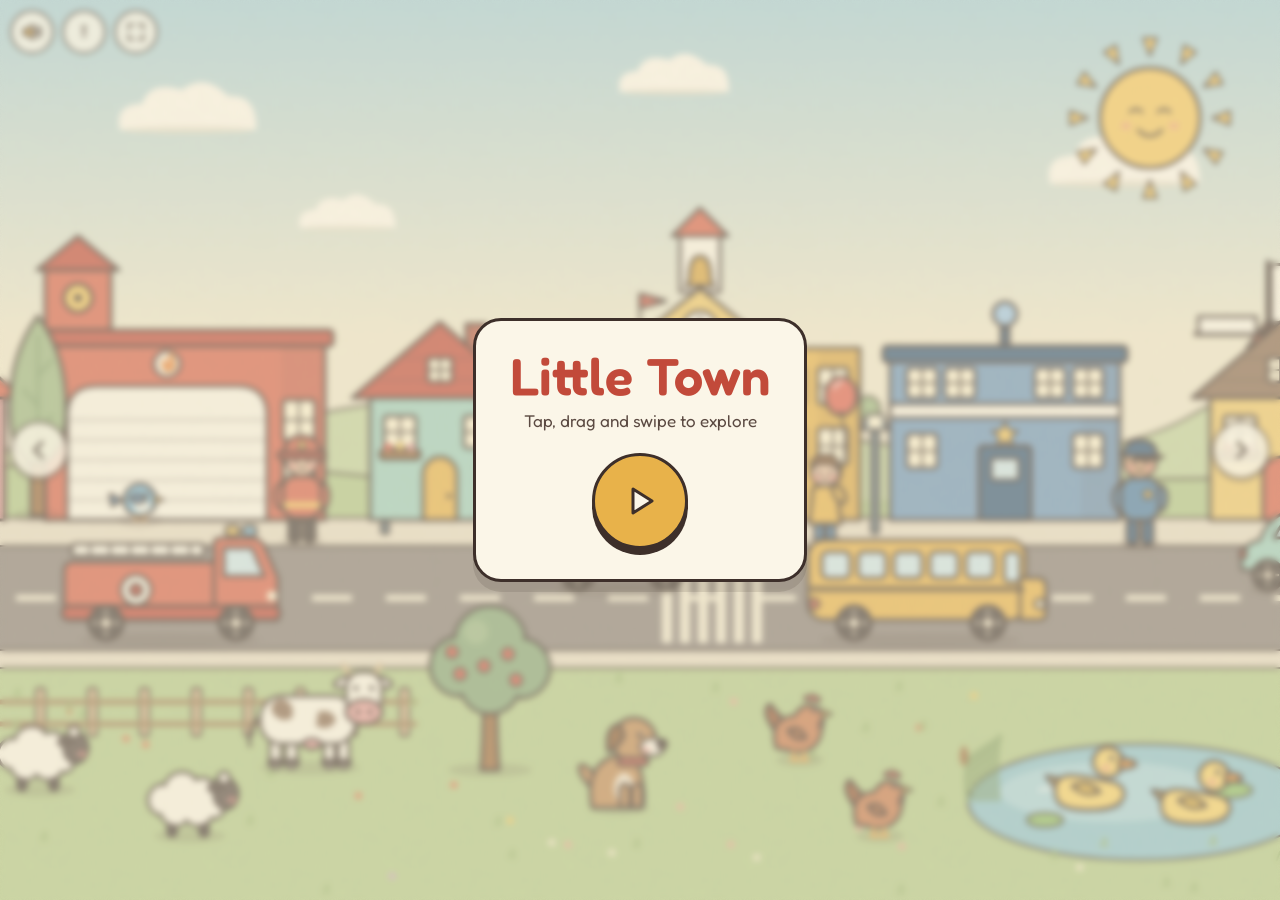
<file: public/games/little-town.html>
<!DOCTYPE html>
<html lang="en">
<head>
<meta charset="utf-8">
<meta name="viewport" content="width=device-width,initial-scale=1,maximum-scale=1,user-scalable=no">
<title>Little Town</title>
<link rel="preconnect" href="https://fonts.googleapis.com">
<link href="https://fonts.googleapis.com/css2?family=Fredoka:wght@500;600&display=swap" rel="stylesheet">
<style>
/* VOICE: tender, playful, quiet — a European picture book for 2–3 year olds, no text needed to play.
   IDEA: a printed storybook spread of a little town that comes alive under small fingers.
   PICTURE: the whole screen is the town — houses, fire station, school, police, road, meadow, pond, animals.
   COLOUR and TYPE: warm paper sky, sage meadow, terracotta, mustard, dusty blue, soft brown ink lines; Fredoka on the cover only.
   LAYOUT: one full-bleed illustrated scene, two tiny corner buttons, a cover card to start (unlocks sound). */
:root{color-scheme:light dark;--ln:#3d2f2a}
*{box-sizing:border-box;min-width:0}
html,body{margin:0;height:100%;overflow:hidden;touch-action:none;-webkit-user-select:none;user-select:none;-webkit-tap-highlight-color:transparent}
body{background:linear-gradient(#a8d0dc 0 50%,#b5cb8b 50% 100%);font:16px/1.4 Fredoka,system-ui,sans-serif;color:#3d2f2a;transition:background 1.2s}
body.nightb{background:linear-gradient(#2e3763 0 50%,#5a6b55 50% 100%)}
#world{position:fixed;inset:0;width:100%;height:100%;display:block;touch-action:none}
#paper{position:fixed;inset:0;pointer-events:none;mix-blend-mode:multiply;opacity:.22;background-size:180px}
.o :where(path,rect,circle,ellipse,polygon){stroke:var(--ln);stroke-width:3;stroke-linejoin:round;stroke-linecap:round}
.thin :where(path,rect,circle,ellipse){stroke-width:2}
.o .ns,.ns{stroke:none}
.ent{cursor:grab}
.bob,.sp,.tail,.eye,.bell,.sails,.rays,.float{transform-box:fill-box}
.bob{transform-origin:50% 100%;transition:transform .15s}
.lift .bob{transform:translateY(-14px) scale(1.07)}
.lift .sh{opacity:.08}
.sp{transform-origin:center}
.roll .sp{animation:spin .45s linear infinite}
.tail{transform-origin:100% 100%;animation:wag .55s ease-in-out infinite alternate}
.eye{transform-origin:center;animation:blink 5s infinite}
.float{transform-origin:center;animation:float 2.6s ease-in-out infinite}
.sails{transform-origin:center;animation:spin 14s linear infinite}
.rays{transform-origin:center;animation:spin 40s linear infinite}
.bell{transform-origin:50% 0}
.cloud{animation:drift linear infinite}
.lt{opacity:.95}
.flash .lt.a,.flash .lamp{animation:flick .32s steps(1) infinite}
.flash .lt.b{animation:flick .32s steps(1) infinite .16s}
#nt{opacity:0;transition:opacity 1.4s;pointer-events:none}
#gl{opacity:0;transition:opacity 1.6s;pointer-events:none}
#sun,#moon{transition:opacity .9s,transform .9s;transform-box:fill-box;transform-origin:center}
#moon{opacity:0;transform:scale(.6)}
.night #nt{opacity:.5}.night #gl{opacity:1}
.night #sun{opacity:0;transform:scale(.6)}.night #moon{opacity:1;transform:none}
#sm{cursor:pointer}
@keyframes spin{to{transform:rotate(360deg)}}
@keyframes wag{from{transform:rotate(-12deg)}to{transform:rotate(14deg)}}
@keyframes blink{0%,95%,100%{transform:scaleY(1)}97%{transform:scaleY(.1)}}
@keyframes float{50%{transform:translateY(-4px) rotate(-2deg)}}
@keyframes drift{from{transform:translateX(-360px)}to{transform:translateX(2800px)}}
@keyframes flick{50%{opacity:.2;fill:#e0614f}}
.ui{position:fixed;top:max(10px,env(safe-area-inset-top));left:10px;display:flex;gap:8px;z-index:3}
.ui button{width:44px;height:44px;border-radius:50%;border:2.5px solid #3d2f2a;background:#fbf6e8cc;display:grid;place-items:center;cursor:pointer;padding:0}
.ui button:focus-visible,#go:focus-visible{outline:3px solid #d9634c;outline-offset:3px}
#start{position:fixed;inset:0;z-index:4;display:grid;place-items:center;background:#f3ead266;-webkit-backdrop-filter:blur(3px);backdrop-filter:blur(3px);transition:opacity .5s}
#start.gone{opacity:0;pointer-events:none}
.card{background:#fbf6e8;border:3px solid #3d2f2a;border-radius:28px;padding:28px 34px 30px;text-align:center;box-shadow:0 10px 0 #3d2f2a22;max-width:88vw}
.card h1{font-weight:600;font-size:clamp(34px,7vw,52px);line-height:1.05;margin:0 0 6px;color:#c24a3a}
.card p{margin:0 0 20px;font-size:17px;color:#5b4a42}
#go{width:96px;height:96px;border-radius:50%;border:3px solid #3d2f2a;background:#e8b24a;cursor:pointer;display:inline-grid;place-items:center;box-shadow:0 6px 0 #3d2f2a;transition:transform .12s}
#go:active{transform:translateY(4px);box-shadow:0 2px 0 #3d2f2a}
.surf{animation:surf 2.8s ease-in-out infinite alternate}
@keyframes surf{from{transform:translate(0,0)}to{transform:translate(-10px,7px)}}
.beamL{animation:beam 3.2s ease-in-out infinite}.beamR{animation:beam 3.2s ease-in-out infinite 1.6s}
@keyframes beam{0%,100%{opacity:.04}50%{opacity:.55}}
.nav{position:fixed;top:50%;width:58px;height:58px;margin-top:-29px;border-radius:50%;border:2.5px solid #3d2f2a;background:#fbf6e8d9;z-index:3;display:grid;place-items:center;cursor:pointer;padding:0;transition:opacity .3s;box-shadow:0 4px 0 #3d2f2a33}
#navL{left:max(10px,env(safe-area-inset-left))}#navR{right:max(10px,env(safe-area-inset-right))}
.nav.off{opacity:0;pointer-events:none}.nav:focus-visible{outline:3px solid #d9634c;outline-offset:3px}
#navL.hint{animation:nudgeL .7s ease-in-out 6 alternate}#navR.hint{animation:nudgeR .7s ease-in-out 6 alternate}
@keyframes nudgeL{to{transform:translateX(-7px)}}@keyframes nudgeR{to{transform:translateX(7px)}}
#cred{position:fixed;inset:0;z-index:5;display:grid;place-items:center;background:#3d2f2a55}#cred[hidden]{display:none}
.credc{text-align:left;max-width:min(560px,92vw);max-height:86vh;overflow:auto;padding:22px 26px}.credc h2{margin:0 0 8px;font-size:26px;font-weight:600;color:#c24a3a}
.credc p,.credc li{font-size:15px;line-height:1.45;color:#5b4a42}.credc ul{padding-left:18px;margin:10px 0 16px}.credc a{color:#35587a}
#credx{font:600 17px Fredoka,system-ui,sans-serif;min-height:44px;padding:0 22px;border-radius:22px;border:2.5px solid #3d2f2a;background:#e8b24a;cursor:pointer}
@media (prefers-reduced-motion:reduce){.cloud,.sails,.rays,.tail,.float,.surf,.nav.hint{animation:none}}
</style>
</head>
<body>
<svg id="world" viewBox="0 0 1600 900" preserveAspectRatio="xMidYMid meet" role="img" aria-label="A little illustrated town to explore">
<defs>
<linearGradient id="sky" x1="0" y1="0" x2="0" y2="1"><stop offset="0" stop-color="#a8d0dc"/><stop offset=".55" stop-color="#f1e9cf"/></linearGradient>
<radialGradient id="glow"><stop offset="0" stop-color="#ffe08a" stop-opacity=".9"/><stop offset="1" stop-color="#ffe08a" stop-opacity="0"/></radialGradient>
</defs>
<g id="skyfix" class="o thin"></g>
<g id="far" class="o thin"></g>
<g id="bg" class="o thin"></g>
<g id="fl"></g>
<g id="bl"></g>
<rect id="nt" x="-2200" y="-200" width="6000" height="1300" fill="#222b58"/>
<g id="gl"><g id="stars"></g><g id="glw"></g></g>
<g id="en"></g>
<g id="fx" class="o thin" pointer-events="none"></g>
<g id="sm" class="o"></g>
</svg>
<div id="paper"></div>
<div class="ui">
  <button id="snd" aria-label="Sound on or off"><svg width="24" height="24" viewBox="0 0 24 24" fill="none" stroke="#3d2f2a" stroke-width="2.4" stroke-linecap="round" stroke-linejoin="round"><path d="M4 9h4l5-4v14l-5-4H4z" fill="#e8b24a"/><path id="wav" d="M16 9a4 4 0 0 1 0 6M18.5 6.5a7.5 7.5 0 0 1 0 11"/></svg></button>
  <button id="info" aria-label="Sound credits"><svg width="22" height="22" viewBox="0 0 24 24" fill="none" stroke="#3d2f2a" stroke-width="2.6" stroke-linecap="round"><path d="M12 11v6"/><circle cx="12" cy="7" r="1.2" fill="#3d2f2a"/></svg></button>
  <button id="fs" aria-label="Full screen"><svg width="22" height="22" viewBox="0 0 24 24" fill="none" stroke="#3d2f2a" stroke-width="2.4" stroke-linecap="round"><path d="M4 9V4h5M20 9V4h-5M4 15v5h5M20 15v5h-5"/></svg></button>
</div>
<button class="nav" id="navL" aria-label="Look left"><svg width="26" height="26" viewBox="0 0 24 24" fill="none" stroke="#3d2f2a" stroke-width="3" stroke-linecap="round" stroke-linejoin="round"><path d="M15 5l-7 7 7 7"/></svg></button>
<button class="nav" id="navR" aria-label="Look right"><svg width="26" height="26" viewBox="0 0 24 24" fill="none" stroke="#3d2f2a" stroke-width="3" stroke-linecap="round" stroke-linejoin="round"><path d="M9 5l7 7-7 7"/></svg></button>
<div id="cred" hidden><div class="card credc"><h2>Sound credits</h2><p>Animal recordings come from <a href="https://freesound.org" target="_blank" rel="noopener">Freesound</a>, via the <a href="https://github.com/karolpiczak/ESC-50" target="_blank" rel="noopener">ESC-50</a> collection by Karol J. Piczak. Trimmed and volume-levelled for this game. Other sounds are made by the page itself.</p><ul><li><b>Dog</b>: <a href="http://www.freesound.org/people/esperri/sounds/118964/" target="_blank" rel="noopener">Dog Bark 4.wav</a> by esperri (CC0)</li><li><b>Cat</b>: <a href="http://www.freesound.org/people/dobroide/sounds/95695/" target="_blank" rel="noopener">20100423.hungry.cats.02.wav</a> by dobroide (CC BY 3.0)</li><li><b>Cow</b>: <a href="http://www.freesound.org/people/ra_gun/sounds/81269/" target="_blank" rel="noopener">ambience-Blaafarveverket 02-090721.wav</a> by ra_gun (CC0)</li><li><b>Pig</b>: <a href="http://www.freesound.org/people/felix.blume/sounds/158746/" target="_blank" rel="noopener">A pig grunting, grumbling and falling asleep (France, Limousin)</a> by felix.blume (CC0)</li><li><b>Rooster (henhouse)</b>: <a href="http://www.freesound.org/people/ra_gun/sounds/81270/" target="_blank" rel="noopener">animals-hen-rooster-Blaafarveverket-090721.wav</a> by ra_gun (CC0)</li><li><b>Hen</b>: <a href="http://www.freesound.org/people/caquet/sounds/157488/" target="_blank" rel="noopener">Chicken coop</a> by caquet (CC BY 3.0)</li><li><b>Sheep</b>: <a href="http://www.freesound.org/people/reinsamba/sounds/119161/" target="_blank" rel="noopener">110419-000_sheep_bleating.wav</a> by reinsamba (CC BY 3.0)</li><li><b>Frog</b>: <a href="http://www.freesound.org/people/reinsamba/sounds/15689/" target="_blank" rel="noopener">tree frog.wav</a> by reinsamba (CC BY 3.0)</li><li><b>Crow (scarecrow)</b>: <a href="http://www.freesound.org/people/Benboncan/sounds/96950/" target="_blank" rel="noopener">Carrion Crows.wav</a> by Benboncan (CC BY 3.0)</li><li><b>Birds</b>: <a href="http://www.freesound.org/people/urupin/sounds/122616/" target="_blank" rel="noopener">Song thrush (pevchiy drozd)</a> by urupin (CC0)</li></ul><button id="credx">Close</button></div></div>
<div id="start"><div class="card">
  <h1>Little Town</h1>
  <p>Tap, drag and swipe to explore</p>
  <button id="go" aria-label="Play"><svg width="40" height="40" viewBox="0 0 40 40"><path d="M13 8 L32 20 L13 32 Z" fill="#fbf6e8" stroke="#3d2f2a" stroke-width="3" stroke-linejoin="round"/></svg></button>
</div></div>
<script>
{
const NS='http://www.w3.org/2000/svg',$=id=>document.getElementById(id);
const svg=$('world'),far=$('far'),skyfix=$('skyfix'),stars=$('stars'),glw=$('glw'),bg=$('bg'),fl=$('fl'),bl=$('bl'),en=$('en'),fx=$('fx'),gl=$('gl'),sm=$('sm');
const INK='#3d2f2a',CREAM='#fbf6e8',GLASS='#cfe6ec';
const r=(a,b)=>a+Math.random()*(b-a),pick=a=>a[Math.floor(Math.random()*a.length)];

/* ---------- small drawing helpers ---------- */
const eye=(x,y,s=3)=>`<g class="eye" style="animation-delay:${r(0,5).toFixed(2)}s"><circle class="ns" cx="${x}" cy="${y}" r="${s}" fill="${INK}"/><circle class="ns" cx="${x+s*.35}" cy="${y-s*.35}" r="${s*.35}" fill="#fff"/></g>`;
const cheek=(x,y)=>`<ellipse class="ns" cx="${x}" cy="${y}" rx="5" ry="3.5" fill="#ec8f86" opacity=".6"/>`;
const smile=(x,y,w=4)=>`<path d="M${x-w},${y} Q${x},${y+w} ${x+w},${y}" fill="none" style="stroke-width:2"/>`;
const wheel=(x,R=17)=>`<g transform="translate(${x},${-R})"><g class="sp"><circle r="${R}" fill="#4a403c"/><path d="M${-R+5},0H${R-5}M0,${-R+5}V${R-5}" style="stroke:#e2d6c0;stroke-width:2.5"/><circle r="${(R*.38).toFixed(1)}" fill="#e2d6c0"/></g></g>`;
const GLOWS=[];
const win=(bx,x,y,w,h)=>{GLOWS.push([bx+x,520+y,w,h]);return `<rect class="win" x="${x}" y="${y}" width="${w}" height="${h}" rx="3" fill="#fff5d6"/><path d="M${x+w/2},${y}V${y+h}M${x},${y+h/2}H${x+w}" style="stroke-width:2"/>`};

/* ---------- sky (fixed to screen) ---------- */
let S=`<rect class="ns" x="-10" y="0" width="5000" height="610" fill="url(#sky)"/>`;
[[120,90,1],[620,60,.8],[1050,140,1.1],[300,200,.7],[1500,110,.9],[2100,70,.8]].forEach(([x,y,s],i)=>{
  S+=`<g class="cloud" style="animation-duration:${110+i*20}s;animation-delay:-${i*29}s"><g transform="translate(${x},${y}) scale(${s})"><path class="ns" d="M0,40 Q-6,14 22,14 Q30,-10 62,0 Q84,-18 108,6 Q138,4 136,40 Z" fill="#fffaf0"/><ellipse class="ns" cx="68" cy="40" rx="66" ry="4" fill="#e7dcc6" opacity=".6"/></g></g>`});
skyfix.innerHTML=S;

/* ---------- far layer (slow parallax) ---------- */
let F=`<rect class="ns" x="1700" y="462" width="1500" height="140" fill="#9fcbd6"/><path class="ns" d="M1700,464H3200" style="stroke:#e8f4f6;stroke-width:3"/>`;
F+=`<g transform="translate(2240,472)"><path d="M-14,0 H14 L10,6 H-10 Z" fill="${CREAM}"/><path d="M0,0 V-22 L12,0 Z" fill="${CREAM}" style="stroke-width:2"/></g>`;
F+=`<path d="M-780,480 Q-480,396 -200,446 T300,430 T820,425 T1240,415 T1640,425 Q1820,440 1900,530 V610 H-780 Z" fill="#c3d39f"/>`;
const FLD=['#e2cf8e','#c9d79c','#d8c27a','#b9cf8f','#e8d9a0'];
for(let i=0;i<8;i++){const x=-740+i*118,y=452+(i%3)*5;F+=`<path d="M${x},${y} L${x+118},${y-3} L${x+126},${y+34} L${x+6},${y+38} Z" fill="${FLD[i%5]}"/><path class="ns" d="M${x+20},${y+9}L${x+112},${y+7}M${x+22},${y+21}L${x+116},${y+19}" style="stroke:${INK};stroke-width:1.2;opacity:.25"/>`}
for(let i=0;i<22;i++){const x=-660+i*112+((i*37)%30),y=438+Math.sin(i*1.7)*12;if(x>1660)break;F+=`<path d="M${x},${y+4}V${y-10}" style="stroke-width:2"/><circle cx="${x}" cy="${y-18}" r="${9+(i*7)%5}" fill="${i%3?'#9db783':'#8eaa78'}"/>`}
F+=`<g transform="translate(1316,424) scale(1.45)"><path d="M-14,0 L-9,-58 H9 L14,0 Z" fill="${CREAM}"/><path d="M-12,-56 L0,-72 L12,-56 Z" fill="#d9634c"/><rect x="-4" y="-16" width="8" height="16" rx="3" fill="#9c6a3d"/>
<g class="sails"><path d="M0,-62 V-112 M0,-62 V-12 M0,-62 H-50 M0,-62 H50" style="stroke-width:3"/><rect x="2" y="-110" width="12" height="40" fill="${CREAM}"/><rect x="-14" y="-54" width="12" height="40" fill="${CREAM}"/><rect x="-48" y="-74" width="40" height="12" fill="${CREAM}"/><rect x="8" y="-62" width="40" height="12" fill="${CREAM}"/><circle cy="-62" r="4" fill="${INK}"/></g></g>`;
far.innerHTML=F;

/* ---------- near background (world) ---------- */
const pine=(x,y,h)=>{let s=`<rect x="${x-5}" y="${y-20}" width="10" height="20" fill="#9c6a3d"/>`;for(let k=0;k<3;k++){const w=h*.4*(1-k*.22),top=y-18-h*(.4+k*.22),bot=y-18-k*h*.2;s+=`<path d="M${x-w},${bot} L${x},${top} L${x+w},${bot} Z" fill="${k%2?'#8eaa78':'#7d9a68'}"/>`}return s};
let B=`<rect class="ns" x="2040" y="468" width="1320" height="64" fill="#8fc3cf"/><path class="ns" d="M2100,488h60M2300,498h90M2600,486h70M2900,496h80M3150,488h60" style="stroke:#e8f4f6;stroke-width:3"/>`;
B+=`<path d="M-1720,505 Q-1300,440 -900,495 T-100,492 T640,492 T1260,480 Q1760,470 2060,506 Q2140,516 2200,532 V640 H-1720 Z" fill="#b2c88a"/>`;
for(let i=0;i<8;i++)B+=pine(-1700+i*46,528,110+(i%3)*34);
B+=`<rect class="ns" x="-1720" y="500" width="3920" height="30" fill="#b2c88a"/>`;
B+=`<rect x="2186" y="500" width="1160" height="20" fill="#d8c9ad"/>`;
for(let x=2200;x<3350;x+=40)B+=`<rect x="${x}" y="474" width="6" height="28" rx="2" fill="${CREAM}" style="stroke-width:2"/>`;
B+=`<path class="ns" d="M2196,478H3350M2196,490H3350" style="stroke:${CREAM};stroke-width:4"/>`;
B+=`<rect x="-1720" y="518" width="5080" height="28" fill="#e7dcc6"/>`;
B+=`<rect x="-1720" y="546" width="1590" height="104" fill="#c2a57a"/><rect x="-140" y="546" width="3500" height="104" fill="#8a807a"/>`;
B+=`<path class="ns" d="M-1720,574 H-150 M-1720,622 H-150" style="stroke:#a88c62;stroke-width:5;stroke-dasharray:60 18 30 24"/>`;
B+=`<path class="ns" d="M-120,598H3360" style="stroke:#f3ead2;stroke-width:6;stroke-dasharray:40 34;stroke-linecap:butt"/>`;
for(let i=0;i<6;i++)B+=`<rect class="ns" x="${822+i*18}" y="553" width="10" height="90" rx="2" fill="#f3ead2"/>`;
B+=`<rect x="-1720" y="650" width="5080" height="18" fill="#e7dcc6"/><rect x="-1720" y="668" width="3500" height="242" fill="#b5cb8b"/>`;
/* seaside */
B+=`<path d="M1700,668 Q1660,760 1730,912 H3360 V668 Z" fill="#ecd9a8"/>`;
for(let i=0;i<7;i++){const x=1690+i*12,y=690+i*30;B+=`<path class="ns" d="M${x},${y}q-4,-14 -10,-18M${x},${y}q0,-16 2,-20M${x},${y}q4,-12 10,-14" style="stroke:#94b06c;stroke-width:2.5;fill:none"/>`}
B+=`<path class="ns" d="M1930,912 Q2010,812 2210,786 T2700,774 T3360,760 V912 Z" fill="#e0c690"/>`;
B+=`<g class="surf"><path class="ns" d="M1946,912 Q2026,822 2214,798 T2700,786 T3360,772 V912 Z" fill="#f4f8f6"/></g>`;
B+=`<path d="M1962,912 Q2040,832 2220,808 T2700,796 T3360,782 V912 Z" fill="#8fc3cf"/>`;
B+=`<path class="ns" d="M2070,912 Q2160,862 2300,852 T2800,844 T3360,834 V912 Z" fill="#7fb6c4"/>`;
B+=`<path class="ns" d="M2120,850h40M2400,830h50M2700,866h60M3000,818h40M3200,880h50" style="stroke:#e8f4f6;stroke-width:3"/>`;
B+=`<path d="M2820,822 Q2814,792 2850,786 Q2880,770 2914,786 Q2946,794 2942,824 Z" fill="#a39a92"/><path class="ns" d="M2850,796q14,-8 30,-4" style="stroke:#c9c1b8;stroke-width:4"/>`;
B+=`<path d="M2250,772 L2262,692" style="stroke-width:3.5"/><path d="M2192,702 Q2258,636 2330,690 Z" fill="#e0614f"/><path class="ns" d="M2214,698 Q2236,664 2258,662 L2262,694 Z M2282,664 Q2306,670 2316,688 L2296,692 Z" fill="${CREAM}"/>`;
B+=`<path d="M2196,782 L2290,776 L2302,804 L2204,810 Z" fill="#79b6d9"/><path class="ns" d="M2220,781 L2228,808 M2246,779 L2254,806 M2272,778 L2280,805" style="stroke:${CREAM};stroke-width:5"/>`;
const shell=(x,y,c)=>`<path d="M${x},${y} l-7,-8 q7,-7 14,0 Z" fill="${c}" style="stroke-width:1.5"/>`;
const star=(x,y)=>`<path d="M${x},${y-8} l2.5,5 6,1 -4.5,4 1.5,6 -5.5,-3 -5.5,3 1.5,-6 -4.5,-4 6,-1 Z" fill="#ef9a3f" style="stroke-width:1.5"/>`;
[[1790,720],[1860,700],[2020,752],[2380,746],[2560,712],[2640,748],[3080,716],[3200,742],[1760,860],[1840,770]].forEach(([x,y],i)=>B+=i%3?shell(x,y,i%2?'#f0b6c0':CREAM):star(x,y));
/* farm */
for(let i=0;i<5;i++){const y=702+i*38;B+=`<rect x="-1462" y="${y}" width="444" height="20" rx="10" fill="#a8805a"/>`;
 for(let j=0;j<10;j++){const x=-1440+j*44;B+=(i+j)%2?`<circle cx="${x}" cy="${y+4}" r="10" fill="#9db783"/><circle class="ns" cx="${x}" cy="${y+3}" r="5" fill="#c3d39f"/>`:`<path class="ns" d="M${x},${y+8}q-6,-14 -8,-18M${x},${y+8}q0,-16 0,-20M${x},${y+8}q6,-14 8,-18" style="stroke:#6f8f55;stroke-width:3;fill:none"/><path class="ns" d="M${x-4},${y+8}h8l-4,6z" fill="#ef9a3f"/>`}}
[[-960,852],[-916,876],[-990,884]].forEach(([x,y],i)=>B+=`<ellipse cx="${x}" cy="${y}" rx="${18-i*2}" ry="${13-i}" fill="#e8873f"/><path class="ns" d="M${x},${y-12}V${y+12}M${x-8},${y-11}Q${x-12},${y} ${x-8},${y+11}M${x+8},${y-11}Q${x+12},${y} ${x+8},${y+11}" style="stroke:#c96a2a;stroke-width:2"/><path d="M${x},${y-12}q2,-8 6,-8" style="stroke:#6f8f55;stroke-width:3;fill:none"/>`);
for(let x=-720;x<=-160;x+=52)B+=`<rect x="${x}" y="688" width="9" height="48" rx="3" fill="#d8b98c"/>`;
B+=`<path d="M-730,702H-150M-730,724H-150" style="stroke:#9c7a52;stroke-width:5"/>`;
[[-90,800,34],[-20,850,28]].forEach(([x,y,R])=>B+=`<ellipse class="ns" cx="${x}" cy="${y+R-2}" rx="${R}" ry="6" fill="${INK}" opacity=".15"/><circle cx="${x}" cy="${y}" r="${R}" fill="#e2c46a"/><path class="ns" d="M${x},${y} m-${R*.6},0 a${R*.6},${R*.6} 0 1 1 ${R*.6},${R*.6} M${x-4},${y} a4,4 0 1 1 4,4" style="stroke:#b8963e;stroke-width:2.5;fill:none"/>`);
B+=`<rect x="-1464" y="694" width="46" height="22" fill="#9c6a3d"/><ellipse cx="-1441" cy="694" rx="23" ry="7" fill="#d8b98c"/><path class="ns" d="M-1441,694m-10,0a10,4 0 1 0 20,0" style="stroke:#9c6a3d;stroke-width:1.5;fill:none"/>`;
B+=pine(-1650,912,190)+pine(-1590,904,150);
[[-1500,880,'#e0614f'],[-1478,890,'#e9a3a0'],[-1340,700,'#e0614f']].forEach(([x,y,c])=>B+=`<rect x="${x-3}" y="${y-10}" width="6" height="10" fill="${CREAM}" style="stroke-width:2"/><path d="M${x-10},${y-8} Q${x},${y-22} ${x+10},${y-8} Z" fill="${c}" style="stroke-width:2"/><circle class="ns" cx="${x-3}" cy="${y-13}" r="1.8" fill="#fff"/>`);
/* town (as before) */
for(let x=40;x<=560;x+=52)B+=`<rect x="${x}" y="688" width="9" height="48" rx="3" fill="#d8b98c"/>`;
B+=`<path d="M30,702H575M30,724H575" style="stroke:#9c7a52;stroke-width:5"/>`;
B+=`<ellipse cx="1300" cy="802" rx="172" ry="58" fill="#8fc3cf"/><ellipse class="ns" cx="1270" cy="792" rx="110" ry="30" fill="#a9d3dc"/><path class="ns" d="M1200,790 Q1230,784 1260,790 M1320,812 Q1350,806 1380,812" style="stroke:#e8f4f6;stroke-width:3"/>`;
B+=`<ellipse cx="1390" cy="790" rx="22" ry="8" fill="#8fbf6a"/><ellipse cx="1205" cy="820" rx="18" ry="7" fill="#8fbf6a"/>`;
for(let i=0;i<6;i++){const x=1128+i*6;B+=`<path d="M${x},800 Q${x-4},${770-i*3} ${x+2},${756-i*4}" fill="none" style="stroke:#6f8f55;stroke-width:3"/>`}
B+=`<ellipse class="ns" cx="1124" cy="756" rx="4" ry="10" fill="#9c6a3d"/>`;
[545,1035,2330,2730].forEach(x=>{B+=`<rect x="${x-4}" y="430" width="8" height="104" rx="3" fill="#5f6f78"/><path d="M${x-14},430 H${x+14} L${x+8},414 H${x-8} Z" fill="#5f6f78"/><rect class="ns" x="${x-7}" y="416" width="14" height="12" fill="#fff5d6"/>`;GLOWS.push(['lamp',x,422])});
const FL=['#e9a3a0','#f6c85f','#fbf6e8','#c9a0dc','#e0614f'];
for(let i=0;i<60;i++){const x=r(-1000,1660),y=r(690,890);if(Math.hypot((x-1300)/172,(y-802)/58)<1.15)continue;B+=`<circle class="ns" cx="${x}" cy="${y}" r="3.2" fill="${pick(FL)}"/><circle class="ns" cx="${x}" cy="${y}" r="1.2" fill="#e8b24a"/>`}
for(let i=0;i<80;i++){const x=r(-1700,1660),y=r(680,895);if(x>-1470&&x<-1010&&y<870)continue;B+=`<path class="ns" d="M${x},${y}l3,-8M${x+5},${y}l-1,-9" style="stroke:#94b06c;stroke-width:2"/>`}
bg.innerHTML=B;


/* ---------- buildings ---------- */
const house=(bx,col,roof,door)=>`<g class="bld o" data-b="house" data-x="${bx}" data-cx="${bx+36}" data-cy="330" transform="translate(${bx},520)"><g class="bob">
<rect x="26" y="-196" width="20" height="50" fill="#b85a46"/>
<rect x="-70" y="-126" width="140" height="126" fill="${col}"/>
<rect class="ns" x="34" y="-124" width="35" height="122" fill="${INK}" opacity=".08"/>
<path d="M-88,-122 L0,-198 L88,-122 Z" fill="${roof}"/>
<path class="ns" d="M-60,-140 H60 M-36,-162 H36" style="stroke:${INK};stroke-width:2;opacity:.25"/>
${win(bx,-12,-162,24,24)}
${win(bx,-56,-104,32,32)}${win(bx,24,-104,32,32)}
<rect x="-60" y="-70" width="40" height="9" rx="3" fill="#9c6a3d"/><circle class="ns" cx="-52" cy="-73" r="4" fill="#e0614f"/><circle class="ns" cx="-40" cy="-74" r="4" fill="#f6c85f"/><circle class="ns" cx="-29" cy="-73" r="4" fill="#e9a3a0"/>
<path d="M-17,0 V-46 a17,17 0 0 1 34,0 V0 Z" fill="${door}"/><circle class="ns" cx="9" cy="-24" r="2.5" fill="${INK}"/></g></g>`;
const fire=bx=>`<g class="bld o" data-b="fire" data-x="${bx}" transform="translate(${bx},520)"><g class="bob">
<rect x="-140" y="-252" width="66" height="80" fill="#d9634c"/><path d="M-148,-250 L-107,-284 L-66,-250 Z" fill="#c24a3a"/>
<circle cx="-107" cy="-222" r="14" fill="#f6c85f"/><circle class="ns" cx="-107" cy="-222" r="4" fill="${INK}"/>
<rect x="-140" y="-180" width="280" height="180" fill="#d9634c"/>
<rect class="ns" x="96" y="-178" width="43" height="176" fill="${INK}" opacity=".08"/>
<rect x="-148" y="-190" width="296" height="16" rx="4" fill="#c24a3a"/>
<path d="M-118,0 V-104 Q-118,-134 -88,-134 H52 Q82,-134 82,-104 V0 Z" fill="${CREAM}"/>
<path class="ns" d="M-118,-100H82M-118,-80H82M-118,-60H82M-118,-40H82M-118,-20H82" style="stroke:${INK};stroke-width:2;opacity:.3"/>
<circle cx="-18" cy="-156" r="13" fill="${CREAM}"/><path class="ns" d="M-18,-147 Q-27,-152 -22,-163 Q-20,-157 -17,-158 Q-19,-166 -12,-168 Q-10,-160 -9,-155 Q-10,-147 -18,-147 Z" fill="#e8873f"/>
${win(bx,98,-120,32,40)}${win(bx,98,-64,32,40)}</g></g>`;
const school=bx=>`<g class="bld o" data-b="school" data-x="${bx}" transform="translate(${bx},520)"><g class="bob">
<rect x="-20" y="-286" width="40" height="58" fill="${CREAM}"/><path d="M-28,-284 L0,-312 L28,-284 Z" fill="#d9634c"/>
<g class="bell"><path d="M-11,-240 Q-11,-264 0,-264 Q11,-264 11,-240 L14,-234 H-14 Z" fill="#d9a441"/><circle cx="0" cy="-230" r="3.5" fill="#8a6a2a"/></g>
<rect x="-160" y="-172" width="320" height="172" fill="#e8b24a"/>
<rect class="ns" x="118" y="-170" width="41" height="168" fill="${INK}" opacity=".08"/>
<path d="M-76,-170 L0,-232 L76,-170 Z" fill="#f0c86a"/>
<circle cx="0" cy="-192" r="17" fill="${CREAM}"/><path d="M0,-192 V-203 M0,-192 H8" style="stroke-width:2.5"/>
${[-146,-102,74,118].map(x=>win(bx,x,-152,30,36)+win(bx,x,-92,30,36)).join('')}
<path d="M-32,0 V-60 Q-32,-80 0,-80 Q32,-80 32,-60 V0 Z" fill="#9fcfbf"/><path d="M0,-80 V0" style="stroke-width:2.5"/>
<rect x="-44" y="-8" width="88" height="8" fill="#e7dcc6"/>
<path class="ns" d="M-60,-176 V-226" style="stroke:${INK};stroke-width:2.5"/><path d="M-60,-226 L-34,-219 L-60,-212 Z" fill="#e0614f"/></g></g>`;
const police=bx=>`<g class="bld o" data-b="police" data-x="${bx}" transform="translate(${bx},520)"><g class="bob">
<rect x="-4" y="-196" width="8" height="28" fill="#35587a"/><circle class="lamp" cx="0" cy="-206" r="12" fill="#9fc6e6"/>
<rect x="-115" y="-162" width="230" height="162" fill="#6f97bd"/>
<rect class="ns" x="76" y="-160" width="38" height="158" fill="${INK}" opacity=".08"/>
<rect x="-122" y="-174" width="244" height="16" rx="4" fill="#35587a"/>
<rect x="-115" y="-116" width="230" height="14" fill="${CREAM}"/>
${[-98,-60,30,68].map(x=>win(bx,x,-152,30,30)).join('')}${win(bx,-98,-86,30,34)}${win(bx,68,-86,30,34)}
<rect x="-26" y="-74" width="52" height="74" rx="4" fill="#35587a"/><rect x="-14" y="-62" width="28" height="22" rx="3" fill="${GLASS}"/>
<path d="M0,-98 l4,8 9,1 -7,6 2,9 -8,-5 -8,5 2,-9 -7,-6 9,-1 Z" fill="#f6c85f" style="stroke-width:2"/></g></g>`;
const barn=bx=>`<g class="bld o" data-b="barn" data-x="${bx}" transform="translate(${bx},520)"><g class="bob">
<rect x="142" y="-232" width="54" height="232" fill="#e2d6c0"/><path class="ns" d="M142,-180H196M142,-120H196M142,-60H196" style="stroke:${INK};stroke-width:2;opacity:.3"/><path d="M142,-232 Q169,-266 196,-232 Z" fill="#8a807a"/>
<path d="M-124,0 V-150 L-92,-202 L0,-236 L92,-202 L124,-150 V0 Z" fill="#c24a3a"/>
<rect class="ns" x="80" y="-170" width="43" height="168" fill="${INK}" opacity=".08"/>
<path d="M-132,-146 L-96,-206 L0,-244 L96,-206 L132,-146" fill="none" style="stroke:#5a3b25;stroke-width:9"/>
<rect x="-24" y="-196" width="48" height="42" fill="#5a3b25"/><path d="M-22,-160 q8,-14 14,-2 q6,-14 12,0 q6,-12 14,-2 V-156 H-22 Z" fill="#e2c46a" style="stroke-width:2"/>
<rect x="-56" y="-116" width="112" height="116" fill="#a8402f" style="stroke:${CREAM};stroke-width:7"/>
<path d="M-56,-116 L0,-58 L56,-116 M-56,0 L0,-58 L56,0 M0,-116 V0" fill="none" style="stroke:${CREAM};stroke-width:6"/>
${win(bx,-104,-124,30,30)}${win(bx,74,-124,30,30)}</g></g>`;
const farmhouse=bx=>`<g class="bld o" data-b="house" data-x="${bx}" data-cx="${bx+50}" data-cy="282" transform="translate(${bx},520)"><g class="bob">
<rect x="38" y="-232" width="22" height="56" fill="#b85a46"/>
<rect x="-92" y="-142" width="184" height="142" fill="#f6ecd8"/>
<path d="M-92,-72 H92 M-30,-142 V0 M30,-142 V0 M-92,-142 L-30,-72 M92,-142 L30,-72 M-30,-72 L-92,0 M30,-72 L92,0" fill="none" style="stroke:#6b4a3a;stroke-width:6"/>
<path d="M-110,-138 L0,-232 L110,-138 Z" fill="#8a5a33"/><path class="ns" d="M-80,-160H80M-50,-186H50" style="stroke:${INK};stroke-width:2;opacity:.25"/>
${win(bx,-15,-128,30,34)}${win(bx,-74,-128,30,30)}${win(bx,44,-128,30,30)}
<rect x="-76" y="-94" width="34" height="8" rx="3" fill="#9c6a3d"/><circle class="ns" cx="-68" cy="-97" r="4" fill="#e0614f"/><circle class="ns" cx="-56" cy="-98" r="4" fill="#f6c85f"/>
<path d="M-16,0 V-48 a16,16 0 0 1 32,0 V0 Z" fill="#6f8f55"/><circle class="ns" cx="8" cy="-24" r="2.5" fill="${INK}"/></g></g>`;
const coop=bx=>`<g class="bld o" data-b="coop" data-x="${bx}" transform="translate(${bx},520)"><g class="bob">
<rect x="-44" y="-30" width="8" height="30" fill="#9c6a3d"/><rect x="36" y="-30" width="8" height="30" fill="#9c6a3d"/>
<rect x="-54" y="-104" width="108" height="76" fill="#d8b98c"/><path class="ns" d="M-54,-84H54M-54,-64H54M-54,-44H54" style="stroke:${INK};stroke-width:2;opacity:.25"/>
<path d="M-66,-100 L0,-146 L66,-100 Z" fill="#d9634c"/>
<path d="M-14,-30 V-54 a14,14 0 0 1 28,0 V-30 Z" fill="#5a3b25"/>
<path d="M-12,-30 L-40,0 H-24 L4,-30 Z" fill="#c2a57a" style="stroke-width:2"/>
<circle cx="32" cy="-74" r="9" fill="#fff5d6"/><path d="M0,-146 V-160 M-8,-160 H8" style="stroke-width:2.5"/></g></g>`;
const fisher=(bx,col,roof,door)=>`<g class="bld o" data-b="house" data-x="${bx}" data-cx="${bx+25}" data-cy="262" transform="translate(${bx},520)"><g class="bob">
<rect x="16" y="-258" width="16" height="40" fill="#b85a46"/>
<rect x="-46" y="-200" width="92" height="200" fill="${col}"/><rect class="ns" x="22" y="-198" width="23" height="196" fill="${INK}" opacity=".08"/>
<path d="M-54,-196 L0,-252 L54,-196 Z" fill="${roof}"/>
${win(bx,-34,-182,24,30)}${win(bx,10,-182,24,30)}${win(bx,-34,-128,24,30)}${win(bx,10,-128,24,30)}
<rect x="-42" y="-100" width="84" height="6" fill="#6f8f55"/><path class="ns" d="M-36,-94V-84M-24,-94V-84M-12,-94V-84M0,-94V-84M12,-94V-84M24,-94V-84M36,-94V-84M-40,-84H40" style="stroke:#6f8f55;stroke-width:3"/>
<path d="M-14,0 V-42 a14,14 0 0 1 28,0 V0 Z" fill="${door}"/></g></g>`;
const kiosk=bx=>`<g class="bld o" data-b="kiosk" data-x="${bx}" transform="translate(${bx},520)"><g class="bob">
<rect x="-62" y="-92" width="124" height="92" rx="4" fill="${CREAM}"/>
<rect x="-46" y="-80" width="92" height="38" rx="4" fill="#5b4a42"/>${['#f0b6c0','#9fcfbf','#f6ecd8','#f6c85f'].map((c,i)=>`<circle class="ns" cx="${-32+i*21}" cy="-50" r="8" fill="${c}"/>`).join('')}
<rect x="-52" y="-44" width="104" height="8" rx="3" fill="#d8b98c"/>
${[0,1,2,3,4,5,6].map(i=>`<rect x="${-70+i*20}" y="-114" width="20" height="24" fill="${i%2?CREAM:'#e9a3a0'}" class="ns"/><circle cx="${-60+i*20}" cy="-90" r="10" fill="${i%2?CREAM:'#e9a3a0'}" style="stroke-width:2"/>`).join('')}
<rect x="-70" y="-114" width="140" height="24" fill="none"/>
<path d="M-12,-138 L12,-138 L0,-114 Z" fill="#d9a441"/><circle cx="0" cy="-146" r="13" fill="#f0b6c0"/><circle cx="-2" cy="-160" r="8" fill="#9fcfbf"/><circle class="ns" cx="4" cy="-170" r="3" fill="#e0614f"/>
<rect x="-22" y="-30" width="44" height="30" fill="#79b6d9"/></g></g>`;
const hw=y=>(34-10*((-44-y)/206)).toFixed(1);
const band=(y1,y2)=>`<path class="ns" d="M${-hw(y1)},${y1} L${-hw(y2)},${y2} H${hw(y2)} L${hw(y1)},${y1} Z" fill="#e0614f"/>`;
const lighthouse=bx=>`<g class="bld o" data-b="light" data-x="${bx}" transform="translate(${bx},520)"><g class="bob">
<g class="beam" opacity="0"><path class="ns" d="M0,-274 L-300,-320 L-300,-228 Z" fill="#fff3c4"/><path class="ns" d="M0,-274 L300,-320 L300,-228 Z" fill="#fff3c4"/></g>
<path d="M-92,6 Q-102,-26 -62,-38 Q-30,-60 0,-46 Q40,-62 72,-36 Q102,-28 94,6 Z" fill="#a39a92"/><path class="ns" d="M-60,-20q20,-10 40,-4M30,-24q20,-8 36,0" style="stroke:#c9c1b8;stroke-width:4"/>
<path d="M-34,-44 L-24,-250 H24 L34,-44 Z" fill="${CREAM}"/>${band(-110,-80)}${band(-200,-170)}
<path d="M-34,-44 L-24,-250 H24 L34,-44 Z" fill="none"/>
<rect x="-36" y="-258" width="72" height="9" rx="3" fill="#4a403c"/>
<rect x="-18" y="-292" width="36" height="34" fill="#fff5d6"/><path d="M0,-292V-258" style="stroke-width:2"/>
<path d="M-26,-290 L0,-316 L26,-290 Z" fill="#e0614f"/><circle cx="0" cy="-320" r="4" fill="#4a403c"/>
<circle cx="0" cy="-140" r="7" fill="${GLASS}"/><path d="M-11,-44 V-62 a11,11 0 0 1 22,0 V-44 Z" fill="#4f7fa8"/></g></g>`;
GLOWS.push(['lantern',2990,520-275]);
bl.innerHTML=barn(-1220)+farmhouse(-840)+coop(-570)
 +house(95,'#e9a3a0','#d9634c','#6f97bd')+fire(345)+house(600,'#9fcfbf','#c24a3a','#e8b24a')+school(860)+police(1165)+house(1440,'#f0c86a','#8a6a52','#d9634c')
 +fisher(1688,'#79b6d9','#c24a3a','#f6c85f')+fisher(1782,'#f0c86a','#8a6a52','#4f7fa8')+fisher(1876,'#e9a3a0','#c24a3a','#6f8f55')+kiosk(2080)+lighthouse(2990);


/* ---------- characters & vehicles ---------- */
const ART={
firetruck:()=>`<rect x="-106" y="-78" width="156" height="58" rx="8" fill="#d9634c"/>
<path d="M44,-20 V-96 Q44,-102 50,-102 H82 Q91,-102 95,-92 L108,-62 V-20 Z" fill="#d9634c"/>
<path d="M54,-92 H82 L94,-64 H54 Z" fill="${GLASS}"/>
<rect class="lt a" x="56" y="-114" width="13" height="10" rx="3" fill="#f6c85f"/><rect class="lt b" x="73" y="-114" width="13" height="10" rx="3" fill="#79b6d9"/>
<rect x="-98" y="-96" width="132" height="12" rx="3" fill="${CREAM}"/><path class="ns" d="M-80,-96v12M-60,-96v12M-40,-96v12M-20,-96v12M0,-96v12M20,-96v12" style="stroke:${INK};stroke-width:2"/>
<circle cx="-34" cy="-50" r="15" fill="${CREAM}"/><circle cx="-34" cy="-50" r="6" fill="#c24a3a"/>
<rect x="-108" y="-34" width="218" height="14" rx="6" fill="#c24a3a"/><circle class="ns" cx="102" cy="-44" r="5" fill="#fff5d6"/>${wheel(-64)}${wheel(66)}`,
police:()=>`<path d="M-72,-20 V-46 Q-72,-54 -62,-56 L-36,-60 L-20,-84 Q-16,-90 -8,-90 H30 Q38,-90 42,-84 L58,-60 L68,-56 Q74,-54 74,-46 V-20 Z" fill="${CREAM}"/>
<rect x="-73" y="-46" width="148" height="26" rx="8" fill="#4f7fa8"/>
<path d="M-30,-60 L-15,-82 H5 V-60 Z" fill="${GLASS}"/><path d="M11,-60 V-82 H29 L45,-60 Z" fill="${GLASS}"/>
<rect class="lt a" x="-12" y="-100" width="13" height="10" rx="3" fill="#e0614f"/><rect class="lt b" x="3" y="-100" width="13" height="10" rx="3" fill="#5b9bd5"/>
<path d="M2,-42 l3,6 7,1 -5,5 1,7 -6,-3 -6,3 1,-7 -5,-5 7,-1 Z" fill="#f6c85f" style="stroke-width:1.5"/><circle class="ns" cx="70" cy="-38" r="4" fill="#fff5d6"/>${wheel(-42,16)}${wheel(46,16)}`,
bus:()=>`<rect x="-112" y="-100" width="218" height="80" rx="16" fill="#e8b24a"/>
<path d="M100,-62 H118 Q126,-62 126,-54 V-26 Q126,-20 118,-20 H100 Z" fill="#e8b24a"/>
${[0,1,2,3,4].map(i=>`<rect x="${-98+i*36}" y="-88" width="28" height="26" rx="6" fill="${GLASS}"/>`).join('')}<rect x="84" y="-88" width="16" height="30" rx="5" fill="${GLASS}"/>
<rect class="ns" x="-110" y="-54" width="214" height="6" fill="${INK}" opacity=".7"/>
<circle class="lt a" cx="120" cy="-36" r="5" fill="#fff5d6"/><circle class="lt b" cx="-106" cy="-36" r="5" fill="#e0614f"/>${wheel(-66)}${wheel(68)}`,
car:()=>`<path d="M-58,-20 Q-62,-46 -40,-50 Q-30,-80 2,-80 Q34,-80 44,-52 Q62,-48 60,-20 Z" fill="#9fcfbf"/>
<path d="M-26,-52 Q-18,-72 -1,-72 V-52 Z" fill="${GLASS}"/><path d="M5,-52 V-72 Q26,-72 34,-52 Z" fill="${GLASS}"/>
<circle class="lt a" cx="54" cy="-36" r="5" fill="#fff5d6"/><rect class="lt b" x="-60" y="-40" width="6" height="8" rx="2" fill="#e0614f"/>${wheel(-32,15)}${wheel(34,15)}`,
dog:()=>`<g class="tail"><ellipse cx="-30" cy="-30" rx="6" ry="16" transform="rotate(-38 -30 -30)" fill="#c08a55"/></g>
<path d="M-28,0 Q-36,-42 -6,-52 Q18,-58 22,-30 Q26,-6 22,0 Z" fill="#c08a55"/><ellipse class="ns" cx="4" cy="-20" rx="10" ry="15" fill="${CREAM}" opacity=".8"/>
<rect x="0" y="-24" width="10" height="24" rx="5" fill="#c08a55"/><rect x="12" y="-24" width="10" height="24" rx="5" fill="#c08a55"/>
<circle cx="14" cy="-68" r="22" fill="#c08a55"/><ellipse cx="32" cy="-61" rx="12" ry="9" fill="${CREAM}"/><circle cx="42" cy="-64" r="4.5" fill="${INK}"/>
<path d="M0,-84 Q-16,-82 -12,-56 Q-4,-58 4,-72 Z" fill="#8a5a33"/>${eye(20,-73)}${cheek(26,-58)}<rect x="-2" y="-50" width="30" height="7" rx="3" fill="#e0614f"/>`,
cat:()=>`<g class="tail"><path d="M-20,-4 Q-50,-6 -46,-38 Q-44,-48 -37,-41 Q-39,-17 -16,-15 Z" fill="#e7a35f"/></g>
<path d="M-24,0 Q-28,-48 0,-52 Q26,-48 22,0 Z" fill="#e7a35f"/><ellipse class="ns" cx="0" cy="-18" rx="11" ry="16" fill="${CREAM}" opacity=".85"/>
<path d="M-18,-74 L-17,-98 L-2,-86 Z" fill="#e7a35f"/><path d="M18,-74 L17,-98 L2,-86 Z" fill="#e7a35f"/>
<circle cx="0" cy="-68" r="21" fill="#e7a35f"/><path class="ns" d="M-6,-88 v8M0,-89 v9M6,-88 v8" style="stroke:#b8743a;stroke-width:2.5"/>
${eye(-8,-70)}${eye(8,-70)}<path d="M-3,-62 H3 L0,-58 Z" fill="#e9a3a0" style="stroke-width:1.5"/>${smile(0,-56,3)}
<path class="ns" d="M-12,-60 H-26 M-12,-57 L-25,-53 M12,-60 H26 M12,-57 L25,-53" style="stroke:${INK};stroke-width:1.5"/>${cheek(-13,-63)}${cheek(13,-63)}`,
duck:()=>`<g class="float"><path d="M-34,-8 Q-40,-34 -12,-30 Q4,-28 12,-26 Q36,-24 34,-10 Q30,4 0,4 Q-30,4 -34,-8 Z" fill="#f6d16a"/>
<path d="M-18,-20 Q-2,-28 10,-14 Q-6,-8 -18,-20 Z" fill="#eebd45"/><path d="M-36,-20 L-44,-30 L-32,-28 Z" fill="#f6d16a"/>
<circle cx="18" cy="-44" r="15" fill="#f6d16a"/><path d="M30,-47 Q46,-47 46,-41 Q38,-36 29,-38 Z" fill="#ef9a3f"/>${eye(22,-48,2.8)}${cheek(16,-38)}</g>`,
frog:()=>`<ellipse cx="-20" cy="-6" rx="12" ry="7" fill="#7cae5a"/><ellipse cx="20" cy="-6" rx="12" ry="7" fill="#7cae5a"/>
<ellipse cx="0" cy="-20" rx="27" ry="20" fill="#8fbf6a"/><circle cx="-13" cy="-38" r="10" fill="#8fbf6a"/><circle cx="13" cy="-38" r="10" fill="#8fbf6a"/>
<circle class="ns" cx="-13" cy="-38" r="6" fill="${CREAM}"/><circle class="ns" cx="13" cy="-38" r="6" fill="${CREAM}"/>${eye(-13,-38,3)}${eye(13,-38,3)}
<path d="M-12,-20 Q0,-11 12,-20" fill="none" style="stroke-width:2.5"/>${cheek(-17,-22)}${cheek(17,-22)}`,
sheep:()=>{const c=[[-26,-36,16],[-8,-46,18],[12,-42,16],[22,-30,13],[-14,-26,16],[8,-26,16]];
 return `<rect x="-22" y="-22" width="8" height="22" rx="3" fill="#4a403c"/><rect x="10" y="-22" width="8" height="22" rx="3" fill="#4a403c"/>`+c.map(([x,y,R])=>`<circle cx="${x}" cy="${y}" r="${R}" fill="${CREAM}"/>`).join('')+c.map(([x,y,R])=>`<circle class="ns" cx="${x}" cy="${y}" r="${R-2.6}" fill="${CREAM}"/>`).join('')+
 `<ellipse cx="36" cy="-42" rx="12" ry="15" fill="#5a4c46"/><ellipse cx="26" cy="-50" rx="8" ry="4" fill="#5a4c46" transform="rotate(-25 26 -50)"/><circle cx="34" cy="-58" r="6" fill="${CREAM}"/>${eye(40,-44,2.6)}${cheek(42,-36)}`},
cow:()=>`<rect x="-40" y="-30" width="11" height="30" rx="4" fill="${CREAM}"/><rect x="-24" y="-30" width="11" height="30" rx="4" fill="${CREAM}"/><rect x="14" y="-30" width="11" height="30" rx="4" fill="${CREAM}"/><rect x="28" y="-30" width="11" height="30" rx="4" fill="${CREAM}"/>
<path class="ns" d="M-40,-6h11M-24,-6h11M14,-6h11M28,-6h11" style="stroke:${INK};stroke-width:6"/>
<path d="M-48,-52 Q-64,-40 -60,-22" fill="none" style="stroke-width:3"/>
<rect x="-50" y="-72" width="96" height="48" rx="22" fill="${CREAM}"/>
<path class="ns" d="M-30,-70 Q-14,-66 -18,-50 Q-30,-44 -38,-56 Q-40,-66 -30,-70 Z M8,-56 Q22,-60 26,-48 Q20,-36 6,-42 Z" fill="#8a6a52"/>
<ellipse cx="2" cy="-24" rx="9" ry="5" fill="#e9a3a0"/>
<path d="M40,-92 l-6,-10 M64,-92 l6,-10" style="stroke:#d8b98c;stroke-width:5"/>
<ellipse cx="34" cy="-86" rx="10" ry="5" fill="${CREAM}" transform="rotate(-20 34 -86)"/><ellipse cx="72" cy="-86" rx="10" ry="5" fill="${CREAM}" transform="rotate(20 72 -86)"/>
<rect x="36" y="-96" width="36" height="42" rx="15" fill="${CREAM}"/><ellipse cx="54" cy="-56" rx="18" ry="12" fill="#e9a3a0"/>
<circle class="ns" cx="48" cy="-56" r="2.5" fill="${INK}"/><circle class="ns" cx="60" cy="-56" r="2.5" fill="${INK}"/>${eye(46,-80,2.8)}${eye(62,-80,2.8)}`,
hen:()=>`<path d="M-26,-30 Q-40,-50 -30,-56 Q-22,-46 -16,-40 Z" fill="#9c5a37"/>
<path d="M-24,-12 Q-32,-42 -6,-44 Q4,-60 18,-52 Q26,-46 22,-32 Q20,-8 -4,-8 Z" fill="#c97b4f"/>
<path d="M-12,-30 Q0,-36 6,-22 Q-6,-18 -12,-30 Z" fill="#a9643d"/>
<path d="M4,-60 q2,-8 6,-2 q2,-8 6,0 q4,-4 4,4 Z" fill="#e0614f" style="stroke-width:2"/>
<path d="M22,-50 L32,-46 L22,-42 Z" fill="#f6c85f" style="stroke-width:2"/><path d="M20,-40 q4,6 -2,8 Z" fill="#e0614f" style="stroke-width:1.5"/>${eye(14,-50,2.6)}
<path class="ns" d="M-6,-8 V0 M4,-8 V0 M-9,0 H-2 M1,0 H8" style="stroke:#ef9a3f;stroke-width:3"/>`,
bird:()=>`<path d="M-18,-20 L-30,-26 L-28,-14 Z" fill="#5b9bd5"/><circle cx="0" cy="-20" r="16" fill="#79b6d9"/><ellipse class="ns" cx="2" cy="-14" rx="9" ry="7" fill="${CREAM}" opacity=".85"/>
<path d="M-10,-22 Q-2,-30 6,-20 Q-4,-14 -10,-22 Z" fill="#5b9bd5"/><path d="M14,-24 L24,-20 L14,-17 Z" fill="#f6c85f" style="stroke-width:2"/>${eye(7,-26,2.4)}
<path class="ns" d="M-4,-4 V0 M4,-4 V0" style="stroke:#ef9a3f;stroke-width:2.5"/>`,
fireman:()=>`<rect x="-13" y="-28" width="11" height="28" rx="4" fill="#4a403c"/><rect x="2" y="-28" width="11" height="28" rx="4" fill="#4a403c"/>
<ellipse cx="-20" cy="-46" rx="7" ry="13" fill="#d9634c"/><ellipse cx="20" cy="-46" rx="7" ry="13" fill="#d9634c"/>
<rect x="-19" y="-66" width="38" height="42" rx="13" fill="#d9634c"/><rect class="ns" x="-18" y="-40" width="36" height="6" fill="#f6c85f"/>
<circle cx="0" cy="-82" r="16" fill="#f2c9a8"/>${eye(-6,-82,2.5)}${eye(6,-82,2.5)}${smile(0,-75)}${cheek(-10,-76)}${cheek(10,-76)}
<path d="M-18,-86 Q-18,-106 0,-106 Q18,-106 18,-86 Z" fill="#d9634c"/><rect x="-24" y="-90" width="48" height="7" rx="3.5" fill="#c24a3a"/><circle cx="0" cy="-97" r="4" fill="#f6c85f" style="stroke-width:2"/>`,
officer:()=>`<rect x="-13" y="-28" width="11" height="28" rx="4" fill="#35587a"/><rect x="2" y="-28" width="11" height="28" rx="4" fill="#35587a"/>
<ellipse cx="-20" cy="-46" rx="7" ry="13" fill="#4f7fa8"/><ellipse cx="20" cy="-46" rx="7" ry="13" fill="#4f7fa8"/>
<rect x="-19" y="-66" width="38" height="42" rx="13" fill="#4f7fa8"/><path d="M8,-56 l2,4 4,.5 -3,3 1,4 -4,-2 -4,2 1,-4 -3,-3 4,-.5 Z" fill="#f6c85f" style="stroke-width:1.5"/>
<circle cx="0" cy="-82" r="16" fill="#d9a77f"/>${eye(-6,-82,2.5)}${eye(6,-82,2.5)}${smile(0,-75)}${cheek(-10,-76)}${cheek(10,-76)}
<path d="M-17,-88 Q-16,-104 0,-104 Q16,-104 17,-88 Z" fill="#35587a"/><path d="M-6,-88 H24 Q20,-82 -6,-84 Z" fill="${INK}" style="stroke-width:2"/>`,
kid:()=>`<path d="M14,-60 Q24,-100 16,-128" fill="none" style="stroke-width:2"/><ellipse cx="16" cy="-146" rx="16" ry="19" fill="#e0614f"/><path class="ns" d="M9,-154 q3,-6 8,-6" style="stroke:#fff;stroke-width:3;opacity:.7"/><path d="M13,-127 l3,-3 3,3 Z" fill="#e0614f" style="stroke-width:2"/>
<rect x="-10" y="-20" width="9" height="20" rx="4" fill="#4f7fa8"/><rect x="1" y="-20" width="9" height="20" rx="4" fill="#4f7fa8"/>
<path d="M-16,-18 L-12,-54 Q0,-60 12,-54 L16,-18 Z" fill="#e8b24a"/><ellipse cx="14" cy="-48" rx="5" ry="10" fill="#e8b24a" transform="rotate(-30 14 -48)"/>
<circle cx="0" cy="-70" r="14" fill="#f2c9a8"/><path d="M-14,-72 Q-14,-88 0,-87 Q14,-88 14,-72 Q6,-80 -2,-78 Q-8,-80 -14,-72 Z" fill="#8a5a33"/>${eye(-5,-69,2.2)}${eye(5,-69,2.2)}${smile(0,-63,3)}${cheek(-8,-64)}${cheek(8,-64)}`,
tree:()=>{const c=[[-30,-104,30],[0,-128,36],[30,-102,30],[0,-86,30]];
 return `<path d="M-9,0 Q-6,-40 -7,-74 H7 Q6,-40 9,0 Z" fill="#9c6a3d"/>`+c.map(([x,y,R])=>`<circle cx="${x}" cy="${y}" r="${R}" fill="#86a679"/>`).join('')+c.map(([x,y,R])=>`<circle class="ns" cx="${x}" cy="${y}" r="${R-2.6}" fill="#86a679"/>`).join('')+
 `<circle class="ns" cx="-14" cy="-138" r="12" fill="#a3be8c" opacity=".7"/>`+[[-30,-96],[18,-116],[26,-90],[-6,-104],[-38,-118]].map(([x,y])=>`<circle cx="${x}" cy="${y}" r="6" fill="#e0614f" style="stroke-width:2"/>`).join('')},
poplar:()=>`<path d="M-7,0 V-60 H7 V0 Z" fill="#9c6a3d"/><path d="M0,-200 Q30,-160 28,-100 Q26,-56 0,-52 Q-26,-56 -28,-100 Q-30,-160 0,-200 Z" fill="#9db783"/>
<path class="ns" d="M0,-180 V-60 M0,-140 L14,-156 M0,-110 L-14,-126 M0,-86 L14,-100" style="stroke:#7d9a68;stroke-width:3"/>`
,
tractor:()=>`<rect x="44" y="-104" width="8" height="34" fill="#5a4c46"/>
<path d="M-10,-30 V-72 H64 Q76,-72 76,-60 V-30 Z" fill="#e0784a"/><path class="ns" d="M12,-64V-38M26,-64V-38M40,-64V-38" style="stroke:${INK};stroke-width:2;opacity:.35"/>
<rect x="-72" y="-120" width="68" height="90" rx="8" fill="#e0784a"/><rect x="-62" y="-110" width="46" height="40" rx="5" fill="${GLASS}"/>
<circle class="ns" cx="-40" cy="-84" r="10" fill="#f2c9a8"/><ellipse cx="-40" cy="-94" rx="15" ry="4" fill="#e8c56a" style="stroke-width:2"/><path d="M-48,-94 Q-48,-106 -40,-106 Q-32,-106 -32,-94 Z" fill="#e8c56a" style="stroke-width:2"/>
<rect x="-78" y="-128" width="80" height="10" rx="4" fill="#c24a3a"/>
<circle class="lt a" cx="72" cy="-54" r="5" fill="#fff5d6"/><rect class="lt b" x="-76" y="-62" width="6" height="10" rx="2" fill="#f6c85f"/>${wheel(-40,34)}${wheel(54,20)}`,
farmer:()=>`<rect x="-13" y="-28" width="11" height="28" rx="4" fill="#4f7fa8"/><rect x="2" y="-28" width="11" height="28" rx="4" fill="#4f7fa8"/>
<ellipse cx="-20" cy="-46" rx="7" ry="13" fill="#d9634c"/><ellipse cx="20" cy="-46" rx="7" ry="13" fill="#d9634c"/>
<rect x="-19" y="-66" width="38" height="42" rx="13" fill="#d9634c"/><path d="M-14,-24 V-52 H14 V-24 Z" fill="#4f7fa8"/><circle class="ns" cx="-9" cy="-48" r="2.5" fill="#f6c85f"/><circle class="ns" cx="9" cy="-48" r="2.5" fill="#f6c85f"/>
<circle cx="0" cy="-82" r="16" fill="#f2c9a8"/>${eye(-6,-82,2.5)}${eye(6,-82,2.5)}${smile(0,-75)}${cheek(-10,-76)}${cheek(10,-76)}
<path d="M-12,-92 Q-12,-108 0,-108 Q12,-108 12,-92 Z" fill="#e8c56a"/><ellipse cx="0" cy="-92" rx="28" ry="6" fill="#e8c56a"/><rect class="ns" x="-12" y="-98" width="24" height="4" fill="#d9634c"/>`,
pig:()=>`${[-30,-14,10,24].map(x=>`<rect x="${x}" y="-22" width="10" height="22" rx="4" fill="#f0b6b0"/>`).join('')}
<g class="tail"><path d="M-40,-40 q-12,-4 -10,-13 q2,-6 7,-2 q2,4 -4,6" fill="none" style="stroke-width:2.5"/></g>
<ellipse cx="-4" cy="-38" rx="38" ry="25" fill="#f0b6b0"/><ellipse class="ns" cx="-14" cy="-50" rx="12" ry="5" fill="#fff" opacity=".35"/>
<path d="M16,-62 L18,-80 L32,-64 Z" fill="#e9a3a0"/>
<circle cx="30" cy="-46" r="20" fill="#f0b6b0"/><ellipse cx="47" cy="-42" rx="9" ry="8" fill="#e9a3a0"/><circle class="ns" cx="44" cy="-42" r="1.8" fill="${INK}"/><circle class="ns" cx="50" cy="-42" r="1.8" fill="${INK}"/>
${eye(32,-54)}${cheek(26,-40)}${smile(36,-32,3)}`,
horse:()=>`${[-42,-26,16,30].map(x=>`<rect x="${x}" y="-60" width="11" height="60" rx="4" fill="#b07a4f"/><rect class="ns" x="${x}" y="-8" width="11" height="8" fill="#5a3b25"/>`).join('')}
<g class="tail"><path d="M-52,-94 Q-74,-82 -66,-40 Q-58,-62 -46,-78 Z" fill="#5a3b25"/></g>
<rect x="-56" y="-108" width="100" height="54" rx="25" fill="#b07a4f"/>
<path d="M12,-100 L32,-144 L60,-134 L44,-88 Z" fill="#b07a4f"/>
<path d="M28,-154 Q48,-166 72,-144 Q86,-130 78,-121 Q66,-114 50,-128 Q34,-130 28,-154 Z" fill="#b07a4f"/>
<ellipse cx="74" cy="-126" rx="11" ry="9" fill="#d8b98c"/><circle class="ns" cx="78" cy="-128" r="2" fill="${INK}"/>
<path d="M28,-154 Q16,-130 8,-100 L18,-98 Q26,-124 38,-146 Z" fill="#5a3b25"/>
<path d="M34,-154 L36,-170 L46,-156 Z" fill="#b07a4f"/>${eye(50,-146)}${cheek(58,-134)}`,
rabbit:()=>`<circle cx="-22" cy="-16" r="8" fill="${CREAM}"/>
<ellipse cx="-4" cy="-20" rx="20" ry="19" fill="#ddd0c0"/>
<ellipse cx="4" cy="-72" rx="6" ry="19" fill="#ddd0c0" transform="rotate(-10 4 -72)"/><ellipse class="ns" cx="4" cy="-72" rx="3" ry="12" fill="#f0b6c0" transform="rotate(-10 4 -72)"/>
<ellipse cx="18" cy="-72" rx="6" ry="19" fill="#ddd0c0" transform="rotate(14 18 -72)"/><ellipse class="ns" cx="18" cy="-72" rx="3" ry="12" fill="#f0b6c0" transform="rotate(14 18 -72)"/>
<circle cx="12" cy="-44" r="15" fill="#ddd0c0"/>${eye(16,-48,2.6)}<path d="M24,-44 h4 l-2,3 Z" fill="#e9a3a0" style="stroke-width:1.5"/>${cheek(18,-39)}
<ellipse cx="6" cy="-3" rx="10" ry="4" fill="#ddd0c0"/>`,
fox:()=>`<g class="tail"><path d="M-14,-6 Q-58,-4 -56,-42 Q-54,-60 -42,-52 Q-46,-24 -12,-20 Z" fill="#e0784a"/><path class="ns" d="M-56,-42 Q-54,-60 -42,-52 Q-48,-48 -52,-38 Z" fill="${CREAM}"/></g>
<path d="M-22,0 Q-26,-48 0,-52 Q24,-48 20,0 Z" fill="#e0784a"/><path class="ns" d="M-8,-4 Q-8,-36 0,-42 Q8,-36 8,-4 Z" fill="${CREAM}"/>
<path class="ns" d="M-10,0 V-12 M8,0 V-12" style="stroke:#5a3b25;stroke-width:8"/>
<path d="M-20,-74 L-20,-98 L-5,-84 Z" fill="#e0784a"/><path d="M20,-74 L20,-98 L5,-84 Z" fill="#e0784a"/>
<path d="M-22,-76 Q-22,-92 0,-92 Q22,-92 22,-76 Q20,-64 0,-52 Q-20,-64 -22,-76 Z" fill="#e0784a"/>
<path class="ns" d="M-20,-72 Q-10,-66 0,-54 Q-14,-60 -20,-72 Z M20,-72 Q10,-66 0,-54 Q14,-60 20,-72 Z" fill="${CREAM}"/>
<circle class="ns" cx="0" cy="-55" r="3.5" fill="${INK}"/>${eye(-8,-76)}${eye(8,-76)}`,
owl:()=>`<ellipse cx="-20" cy="-30" rx="8" ry="18" fill="#8a6a52"/><ellipse cx="20" cy="-30" rx="8" ry="18" fill="#8a6a52"/>
<ellipse cx="0" cy="-32" rx="24" ry="30" fill="#a9825e"/><ellipse class="ns" cx="0" cy="-22" rx="15" ry="18" fill="#e2cfa8"/>
<path class="ns" d="M-8,-28 l3,3 3,-3 M2,-28 l3,3 3,-3 M-3,-18 l3,3 3,-3" style="stroke:#a9825e;stroke-width:2;fill:none"/>
<path d="M-20,-54 L-25,-72 L-10,-60 Z" fill="#a9825e"/><path d="M20,-54 L25,-72 L10,-60 Z" fill="#a9825e"/>
<circle cx="-10" cy="-46" r="10" fill="${CREAM}"/><circle cx="10" cy="-46" r="10" fill="${CREAM}"/>${eye(-10,-46,4)}${eye(10,-46,4)}
<path d="M-3,-40 L3,-40 L0,-33 Z" fill="#ef9a3f" style="stroke-width:1.5"/>
<path class="ns" d="M-8,0 v-5 M-4,0 v-5 M4,0 v-5 M8,0 v-5" style="stroke:#ef9a3f;stroke-width:3"/>`,
scarecrow:()=>`<rect x="-4" y="-92" width="8" height="92" fill="#9c6a3d"/><rect x="-52" y="-106" width="104" height="8" rx="3" fill="#9c6a3d"/>
<path class="ns" d="M-52,-102 l-12,-6 M-52,-102 l-12,2 M-52,-102 l-10,8 M52,-102 l12,-6 M52,-102 l12,2 M52,-102 l10,8" style="stroke:#d9b84a;stroke-width:3"/>
<path d="M-46,-112 H46 V-94 H22 L26,-50 H-26 L-22,-94 H-46 Z" fill="#79b6d9"/><rect x="4" y="-86" width="12" height="12" fill="#e9a3a0" style="stroke-width:2"/>
<path class="ns" d="M-22,-52 l-4,10 M-12,-52 l0,10 M0,-52 l2,10 M12,-52 l4,9" style="stroke:#d9b84a;stroke-width:3"/>
<circle cx="0" cy="-128" r="17" fill="#e8d3a8"/><circle class="ns" cx="-6" cy="-131" r="2.6" fill="${INK}"/><circle class="ns" cx="6" cy="-131" r="2.6" fill="${INK}"/>
<path d="M-8,-121 Q0,-114 8,-121" fill="none" style="stroke-width:2;stroke-dasharray:3 3"/>${cheek(-10,-123)}${cheek(10,-123)}
<path d="M-14,-140 L-10,-162 H10 L14,-140 Z" fill="#8a6a52"/><rect x="-27" y="-144" width="54" height="7" rx="3" fill="#8a6a52"/>`,
crab:()=>`<path class="ns" d="M-20,-10 l-12,8 M-22,-16 l-15,3 M20,-10 l12,8 M22,-16 l15,3" style="stroke:#c24a3a;stroke-width:3.5"/>
<path d="M-24,-26 Q-40,-30 -38,-46 Q-30,-40 -33,-35 Q-22,-42 -20,-30 Z" fill="#e0614f"/><path d="M24,-26 Q40,-30 38,-46 Q30,-40 33,-35 Q22,-42 20,-30 Z" fill="#e0614f"/>
<ellipse cx="0" cy="-16" rx="25" ry="15" fill="#e0614f"/>
<path d="M-7,-28 V-38 M7,-28 V-38" style="stroke-width:2.5"/><circle cx="-7" cy="-41" r="5" fill="${CREAM}"/><circle cx="7" cy="-41" r="5" fill="${CREAM}"/>${eye(-7,-41,2.5)}${eye(7,-41,2.5)}
${smile(0,-14,5)}${cheek(-13,-16)}${cheek(13,-16)}`,
gull:()=>`<path d="M-22,-24 L-36,-20 L-24,-14 Z" fill="#9aa6ad"/>
<ellipse cx="-2" cy="-24" rx="22" ry="14" fill="#fbf8ef"/><path d="M-20,-28 Q0,-36 12,-24 Q-4,-16 -20,-28 Z" fill="#9aa6ad"/>
<circle cx="16" cy="-38" r="12" fill="#fbf8ef"/><path d="M26,-40 L40,-37 L26,-33 Z" fill="#f6c85f" style="stroke-width:2"/><circle class="ns" cx="34" cy="-36" r="1.6" fill="#e0614f"/>${eye(18,-41,2.4)}
<path class="ns" d="M-6,-11 V0 M4,-11 V0" style="stroke:#ef9a3f;stroke-width:3"/>`,
seal:()=>`<path d="M-46,0 L-60,-10 L-56,4 Z" fill="#8c9aa3"/>
<path d="M-46,0 Q-50,-10 -30,-16 Q-6,-24 8,-46 Q18,-64 34,-60 Q50,-56 46,-36 Q42,-14 26,-4 Q10,4 -46,0 Z" fill="#8c9aa3"/>
<path class="ns" d="M12,-30 Q24,-20 20,-6 Q10,-2 2,-6 Q14,-16 12,-30 Z" fill="#b8c3c9"/><path d="M10,-8 Q20,-2 30,4 Q14,5 4,-2 Z" fill="#7a8890"/>
<ellipse cx="44" cy="-46" rx="8" ry="6" fill="#b8c3c9"/><circle class="ns" cx="50" cy="-48" r="3" fill="${INK}"/>${eye(32,-54,3.2)}${cheek(36,-44)}
<path class="ns" d="M44,-44 l12,2 M44,-42 l11,6" style="stroke:${INK};stroke-width:1.5"/>`,
boat:()=>`<g class="float"><ellipse class="ns" cx="0" cy="0" rx="80" ry="6" fill="#e8f4f6" opacity=".8"/>
<path d="M-74,-34 H78 Q72,-6 50,0 H-52 Q-70,-8 -74,-34 Z" fill="#d9634c"/><path class="ns" d="M-72,-26 H76" style="stroke:${CREAM};stroke-width:5"/>
<rect x="-30" y="-74" width="50" height="40" rx="5" fill="${CREAM}"/><rect x="-22" y="-66" width="16" height="14" rx="3" fill="${GLASS}"/><rect x="2" y="-66" width="12" height="14" rx="3" fill="${GLASS}"/>
<rect x="-34" y="-82" width="58" height="9" rx="3" fill="#4f7fa8"/>
<path d="M46,-34 V-104" style="stroke-width:3"/><path d="M46,-104 L66,-98 L46,-92 Z" fill="#f6c85f"/>
<circle cx="-52" cy="-50" r="8" fill="none" style="stroke:#e0614f;stroke-width:5"/></g>`,
sail:()=>`<g class="float"><ellipse class="ns" cx="0" cy="0" rx="62" ry="6" fill="#e8f4f6" opacity=".8"/>
<path d="M-58,-24 H62 Q54,-4 36,0 H-40 Q-54,-6 -58,-24 Z" fill="#4f7fa8"/>
<path d="M0,-24 V-142" style="stroke-width:3"/><path d="M5,-138 Q42,-82 48,-30 H5 Z" fill="${CREAM}"/><path d="M-5,-120 Q-30,-70 -44,-30 H-5 Z" fill="#e9a3a0"/>
<path d="M0,-142 L16,-137 L0,-132 Z" fill="#e0614f"/></g>`,
sandcastle:()=>{const S='#e2c48a',cr=(x,y,n)=>Array.from({length:n},(_,i)=>`<rect x="${x+i*11}" y="${y-8}" width="7" height="9" fill="${S}" style="stroke-width:2"/>`).join('');
 return `<rect x="-46" y="-70" width="28" height="70" fill="${S}"/><rect x="18" y="-70" width="28" height="70" fill="${S}"/>${cr(-46,-70,3)}${cr(18,-70,3)}
<rect x="-20" y="-98" width="40" height="98" fill="${S}"/>${cr(-20,-98,4)}
<path d="M-9,0 V-20 a9,9 0 0 1 18,0 V0 Z" fill="#b8975e"/><rect class="ns" x="-4" y="-70" width="8" height="12" rx="4" fill="#8a6a2a"/><rect class="ns" x="-36" y="-48" width="7" height="10" rx="3" fill="#8a6a2a"/><rect class="ns" x="29" y="-48" width="7" height="10" rx="3" fill="#8a6a2a"/>
<path d="M0,-106 V-134" style="stroke-width:2.5"/><path d="M0,-134 L20,-127 L0,-120 Z" fill="#e0614f"/>${shell(-28,-14,'#f0b6c0')}${star(32,-12)}`},
kid2:()=>`<path d="M22,-34 L40,-34 L37,-12 L25,-12 Z" fill="#79b6d9"/><path d="M24,-34 Q31,-46 38,-34" fill="none" style="stroke-width:2"/>
<rect x="-10" y="-20" width="9" height="20" rx="4" fill="#f6c85f"/><rect x="1" y="-20" width="9" height="20" rx="4" fill="#f6c85f"/>
<path d="M-16,-18 L-12,-54 Q0,-60 12,-54 L16,-18 Z" fill="#d9634c"/><ellipse cx="18" cy="-38" rx="5" ry="11" fill="#d9634c" transform="rotate(-50 18 -38)"/>
<circle cx="0" cy="-70" r="14" fill="#f2c9a8"/><path d="M-14,-72 Q-14,-88 0,-87 Q14,-88 14,-72 Q6,-80 -2,-78 Q-8,-80 -14,-72 Z" fill="#e2c46a"/>
<circle cx="-16" cy="-70" r="5" fill="#e2c46a"/><circle cx="16" cy="-70" r="5" fill="#e2c46a"/>${eye(-5,-69,2.2)}${eye(5,-69,2.2)}${smile(0,-63,3)}${cheek(-8,-64)}${cheek(8,-64)}`

};
const KIND={firetruck:{w:216,h:120,veh:1,snd:'fire',say:'Nee-naw!'},police:{w:150,h:104,veh:1,snd:'police',say:'Woo-woo!'},bus:{w:240,h:104,veh:1,snd:'bus',say:'Beep beep!'},car:{w:122,h:84,veh:1,snd:'honk',say:'Toot toot!'},tractor:{w:180,h:132,veh:1,snd:'tractor',say:'Putt-putt!'},
boat:{w:156,h:110,veh:1,boat:1,snd:'toot',say:'Toot!'},sail:{w:124,h:146,veh:1,boat:1,snd:'whoosh',say:'Whoosh!'},
dog:{w:70,h:92,snd:'woof',say:'Woof woof!'},cat:{w:56,h:100,snd:'meow',say:'Meow!'},duck:{w:80,h:62,snd:'quack',say:'Quack quack!'},frog:{w:58,h:52,snd:'ribbit',say:'Ribbit!'},sheep:{w:84,h:66,snd:'baa',say:'Baa!'},cow:{w:120,h:104,snd:'moo',say:'Moo!'},hen:{w:56,h:64,snd:'cluck',say:'Cluck cluck!'},bird:{w:54,h:40,snd:'tweet',say:'Tweet tweet!'},
pig:{w:100,h:84,snd:'oink',say:'Oink oink!'},horse:{w:140,h:172,snd:'neigh',say:'Neigh!'},rabbit:{w:56,h:94,snd:'boing',say:'Hop hop!'},fox:{w:84,h:100,snd:'yip',say:'Yip yip!'},owl:{w:56,h:74,snd:'hoot',say:'Hoo hoo!'},
crab:{w:84,h:50,snd:'click',say:'Click click!'},gull:{w:76,h:56,snd:'gull',say:'Squawk!'},seal:{w:112,h:70,snd:'arf',say:'Arf arf!'},
fireman:{w:50,h:108,snd:'hi',fx:'star',say:'Hello!'},officer:{w:50,h:106,snd:'hi',fx:'star',say:'Hello!'},kid:{w:56,h:168,snd:'hi',fx:'star',say:'Hi!'},farmer:{w:58,h:112,snd:'hi',fx:'star',say:'Hello!'},kid2:{w:64,h:92,snd:'hi',fx:'star',say:'Hi!'},
tree:{w:100,h:166,snd:'rustle',fx:'leaf',shake:1},poplar:{w:60,h:202,snd:'rustle',fx:'leaf',shake:1},scarecrow:{w:112,h:166,snd:'caw',fx:'hay',shake:1,say:'Caw caw!'},sandcastle:{w:96,h:134,snd:'shell',fx:'spark',shake:1}};
const START=[['poplar',198,516],['tree',1556,522],['firetruck',330,640],['police',780,590],['bus',1080,640],['car',1460,590],
['fireman',462,542],['officer',1300,544],['kid',985,542],['cat',690,538],['bird',300,520],
['poplar',80,720],['tree',650,770],['sheep',200,790],['sheep',350,836],['cow',470,768],['dog',780,808],['hen',960,760],['hen',1040,836],['bird',1500,872],['duck',1250,806],['duck',1356,820],['frog',1488,812],
['tractor',-520,640],['farmer',-660,542],['hen',-330,542],['owl',-1441,690],['fox',-1540,846],['scarecrow',-1240,800],['rabbit',-960,780],['pig',-860,826],['pig',-740,868],['horse',-430,790],['tree',-300,526],
['kid2',1806,836],['sandcastle',1900,880],['crab',2130,762],['gull',2400,724],['gull',2560,522],['seal',2878,790],['boat',2560,884],['sail',3060,876]];
const E=new Map();
START.forEach(([k,x,y])=>{const K=KIND[k],g=document.createElementNS(NS,'g');g.setAttribute('class','ent o '+k);
 g.innerHTML=`<ellipse class="ns sh" cx="0" cy="0" rx="${K.w*.42}" ry="7" fill="${INK}" opacity=".16"/><g class="bob"><rect class="ns" x="${-K.w/2}" y="${-K.h}" width="${K.w}" height="${K.h}" fill="transparent"/>${ART[k]()}</g>`;
 const o={k,K,x,y,el:g,bob:g.querySelector('.bob')};place(o);en.appendChild(g);E.set(g,o)});
function place(o){o.el.setAttribute('transform',`translate(${o.x.toFixed(1)},${o.y.toFixed(1)})`)}
const sortDepth=()=>[...en.children].sort((a,b)=>E.get(a).y-E.get(b).y).forEach(c=>en.appendChild(c));
sortDepth();

/* ---------- sky toggle, night glow ---------- */
let G='';
GLOWS.forEach(g=>{
 if(g[0]==='lamp')G+=`<circle cx="${g[1]}" cy="${g[2]}" r="46" fill="url(#glow)"/><rect x="${g[1]-7}" y="${g[2]-6}" width="14" height="12" fill="#ffd36b"/>`;
 else if(g[0]==='lantern')G+=`<g transform="translate(${g[1]},${g[2]})"><path class="beamL" d="M0,0 L-340,-54 L-340,54 Z" fill="#fff3c4"/><path class="beamR" d="M0,0 L340,-54 L340,54 Z" fill="#fff3c4"/><circle r="64" fill="url(#glow)"/><rect x="-17" y="-16" width="34" height="32" fill="#ffd36b"/></g>`;
 else G+=`<rect x="${g[0]-6}" y="${g[1]-6}" width="${g[2]+12}" height="${g[3]+12}" rx="8" fill="#ffd36b" opacity=".25"/><rect x="${g[0]}" y="${g[1]}" width="${g[2]}" height="${g[3]}" rx="3" fill="#ffd36b"/>`});
glw.innerHTML=G;
let ST='';for(let i=0;i<48;i++){const x=(i*397+i*i*53)%2800,y=20+((i*173+i*i*29)%360),s=2+(i%3);ST+=`<path d="M${x},${y-s*2}Q${x},${y} ${x+s*2},${y}Q${x},${y} ${x},${y+s*2}Q${x},${y} ${x-s*2},${y}Q${x},${y} ${x},${y-s*2}Z" fill="#fff3c4"/>`}
stars.innerHTML=ST;
sm.innerHTML=`<circle r="78" fill="transparent" class="ns"/>
<g id="sun"><g class="rays">${Array.from({length:12},(_,i)=>`<path d="M0,-62 L7,-80 L-7,-80 Z" fill="#f6c85f" transform="rotate(${i*30})" style="stroke-width:2"/>`).join('')}</g>
<circle r="50" fill="#f6c85f"/><path d="M-20,-6 q6,-6 12,0 M8,-6 q6,-6 12,0" fill="none" style="stroke-width:2.5"/><path d="M-12,12 Q0,24 12,12" fill="none" style="stroke-width:2.5"/>${cheek(-24,8)}${cheek(24,8)}</g>
<g id="moon"><path d="M10,-48 A50,50 0 1 0 44,22 A40,40 0 1 1 10,-48 Z" fill="#f6ecd8"/><circle class="ns" cx="-16" cy="10" r="6" fill="#e2d6c0"/><circle class="ns" cx="-4" cy="30" r="4" fill="#e2d6c0"/><path d="M-30,-4 q5,4 10,0" fill="none" style="stroke-width:2.5"/>${cheek(-28,8)}</g>`;

/* ---------- sound (synthesized; works with the iPhone silent switch) ---------- */
let AC,M,muted=false,silent;
function unlock(){try{
 if(!AC){try{if(navigator.audioSession)navigator.audioSession.type='playback'}catch(_){}
  AC=new(window.AudioContext||window.webkitAudioContext)();M=AC.createGain();M.gain.value=.75;const c=AC.createDynamicsCompressor();M.connect(c);c.connect(AC.destination);
  try{const sr=8000,n=4000,buf=new ArrayBuffer(44+n),v=new DataView(buf),w=(o,s)=>[...s].forEach((ch,i)=>v.setUint8(o+i,ch.charCodeAt(0)));
   w(0,'RIFF');v.setUint32(4,36+n,true);w(8,'WAVE');w(12,'fmt ');v.setUint32(16,16,true);v.setUint16(20,1,true);v.setUint16(22,1,true);v.setUint32(24,sr,true);v.setUint32(28,sr,true);v.setUint16(32,1,true);v.setUint16(34,8,true);w(36,'data');v.setUint32(40,n,true);for(let i=0;i<n;i++)v.setUint8(44+i,128);
   silent=new Audio(URL.createObjectURL(new Blob([buf],{type:'audio/wav'})));silent.loop=true;silent.setAttribute('playsinline','');const p=silent.play();if(p&&p.catch)p.catch(()=>{})}catch(_){}}
 if(AC.state==='suspended')AC.resume();decodeAll()}catch(e){}}
function tone({f=440,f2,curve,type='sine',d=.2,v=.25,at=0,lp,bp,q=1,vib,fc,trem,sus,att=.015}){
 if(!AC||muted)return;const t=AC.currentTime+at+.01,o=AC.createOscillator(),g=AC.createGain();o.type=type;o.frequency.setValueAtTime(f,t);
 if(f2)o.frequency.exponentialRampToValueAtTime(f2,t+d);if(curve)curve.forEach(([dt,fr])=>o.frequency.linearRampToValueAtTime(fr,t+dt));
 if(vib){const l=AC.createOscillator(),lg=AC.createGain();l.frequency.value=vib[0];lg.gain.value=vib[1];l.connect(lg);lg.connect(o.frequency);l.start(t);l.stop(t+d+.05)}
 g.gain.setValueAtTime(.0001,t);g.gain.exponentialRampToValueAtTime(v,t+att);if(sus)g.gain.linearRampToValueAtTime(v*.8,t+d*.75);g.gain.exponentialRampToValueAtTime(.0001,t+d);
 let out=o;if(lp||bp){const fl=AC.createBiquadFilter();fl.type=lp?'lowpass':'bandpass';fl.frequency.setValueAtTime(lp||bp,t);fl.Q.value=q;if(fc)fc.forEach(([dt,fr])=>fl.frequency.linearRampToValueAtTime(fr,t+dt));o.connect(fl);out=fl}
 if(trem){const tg=AC.createGain();tg.gain.value=1-trem[1];const l=AC.createOscillator(),lg=AC.createGain();l.frequency.value=trem[0];lg.gain.value=trem[1];l.connect(lg);lg.connect(tg.gain);l.start(t);l.stop(t+d+.05);out.connect(tg);out=tg}
 out.connect(g);g.connect(M);o.start(t);o.stop(t+d+.05)}
function noise({d=.2,v=.15,at=0,f=1000,type='bandpass',q=1}){
 if(!AC||muted)return;const t=AC.currentTime+at+.01,n=Math.floor(AC.sampleRate*d),b=AC.createBuffer(1,n,AC.sampleRate),ch=b.getChannelData(0);for(let i=0;i<n;i++)ch[i]=Math.random()*2-1;
 const s=AC.createBufferSource(),fl=AC.createBiquadFilter(),g=AC.createGain();s.buffer=b;fl.type=type;fl.frequency.value=f;fl.Q.value=q;
 g.gain.setValueAtTime(v,t);g.gain.exponentialRampToValueAtTime(.0001,t+d);s.connect(fl);fl.connect(g);g.connect(M);s.start(t)}
const bellT=(f,at=0,v=.22)=>{tone({f,d:1.2,v,at});tone({f:f*2.76,d:.45,v:v*.3,at});tone({f:f*5.4,d:.2,v:v*.15,at})};
const PENTA=[523,587,659,784,880,1046,1175];
const SND={
 pop:()=>tone({f:500,f2:1100,d:.12,v:.3}),
 up:()=>tone({f:420,f2:760,d:.1,type:'triangle',v:.2}),
 down:()=>{tone({f:620,f2:300,d:.14,type:'triangle',v:.2});noise({d:.08,v:.15,f:300,type:'lowpass'})},
 slide:()=>tone({f:300,f2:480,d:.2,type:'triangle',v:.14}),
 woof:()=>[0,.3].forEach(at=>{tone({f:460,f2:190,d:.18,type:'sawtooth',v:.85,bp:900,q:1.2,fc:[[.03,1300],[.18,420]],at});noise({d:.1,v:.35,f:900,q:.8,at})}),
 meow:()=>{const c=[[.12,880],[.35,820],[.62,520]];tone({f:620,curve:c,d:.66,type:'sawtooth',v:.8,bp:900,q:3,fc:[[.15,1900],[.4,1400],[.66,700]],sus:1});tone({f:620,curve:c,d:.66,type:'triangle',v:.12,sus:1})},
 quack:()=>[0,.22].forEach(at=>{tone({f:560,f2:400,d:.18,type:'sawtooth',v:.85,bp:1300,q:6,at});tone({f:280,f2:200,d:.18,type:'square',v:.08,lp:900,at})}),
 baa:()=>tone({f:390,curve:[[.95,330]],d:1,type:'sawtooth',v:.8,bp:1300,q:2,fc:[[.2,1700],[.9,1000]],trem:[9,.7],sus:1}),
 moo:()=>tone({f:120,curve:[[.3,138],[1.2,104]],d:1.35,type:'sawtooth',v:.85,lp:260,q:4,fc:[[.4,900],[1,500],[1.35,240]],vib:[4,3],sus:1}),
 ribbit:()=>[0,.22].forEach(at=>tone({f:190,f2:140,d:.17,type:'square',v:.4,lp:900,trem:[60,.9],at})),
 cluck:()=>{[0,.12,.24].forEach(at=>tone({f:820,f2:560,d:.07,type:'triangle',v:.4,at}));tone({f:650,curve:[[.08,1050],[.3,700]],d:.3,type:'sawtooth',v:.6,bp:1300,q:4,at:.42})},
 tweet:()=>[0,.13,.26].forEach(at=>tone({f:2600,f2:3700,d:.08,v:.22,at})),
 oink:()=>[0,.26].forEach(at=>{tone({f:170,f2:130,d:.2,type:'sawtooth',v:.65,lp:700,q:3,trem:[38,.8],at});noise({d:.14,v:.22,f:500,q:2,at})}),
 neigh:()=>tone({f:620,curve:[[.15,1050],[1,460]],d:1.05,type:'sawtooth',v:.65,bp:1100,q:3,fc:[[.2,1700],[1,800]],trem:[13,.55],sus:1}),
 yip:()=>[0,.2].forEach(at=>tone({f:900,f2:1600,d:.11,type:'sawtooth',v:.5,bp:1500,q:2,at})),
 hoot:()=>[[0,.42],[.55,.16],[.75,.42]].forEach(([at,d])=>tone({f:410,f2:370,d,v:.45,sus:1,at,att:.05})),
 caw:()=>[0,.32].forEach(at=>tone({f:620,f2:430,d:.25,type:'sawtooth',v:.55,bp:1000,q:3,at})),
 gull:()=>[0,.24,.42].forEach(at=>tone({f:1000,curve:[[.08,1500],[.22,900]],d:.22,type:'sawtooth',v:.5,bp:1600,q:3,at})),
 arf:()=>[0,.26].forEach(at=>tone({f:540,f2:260,d:.15,type:'sawtooth',v:.75,bp:1000,q:1.5,fc:[[.15,500]],at})),
 click:()=>{for(let i=0;i<6;i++)noise({d:.03,v:.45,f:3200,q:3,at:i*.07})},
 boing:()=>tone({f:220,f2:620,d:.3,v:.35,vib:[18,40]}),
 honk:()=>[0,.26].forEach(at=>{tone({f:440,d:.18,type:'square',v:.12,lp:1400,at});tone({f:554,d:.18,type:'square',v:.12,lp:1400,at})}),
 bus:()=>[0,.3].forEach(at=>tone({f:290,d:.24,type:'sawtooth',v:.22,lp:900,at})),
 tractor:()=>{for(let i=0;i<10;i++)tone({f:80,d:.08,type:'square',v:.28,lp:350,at:i*.11})},
 toot:()=>{tone({f:180,d:.9,type:'sawtooth',v:.35,lp:600,sus:1});tone({f:270,d:.9,v:.15,sus:1})},
 whoosh:()=>{noise({d:1,v:.25,f:700,q:.7});SND.gull()},
 fire:()=>[0,1,2,3].forEach(i=>tone({f:i%2?720:960,d:.4,type:'triangle',v:.2,at:i*.42})),
 police:()=>[0,1,2,3].forEach(i=>tone({f:i%2?620:830,d:.3,type:'square',v:.1,lp:1500,at:i*.33})),
 hi:()=>[523,659,784,1046].forEach((f,i)=>tone({f,d:.35,v:.18,at:i*.08})),
 rustle:()=>{noise({d:.45,v:.14,f:3000,type:'highpass'});noise({d:.35,v:.1,f:2400,type:'highpass',at:.18});SND.tweet()},
 door:()=>{bellT(784);bellT(622,.38,.18)},
 bell:()=>[0,.3,.6,.9].forEach(at=>bellT(1046,at,.16)),
 clang:()=>[0,.13,.26,.39,.52].forEach(at=>bellT(1318,at,.12)),
 foghorn:()=>{tone({f:110,d:1.7,type:'sawtooth',v:.45,lp:420,sus:1});tone({f:165,d:1.7,v:.15,sus:1})},
 jingle:()=>[784,659,784,880,784,659,523,659].forEach((f,i)=>{tone({f,d:.22,type:'triangle',v:.22,at:i*.15});tone({f:f*2,d:.15,v:.05,at:i*.15})}),
 creak:()=>{tone({f:200,curve:[[.6,170],[1,260]],d:1,type:'sawtooth',v:.18,bp:700,q:8});noise({d:.6,v:.08,f:400,type:'lowpass'})},
 splash:()=>{noise({d:.45,v:.3,f:1500,q:.6});tone({f:700,f2:200,d:.2,v:.2})},
 egg:()=>{tone({f:1200,f2:600,d:.12,type:'triangle',v:.3});tone({f:880,d:.3,v:.15,at:.15})},
 shell:()=>{SND.pop();tone({f:pick(PENTA)*2,d:.4,v:.15,at:.05})},
 carrot:()=>{tone({f:260,f2:780,d:.16,type:'triangle',v:.35});tone({f:pick(PENTA),d:.35,v:.14,at:.1})},
 plop:()=>{tone({f:900,f2:240,d:.2,v:.3});noise({d:.1,v:.1,f:1200,type:'lowpass'})},
 flower:()=>{SND.pop();tone({f:pick(PENTA),d:.4,v:.15,at:.06})},
 twinkle:()=>{tone({f:pick(PENTA)*2,d:.5,v:.12});tone({f:pick(PENTA)*2,d:.5,v:.1,at:.1})},
 night:()=>[784,659,523,392].forEach((f,i)=>tone({f,d:.7,v:.15,at:i*.18})),
 day:()=>[392,523,659,784].forEach((f,i)=>tone({f,d:.7,v:.15,at:i*.15}))
};

/* ---------- real recordings (Freesound via ESC-50; see credits) ---------- */
const SAMPLES={dog:"SUQzBAAAAAAAI1RTU0UAAAAPAAADTGF2ZjYwLjE2LjEwMAAAAAAAAAAAAAAA//tYwAAAAAAAAAAAAAAAAAAAAAAASW5mbwAAAA8AAAAaAAAeYAASEhIcHBwcJSUlJS8vLy84ODg4QkJCQktLS1VVVVVeXl5eaGhoaHFxcXF7e3t7hISEjo6OjpeXl5ehoaGhqqqqqrS0tLS9vb29x8fH0NDQ0Nra2trj4+Pj7e3t7fb29vb///[base64]//tYxAAACtyVEHTzAAKZLak3HvAAAABRm3imU+W8haXJ4BnBVjjVcBWKxkia0ECBAghn8GEAAAEDwAEKe2iLIEI/aMcgQjHu9gmnrQQQxyCDoYKBjhj1Ah0+f/Lv5xf8H/+p0o6H//D//5c/WyTmoiSUSCUXW9b9xQ4KdNn6YpMYDm0ohDDEIWZZoCyMppIezPCEMbNEV6vZYkZphuDO8ZKwhPnBl3mJbN47JrcE4lSvP95iyy/LzV3+/ulcMW5ZdfF49oNZsxNY0/fx/fbjFvG242x96kvvNdfOdb1ulMU1R5qj19STNfekLUPMmLaxv7z/G1/771/TPzv/+uNvfi+orws0+JFsAJtoKp/+sy9btKpgAH6aoXoT3SuTpSON//tYxAaBkDy3Rr2XgAIJG+rBlhpY7Q8GBY8RjmSKY55qks6JRTXPT7Rpx4bi4CzgtzcTpNCDqpxb37UqGOKn1tWPbQewOcDU8kSnzmPIyS7p/SmcRL7p6Zvil77//99+Ht+D4rWcjD5sLlHLAaC5freUOXlygRB8CB9Q0H9oYCz1ANCf//KF2P/Tuao5S31ZW4zRTKDQTLmLCJZwRGCBARVmuwoRIF9s3i1+iZwpvBwN4z9xh0tLQAFyIUMiAhh2ExZAAJAwaLBLecMICQYM0cccbBEJSg1JB4nb8Qx8kyeoGIG03j5fTyL/aM+2yE2fC4Ml3m1Wz9aGChAodXaUdwyuTQpRjL1HPa1H99VU9UFSWXaWONpDkXjUSmhWxJM8//[base64]/T6PYRqRnU1YG5wMNDDgfA6gm8uTeCpsnPnLHLZUxznjLaGfx9nKEDKRgIAQmVAiopdQpdi9JCAAAAA29O9Ck3tiZI5dHSlYaSh//tYxAqAEFjVaYeg0kHJFO489g2YIBHYzDt87bkMPsBZTSqX5UJAiTSkF6N16cmQi5PsFcBYNhikwSAEknlZ0qCjck+jcfNfd7vnQJeo70bXZJxgFKiIQili1nTblPUGwWug6sOhV1QSpZbYAxUxa0bIrtGuekku1/kQDM1hNmlaUaYVQNQAAEAJFy58BXJFKSo8trsSIvZ0qSRWCPB/GYXbSq/WFA7d76KorQhK4o99wEWWmYlQyh6dqeyn1WUNoq53lGBoRnSgHgI2aUAGFxVl2dJlqXlwLGaZLGrW6k6KF00kEsXZoenhVFvRqpU+e93e+isAAApT59+KKfiMrGCqP8mXpYUkyquuhpU5AL792srqIj9W20KA0PkOiIhM//tYxBWDkIjjZGwk0oIbmSuNhI4YHSaJxs2fVkPmRR3WMTG+xk1rm2Yf/WecxNUL3+YJZv2Zx4O/rGhtc7K2+8nETJVzwTFxQ0s8xc4TVLJDbNooK2pDrX9V9Pou1P1ygmPFRzXLVv1JpbniiFqBbklouy2AqzjGk7Rg4JcFD8LOA1iAKRatyHeMNJoWMGGxgKDyEcAZCSjyoPCYDlijSiIiVgNE0SjS0DBrXhjRhKotRShhmctqUQd8772/z8YmJAeKiMThl88ZHByLFTDLR5JjBEBa9QKm1mUFmlXNdIPYZZLTBFn98SjD0sDsaMe2lGBXT3RVABASewv2qnZbTlyU+UR0ELGnQEhGqyDiOKz1uwzDNPCEenZiE6YSAQAJ//tYxBUADqzTXGwYUsHaGuy1hg3QuWlThaw5kghgilFAobNij2cr5L4zWtuDZmZmzanoSt0Z3bLghZl4oIXspfPB5TN1luwpa1b/9Vv+r6eg2LCBxIgVEiDhsQS6jm5NFoADADILbu/rZSmMZTMcfV3Y5IJqabq7RRGSs8oWkwluJhUl9aujd5cPSJjilDrapGpMAkx/nx1Xlyz+NDjQ/vy3OPl/kxhmUGw9QhS49lgBLPF6xQ8IjQqoOrWKIcpEWSWpadUHtao1cRNLSrjyg1sjoa7+1VCFMiMBM1ltjdmOlesc3R4sKVzm6ytXxPwrKlYCxfUR6wd2aRvxdWsEV4j3K2ywVoZ89a+EluHu1nVotEdygp9pSzPNrSZTi2oJ//tYxCSADdExfeYUWjHYJa609gl+REubwbK3tS+vzmlb/+oyA4CQ5r2BxxVTAoOtr/2WL/rxKNNh0U0iZARbkiTc0FRobHU9WdTFa0ucubBardZ9dxcX0913a2jhvvQx1/NvPUoHKEw9+wKTp6Gk10jouiuZ7P/9EzoUqNvPMu+Z2/Mm6aEsewGBmi2u5DyBCAMau+v/3KEAdW5ii2s4IWe+9AWOGSA4TjSmYKAgXXk6JKJTc+MLld4amo9lwZDii0EBPixDgSjLCbFixdDWpABnSNrFUIQNw7i+CHOx9CGR/d/3mCsC9s6oTZmyW6c35Pq5LN77SO2SjEM5AQxDh53yNQ8j/+Rlq9v7bf6MdL2t1fejUBsqbGIMFBIAAu83//tYxDeADnnbYGeMUpI7P+3o9InyIQ82cmepABSbbUlgMmosRtGWSBUx9rLLAPE4znrFXYdJnciy2uo8ujmTjghYAOCZNSAhP4Uh1vMLifrqZO0aZPs9zaTFCkGfREZCVcEOAzVRruzzoSItYzNZdq/8ipt/[base64]//tYxDuADhCdeeYk0KHGm+408w3o7ekisONjh3kHeThjUDM/1WG4J0cfZ5yRBT6W1HMTuJ9A0FEbh9+k8UyZaV9HCmhhbQvhczpoCQQivbs30jPM5lcojkgNgIvDpJgH71ZHCjGmlnC48o7p6Wd3X2akdxOJrgIk/dC/SdY5TIpV1gFIQQKUdu51Afld57hSOZ+IZ9q9yQ6QTJbdnegPzYEWouKok6pY05R6afr3Nt6xW49KAyPN6ZkeiCrg3iB8DBsChcRgccOJzYYePHvEIVPOGuSD4gOB1QxCHnxqxVfOJ06FJeVKpjxncg0n2oqRDKWHXwEa+sxgIAAAAFJy6rJY/KkFo2CNefJciK7KUkwpzi1VOwDljKhXwY0FqePZ//tYxE+ADsixdaYYcoHdmm30x44Qrx38agl4GRCVDm8WIDgqJHCQjIMZOmVuhBrCEcIzpdlci6CY6fg0kSGRMWkWJI6GCj5a1bOlLRVL/[base64]/milzabRmyFAgKo2M//tYxF4ADrSlcaYkbwHMlS309g06LqtURihVQtrMLuaKO/gJTDYwUjnsiKkOz2tM217mN79exwubKNZmpSiL9D422AAAAAIalu7WXVKmj1e1qYyG1gP5zZg/gTDRMombIiUVuAQ6xBmc5MfLRAiKsAQUCCnrpTzJS7zgM6JpiRZEFSUNhoLFEJSGVrBM88Lto3BlQ06HQoLV409c4gYoD3hFCt+7CnuMRu34wMuXWVP6rWTtl7LYCQSkEmmk5CCJZFAnnVGRJrR/KRlQpJG62ZSlNhS1lR6v3jkpGMDvzCPm8Y42+dW0ljk3Gx83rfMfdciL5IgJRAOPYPD8RCKqMpUiWAqmEYimFOWWehVFWgxVuoEJEYcACGOZTBRDHBvF//tYxG8ADniVa6ekbQHGHW80ww5WS3Xsq+KI+mqIAEAAhNJySyM0KN3FvfqSCnmaKynaV6Hspnmb0qZEwZxogubFQxWKES0JlYSSWht4FE0zYdU6Faq3+3VIlVfzv/[base64]//tYxIGADr0ha6ekbxHQGa88kI8GJZPuMnOB7Rd0ts/[base64]/Uj3kTNfPo/nURptc2W7mphRw9s7E9VzApuziHFUsim/fxSB+vZ19f2/h/64YQgD/7t1YSAAITRRTt0YEinDsNxazBUmXXI9QCKNNmO770bVEIfe0a7wvnFWlZe9nyIjL2Lacv+no3o//tYxJIADvkdbaYkq7HYI+y0wo7PrtXelankW1GdFcjHJPV03+hG+xzyKd9KMryah9yN7MryVRjnPnoR8hEaqnkoRjkc7kcjz/NOzjjmigoVhM50A7DQ+LhABAI7CYBmEA40QD5xwgirUrnE1oBkAAGRyS5uLguVfFWT1Qh8wlMA7CSRjhQRwEgR419KUmjIiRY5q+OZvs0pFdt+uMOdc/HAmQMA0LAhpqKW6AgXSsIi0SwnAOocTn5PCcjbSR5ldddG31KyowKCQ3LF20Yr1GxrRJFtNTiMTo0ba2aojeUJHIIzqbGU05pipbDFHR3vY+ZLdysnsLue7SCKr6nVzaVJ3zWJJIGF27aVFZGsqtEu3s2KYzzbKIEbajHTbQcT//tYxKCAEaX9bawYq/[base64]//[base64]//tYxFEAD3ybb6Y8zIHukG1ol5lYrzU93NO4RPSfVYpG6heO1OSSMoJDRgMjCKiwdLIuCIu0QCU6FKTKSUQyaw4o9pXMhUXUIgkFGhIlJCKq6trVBMAnVizzp629beAoLUr3VDlMdxRK0vqYIAAAABBCBcudUISyen1GJS/U/M0MBLbboy0OR0CAjqR9EQdyKTBiL2lhWiaajsGwiv6xGWHBYALMLNT9AYQK5Cb/ZCfn/2cKxmfLDCEJgPFa1AAsIUAiHTp5ahbLsKSygkTNPeOWaYv+hIrnluFmKS5M0nQ51BVFCF1UFNiZcQAAA3LrxlBHwzjzqinydRy/DalYepuKpUgT8kTKZYFOhLSojRkdVrOhUf2NTJ8yV5iliz+K//[base64]//tYxGeADmDvb4YYVPHeJu909BW+SbBWPBJPzq8btuxXxZimlRQ1mQqlRIOtezFZZcAElFOUYkZcdnSqwwC0KUGWGYI8BdLAkiMFQ5RgSHIBgvFgkHofJm/2vacvz6dbBqqv7m+RKFFC0tTxByLdFL+3q+jxVRMAUOZA8HHlI6dbKTlOODuzszdVtYVs3ZqGlJZO6USNhRQph8kIRRgMJASNRu5LyGeYAAKJe4rTvZZTxVVRrK8g4rEAY9BQFCRCR/THMzVuP48bOkjEwQCBVRSK/spyms7uRosMdEGimCVq72o1zgt3RaXwyolUuGGf/++XNq6zntghqGnxlKBMBDpUBnxLTy61gk4Yxg5xBx7KL1ouNir7n4sLIoW5FIAA//tYxHeBDslVWuewrxHRGaophA6IpJlJwZFuGUuO2PI0M+m6dwiEy0VCrw0oeZcMau0XkjxRo5IEIIVtrScxZIONrj/8YlLNu4mj//68s08OAgoFQOUUyeImhxw64E3GSCohYZqGEiQ8GKanu0CvChGWSkDkmUNus6vQAABRXHhYTvnnN5UP2SKhkhfAXRXF5T4CulbNL1dHWf5D1sQicW15NEdnCyzW+fP8+ZGHWoDfwfmYc6Ran//5FSVdizpM6yGTnXXVWNe1VARVBMwNGiU80kyWNCXPaepFl//z/82bL/2byNvBI9m4kXbmla42QWW22knAuk5eJdWvjzc07GWoDNDVTiKkc0wIJV7y48ypi0rOaKtW/a8rD1yptelN//tYxIeADRi1Z6eZDLHOMGrk8w5epNK5ZtVXL7Xdi8ETjFNlexVYmpq2Uaw1dvd46IxGc/7lsRvQadnZvftLky4iwrMJX92Pr/CInRLEv5B5RYC55Z2euI/csf/keM7AAACUk3BNYU8smH/wgWy9TtMJp2krldRcpEdp05ANINgeSg+GAsabYqXihalK8L9OdzjsHNrFuX3hIwpQKsUhh8yIzsaLAboadBC2LUQ2RmWq8/I/DClB48gSgi9wTEpGSUWqzrq6zD8sWYdTcris2pfs5AAABAYooF0esSaVlfmIn21lVhtEaN4tHF6kl0pVCMwm2CCzRpuypiW/gTtAdQVe58K7WVWcSxYYm+jednlNnRz0Mzhgj6/S/8u8tbsf//tYxJ6AD3V3Zaewb3nNnumphI4apPFhlOZ/zv+ZtmxGqq1jmVCx7ns9VPAzXBNWMr8e/l/9f6DX8IAAJBdAzbyhdC9HXTkxAIbIr9DVHU4JVUFRHVgZptmusFLVtjKGItIyqYpoSSST1fI4vhIhRK2RNaBR6UoxWjJOJSS8PCMFIk3detGHOeRF0uFGA3I0UiC0Fm/3X0J1icVZjeK5979TW1eTkO0HlNkzbrjofQAA5QJLVghs86z16LRVCSgUqg5rpiBGCkSImYKchbEEymzqwy5ZbMAaEkc1Bpu5+gpWzrAWJbbhhDiXSio1FWgxCgVM7zpEtY/CBmqf+XeJt0EPBxZsKNKkH4/23QVwUFq2ipS+M2LSUa763SNLPeS///tYxKyBDllPTSeYcnnVGacphI6RzVOe7Z4Xocl6wMMqlghUwVCLyIZqWrbGUDN0NwEswNrJ7txbYKlL7LtFoDKDWk2Jf8H26GT5YlIzDTeSEQKoWUVS28grGwYUDvVk410UoCaWKaHPNEjGbEVy4TxvknSvXLUg+gpxdeQHQKVb0/ujSX8/v+zUN27JAiLvo7St1Vn0214u8CglGmgCJ9UpMShKiAJeS4Sjc1044W0MYA55BIJrrPHXdWksyvtM8NFPR+OpAIELKkKJRp9U4GzZLk09XpSHL+SvEctMyLgxRqnpa7zcRMFZfRvc/78YjkZk7ZRwIejzxwTvQc//oXjLJbG4rVflE5x0o0uUnFoHbJg2cWCszomu2j3AyoOa//tYxL4DjqT1NGykdEnOn6VJlI6JWVGBltGTj4FSZtQIS8fUhJLDhkdKwOstUvEijbMSWSNCSKJRx4Kcn0SSW8uwnCRLXIyRx23/JSeZZklHY1S1b5pq//xgVVSrxK1c7Yvq/I/Ax5UAglOZVlbYiEAJmIyuVTVWYxkTijAJIaTIOvLWryhnUviCwwllmqswRIiFyLcWRNPEpEWDpIRAWJgKIj0rItPZW0KgqGqbPibLP///y09///s+TbXU/klu/oIhXQRd5WDKlTmS1SWGAiI5YIiGqRnbSGltIbm2Fsj1voCYQBoEQGBYHQOEYoFZI2oWOqNsayiVKpLwnC6u6uD2URCNHC6Bt0o1d1//FZVOE88kJEVOqLwnUQwMGCOR//tYxM8DjlkDIiyYdtHKHeNBhhpQ2f//uxigkUjtqiamKYKCBByHZ//[base64]//[base64]",cat:"SUQzBAAAAAAAI1RTU0UAAAAPAAADTGF2ZjYwLjE2LjEwMAAAAAAAAAAAAAAA//tYwAAAAAAAAAAAAAAAAAAAAAAASW5mbwAAAA8AAAAXAAAbAAAVFRUVICAgICoqKioqNTU1NUBAQEBKSkpKSlVVVVVgYGBgampqamp1dXV1gICAgIqKioqKlZWVlaCgoKCqqqqqqrW1tbXAwMDAysrKysrV1dXV4ODg4Orq6urq9fX19f////[base64]//tYxAAAC+1JHTQxAAJ2r+knGLAAAgBAAFrfREKv13fQAEEQnyEOd0IEIRSEnO8gABgZ0IQhCHOf//OQn5yEI05zv+c7/Oc//UhGzvIc7yEI1Cf9CE85+c8gGLHAhLwQOfLvBAEBoIFz/lIg4jB8/EAPh/L6WSCIUcSSwafSdjmO6khYrFJLOw50zJ58SA9LFCcaD6OkdBpjQNqYUFqlHIx9EHaKxamaEh8W+wH5QUnli83VOlEwyT60VzTFDyDV2JsSXk3a+37Os+98WhSNxEPdb1kM5aK7/3/1+x1Z+ur97p35zviH0/m3T2w5UVve2/vvZDWt/+9YqQIGB4aOQImqz0gwFCgANgogvpcpQITeHg0AAABIBU4IoiTB7Jh3//[base64]/j+SCJyCN0249IVzuUgELRoprrnnYkFPb0elP8f1wnEdX/wjilU7xdwXmZBoKwFwXmInvvAvaEGHEX+j/fNif0r1CzngTcLoTOUqmlcKEYCcTVHWXbaVtKNEYGS15aFYrrUeGvyz//tYxA2AEaD/X6Tti8Iaqi608qMKf15wSlm31hljOZuWAEGUzgqjjFm/vrMGSVK9n9d13Wel5ygwEGXs/zz3YdlluteiALMnNYab2/SpcNelbOblZzIa1naTW8zrBDwQjk9LMHUvSSQnokp64ye+P3xLBtD6jKFPu+sYRNpy3kmFwuaY7ddrl2rTYKgUcu+FILgPw6Cfp95Eh6ghsl8hRq0riuP20OEXBN0j39nm99dHEOjWqXq9tuR+cqAOf6aAUOhQE/0MoOBqtIpk1dP9/qIKOPHB28Ro8MLWNqKch6FzXUpzHv/7r//651u16fS9mY9S8iO4CJLchMDrJJWNRpFOUWZANg84dZlV9xxVV4dzBGJVk2U5sHMJ2HUfCtbV//tYxAkAEQ0Lfee0erIRoa60/DbGiIz63l1qampW5wifw1oGSJubxIhZGLD2+/uwWo8BfqZzbz1NFnT75KbGSa9/ufttKYZhYBYs96/c4HGgpBT+inoMtfvXlNvb6zyQI2H6bniHew4tpwVPS6goqlCuWPn8okQJeFnld9dL4D6FiRDSLThAsUtxvXpdi6xDiUCnWxfnnhq5rsonL5NwO9krHlz6Y/w4Ei7MoDbMwWS8/14IWspQSJgakn8aY6T/wW5CbjiqKSLIUDy6LLSCzev/SEprdCq984t3Q9uTyE7obfpuiboMWrZFakVnvqvcprHrvtMkVqzbXVMyU4lENAIaUafklC6LwMPc8XwAZ7nS2MuBDtty7L0CPdTQ6wHt//tYxAgAEJldc6e0WpIYL2209otWPq5Hx9ZkviFr/DEQMvEXEFRV+P/U9diNnGWNtXDSdp+nOnbFtD4W2XtVIca22mYCoICG21qhJix/+yzTa12UpyaIMQFmNaDIJ1SplKVWKV+p2/+1XtVfILgmoszOwxyRlBkEyYcW5Yuam1ngy47P22UKVyeiSWoyAiAkAp7ZmN6yOavqyUrhtCUZnrElWmyB/lEIQUs8sCCnpHWt6hiDzD9S57YSyoTiGM9sHYJjPe1IDqJTmkY4LMbX6vmAVi1vUt39BbX79ZJiXkqhU76DUDAMaUyLdVQgl//660NbZqdHVDK8t3u7KU2UcVUfHGKnqNCsxQ16fv9FaaVuxkGAhkslywWBuXSvguEW//[base64]/kexj+Pq0OLJv5kLMQhU1qkCgW8z2x28UUQWCi7PMeosKVev0/DBRrPtLp7CzjBCgBpDWqX6BgFo8006+yGGLa/6BcEZqK/8wlVkJz4twYMT6e5+S297tKkHmyb3s9KZs5VUAEy7u1bHaTVS8qxKrKPIBACAAS3ok7ND6RkblciTsHWDSn//[base64]/64KS0PDcdImGd5/lKWYmyzclY0zwYF0Z47DEMhozbegNIE4Sr3RQSboiXaK1LNKbqWzIU2/SC+mlff1FBlLnzYoGZ5N0RzsZKg0VmSJAofFZEUcPQkexrWqsUm5yVKWmo319gSIVLYH4Q02Dq0VjkhEZghZCKcBvUrMu3OD//tYxAeAEHkLbafFOPIOK260tpquFUyO35DX3HetksCH/8kCP2GL5kJKBXJTjO/leKWj2NALaxrtIJMyBkiJArR4UbHS/pqcxGODkSeWfRM1pI3y0zaqmq2ZWrtWgKMtOyen1ldO/oSi5WVxE5Lbw4FiQQLn/orW3SuertKiABD1uShb633ITt+uySMvCHGItuqEpy5uUonTxxOkwl8yTltL9QciU2Jg3DqvXlQcdh+LBBhMSiOQScHYAD0+AjzS7388NYA/LpO6VTrplK3/b/vw2Tmynf1mucDBSSR4UbKBJtam+TOZ37fc7f3e3/rtlPeb+muUHTqzbyLiSVx7rq3/ycJtoWKJmYpJ3LqVkiZDoQwUMl0rCafDyGd4EMs7//tYxAkAD9XJaaY0tVHzna10l8VignhnL69YcOiS1MyJwfE1Ym0uO/MBfjjJQqA9BUEKKx4H4OQO0Gdq/6QulP7+6y8jZMwU6KVRmebU35wcx/rf630KBR5Y93FxyPa3pSv8/TyW6G//lYir66y6kTbVtv/yIOXRwdKrLOOUGWVc1pGyWwxDG5bk8WBMcHVde36LMh3iVkzLSN/8tLgl9p9Op77jfnkVqKKkJKh1BnwVS3Rb9MX4+ED66j6Dpn0kT26vr2+yqpsUg+IkU1vPKtmpg4mFBZKA2ig+nrFBIq9YXGDCwwKKjZMLrO5V+sU5J12XMyY8osjQYRDXWtaVrlaCaRYbUlu1aYOl7dmrwUE1VNsr/8iybnZxsTDatypr//tYxBCADoV1aaY0VVHZoCv0+QsICDjydBNBRukX0jMOguhKLs36Y+CJp3XTVepaFL+pzfXb2YmCAlDtr7l1rWOVNzo/PrsiPalts6Jncp5KuTQ3zyIOQiB3iIC3SrdBlUUJ1C6GvXV9pQHAxg2Nd+bzdCs9i1fTY2FGeed28lITNnUMPxAqpzRPbUI1nH4pr/eYkJxb+wn6ewnQFfDBLqLzXqqjHDY+vrqI+v6N9PsBAD7u/2TVRQ4sdhkskwq8ybIuEKkMSqbhMJjyjabTdB9gnGd9qX3d6lMROlbJhZG0QmGKClZJAymWXEaBNNNnBVrX96SXcnD/imJVXDzZ205Dr18/nqtdVskpoGq7NDJuEoCWNB6m/yW//PV/+//V//tYxCCADbUTZafBONHTpCvo+Ro6jZbTq+Qwq82lQSe0Xx7Dce3s1QeFgyGjQoHAJPdkVejVfGG50zYunZToi6h/VIxBgoxuXi2pSWz2Gw1wIKl973aan1dQQMREWYQYdZBxpESX1CVpJpLc6Yl4kSsPkVIIPBaDdAuGrVeXiEQ9batvsrsgf2b/GwaNV/I5DcBEUpy9cL1t1PXiIaetxZJCSKBssW3zIooj15l/7KOn7H5/Gf6VtliLQZokdtyp4mE5Uv1ilfgH44dXTf8VZwfxtJJNLPUPonE+szcexHNSeLUAozEGpD/nRiDJd63Saja5n39Hc1FVeqxQBxrXTVsSPjiOUxESQSHuI6aiCzANOPBcZSqKNY5d4r+cv6ka//tYxDSADeEPbaW0tNHbISv0+I8a/ImFF+dpjlZAYQgSTbi5hF+ZDmL8dKqjIZmwd7Rn4xFu9k/uRp0xJt24tDj9f+AKGZzQty2xKp4xnYFWFqAGSVEDY3/WUB3uyupka7+pDdl2V0/ZIfYzReSa9qLNJ5TSMUsUmAcU0Pui4bu5kOyliP9e3s2L9bo9tzv5r6nrkogwkm3O46i5eq1gtBvQqTE35JbR4edY58OGGZiamZZ/18pBCeuYcZyexT8OB2wgYQAhpTd/0Igvj2U/WtOx7uqo3J923XOKgWi09FTW0l1YyztsXiptmqOJKQg8pqi6hdViMbj7XVNfm/6ujncopNhlASABEhttTcpp2LzKRXG6KozSLKi8yb05eMbs//tYxEcADiUJYUe1WBJaMCx1JJtJtOnQQMx9ETSWrWfNS+zE2C7OdTstBOmFwQMxDbD4trJqJrELTInRoEcEcPjbbnuadLN3Pjr77////9/994+ynizR41aSNI6/TjE0E8os6ZKLZ/f2pSfT4uFEzHypqSzBbHtaCa1LBiRLNXYMCwbe5Z8GDREWWf///qrWTstFCBNNyqWKrkfPG29HW8phckMxW7LmbNcU8CSPfNGy3//hLe3UZ/ddH+mlymR8BVA8fZv7hmbZcxkUxzsUqlZ6lZbL9FDwpVP8nuvSh11pNy0FjRdYUehGrYWfQ9UAouKtdOufZkpUt0HRKSKonae8xq1sjKhiwjck1STl1YoCccX8N37PBQ6zrDjaXP1z//tYxEiADpEna6eouBHTGu1097U6MQ0v6rRyjVTrVfrtZMsi7LpjOVefG6QY4A/lg+pU/8wMlXqWya6STV23+r1K+otDUwXFnZZwZDZ8VErLPbEuSSNRptp369/yN/5YS3zwtER6aekQHHNPCWq2XQuCLix23ZiKae0CEsKZ3W6YQP9rPWC83/bkupUKTSqqgN61/AHToK+ZfJmTUlTGjAzB6HDW//NQQJymEZcnkzz3SbevzLd0XZCoTxx1/5R6GEp5sowcI1rS9qigZU80TOhyQcON22eAk0b+r+LDCBdqMVm2dVllSwctt8rLBqyVu8bt/J8RfatMYsz//n2X1iTqeetH//ajj2oX9217WGkm0SZQQGt/eTf/+2lDaEuy//tYxFkBDuT5b6e1WBHJni409TMSa27kx6wAVBp7Xy/F3uahRug+Gy4StSfepj4rQ1+9xEqs4hnvsR/7vsOrQFzlIisNi43HJDCkrqrWuoqGLhxy3KQ7cNjk9pIi3L5PZH/OsNmbxv8JM5lIOFXKJDWbdaf5J9Uvx8oeSEhxOR9EjeEghjP3/oaVff/OuqoiPRUR871OOQMgazPb5A0AoOgBYIfy0hdmiCFtcBblwrUBVJcb//LkxceOXYLXNvXXdrGbBVhJNt1DcbgST5qS2rM5SC9vVPM3rf0EAAgSRDEGHwt+PQAZozUVJqRjiGPoqiCPb+zGH/u3/6lf+yIggOa1TK+cPaZKjVOKU3Jwe8APEhWwRyFJ5CjIYikLCVzl//tYxGmADlzvbae1WBHZIa40tpsatPsbRs73ems+gdNnzr7mPLJbWxCFCtX+4kxQmpJJGNjiv27MjHW+WMRLeIOt++PjI0BMR1jGTsaZVf/+xX7Ri2pWZtZkozq0uQ6AFsnFFf+pZf/+tXr3o2TWkv9SZwS4vJsy2avkoigFwemjG7+IDmpYQQw41ZxQTC4CeJVW3JVJkl+to8PZSzf0f37ZJIi2IeNJqLm6qxss9ZNkwKw2mKtm13/bh5lKaUHDVG///OjTYkIZcz7ZjgP0E1ESAGrr//t4OATztKpqmxc6lEpuOa+766fxctiZSlUXA5XrmO/7II3g8eN4PJNStCHzaBpdPlsXUQvazU2Use1U5iEXf///+RX7kURA0YxN//tYxHoADrELYUfA2NHcJS10t64aLLMqKxJ4k8b0IyLytPbcv0yaAaOAFQuAli+pNvqDI6jIhUCYLh4uDniCQWXLApJqkfb+gL5JNalpKZB00Vr/rrz+39RKD3/9ys5sBA0CrCZjBFTDM7O65giSHIbf1C9SCCCH///foVU1+bykclQTDFEj1uspdfMrq3wHEab8GHfnVv/cmguCuMk3PpfxiMTy4YlqR01UPcOQ4sH/7s5p6k0ehd2Xq9SJtZTbrU0yHkh/50oOZ4KHQXGHhbdkXdo/htLTW+yKoYF3q0W79/703r9V4vc0UKm2RFFhRV+33pJGQ4GKG1ZLAdsy+xP3NZljfK8icdv62zrUH/KkDjLAxuOK3//+SD1L2tqU//tYxIkADlUlW0fIcdHNJO00xpo6+mUvp5aYTrgPDRH/sxAzXa9XPVjq9rpY8LBnonxA2/6iQgAOTNytPs+EHXjsgk9lu4kokoywouImJ0OdpoRbFGKJMVvu8AYyntWVQxDUC7Jj3WxWhBKNNurgS1FEwszyrqS15CTZL+drk6hJN3/lBqEl4/+Q5OAAB4npPMqH4BTD7+P5yjqjifWrnn3/px8u4NjRhlXqr0j69p3UxxYxCBT7gIRWZFyA1YwTE3mz+LpC8gdV1RSxEn/5RmE4oLrU+vbJ7m2tuMRAElkkmNSerBcM2lWpL2yOUPAQ4PsBTVEV/v/4UbkZUucUdUs81ZjbBHFG6+rz1z1CUk7t+xhvqBXh/T/21b9SoUlh//tYxJuAD5klYaeo2NHPn2409Ao2y/3gp9NQuQO3n2FkG2IgzWYSLda3V/7Gb9f9vfBVQ5AqVB8XrOEhUMKZ5KSOoBACyq6d0ti1G0uFIhFq32OCuYiSsExJarIVv8pqeDSE+u9g1rFrShZLWcPYus23AIVrz75s0wb/25wiV6ufhSdTz9VdSzlLI5sV7hSBbCf+jZQ+pbQ2cm6UnBWOvydNwv0LFnE/p3+nJNWVQhDvTsbFlfUAQAQKTdVJQCik3rBMTSe0pgC8uDfdYixoU+YsM9BdycTWZdMl7qEcyZMKBUb985XK+ywvzznpewXdhGtZZAJAc9OgrzEFgok2KLPg6TiEWYxzrL6lrpkjJ0mtFhby0sZqfpt/JUU3E0S4//tYxKiADijVY6eceDHQIOuwx43mu1br/b0LogAAI0YZWNmmMlvmxHVlLDZB+ujBdQViBFZZ5k8A7JEMJjkYoSxh5uFoxGofgiq8zS709AVfuEZW5u3pR1Fr519dUUOWYFngqLPGufI2mAEeJqam0NFHmVHiUsRZkSIZFDxhr0XMcONPfY/eL+pSCAAABFZw9YVCxjxlXB5SurvU4PScKpUZbkOclVChxEiUIMznrQ92pIyFzZAuG4xrdv0kJg+RCgFBNYsaMiUaAxKIipi09iVpY/UH1hWChsDGZyMYKOcCeIzLyrXtG9IdSb1Kk6AlLoLslAaQdTNOt9e4HYMZtlLoZhNiVVozel06IRKuhJtVtDssssxFMJR/DHVqyJ7F//tYxLsADgx7R0S9isG9FKek9iKIs9Vbg9Gy2Kuc1s+os1u9OZXizbv02a/6mRNcqT5fc+ayM+Z3KpqvfP78FRodknMXGcVFRjbcgt2uryqdk6j4/[base64]//tYxNCBDjhrNyexMgGeIKXFhg2wKR/2HXteBQSLDwEBRTJSxVQF0R4F/GAV4SCp09W7It/[base64]//[base64]",cow:"SUQzBAAAAAAAI1RTU0UAAAAPAAADTGF2ZjYwLjE2LjEwMAAAAAAAAAAAAAAA//tYwAAAAAAAAAAAAAAAAAAAAAAASW5mbwAAAA8AAAA1AAA8wAAJDg4SEhcXHBwhISUlKiovNDQ4OD09QkJHR0tLUFBVVVpeXmNjaGhtbXFxdnZ7e4CAhImJjo6SkpeXnJyhoaWlqqqvtLS4uL29wsLHx8vL0NDV1dre3uPj6Ojt7fHx9vb7+/[base64]//tYxAAADfi/DhWHgAIkImkrMMAAbwQjN+T/88tSjBhDUoDMQXSHQfSLYm/d+UOQQtC1wNwNQLgXB0nycFwUETN73u8ePInhv37948eRMw2N/t/ulKv1ezthpqOEwRIafVbYW8648B5qG/s/j4pqG/f4Y4+HkQBh8H34JhYEC4WB9TvwQAUUU53iBAaNjtoAcACCHHDqVdmQDVqKcjDlwiVQ5V+9HhIcKBXbA2PixxMXz81BAfLpCxehSMDx+BKJ3w2VOMMHFRILCHbUZM77N5Hv5sna9Q2/V9xqU6/d1/Nz9lZuK9+KOkE50fTFO5tuzpyl70nsp9rvr/o/cs0AhcEd/kOp6s6hbzLUNKY5QDdiSaRRSTu7cZ7K5+K1JS5Y//[base64]/scxOFbmIISz1U9z+9pcuUbojTk7L+4xO/1/Ij8kRqSfzk4m6oWxSFeJ5f5dOf+X////znJXkTiC2igmlJJYh03M4IIx9WMPxMUt4+Dy5ppFbJj/CCUDQgABKbcwyj0yCckoiCyDo//tYxAiAD3EXVUeYcxHrrmq1hhZQJCERFY2Bwe8+QtlYZjQ2R2o63UCqoOcF6BdxtUP0VGoYbbkIlDHuYk2ygO0c8V9z+WYUljBvLJMb+X6ZlK4cOQsaJ3S5xStx6botoYmAQvOAB+2j0ZeYQIS6nOD4y+pL04WfoAh1SXs//qQDIAgAAMkv92FOhD9YjQqAQiWZKHLzgWcqvhyCXTqU6sHxCpML0sQX2ydWv2PbtC+3fAd9nTV9BNzCkQmV2AkPNIdnf1HKrxV2aHhRBEyWRurzopoxVK7nfuzJ9f0uxEz1f9b///bohJhRj/Dwigcy97GFd5QiYCe7rUoCAAAACUpa8UVcyVvzrxWUhgROUC7H6aOLARJ9koX9ea1glhiW//tYxBKBEaD3S0ywdoIjnynNlI7QBEgIgFRXIetQSQih8D35mn1LrsyydtCjbK7xexCDpy5ax4sZHS0dhS5U5fQ3LKo5+ZvgROv8iTawrPfQlyWx9tjknoNRw0RizngRdonFv+q/khaylpgkNeaNnECZCk2rWVPPDIkIjOkABJzf6FMnMkJOeKH03CJGLJ3RhuSscspl+4NkprTH7yqTG7SGKWNK6dEslAZYoZ76tFH2YGFhPtE8kTCSHRCj1eNmcVUiIUbcqVhlf/3EI4cOFlt6pHI3lVS84vz5+CcG9oydGvXBMAPAhxOS+jcs+AF3IhYxLBoaJzBhhC+15YwpIEDVQDcr0YAAAJJ70LrFQCFEgZ6M9ScXn7Olu1n9fuFM//tYxA0AEaWdTuywtIITv6wo8Q7qfjcSdeuqjbgoQlPxGVA6ZPVxJ2FhA2a34GHNDDViug9RYp1pH40Oaaa0/hyQJgJcaUOin6iBjpzjqsn1R0F1KlGY+7r2ZGX7fPSquY53buX31f9qLX0LR5ml3U1y3FZ254+oy8g9wdIiM4QvJvaQatknzPmIIAEuOXNqBCREp0G0CVNIj9NR9dq8rjlpS91/fO911xqrRuVw8m+x656C6tS4ZwRTGamLxcEkK36InPDXSy0mSVlZmd2HENa1Wfv+xn8zUqR0u1//N5P/sthJTKwgcHZZLY5HCeKLhpXmu5kAf+X3zCEYN/SgcRNT9IYrQ2LI8PSwfe/CKAAAHG78nDYXSwUAMVPod1KM//tYxAmBEJWfVUywUsISuyr1lhZYm4LhwUafyuptIZx+PmXU2VRbtocz2wGy7QdcE5B0aSjQuZqbWTToYtQ7ybbjcwdIUUgagGaN9xClbV5ptUcGLcGcdLiE3ZmRrzmRFVttkKlNM6u+en///7955F7O8JpvLVFQGxcY4qm5MneJVPSmf7iEAxYAEce92bgmT3TF0FlS9wKBoWVNbyfZtY6sunoIf1t+fRdlFKXaKR9P6D9zRhKUI7NOQnLspfqWNZj05f/JlXdAejRDP9nCSVPNOUqK6tRFFL21TXy1K1nM6805fWdsun39fprpks7mIsQNfKZEdVT9cyq9y16aejv1E5RcY5PeLJIF1dIUgABTTclLiMwX9DIxOXxvoXYV//tYxAoAEQjtWUykcxIUuuvo9AraSIefgxjl1dr3wG2kvtQrN/ULLyJ1HB5wp2Qh50ClaPYoeo5vI/[base64]/7863fa9bndl19v9TJoxtr1JS/4N1OyOUGxE6E1tWyOIkHu9CqwiGmAADJdvdjjlMlrDJEmK//tYxAiADslhW6wkVIHiuq51hZWfcSHMcbV4I0GD92CI8BzcmxgqxTLm5qX/E2P9lvWdIFncp7I5U36N+J7yd1r1ZEE0Wz/lAB0WneDV1Pd0JpMNM+/vkyaSnqdW3v/ZLEl0e3u9H5nQwoYDIa+utvFF2724LlWjU/q1UUapRIbac3rFFRtAxRvVDRvJjfXHWlbNoIIJkCmDN9SjyOzaNm+jSgm0Qemm221XFg8WLKhlbWqisSN2M0nelRSvf39i7V+Zkeh6m/96KvTddFurmyVIqpPNR6v9XqVH3ba/allZus11QegUM46DD81o7UmfJs/7iABJIAAKbcuTFiAcomxAtZ9I06ewZJlSK8lkFq6cZRcniol+mOcF+S50IGSj//tYxBaADpT7X6wwrpHVLC209JXukCiLZxrwNrQtRdrFET1tvUVKdHpjWTrh151M7mIiyP9CoJugpFywSPzDUecT/cUjQtf2vrsvfuqwglAEhwCg07SdE2PZap1VYRTUJJJSSchIYuUfgRQk0E7dYQ/Rdgz8NYjAWUEuxzpvs7dBSUZeluTI/h6RRnp56fRDurfv+D9kR169SC6oPdNQSrVxD27nvt9qOgs1MWS21F/9f+2z3Ki3OUxRgmEhG4St2zhYYEdSKTC1PZCAqWb+fTtWrAKKoIAJRSjYecxJ6DeQGyQZnLhqGc0NcBBR1k+JOy/Pb9Ov4JMS61BqLGLXGPEDT7XBKPR/+VqN1l2rohHKL3ksT+4qZHYaRLOxmdb///tYxCcADjHVaaeksHGpuix1hZYS0/0+mu8qJE6HIo45nXTt/Siat//q1DZNHrUWQ0nch852rMEGgQSYAQEm4LjD0APNdFVp800jnqFzqWKsFx2k2tRmSvredzEa5YX4rWXUuIt6OagPkoeM1ebHjlEKGZT1TdDMpvme+2/KxTG0pfZrOlti3ft////tzI7FQqIhy7////////7DFtRDFDpbJYwgksSiUm274BsM2ShEbo266dvAOqspOAkaYIb58qLsZhV1FTQsQiio68c1zlQnVNonLKjR3TXO332OZ1t2jtic4wu++mfs1oeNhjZXuihXhGSubF9///55lZTUM8fUFCS/4o9THK+lfXHOnWgGYanFhVTl1EJIslApy26c//tYxD6ADoVlcaeccfHJvW009IpKpx7UsQga9TkLy1DstQYN6krbIZFV7J6nhaZNqokyp8oO4g70beDxDy7xxLoeUn3Wzfpqvs92kQymRNldNc9zwrKK2PBmdH0oef/97Oq2VpTzowURd2//Wr9G9f2/pp9VmajKEaLpXeqypYwG22SQEkU59RjTq4NUbPwdFGY+157JhsD50rJGrbdGB8R1Qbqzr7Kvki1IRybPNj759mx5nagYMLuPVLOkWdlL+Qc53lMDnOUA6XnnEwPNPft/Q5zYKCELlCoYrZfhQcJFgks0Xk6orai9i3FR4bd+9NZCZBABCbctqNZaM5sdQaFl1l9LUvMkHU0R+iIW/CWCEAECobplFlV/L2p9i3Mt//tYxFCADkSzbawkcLHFrOz1hIly9hOZdJ71sBKLujtfbdkuTVRJ0P1tR1fVra8tUU6Hsjor1ajm////q21GYrULDMuz1FCP8c4XAImMoxqyJQ2AnI/clbIHG2SUU43L8igCQeSMVq69DUeOlS2XRAuIfDmDedIcxJraMSk747pRqBvpnsUbu3VR+Pe1A2uy/57DvzGbpadVO6qrXMR2yMaJhwcoI7DFOHEhIIBPuRo0aJ8SSYPprU/1HnintVDUaafACnyeXe/Qp3dmgzGgAS0k3aFKpHnGgFl0gKnTUkWRMo6Q/3W29o7VNqT2Gs+lwc1FQOb0VHIiFNZwTYGbGBsOuVQyOK19iP/ke70L/6rlWqqoNKldCyv6f/TdjmOz//tYxGQADmUFdawkrXHWuy408Ypnd333YVbf/n1oldk6P16y3bZmPR7HYdlLwmfv+XwV7I5R7gKTIABSSTkEFaYIlsaLXEQ+xlCNcWzxsABsFZ7lEtHdmhGYOGZYuAgxZOsLJ7W6HC2JEAgbDFJF/P6ukz/4uf98Dt+MX9vPI85TQWT0EwOgYFT5tCbvx/F1iOIRI6piy5FSjrVek2BTlJgvnyqAdSEydyr02ITNtJpRxybERcPeYZt7OUjkPQ9LyRTEiP9wonuD+af5JKRGc4hCYKnT7hqbU2Vj0hLfzpxR6aN+lP2zft/9E/hVGblROtcpueYWlc7IlX7fXt/2o2uZSvoUpf9vZX5taP/1+r2O8IkidRSKEgqWnN9Cidio//tYxHUADqUDb6wwZ3HPO+908wn2BEIAABNyStGeaPQ/UJUhFs0y23kD8lRgdFAjzEybTgBWFBisTyZ/0/0gaqxyopyyPNQhlFyxMSOPFUd4ok9WKx07TLl9Rjmtl2r1s1BZREGSdwiaEAwqHIaD79fktDijDgfR9/7+jjiwmcHgUkhZoLG91Gqh1gbSqACJTTdanJMI/jZBrsoppa9IqzKSBpqEw3YNsdL+j3p/vfW9Iz9H9Lt0ja0oKog6RYmlh9W39Xxzt26/5UdyOzB5Eevx5UcNdRJUM7Ml2Uu/22/N/v7TFuZnD1j//J7s6//++npVxEhnZ2ZHKI1T5Oe66ogUkiAAAm5LQRFsD3dIfkS+lUqUVlDmmbCB0AlOMesV//tYxIYADs0DZawkqZHTvK409JXmM9K7Kiekhi7fFP13P2r9eg0jwb1wQ1BoJ4MtB9t668aTttX+MZpiKzOmzF3U1UcOJgmppYGiK/9LWpPer77JdT1WpxoQ9wRr9DejVWSHnRCOEgC72rZoeVrDkrYAISZbuEjfC16bZEa0VCq1ejK3r0DIks8Y40D3xkMTaFqC6rymUaheJ3lXZGo0prw9CpFDXlWq6WOmjKrV/nBTIm5E10VC64PTtR69/T9WMdDtJ0/qV1YoG239N20dlr//dWZFShhnS0BpIqXwVQ2bq56/9v2/8uNfAAAbdluQcvrPRYjASUOj3PvBmmoxA4DGMk0mjteOWS3141athj1a3hTuFEoPjXq9B1BSM1yj//tYxJWADxFnYaw8TtHpOK41g4ov6tvX9mELI3Kv6iAzRaut6sia53ULemw6mvfp/Z1FqTI0vMdBVEKYSBww4eURk/1W+T7cnp5atp3M6lF1vVJCoMCAJuxZKotcnSoAltyW4/8k55YjTMzJQ3OhtF2U1y6jmy+Pyb5LzTVLW5I9vxxvu0O85vSPen9P6nvm6ihnBjzOm4FzOHaSqtvUZATU5h/9jP3CO+62SqmdrhWZ3gzsbbTuVP+t+y9+pmZCI0h30/1/6f+iU172nQkAK9kKctlDR3tVQqqEMkogABOSS0ECQV+ZYhLe0qs9/BTu3dZ8FkxsIWwpXgKiyxYjAUFzWr6S+8y1OW11er6V9+y8pI1nJ0loQjU3tWJlrWVm//tYxKGBEBHnY0y8p5HvPOxplIqS/mCMjsV2sUpL5xI4keUPMw5BFHio9xZjLmJLZOnv69/SSQTEne//dFP1t6AwKHhRI5slaZZxbC0IRIBAbks1DMGd8qdQriiicmvNFo9wERmETsgSHyUOLCoh3Ascyg9p3kWt9anqe29PpG93oNXJRzlkEtjCu9cZRGmfP/po0v++1XaEbWJNV6Ij7fb37uifrbR6Ihm9f9/09te/1Z5Tto7gAMMa6kqUtOtrD3O9+7O1rCaSQBAUst3ukp1MZlgZNPMsDY5m2Fz6yyGOe2QX2BsTh1A9h4MSjRO0Tk0XR9qatR66C85SymZrWepZh64N3VvZggcVmKjmbS5XBmVA7lOSEPOSiQbb10/y//tYxKiAj71jY6ysrdHkOix1hYm7o5N7e6Fa9FaKyfX+zZ0Vtf0/+mpLKEBPNYhlOQG4XAdRSL4vEASSQAAG3JeQlolTMkyHbce6BufJN4xdBqVO539oPnyfWua+MlZhdNC2UaGxrRg+o6mNHUHyskNq1H23qjKPtx+3uSqVSjNb+wuZUIUcUYjFHUexJn+/pq333qzvqsrkL3/+zG7M67+n99FSkxWFDEmQrodHMKuVQiLfTvvf6ogCSSAAS27LuH2fbzKsVxdZ7IdvS6+bhAxiMv45xDHE2F5eFpKpzGtEv1a1F/W4XhEs4M4k7LjPlbm+a++e/sdiERHyue67ttTXQ5womcZgSoYl9RDI/39DQsxlZSbo+2pjlRlGil/q//[base64]/dLKWj7zP5VzlRw9GS1//u6rb//r2R6KhBbKGc6ToKIUQRCQU9CorWE1GwASZ7KFEp7//tYxLmADylnZawsTdHRIOz1JZT6ywNRnIqnpcmqojOgzzGqz5Vm2ytTlA5hAYoKbjNS8q0oWxiPE6nUGUUhRcYoX2+2dwdlojL7VFqRulv7PUW5RSKSiJanbfb/HqdaGUtE+nZwEKYO7f/0tmT+xtnW3R3RHMh0CKzS3VdGWwYMHjWy0ZWsNNtAABOO21msqpTHSw0W1ByUsjqEg1b37U2b6UN2XBx8ZFJEMqEIaKFRfyZ+Z6plqXyt6/NajvW+9UpciXS5sQtxPIqo+mP/XUd7ER9au8lCEMIauV1B5t/v/ks6dd19qKplDMcJ+n2cr3qFS/6MtrTTqjnIZcWzhkU+RiBWnC5977cnUIk0QAD2yqCJdiVHlzpSn65+TGxQ//tYxMgAT03na6wcUVHsPe11g4oqNYJDeC4xwp9JSf5MGHJgj/TRhsMaPqeptqBlD6Ybk3++RkEKKeRHfNUtr1oml0TuFq4s0SxLI9cu+mn3+nen9J2K0yOn/rd1+pWRKkTKRlWx0j0qYjjg0NKkki1gEZ3lNCrhWAAAE1JNv61SL6KkpMBfU7U/OZpOWVUu9t7R2tw0kjXnRY1exiqtBaO1LGZL+WN+73lo1gXBrinQSUEIZFq2+2epeVFybaIoHolednu1Qk4M6nSHs/01/93Uq2PVu6/R7lk6//I72IrotMjUtTdiowwMwwh4971OyrcVMIr1DljpIJTik2VGeha82RQbMEPeypMSEiXPK+dOVCE5hsLK40Wx2Ox9RTJl//tYxNKAUJ3jZ6wsUVHZOazxhhVizVH5MXoBXmxXbXCMopvFa/vDZ7s6pq9CXIoZizpO5XpVf9eT7qm3ya6h7I1n7Lp7yKQ5ztJ+0jrdbmYUqu7CjHcEbBMoRXK9nBDlTmvF9Y9MpagDQGAAAbPvm/MefPRUvHoOUKtcqdmEVoLsag1t7UANR09b9V2wpB2oBVBZmledRyVUxRD5mfxesDIwCMgnKAGBjSrFt8mf/X/RZ8u/TfxqsJJEHcQO66Z9Nf+9VqzJppraeJjqB1v2vd/XcgjIOfXIXCYXL6GvH0ADAABqyzbrzTnSog0lK2S5Ewd7HoX7HG6tBxZ6xbbZJZSIur0huoPNqN0CZTKI00POIqvvx1cGBeCO5BHfRPgh//tYxNoAD8m9YUy8SdHxvi808oovLx7Qvj7S5RvAOrCEHjllf6o7KTmzoLeqJNX852ANE/nSuIZgaMfO7oyBXl+2n0Ts7e9P0wraV/+unSn/12WdVshzoYiG0237Qw517GUriALKIAALbsu3tkjn6KjScGa4I9jNhAtVQmKsKD7Uq7wTEirhDpl5h/FpA9h3D2HsVoLVFtsWwmsQSNWuZICmJfWIvfrIkP6vXRtKZhwogudbCKdEejvb06IjKxcSHOBx9KniEIr/0nG/eVJvrUPHhYYWDErDZl7tUmm4tAAAAJSXtPLlRwMIE0POGWpSO1tukvgxbA0C1YAeLVtV0HrYSpkDWiIpkDtCwlLqAYszES33GFnJPb8oYMAn1I56//tYxOIAjv1jX6yktEI8veq1pgrQw4pmx5DCiTlC/iFW00RTjZdz6l34GvOiuhEqb/F/sq966piyKAhu4nVJhpTdNdv9T67Jeuy5bG22//9lqn+mmjor1dxcaKxZqpVbzWZmUNAmgIBTkl+Ytwrq+SkzEvEQ8E5fAHQD3ysMZKZ5MAZRpxL+EdJwozq7OEW8Y0Y0L0xB6tnhwHjWQovV4xomL7z6t/oggPov/1VWOgBnIdSMpmR2GqZehjp9Ovb/0saY7NPT/1T71/1P3/Oe8agIW9aQ2cOPvvJyQAAgAAAADs18NpUt3cKXiIEN9W0h9Jmkgp/JQ/REG1WnPqwHAk3DL5zIHD6gKDmh/9C5JEE847IRHXpiikRPaIeYsl0s//tYxOQAD3U/Zaw8p5JBOSpdt5aYHroRZO83747VeJlKxCoUSy+SMoMRczpTepldCIRwrPRmnRldFOb/0pLsrf+iuhTXdzkc7f7K/8xtKVohRO2Y7QSOJuT95QAHzFSMjagC20SQC27LAKHJ634ukBg6OEFrrjTDmWxxOtls3FnVyuwxD/E7LFs6fSA8WG23ocUTdVnkAsHtgzsbMMCDDVGRX03UqpKIYtL6kRFRms3/uTSinRndqtvv9vszt2VH+XcykQ5aOiqy//9v+fZqvn1tIUisO4KvfokfXQjAAAAAFHJ6W3EWWM5C8g75dTZ2AcClMWUnUXOBa1DOLflLlYhQ1Lh9KhdC7B2Rz1ddSPdn6YlW1snqOmDhJW0h22ot//tYxOOADs3LZUywp9JFOKs9pIpgjui9is6AalI4wpFnEOJ9RcUZHYSJEBORay8zIwIVBUrorMSZWK7DbDCuRJN6qhqTmz//3T/VMu7M1if/r6Pp9qPrldEfY5FUrUHp0zsZB7OKs3c2hbIHYpGSW47N8qwahOK7c76BikZgF5M597P+3q7AMHUIyOct3b3YlCPXTQdjsXqXLvridBgKhhUw0cyUIUg4Va499v7HcVMjP07b6VWBDVKSUu6Xv+f/lnk71nKE0M8oM1qGvlBJb7Tt5PVuCIWCJBQqQExwU1qELjdHegKitYTiKIICkluydFsC4MFZwCC63MSK/a6Zbcf4EfY/aPFQBAfhHkprb6VOMDLiuT3r+v63s9njzUlf//tYxOUAD4HNZawwUlJePippp5W4JTO7h0Dxo4xSkVyIdOUOso/D7Pf+z7wo7HUsTVD0PRLu7vpts9KppT97ojpRC0/6T1rdP/pyrLlaCugujnqreQ0xijBzV23sH0qQMAAAE05K1d8HtrDA4SZOyVe6ayBjz0E8zy9kwxY7nANFh8esWl8ty0/PO407QVjQrEmUBGhZ4XQTZAloL0O0mKDihx3cMZCPt1cOhBGim1G5KSu4spysinrajJPM+/8/l7f1Vn20uT/S9loZ6/0M6ZmMjsR2IUqjHqv2g7a3QAAB1//KUvVXriIALhYRQNauQZAkotJ24Y9l+pblVJAcV7AF7cOse+n+peQTrj+wCuWQ+0eUw/nfEPuMEHnBqmoq//tYxOCAD61peawUdXIJPa01hZW6VKc+MKx09NXOwIogV19WXeyIUQciattRp/2+LU2f7Pbs7ou02pm9Xnpqrrv+k/UUjHmxjscVo/PIAAKTl3fbI37Gxi4QKWeQsoURRzoNeCdEYyI71NY7pm4GKE0yNhYZEMBFOF1VDVi24lvJM/jqCeMKVuMiobYlbKYzobZEswjvhNSI3pduUsOaBuNm0JTNozkT0y2MMcw/pV3r+GCgZ7Oyy0VKnbSn20nX3/2zPV7N+1bv6f+v56Med1d2KHVIDn7AwnQVAAGsuzKlny0VCBIuBmwsj2zN5uxhYtjPPXaHdxMqtmIdYVF0w/h8GMeZUqPnJ2szdZW+j3I7HHDY5sP5TPK/TGcRUyu7//tYxOYBD9nHXUywrtHtOStppJaQkfXRCgj0+v36VACFbfdHra5fb/1oq3XV/6a1XV687szn2Zm/OZlYqnLVHQTcWYWDQqGi5wTlkLesBgde+l+igAAAABy7fVNXVfDAVPnvDMTig0Gl7dWOTN5CrfYaw1DFrFI9ituP66o9Zw5VPxwshBVg7/A5pc+2T1rzh6YXfCyd9TmPfD3b18qKCTpO9iMX4zCAkxFr+37KPFDC7VuJGlEXmV0ekxn6IixLW6U1QrJe28Ven9Pt/76au0+RijjCpHONCDqHT4u/9AAFFyUzysLV2xog+mmYKqpOAIBStdmXj0LIYdjUftdfOxKwsTVPBywt8EMWji1NNLu6pwULp+Y0KIEU3XMTVkKb//tYxO6AUWnLUG08T4IWOOulpYpiGA0om3Ud4hxqJJJuFZHOFdwtK4a07FiiSZWdKaNyBI54//[base64]/qbf/Tv/ehP6qrHuSwuNKAigE3VavrSAMJJRALjlu7Cj8YrjhA2sUMMl5JhJmWSUYmcR/275JMlICPdPxZ0ZI2Y+flI//tYxOuDEV3NV00wtMoenynNp5ZgLbq0YKzmx9RbXHOgI8KSJtsymiBd2lVeu6EFB6nPXZ6Ls6scLdigjKt/kFscf//WRJ3ndE3Sczk091X7LVUrvVt0b1IhByHizqHVUaDAZNSCjhr/VZA6UIBcdtq34JgSZKri8dNtzqr3NvK5hE+VfZ/OS/QqGyu4M7xtvJHrrUix/GcMDeIyYjTFogYa7QrytVyozudp6d8rznKMeh5aAzUaVpQQkoh65/3N/4K7sZDVdiqicq8IxH1du696lkpXRkmPe99QYspClAoERDC5xyZ1XVyXsBATct1WkjrUaqIRPO+zBwKVucWkbxgOeAtyAzwGD8U8xsXpUWRAbiuDriuK4viuDaIDk2DV//tYxOeAEsnHTO48swIJuSx1h5T6YUbGrjtRBpe8jfd0K++//9RooEBZ3TzPOaMKx9dLa0qd1sZT7JTEJ191797W2/p9/zqx1ZjDg+cWFSJE4kPgQsfsdu6VgAAACXbVl9Kx1rhgqeB75S9eBEQVXhdyGoNEZduYqfCVOFIBXfMQPNwyS+MuCCvnk7zJOjxun1Tcdh1dMIzLcy3SBjdSb2YG90IdaBGy8mrly3lLcgW0z0z/TcinKv9G/U0QDo4/tbLq1v7L+xGMhESi1Xq/e29V01sn+iaV6GGiNcY7iroKmBxbahi//1eBTSVRJNxy6QpIRq8+Qf14ZDSmOFhf0iPqjzlsdWKsHJKwaMCTmEZwsrCLQlwzHTC9BegHuHmQ//tYxOCAD83LY0wkUlHwuazphBW6WZBZpXUQaEmrrq/1lRSvWnXt6kUwOhmLTM1XRF9H6GP0jGWyouqzIqqx3vXZtltNubvv0d7uzuQqJJOIJEUQFFo4zvnJE4LUdf1qjALkjIILRTkJXmwOmwnINCt0eonRCnlg2liOR0aCYO4IS9KNYkvgI/m5q6M6ESxgj05dcVXfN8j7HGa1qvtTWHh9si6zED104iZXlq3yt/QwAFKlaMv0m//9eWmvuRSVT6p+/1tn6vfWqSrnorlNBGQgZEC6CnWgAIkwAAJLtuyx4rz3lsAWMrMlSxoAa0pHK6Mhc9RLq3fll/afvLa2LX20suJD2QvBoN5YvagVlgfql4oNNUdlYfgpC4Rf5tQx//tYxOiAEdXNTu28rcIHPS8085YOOFnSsJuxjItlZC8xXHHURtrRpfuYxwEHB10ILmTZDGWnOm7M/q+qqYpniVk1cbsr0ep2hAceLKIHgEHCI92Tm32VhAAAW7LuXNkfNsJBEMOtfS0PDYQ0579QSmVFrMmxqw9XkjJZdPLKkNhrivurLJjzHx7H7y/2HYVLimdWgU8nJzUCBq4hsoipZrr2O5vV717Rg+ile//xj3X00e2nmFgiPB0XctRe9t+5tQsvULoQcgcr/9XsS4VJHwKUC5m5I0GhW30ogGIkAABNyXG5EHOpR0Ar3npKuCy9M5IW7gZ2h7dQ0eEqIolOQPzDca+D9IoWxbzSVC338msPP1qOYOtbUthy+LiownOK//tYxOWADuXZbaegU3IpKir1tJaYOr+i/UwsNom2//Q40UDRMzuZjp6sYio373dfRVdWpmRjOY+YiZv///Zp5dznNJqY5xjMMF3RzB0yvlYg07Qei8fkAgGRkmvGKoIgFAAAAABWW+q2zdH6j5UBCZqzFVW06VFuebHcvOm/3OyDClc7FhcJ00hzut1DuNmuNsRe7CCOEUNFDWgvLkjVhdlUNGtEcYk0qII2tWkAeGDjKSRStfq6KMDrjHZ69kKmz6hQYiCqe9e7M/t8n96tTsTQrNq5CO1v1/+zf85N6nc6Vd1Gup5u0TC8lNtYptTFxEJMIBAFySX7L0YdFDFD+MwgWszx3I+WBs6NZrUVuykthh2lb5OFbBJb081xt6CZ//tYxOoAEGz5VO0wtMI3PSw1lZW7HzSPV5xLqKUOJVCztlYIhztSSn8rBlla27tr9AgUICgB1e1Z2MjGT1/SvQ9E+jurM2j9P6+///+r6F1uNQKxzhgDh4+J1praPXWgAEBAAABuOTVKtqdegKageK2VAz34LrajKlyN9NGEEN7TL0q4P/RUCa8/6tGlFCIK0XIzHVNSl0Bce4rICENWQEx/QbX4wjWAx9OB60I+SwLcO3pTuycMqaf/9CitBMpdEc7ztu5kKLsNBoVHBnPA9/vOpvIgI6tVfv//7gAwqMMMwKWYEhDJoggMAAJAJdvJHhaNRRwLwCIB/3/l231x9y73UF2UiMBPdlG79rN5sY41bqnUJ0Cnn5Q/NX6I4URy//tYxOaAEkXTW+0ktMHlOi11hgmil443siwF+B7mj7Ru0g6FkQjR6v/+q6L76a69B8ionIuxjuA2+6hHYWDCX280WAjuuO6Y8hdWoFBCnDQIhw2w8j/SkAAJoAACm2/Ik3aTSky1Jiz6ttFtwrWMVljC1DmCOAp+J/SdpXOpZ+E12JxWwHLIPQb2rYHcQlpCmB55+cmWYBJH0x9aerCslkKLuYU22/x+v9W+1HOgsKhAXEzirH9WsOfs3V/9L8jqJGGoJrN6ZjtLzKOsiyMNNe4FE01XCAHBSyvVTUACBAAAA7d84o8bQIDBEFWOoqluUOLlcYDqMkx16oSmdOaqVG4PNZZjSyhLCUtsQ87XlPp4qlSO6DmvwUgqvVVlUsFC//tYxOYAkRj7V60wtMHon+w9kx6QjlsrFLdWKMLclSJiejP+/zI//v10PEiDA+LDwdiC5+dpBVWr6e94uKiYIHFDXEhqMU4V3LuEyGpYOOGVKaLj7Tpk/tSqusgikUQAAm3a7znNhfWsDBDUrzG8aZUdmAmL9egmIKkkdbu0J86qkuP+DwMsPiEVYNnvBKhDTOg6EHo0O18sOZDjQ+C2+6xUj2RX3dreYG5wggpFOdH/7//f9Pq0j273oa6lODMPYTZbd9GtAd/93bIzkzyvWCtJi0Nn4lMDP98gggNAAANzalcWAbVETjEQEfUqwbvD1TrFsUexoV9n+xuOpWX2jlSXb0UYw/2Qs+oYSnR0gd1LZocarSdZirCRS+U+dHpp//tYxOoAEJVTX6wYtMInoKu1phaYKOyEwTV5y9zv1XMWBVYu87f9BV0NTatL6bRHAcxxFlanT2b/dmt6Jfaj116OtxxWdHZHqlG8lFlHXvpOI2Wuaq30pPlEvrrwAAgkAAKW/3X6iG9AbqnqRbvYLoqkxIuI2zt7vJHLhqj4qXOIqCitUNm3ZRnveow9h78/LC3HPlDrc1litInqQ/lZp4QAMqbEIqW6KwRPrehU/ecMLDsDRGKzf7t6V67UmauZobf9kVD7oqCgmB8hcIAfq0B+UR5It7pVeq/QAAAAA2pdw7IrEbKcluqGO7NplzdE/dFTg4K9E5Dal0srrKf900oZ1hT2QykFJ+MnUzrBCifLVyBWxWy8b68xwTKeQIzs//tYxOgAD9WDZ6wwTpoztCt1lhaYhKA4H3CtG2TvOD3EKmgYpwUiFjy328PM1HKc9GQzacqookJChmoILTb7910/9L9v/mWVHHQKYDow3RYCwsZK3UWGH5HRrvuJVcAPEAAgALZvhPSXUEi2Iqwh/4Bbxbw6iAyQzJEh9J7ujrQ9H1cU1BfCA9WI8HvLnvN/Sooa4v4ixSL3MBLiC8PRYJc9/amNkui7jrfBRr2KczOSwodJG0usrIUaabV2elpkOBEPhAOBEvi0Liyfqp6fvN5pd1LAEAAAABC6mamETHCAwBOgqQMMYYXqlzuIw5rAo1uZI37bpIrK529XmY5U62BcUbC7aBsfVivuBD1OvPiGFTd2NEdSBcByc+ucGdwn//tYxOeAD8F9YawwT4I4rqrplhaYxDBYnHYxmEu/Yx6rKNGu1LnKHO1PEa2GLm22MRhwjg2gcd6hrp4CCJLw0EEcNxS5PaSR9aAOsgaFB902waxAqh6N9f6X+seGRVW62YAiXJLte5UAs+MKYEWUqCIBVQOEVgMaBSwMXqRq4yxpT94/x+JLVIIaQaOuCdTQZUCuDFStGkNzsgCcWPKZhD6EoUhXo6blswh6+maEVrIVX/3mv0Ih679t3T/3U1wqQUS1tx2kRjjQDAC7GnVUSz1SMYGlgoJiAjw8tVhDAAEAABLJ7lV9bC8wX560J7yzUjj8qnbj7tXbgAWxszBrA6xuHsiaJKkb2TWhKzTDuOykrc7ihiqxFztevVHjKv46//tYxOaADryjX6wwy0JVlenxlj7IJB9nnLHss+NDyMaiIVmo3p2MqnV3Ohn/oYw5ARhYdGnJoP3CpRQOtWL1qJvo2tDZK9qdpRFxwQKn2r2AvnAxb0wvFV9jIupoCkhlEABEmYdFZ0TyzhEEU2QUM5hxe4DgvJ6x6W6IOEu9j6Amj9yLyDqxaQTxfTgCQRsHo2NkKxjRcNwsIZkDBm5O64pP/8tXEkp1Mf5xOF6UzWCR2d46o8/shXkUghdEVCl7s2z+ntbav3ttnrNrTRFb9/0Izs5Or//1evul948XAAQAgAABEnqzwxmGyUYbaGCY8mpGzvjDV+kdu6ZyoRS2nm7VC0iB6kMXNRt/04tJ9DNrhqokW1Xrss2VnmOsUlxx//tYxOYAD9lva0wgSdIioSsphhXw91Wqz07XS1ywurXegZq3UOEQOVWIIFX/uYSwAPGFABoTBhRLQlC32C28UaOUhlw51lexG7yZYe+wvSBO5PhMSl/[base64]/110omzuKSuVSGPzNI3zbbkZZSuRiVWa4VYismBUhXAQSIEKAlI//tYxOeAED4hZ6YMV3oUmuq1hgqYDAGhG29RpJNKLJtlPznf/9+/X0WTsvZ0svz9s6hJpDu3zIpF1PPdIvfNXyffPvFi8eTz73OvnNqCOV3f29lf2MgeXnAAAAADJVuwUvt0TvMIiDTpYuQn1aa7OR2Wu9GFEovLpTbtwY2CEvA/VI+UvWnGYNhFJKrMgZtTjxHC2rhRcTG6ca6iy5ofA4iNqhRk8aOoicB4yTYQlOFQMrGZP/KgoGBYxoADFjPDgqkqtSj7moWMPPDJxiVFFR54IIYTUkIDCZosFv/9zf9CcAAgAAKSVhl1R7CHYVoP2Gr2aOoXrTMhsocYuE9LC8UlOhv6uYj8LUBEAPgSABh1Mo2IOqHWOHRAtEuKEILA//tYxOmADyilW6wwzoJGMio1hI7YyEBpayEOBjuCQK7F/9/KbWdszsn/8n9L+563luKMo0vNZtkZltn91IU/s2J56Z/fukHcQBIJkv/udNa3zixcAuedezZNqgAAmXt15skCNqN0Bsp+kaa6Grg0FtVIQCRSRutPU0BbY2I/lMwIWpCSmsh6zBgqNZJwvpmBTa7jW8FULXoUjLBB5MgCIG6w084ETGGyineF2j5U6925xolDahRbkpWFG7jxp0XIf3P0stShBkeG8fcIf//T1/xIAAXHdVarFyTAGmbYppLuKdrGc+u2ElQ00Nqdmkg5TRdbBaIh6Pi6DyJ+cGCu/nAG2UWx9W9HEN1h9597rGDkaE+w94tmDF8/J7XOrCyS//tYxOmAESjNUUwkVoISMOso9g3SPObn3uWDV0YUdKjQcsWFI8OC6R4C+029ZhgALqFxRB1BkgEgIGxUMAoCo296FJr+/ahb6rylKGpqAALjn22OGCqUUrjkYsI3BqTG2/[base64]//tYxOgDDtyrTmy8ycIZlGmNh7DwThVL1+lg7mBK5HdT8l6+c8cgJJ5cogsbO5afYgTCJLCVote1qbQ8cHLoFTrEmCU4db1s+pjCQTe0cAcstrzTfTXVgAAQ25/cppAIpDZwQdhgwBcbsPM58vl8MKGqoO0H6z7cDRaJaCoosVAa1FrUO3EZaX4Zzst8d670z2WZmiYlW2kmU7oYAGDDEf5VsvLtzjBxZrIXMLf/Nc+F4Lz914CaIop2X6Pz3qaHuVQOZ/w8wZEONNPdrVlmcnO00dbfso+csCDJdXsPp/+f//sAJIy25DM0AXFJgYZoKSUcde4uiVzMASRhJfkJOTulwaW1hqPa1IlQ2WHKRYdlU/XRwy9BEz9dq/tBEsF7//tYxO6CEajfTGywVMIXmmmphIoorjTBa5Nl9JLtVONHj16tO1uf61usUG1cwwAj259d9bSIlQZAplk2hgBPOnQfKxjGkCDnETIEVvUul30aKUKahQQAU5LjMoIB5Bra+CUyv1HY+q0vnVe3J4nHRxajRZaBZhVEKT6qKcgaRs55zJbVnjKaufU/KN57iiRIpuNKHyjA1tk2dQ6yJf9k7L8WWBSqPPKFU0OHagk+pdRUTwy4Cxxjkm1rLBQ839DmFv2K1dNAAAW5JqTMvDsOIGNNXWdOOjTKzIqNxXNu0YS4BUGi6RGHg+JiYdOhm2CImUN3RCJPgoaMXkWZKkZmNm6k4kW8Yg9udQliQskyL2OZMZD/SSn86thft1nIcghZ//[base64]/PWM3YttnQO1tfK5eXtfShm1+GubH2LEv5ClMU8PUSYBM3elm3yrrVf/1rPVSoLpAE4GqCF8mdeZApHEtKfbTIm7NNfl5gDaNP5ya8DDXTdKJrYCQSisOFxoBkTx8Q9qbmq1a6oDajNcYd4dTNqNtQtYknI3rJlO/bV//tYxOsCDfzVRGwksQH5n6fdhI3grjfOLlRtAnOP+1MrtOz9VUjMbbb23cz+vvZuT1fynSZr3WxTOYNwSWxwaV2JNliTQuEVMCfKBrYeS3o63/dtetUACvoU1lB44rYBnBgYdcpGMy3Wau196s68qaa8rFNbZFy2+ddEZETAeo0TNFfC4+VDQtmbrjXBCjpDLxkAB4JAmZGM1NgKghJ8NSe8rrBUaGBh4h7BjwMDRVwdL5gw8+enZ6qawCEzKCblQaSL5Vn22rM9O3ZZACJJUkjajShOQ/i3KtALo7AUA60ZxRlYZiWp+j3nUHsu23raf1ttYP5rLJUCZ200LcY5kfhh2LUvzI8jyGlStjLd7PR2UpaHtb3Q6CynQGxp2ZOu//tYxPkDkwkxLgyweMI8IuXFlg5wGGligmuKpc/YG0h0BVssRb/tQnT/aWs1KgDf1nS5oJfV6JWIwEBwAlO41gVOhJd2iZkhxC1UaJyYHY+jqXxpLCcdTFMSjtTd1ae0uYvLdHEfV38yxHPnQhE5la7DeWaunSpdzv0af7e3m1LNcW4z+wf39AKpHMx0ObAw61NlLVoafqyqZVqa1Z6v2oplSKiaCuLHRCtD/igvHuq80bT/YXYTUz/+KbN5wUd6X3fvyR3+6F/XfwW2ImJSk6Y6PU8SkmJuHOeBCj1MlJF6JUn2ideV5wl+SYWNeEjSkyJaNU6kjTirjZ8lJHJTMnVpG8dFkrInFWjV4atHRgqClkpf7BQYZJB0JYVdnhhI//tYxOqCDrzFMkwkcoGxH2ao9gk4Sh1xVgseKiKoCjAoFRkqSDp36kkjREJu+qsREiwFK1ZE7FWj/[base64]//[base64]",pig:"SUQzBAAAAAAAI1RTU0UAAAAPAAADTGF2ZjYwLjE2LjEwMAAAAAAAAAAAAAAA//tYwAAAAAAAAAAAAAAAAAAAAAAASW5mbwAAAA8AAAANAAAPwAAkJCQkJCQkNjY2NjY2NjZJSUlJSUlJSVtbW1tbW1ttbW1tbW1tbYCAgICAgICAkpKSkpKSkqSkpKSkpKSktra2tra2trbJycnJycnJ29vb29vb29vt7e3t7e3t7f////////[base64]//tYxAAACwS7HHTDAAJ9pShnMMAAAAADcAgIig7EMG4NxHEsSDBZScpTu0REZ//4iIj//vd7BMmTJkyZNPXu7u7v9oiP7uMe78R4iMe72AcmmfqB8H/8H3lPUD/4nP6wf5c/qOf8p4IO/hj/D4ECCLACAAEEpRcejTBGjFqZ+kvOAqCPQ3DE4xpiDRosb0CCwkLrk9euAoT7Gl399YjhL5fEsrGZEWIaO7lx3hJJGixakeKofIb6/65O3MR+k8LyRxKclkwVHxCLMOMdN/n59191g0RTHe6h7Jji6HYNg6Z+1Omaezbfb76UpNf2kFXEnzhMn+jPAV9ikklrcaSxDv/rCw82cobQEViBIRUAMDQACnLo5KBqgN55kwEwbyDm//tYxAmAEQlzT1z0AAIhH2q2tIAAIhiuXiQHQ/cqFLdA0cRJEMYY8sQMFEtFVAUB5ApYKAFAFAUAsMQOCg4DwUMITrmYRDOY6/4yFmKfl6d5/qKr2tOY3r//7hK1u3m5663eb/9P6pfie/+EqI//REpE+4IdSUiAzS1jP3GDYAKAgZEpYUuD8t67wTRBm2QE5puwNhRIRM4UDE5VNBTCJHaV0RwFdhqmU7RAZO16so6pEIOwFAUA+HgfAuAbTFgLCUHmFihKOEoCwfDSZUk1RYOma4b+V2KFjr4/9hKLCo74Kvbue/sYLHN9Myqq/P/00kq5w1wiFnva17a/4lKqBoOolgaItp9SbMFW7m0AqNv93rUAFRVX35WLU67e/0fA//tYxAaAEKE5Xbj1gAIWoCrDMvAAAZhcjzhp5aMqVhoJgJSKztxlPmQgy8PxYBwhaMHFKROPjvXeaEPSUWisoZH7JJPWefheTZ2bnjhpT6fzEPOu6p55rC0+WF6BIBwaydZHc12pE7nbozM3P0eOdP+46jdX/FxVNj/+367KOP37Dn/qqWtQuQOF3uKJLIHRsAlgMKYS4RGEQmMONCLmRAZgFyk4UP1msNo53r2JPsHIGglhFi86fLF5R3F1BSZjG6ksxE5gVA4ifkeXFSLhdUZXrnp0rUouXbC3P4W4cRh8WkaG5RNK/O9Vki4hTRtwm+JX+9/n31/7Kymr2rr//GL1zT+AL6LyLM5dNCp6T6L/0UoAAAUhoBBSb0D9kARa//tYxAaAEGUVY72EAAoTKW8olI1yyl5MFlDDGWQtX7kyVr03vc2KGDpcR7EWT7FEquKuFhBiGLFTEiMC8acvtZ4qKAuID4e4ufAogoKFDDByIjvpUVTbN//zO/6P////fL38I74vNm7RGbVj/8uHxy4hA6TN5ePbf/Wvz/9/2QZnro3206sd/+8zigAhzMgptyTXBcDSI2GyAApC1i6ik0bbZuSjF7V+SCNRndqMrmoI2ofFyxIA4GwgALppXMuGhEIrCKX2oMLSKdfsy8ipm6JmEeJRGiojmnv6K/PvStDmlMvyIypxFJ2AA7CLGGBoF0CoWcEXoHGQYEBMvC4OAuwc0B1QsA0E+GHkBPh/6CeJRmyCU25VOxgUWaNG10ic//tYxAgAEKTheUwxBdoOlu1phg3ohLCvC/G6LCQ+ZuVr58i1+2XRoSxjiKRE5me/GSE4EWa5uJl5uHVrSRh45pHpXFRVjrd6qdPvRU3eho2SuJHq1llVCiR4har77LA+jFne+yn81v7Pv530wivTPw5pj/7pfdFneZseBqLeNPj1irmf6OX8wG3zgAEqAQCW7xnkBl2W5ISwzqeqoJ1PV/X9nW+VbejMLuL3l4GU1H11Juld5n1sPctafb+Pz0qjquej9ccdvL+eghAjMCaDjwKrMvJgyWSgjxgYDSAgTKCgopZOOgd5tEXOK9BkEj4sGyYEYAWpW5zHIF1XzdXvQyjpsJlHX1hiUWXeL7+tGV6tBEHYBHFCyMIOqkhk0KU9//tYxAkAEQIZfyMkZ7HknS60kw2gLxWT2WQhYRaMlSJhoFKBx1IsyBPUO7YZCvDVGQGFHoxwfpJsyI9UWr9Ypzzz3dZHqKVIinxoRRKQI6dN1OLT/iV3JNKd8jIivF/y/[base64]//tYxA2AjkTjc6YYbYHNE230lhmgjWSSKQqZ7Q5tEjiknwtjdz2v9jDwK8SH66op94r0yMyVosi5/rscFMarbk9peJDgsA2ijr1H1zAFEPJhQ0U7/[base64]//tYxCAADnS5aSSkbcHPl+1kkw24UolTAvLDJNTofJuHFFquDtbq7s6y4NBUya5ppaKWdtX/+vyTDQaKHGEmB+TF6UEHD0906yCYoArXaNZGfFYJoQM2CyBeCoRZmDCvckylc4guUJp9mByBvn2W5EpiVIvp0zFgnKeWyGAvm2/[base64]//tYxDGADnSXZyMkw0HOPqy0YYsgws4KkCQcSpwHSHEkYxht/KMgEGJIoApt1ywIipJABAtJAobtoSATkzUWvUCRlMm6OzNJETdRNRYup1Wuq6guBV16v60kvS4cjlSq0lzLOVaV1sDMfSPUq3t8pT3WdJe/YZ3pe01DeuZdvq3306/+///lb6TGuh6Udr1bYyiTPKyyrcrKqoMAGmQyykH77nT45AyEUgL0YlE4kmRynInAIFR5uSai9c4lMzzbRqTkq/OS7EgEmiUJKgKGpCofDqxozUBLgFiUREiolDQdInREsNPyMQxKdWeka//kiPXiUivKnVrd3f5Y0uVLSvypGdSCMLxblOBo4PEbSCSWLoZIMCydyLWQI0iAwK7J//tYxEMAjUS3SKYYbZHNICmokwm4pRezt3EYZJPSayEfG+AiB6eXbY/[base64]//tYxFmADujTU6SYaYHSIKkcYI+IQvzCzQUEDlA3580NTiqGzRUcVixsUH8ysqdIsln397z50CucDRHVKuXiUWtPB2MGMsna0jgM+K+hAAmGMqRDjiVbghRultVz5vUCFQ7VP0DxarbXbNL43aNuulU5SrjJUzDReiuSlbrJytgCY2uhqG4WLLn3v/5tc5ditd2nHXsvZBHq3K90ePVryQrMpcrF1ZP1cjzYCESxYYWPJMbs60qM4i/j6fzwi3tII2BGJKjIRGhCJ+rLiqYolo8gZpa4IqIfeKwRIibxks+BNqopCw8hQsqoUKHf/K89tEKAEmiwaau8qltjmrNCUyCwmBYKirg6Cp0keCR49KiIkxixLDRUFfy334iT/+t3//tYxGkAjnUDNEewT8GOEqRdhiRos///kvSqACqwQ8rMAhMLDE+Mi6sTF0wLRJODYklZIfxPM8uhpLD1awMDQ+owUxJFwCa4kDJG8JAUh4CEgM7X12mhVwCRK/oYsl/ATP6v9aP/6W/2OgIj/[base64]//tYxIKDymBe/[base64]",rooster:"SUQzBAAAAAAAI1RTU0UAAAAPAAADTGF2ZjYwLjE2LjEwMAAAAAAAAAAAAAAA//tYwAAAAAAAAAAAAAAAAAAAAAAASW5mbwAAAA8AAAA3AAA/AAAJDQ0SEhYWGxsgJCQpKS0tMjI2OztAQERESUlNTVJWVltbYGBkZGltbXJydnZ7e4CAhImJjY2SkpaWm6CgpKSpqa2tsrK2u7vAwMTEycnN0tLW1tvb4ODk5Ont7fLy9vb7+/[base64]//tYxAADDMR5GiekRcHGI+aKnoAAAtUVN8XM9iwQQBQXBBUYBhddtcwjUKhs4GE210nI0mM8OBggBuRg5mchJAggOBoLGD5M50S/KPOS5dCSgDBAaD/f59adbwQL/VR0FIf8T31Bhk5JJ8mQa5tQYQi0ADXsl3hjggcJgVc75YXA4EOMRnTkI8mSCzkrfPEMZB4iCEDAfj3HXg4Htu5BiXTRhwOjvplv0utRlPfNQOh/4VqiYrRPhJh7v5eeH+vukuXqWRObrvr+J5ZJv7jfILn+TxURZRGSebdHv9u5PT4qipTkvNDy6k6noNSKASRlsqzEglFr1mq0cgljjQPATauDH5DC5RJ56EO/ATunBQaA/lEsq0vwBBLOnoCveJpE//tYxBmAFV2DRbmHgAILJ+13ErAAoN6+y6pDa4pkQVHSDuFVi1t1JAiw37YqFBEpnGa7rNqsLVpdV2yQ48fe97h1zAnke0hxsZze+dY3rbPe0bWbW1revut/mmt5va28V3n+m8++77pE+9/+TWq3rams/01641jP/+cb3959fe8c4FhTTWK6J/3EUrvdsXCwGAQIQgMRSMBiMiuR0SdfT6ELwoE1wcIBoCAEg0IhUJXnS0RB2k8nAYVPiBHslS5RZoxRI8nHKj4q8v5Rh/cmR5MhR3njTi9v1xW083/2MhhIO39fDSX//yxT/u6vQl/srn8/V3//Fe91/P9sQcXfD5fydfdVtqCwA099K2v/uHWHJCIBAAAAICcgIjbvWoqw//tYxAgAEN2BZ/zGgAIWQG58kwrVgB6pYuACeMpwtwW0G2NZioaQpXKhBhnHOP5UMMP49C+bD+cQMDyJjNTIwNHMXNTVSZiSBpWigZX1aX9loVt7+eWbpnlI1f/t1armjp1nDRbrX//s3XqQst0KervbqrTWmtFp1YEBrTCipYEkMdcHT4Li1f1djyN3ToQuAAEWSEqkUVcyiqFHBOujaNg2gI4BUIhKC4XI5Lvu2EcvnyKESgyBgbv0ij0aTV6nIppCzia/tyym//1MVP/DjwblEt/6oqNSrXCjjhuhymMy//3VCpMi57C2esqqx2daqroDQXkiwhf4JCkc/ZHLCmZ57RkDhCmRqK//qdCol47CqmiJMAQAACRr1SPrWgla//tYxAcAEBVXacwkVMH+oiz09IrQS/XRxywetnUN6nrF1icsfqCZx4BxK/8s6tZYjjSoSoembpJUicfZnPa/8WGG4xlBAVIT/xpnfmvq//O2RXZLElhSmAARm//yfOrOIChBvRmbv/exT33q1J08KAkncXZliN2VM21DhamOFhxozFPYLXULd9fQCAAAgAVJG1yf4XBlGhRksZpJToVcDT0qTfS8PZvHOQ4tycetmj+MobIx6Op3z3C7C0k2DaL1NUaJKnFbXV6SuEJ5kCW8/67J+q6ABCgYgwj/a5GhE5EdRRBCt2VQ77/hoMCh7Quz7RZTBKpfsUiS7YAERG0ixY50SGCAptuqZ4awAAEAQiyndTstmIbj6i8pdqU9krIU//tYxAwAEVGtaewgVwHloC189JbIxJZ/K/IJJm2q9G3KmbgpxerS+xGKImNbuY4e8YfmDB6yIT2MHSGRyy8PhxwY6iE881S1+rtX/z8cBMH8CgcHiYxK/keuu9ykfXV2QlA73BvN1/7ItF0qzlf11/yrPxzUT//XcQm3MEykyLlEciLljV5GiHZTAAAAABILdxC8VtjqCPl5RJnMIWyybUh2tKuVzWQBwZHlU2mDyhzKovc8KW0RsGkWq1J8ZL9Aj8HK2vQ5AxB50fU832f106iQcijgcN1/pZrbGVVIpQ+4QlwTev8CHjBvtm4pt3xqR8mu+Nyopw1fItDh3htwoxVqQlAAAAAgF8OkEqI0sXwyxp0JaUA+mfGWIlombipl//tYxA+BEXndZcew9IHeP6149hU7KXF5FTzoUlmS2oSwjKjEGhGWqRoLVqNlceFubVoSnDgvj7HrSXEEBLm2df/7U2UUDWPHl2nFCLL7TmVtDJykWZHNOUNkFHnuf+1/0u+zr0z10UwzVb6o6EVWyuf/X85jLmLvvr/ZCJ6XueQPKeEMREkVj2LcDeHREa2NmouqJyyi1+U4LC66+Etn/2PV0dWIV5xFYg9STZI2b1XrWP9nOJAwOox5okPI87qZUO+jv/pqo0GLkEhylb+tvsIqzHOxWEhYi3sPv9/+k1l5/X7/qxfJX2/oRvu6MZW+s3m60uaT9HG6lc10IgAAAAMgs3JiCchllmymfnMJZI8OBteM9cNR1lsNGK6OWPBh//tYxBMBD40LZew8ScIFv6v88wrR1m0rYUQcKMbYtb3b9VlmzjGslQBRyCKVi1Eyu9TLZKKnf08BFlUGcj7/4L5WWjERnaJHAQeY8Wf6WkEulYdMkTdNJzHhizq1OOpy54VMjQEsw4NO2tHyyIIACEBqZeVeyK90z5hVXE6kP9V9cjuftogSIMtoid9aiWV1FeWGtnl8LZZuwqaSzfKJhbLDbQQkSLvRG+DiOa5pBFSlvvnBiIYqkOyP+ioKdmpSjPZloVjN//9iSghTtQy32VL3YuhqsWioYknQxvy+qboa9d3odWr771+TQgrJ0jYBAAISJSkI8rly0slAYHIA2wFdaYI4IzY9B4mnj6H1GXkNGm5ETbO7W+OOQzzf7zBa//tYxBmADn3JZaYMWJHQvW188xYkx6Fp/mguCo+Sn/yzec/5yi6iEKif/Kda+tkLNorqjy//7F139G+jKz9O5uiohetif+oNWTv6ocHucQBky3FlAJN3bwYEAASWEE9LuCdhdUYkxX4SExYUfxYnlhn4dMSXB/OUbkuHQCslIiYg3Akn83vaoaMT7NQq85bf3zv/+KiahZRcUP/8pR/lFuu1ysQxNP/q+662dNG9y5E7rzJaZLsn1t86lIYcIlWktFIh6aNSf1HH6shWMgEAAAslSYvjxA5FJTTXXIWcme5++BwObSwmLdhdgHiZQnlNcmjLkUfO61qfgB1lYQxUGRs3T//rOL1cn/1NYhdQtCOqMudg+h2+nzM6SozqxK1d//tYxCsADqHLa+YItsHZv248wwpc3ZX9CMzWV2kpes9NK00/DguqrT6DyxIF6jHth8GrL+2FRiIBApMEE0TQ+WEwuley6xwBFdrBA5xK2YDgjcJZyu19AoFDbGjiMGkkyiizNSfoam4JGgcZXdZ3ICVB529rG//nibHZv/iSkKdlMy5XqkRDnS339bXGXVMfzbJ/pq10fXTf/r7PRhS/1EkHGIZGsb/NJwSKvmaDMQAAjU3LkNY2hzD5yuLgz9c6tyYdLgSiHc5gte0NEY8YOHKP3soMBRVRLu+Wi3W40kTlB6rc8jV////ZCghc+3/oKVB1VYtTJel1la2lXv6KcWVk7f3k//MVbPIW2yv2Js/eV7EDHP5ZBztFVq/LugNV//tYxDqADpXLceYgVMHSpm48xAqY8yoZIBAGc2bfDcwENi53TUM6OFL5KPDFNzwmB4ZkiBY9Sso4EQfFkP+oOAhFnrVsVrFzpEY3FJx6XU4nj0vWX/oEMEPHb/9GMm6w4f9rWL//RzEFqDwLnjI2yKesTgaLuKO1ETdigosRai4MsVR4GknSgiuqllMQAAAAAwS5YVNGbUYhmFlCH2GOJZcpUJIDzog1cN4zuM/El0cUM/PK39oASUHhv46Gu2CClQKLicqIjE9P/+hTCyhz//sqGeoqDt9iiZSS/f8iuEDGm6f9f/pIR7SqQiOnd9fSxcxlFBu9iXMv598rFw9GJ2kNBMAAAgxVbxPGghnbNVzEeHhCchDLku2EQfCLbZm1//tYxEsADrm1a+YMtkHfrm38xJVwoWdUAA9d3QzzrJpV32VddsRZqsgsMKCEci1ov//+6oKB0ImX/6mEBASGMW4Odftd3//mEQJFhBzuK0drr70Z1/swx8gSOKqZ1IUJzmUB9LU6IngiQZiA1ZqnUyMDBM4WTe1DiihlgmqYSYPyczBhNUBQwiPIUc/Xw6SCtZ7/G0wMkFWU/pVfeomhZHSYnPuiE3//9UeVQY//0QziirKpRIgeZUbQwwW//5yKgkf683//sZnM1RxzW29a2ZdqlKEDiuoCgWMe/ikWK9AXirYTJAEAlhHL9ouaAHHRsfOhWnbbhfHQ5UpK4C0RjDfNQ/cIZyOkTGb8gI2mdFDZhrt/PjAnsHxp5rUuMH////tYxFmADoG5c+SotoHOOS48xAqY//rMxzB+3/2sL4QSFUutyuhm//XsxkI2j/r6fXVEdhtkzf2339aOr/IoNaR9ofloq59jUrX/RtIEFJluWpmAUiIzvJ8TJzKjDTl29tNVJpKpX4VrnCZXpYJiMTGFP3rKxHMBlUMZkM1f///moYTb//qz8KFTsdDtpO3/+UaJlGkFXTp9Xa1/IpuQvBAzjVoLPfLyXqcfc7CDQZbF7Jf9W++k4mZZ/aHu59ZE0EGsVtMUnVntoSXIoCIoF1fCG7w9ZAzU++7SIojWZLGMuDSlnv38vWUKfE2ZSKgmtm6///oVhFf//omUPnc7og5NVOy7f7itK1ITaq+TX9C9ldBYokF9MOGEgB5EsKjR//tYxGsADnW1faSUddnAMa/wkxYmUTiEqlDtMhrOP1OUE0LtgzETAAAWEcmSI8FhMxVdLXDVK8VVoryFCgvy6MAZURRgy4Pkg2jPkRtfNwgOVnr5/VzhsqG4oQIiuiP4327vGs/+//90ACAYkel//sc74WcGoz6UCIv/5AKV3OW2yp83/q/Xegbn+/2P1uE2rRG3MvaG7+o2QQMAAAUxzVfEQisedsDG8RFmznNnhuBGqeDY4FiPGe3ADGooE7/eUiDgzMz6aarCYfQYClEimFMmRXX//iQx3FQdaf/a50fi4sJCIrJ9ff/QramMhfel6p/5qmdBNGGB1iTWuFCDU0nwVtNLXe7+juBq3KRhIgAARQgnYVAPn+JmmvLiMqol//tYxH6ADoF/b+ekUUHPMC389JT4CiK+obBdDBYYdt+1ouXOGsZPxziKCuia9dt/z5rFnHOM6aT52MzW/b//MVUUphm//5Rn1HHZZmrg/T/QwCtJRnR179ztX61ebbOg0zBWKt3VAqxNSALbPltSyQZdBYO1TcuYAwCAAoTv+ulQomK8eq6mZTnsn4+mI/dbAfI9ebiZmNcU2OVs5v7oFEWjUbv/QiiwTMcSESzn9f//zChZG//++ynMJUdvgJ1//hNSprQjNYi1/7laOM7I0uEQ+rLrfYy8xV/qwcOio18CcigqYXBMlcllUCIEABZNS6r5Sbnb259EhOb2R/NqLViuc4+H0yifywJOdRvvyBEE75gh0c5c6/skTfZMAqAg//tYxJAADqWBceYYVOHKOK38worQGUTQXHveRgbf8Nm/6yHGjZwZm//8/uHVmnTiR//7CaD7x6dnTeqvr7W6psVDML+iVpys3Yj/+w8THXPa7r7QkmXUiABAAAECCc7hATrBHhS5hsjGYy6Tnbn66VScPIeL52/e3YV2djgqREmF49fkwOkaelH+1O+Gx8FrKGSw8VbhGTdVub6jX/+gu5AwaEHa3/+VfUzizPzlc3/9c+7cq/o/Zfs5UXZ1LslP/62//XGy3xW/zKqVZVADAAAPKcmn8q84hl59lkvjJ9XQVIV4ApbaTqlmJkQbAQjRCbPO2Fl1PkLv1BK5Z8iWI+bXEZsYP17ZTr0rP/9PHnBxd2//6d1SRA8KOynYbU3///tYxKGADwnHbeeYtMHTuWz89JaY7mJ99TOpH5H1frSudGdUq7f/9f/7NQouAif2A9y8yYmAAAABgLeIwHVBs8b31WkzyVK9mnTLWN1lLurgzHFXau+V9RxDtVzgwB5NPVgQBQfAmjpVdJYpdMnZJNGQ8L0aUQk8Jr5FpuGVPP/7DwVQnBRv//0RtVZRjiZpKK5lVdlb5Nvtic6evq/2VNeVFFG/s/qVCxd+qqghIAAAAAQAJPsUclFYrXFjwE4RsuzvGlKn4B0NpKAIqgT6nngvFIcxOjlMKORShlithzgICc8eYtDJy18Pdup0ZeF605NXeW2s80tmKddg/9ZpXQYHgKPHU/+ui+mMFDEUosyOqem7X0/pcisiqi606L5W//tYxLAADlXNbeYkrcHjsOx49JaYM0uogoRZis4x5e7qcoFHAbuiPTUmBAAGAWpK8bD/vBs+tZvZEdWJRsjK5RrokwsL+F5FO1tyeO402BVHkt5cZXY8QrwePX/J7Vxgw5bZXQZEg45/9f/+KsKjg6Ilv//+2hFGjCmFgRJ9lYsSEwFWpRNsmTqW4XHg0I3xU0v/I/SJdvLthV5GPmgxAAIAAAYAIvO5jdbn8k/by9mHPFTrKzsshxBVgapcVWXmqmP16fJuHMXFOEGctQFQc4RsbML0S7/ELnnbsV1VHEAZSiID0ShoYM/xb/7s8edAuVcFovVn/7e/duIw6rDRnQkan7e7HmvY/Q+py2Y6cj9duhdVKPLpDhR9T6Br3ep0//tYxL+BEO2FY+ewtoHRoOy89JbIzIK2jVAC/o1wAAEUAAK7AfKkq1YUrsrbVrn4lckV6ltcW2GyTCWGp4zflMaygEXJq0sNAVSWx6Bk2wA5KVwM5mJS/nxZg17HvxGis8Z4ENitlMZrQsMGDVAy6LUvMv/dR2tL/iepovQTLp0pHk1f02/XKmooGRRSL5qEEShiy6+VX1o3mBtv6U16uikfv7JpNPXVNE3C/HE96/+0nM//8x8fsHR4rJBtP3WYqqys42gWDSfgeDoqiZAAAAIpIAL4uXSu02r23X8oiUOi08MEXb1SHc6hVJhxKAX+zh61lYhtDwIMwxD8Jq0vbkXQEBr1Eh6ZZN2rUZswARAbHe5T1/ubVB6V+wcYbIVY//tYxMcAEVF3Yeek9kK8QKrphqOb1JYvLWmv+ao/oGYCsXEWRNzw9llggxuf/l1+tq2JxQdSReRVNBBgfFuq/Kk9aLMcYPAm+nUoGXRDn8lq2lxXbPd2hk5/6X/Khl0/t/xYTa9TDjr83NYFA0dfEMAAQIxAAD13brxw7TzkTb0qp13PK/PJmle2VukMLxKY9b9W/vWuQ+WDQOnt0r1JmboZc3ELsD1y0E0fuVc7+FxqgsDuZ7zlmsrsAgKBDt8T6O4OVPGRZIYLIaXG+TyvrKCg94PA9yiXTZzwy492/Ub/oMTZEXdSCbKIoBSgWF03Z7plIntFRaqYjxPybI6rmQ2i/YzLfOHl/ZibFgdbl8iTKc2EyUpam9dvqkGt//vc//tYxK+BFeX9Ua00+tLtP2k1qRdpHtb6+qEqEhhkjvHVgLAoBAAwAAEGyrGc+R2YYgUkJpcVYAjsvuUuT7CgMI2NRldm3La3ui9wlbe7C1j3D38EJM/Y4NN4/kpu+pyXPqRqVxGUhpAL7DtpWCbT97AAbUfWP//mv9Sg18tGKjJzA3KongujbT/p/5DZbpGzrlEVsC4k+nqMDdHmlzIxK7d7qWT6bUUtRkihUt7mRuOAlDyCycTlEnyON215y/+xdZ2//1zBR5Vv+gnUoonC0rkzAMEAi7fjNPfysUECjgcaSTOOcsuyPtsRBBcC+kfsdltnWKOo6Qp63L9TtLGhAVPM6Qonr3e5f+S9d2NXcOdoGhL6p9ILR1IiTf60k/qW//tYxH+AVhH/Ta0+FoKWQemlpqtYiHJKRPSRUkXkjYYweTRvrWg/6lrU9qLjWJ4BBRz6Sl5qSxly6ZyhCRGdldHEo5809Lo2plHgqBAHFjOzlBiSlv6t/Rp36/TqUI2f877zDhXE4ZNY+yqUPAgAAKGknZStiauTW2Ik0hFH5xmX+h6liIVBjeU1Ucml92N4963Y1BlQugXLKrW1TrwMVt1b6a9n/P3QDoFZs8+1drVNOIveWJGZ/UkxE2/sgr1rLpHA3nFvUZy0jY0ArIwk0PRRGNe33KJs90WWNUiIzAbMPFTMtA6akFdaS0jZUsHpmlZoxCUBZ1WrkLZyMaQhJAUAKiGko9LM5CLI0alU57P9KmfoptPaWIhGJD/5nW5e//tYxFoAV14BRw3JWsr2wGiljklxKofF1Jp3VKgYABlDVlU1HYcvQtpxLQ5Nl0rfqlis7NR4gBJhxNMRtUM80itNPSVAgYJggYUIbkmNBlPxhTcwgEwhjt5T0nLuOeCbw5KLSzN1pBDwP4umZik+tAP8XTT+pvWasZD7BZmOzhfWspDGha4VVr+Yi4G/cpFkuWugiZHhcwLI1BnVl4r0GPGnKhX7vUksPTQUyr7I61JqSZIMhDNq0bInTxTb/Rf+oj0rfoptqWyaZ0WFLR+pq6alHD46jHj3cwVJECgAACEAAUMQgKUwHKqvYeL7Bju40FQ1DMj7elLPjHImHNzEmfPGAXSEAGbvpgY1a9Fc+ZY8oDDBgrUbF/u8cf42JM/v//tYxCMAFYIBR620+sn+O2r1mTaKLdi5YtXJc166blhkvYwEBPt/MzT2PJpglx1Yfy4O8kk5gO4Aqsv9ZDb+pR7Wo9QhQBqNEFG96qDpLdFePBjytZUAkC6Uv0bV+wPRAfNMMNRZn/v/icMI38ZbtSgAzVdvbsfx4VGdkaAgCAByKIEEvpPRN9YAxill61LtstjF+xr+3TDa+zS7hPN1HbNqkengQ3QTXnAhQGT29wzm7VGdSSZowxDNZ5G4uHBMCTN9fM2fsjYK0CWHUpPHgzSsG1/0X/rNyzzTcOwSM0u7alD3Q1I9Zt6vKi3//+j/3///z3/b/k1/+RWNohkEAKgAA0KTEsiEESyignctDDEmZvVcjtnLJ9QQ1WvGrs9H//tYxBKAEl4FVa1MtZobv2s8/SngKTLGPDso5I2GkXXugGQgJ7Imp/nQxQI/NlGRgmxqgIDoEPHox1SYD2Qv+VjZq/b/h1Rkzd2WaaxZrq/1L/nWb+kQIxIoVNfUimm/ykf+geY9Pp9uoP/q3//8XQ5z/MdG+YBg8wgAgozfJtsgsy0y4sEGDgYWEEGi0QxpgZVsvmxDgAHdC1SUL2Jn78ZJh7XG2gWAJD9WIKbHLRPzUzw7vuEGqYKM2L/dZ/uoI4ET2R92cu3+Z/7fuLwBoBg45pnZwoBp/sX/0cn+rHEAll/6kJd/TUzSehOc4rG/1mX6mkMs3/T//r1T7msjt0aba30VDhvUbk2RCDoQNGBgA3YciUrltL8pxlJiBXwE//tYxAsAEAn7Va1At0IQweu0bLUo0yGccsd5q2ETd1L++wvPVuwexa5tuiv0+/yjYWoGGz69aAaATKC79RTGKe/qMW/7fyiRgJZOJsZKZbl0McGw6VvUWv9ZTNv0FGIvjb+o6f/5/pwEN/kR/pQQX/n///UQDv/VvfVhUv9TB7umD0UUviArYMnn7yWmFw7btRCJ9pt/pPwmPh+xXzkXNZrIDcvHmUJk5tKwDIbJ/rIgF+ggk/W4+j2KDfySb/X/sXQJcaIOpnZShKwuBKN+pabfzFv86Nq1fzib/7/8+gh/Umg/8tdP/f//+Tj/ZvOmCGcSTrJhCHmafrLtBCzajJEP8qpugjIEawg30tilfiI7jv0xih0ie9/3Jl2rH4Lu//tYxA4AERH/VY0090IQPOq0ncEwHi7587jzleOMDHNY8HXRG6St3d2DQVoDgW/oGYn5itGn2Ojce/rt/0fVnCYCkIlFq7oJj6S5n/1f7lxXqVRKYTYu/rTWKl/79eg0Gv+eeHtzqiKQIl/6mt//3nDLkCftNO3brc479TB1CupgyRAjIAMrBgAdlcgmxMaihAxHArqOA89veH1U9yIye/+/X3WxQ6GLQCunRpr+rmN9wSEJs2/nAugLidFauswHOJ1m+tH/z/9RkHVDMm6ln0FTUeA0kyNq1NzqD/0C/9TViQjQPfqQMXf+7/1JE8c/0zjt+ovnl/2b//9jzv/nbfzxVOdY+mWCOwRA2OAnqk1drYfM/aHkJdJnVhqc5z9j//tYxA0AEOH9WazEt0IRvSntuZ6woZWO+eHd2tfpHc98U4W2s29ZauN0Gyff+dFWN1A4yn5kNhP//+3+IzBDxwmw+UFJlo4VhOQWVjBLx5RfdqybKyX9aD/1j+OBH+mXk/3/40BRP+pyN6XOKm/0X/Uv+gqyN+IFf3kYGDRd/pj26IUCGQAaFBBfZutO5QVX8aV4dguw6cJ1rUyWDMOInz13lF+8UQTqEB72ddNli+EhGgf/lAL6kYamdJ7ybG8/+7f1IofuWQuiA2wOWLVrM7jLB0/f5z/l4qLbZzOdE+CyzR/00Gfbzv9gdA7Kf7P68iqf0PT/U/+PCMXVv55X/cKEU6Ae8nWVghkIEmBAAvUrAPBi91A+3JLu2Vkr7K4K//tYxAyAEQ39Va1IV5IdP+pxtp7oiF7LePRwizqntbmIJxwtqGAdMTCG/imdfXc5IGBxgq/lIL/E6kg6XWUwtZIkg/0SZLv/Pf1jcATgcAigk6EyMydC4ZEyQSMXft/zr/SnBNxm7fy6/X//WosGn/T/6N/l/8n+b/1Cf1gQcR/gAjiFL9IFII7zBtU0vg98oP1AWdwxUCeVs9ht9X//RADoQSb+3I1qhgxWcxKdAxWviJxiWV86fgQJOX+omhpBcJBBBR6uTRbJf//z7e90B5AnJeLHdTPKwIczP3Q+a+r1H/bmYKUau1Xk4v19Po/YEG/ohnV+grf/X/0bS+hpntyhLzfLi3/OJNTgovnCNVR46aU4kBWIeqcxGe+oJgxy//tYxAoAD/oHbafAV1H+wOr9hpbggO9OKllz+ZpuofGrHO//+YPYdb06F2FpG8dZGkw+Uk1Vv41RjyIL/i9Imtv2Lr///xzBzwL5oYFMyZR0W0bo7yKIuYtzL/7/1kyaP/UYR//+h//b19xS///7B35EoUhG/M6CPqLEp/LUghuszEAB0CQpNACD1T36S/boY/TQ0YLKuZmztKeNdy/coGyAdTPWkPWgFs4XYITfBLFUXQh+RvpqdvJBMiPr+TQdgnL/ysLh/pJf+xb6TSYFvC6Cm1a0KkkhMT3//6K/9nD3/YXf/Q/Z8cIoX9Mb/7f//4ib38J/2RhNvZ3RD+d+YdWWJDY4VrGNqYiMyl76E1XiE+iEONoYh4H+r/14mwgC//tYxA+AD+IHa6e0V5INPa20+Ari7VTEUH/yf4rALK6hzKRZgQTcJIg/9gtzf4+At5onVbMSXb/3/qGsOcBQjNM0deSY/AQYo2Qb2/5ga+rlQ+kN/1HS01//rf6n/2Bt/f///Vyt+p4D/zlbyw929noHDHZpsjIucHuxwLl1W+WXFnc31YJA6iZL4/j0K1c/DcTQ8bVu5f/j3G0HYqXifBbHKfxdxZII8TQ3nFI5eEiDORZJRTPLRZZuLQJk6v0TRP//9y4NsOlK5iM8QV6I5IdCPk3RUcNNZ41///w3/UR/////lb+3/q/+pP+JH9vdFb6hSeow/WQVraArUFbooKjaXVxiLlnlSO7DgaSIJag31c/rgkKUl1KQHnAz0GQN//tYxBOAD/4ZZafEU9HowG10+IrqpHlNYzBBDYihDwIMiaCk38+HOKjfxQwq2+1zJX//60hhhwZw6bBc2b0CbIAI5NFrK48P//t/ym3+wD///r//un//T/wFenQoA7WfpV2udld29NpCiG02Uo2rQEpgzmOJbo+TjTZzo2fBKohenE2EAl3H+RXam3o3P/xFxmkqQmEynhBURPIagVm28gAYUJlOt/FmDCN1fokDPf9/9QuQiROmRFBqlVy8eEZgXY0B4czImSyVMoG//t/nCr/1Ff//6//8///f/sKfomCKJ6//+v+jCq0wLzRXGKU7qAeyrGhm41ZqlUrSsEexQFlL/SH/ki4WSXLunL7vT4istnK+IbpJiR615NBOzTvq//tYxBwAEFoBW60090H6wC109p56MwegGWXylTQ8yV/1f+f/ZSgBaIKz0rLinUKoEuKDzQkfSf/mP/FwkX7eJIv///qLv/9Pnf9X/7q2niYE2XMf1bV9GEo7prBQjnZTVsmR0OOmNuHoPSUqLV6rUKltIFRGOE0lWombeIJZAtyWME6mOjmYBIg/iUF80Y3Z3EsCeItt1jMBXM0tfjjR/5r/1P/k8FpTN02RWkswBhIKL2Jb//n36Xh+MH/rB8Lv+//MRf6u/+rf9P/t17CA725itv0PEd268wZNYOfESpQgAEIGBRcSyQ9AF9Uunr/TdmgIN0pz9blVnX7ePJly5wVHUiRcABQPsPJ9GmlkmLW36VEODM3/lFL/c32/Of1z//tYxCCAD9IBXefNU8HHv++09p52QLfjAwQRZBlqGfEMZkGLX/+iVPX1h3hZBg9bo5iEkc/zfp1EY7/MM0r5rf6P/7NzKtEok/3Rf6Kzd+YM/q31j/fErwjTmFl+9b3BWr/hi4vz6YwvBAnJ7+3qwttr3Rni4kTVLTZ6A2iTP+uViLX/k5Nv7K///uOVl6knrgmSxkGN//85W/qBwkFuzzCgjBv/X/zlb+f/9v9VV/2nJz1oYTV6X0ZXfpQw1WbbU4gFfdWVg0CIBwdvFbukUVG2IodPL4GFOebYrlXeL8JwmgoFpWVcv7neCqPFaie+tYUgngwp/9RcEKKZmj962/u6H/t+m5oJdP9bUy4F9QvQ03///1ipezo0Ip6f/6p///tYxC2ADnIDZ+e0twnUwGw8+Ypx/p9v/+/pzndphrdicyMnnuUOr9jqYcvQ93RyCmBATVEIcyWbDA2r1wXPVQhLMj2Mv0aeN5CfEJKSfeICVINFAyfDQy8tLUsmgtBGAf/pi1IV/sn/o//t/I4khSJWKj0TqJkVxyB4fffV///qLJ0KXDi///6/////7LTr+paoqH7vdlr0d0dQxHy1crDKsvrUPVg26JY5hOsKgb1RMifCOzk1PQ4ob1m+V5XoREc0STPrGQK46OyVSziQlSX9YqD1Tf+z/7N///itIWqaSoRhMDcmnyJ+v/j3+iCSFOS0OLmERwwAkJP+/vOY4RyH/Qz///X/28zWUt2mzHbo/Km+m6DdpGQGww4mG2k1//tYxD6ADooBb6e1UtHcP+x0+bZCHYnl3BcbNWahq4przPU+hdv8JtVzZqhmiSgNJBzg3S8dkq6yIH4E5M0knZKksMQcaZ/b1f+n/1t/mIUa0ndi+qgfAXj60FE19dv+//KyEa9TtMBxBwe/t7eP5Ddv62/7/9b/9P0m1O/r//51/8xqjRAbTGRgcRK8npmJhdytfuHKfaAb9Wevb1KMeaDx6of//cFcWkLVzPe0ZVdy4bd4yECNP8qFJ/9Jv+g6H+e/3LBOy46axg3qGkAOAtFGLFRfvMi43W/MetXjtC+F9VZIraxNC+Gmr6/+dJRP////60G//////8yT8lW4BWsM7BI02pvms9ZHyxuQHFQ9TkLvWNr8zSqeqGYcnQYf//tYxE4ADy3tYafhslIKvay0/DYS//ZAajYPJobh9j7zQuTpgFO3fj4JsAFcHEQUlF032Wa/8nJ/9P/m43H1tDy7JGgK8EKcLyzhalpEVuh6k/+SAnS1qTKVUrCfnur2f/RNDb////9S/+3q9///fsaPjouZ9qAsTGsxtia8rFlcvH9pPkv9UKcWytM/1eut68n/4nTISyrerScMri2KUMBVRPmv3hQtAKp9PS9O71U3qIKbX/v/yGGxOGh4lCIU4+AwqRA3LaiMSUnm3T6f6lBqNjM1GdBoBd/1/6CFL/6f//9v/9P2///ka+JNIAFFAdaEnLI37hXY8xaQwWIH814U0GTGMMAmYFw4RNydx7w37GQol6oa95pExRwJUZGm//tYxFWADvHtb6fBWNHPwGw085dJd/eu/gqF5SSSUrre/Y/+hxO36/qhiBENhccTbQAqK+vN///uZuuhgN3//6HN////9lKh/y+ln7ob//zjG/do7hWHQRBDAAFfBmuao1vSlZsWNlwVyVKVxhOOsTsBWs8CKsuWKtqVP5ygTzZaI+zVYX6krPvevJASGtJ/zHb+giT/5kjJFQxgMDKV6uRGT/zHS//+qzzsSIkRiCh/+nSe7f///+l1f/1ZXTUrPt/+IBav9UEc15IA2AAnAZbpFu8WSPRl3AKEUkxWC8PUX0sdhf52WJrMNvT5uh0rqa2NOdsEosJ1+xUAx63+v8ka//qqxhylV4kGiIi+jWLpb7HRVO3t/1DjMjoEnLUW//tYxGUADnYBY+ecuAHNQCw085bJlJp6/M+r1/pf//fve/61d2o75G//M4k/nUaNTWCYeABFAABnK2vxO9xdFqdi+SBkxcWFwpaJ+k0OaaRc6x65CWJ0WTqE0KFbo3y4KC0R73/M/jwrMb+v50wfNcdIntOuYtH9v3Wu2vra1mc80wwI0Mz//7KY7fp///99KN1Tat7szTwOfX89REICuhmurD+P/0QpCACYNj2FHZhdOENE7YgHQ8hntla5/yfppNMGtd7kaDWI7Rqy6saJIkP/YCYhHv9v+UIf92/UdIjzo/xseT9aIc/6qNU/6tScqKNRqoWGDf3/znc9E0qaRPv///V26PpX1u5zFmmsWTYzdKVcOE6ChoZWn7KyEi4I//tYxHcADmIJZ+ectcHbPWv0+Z5ASDB+B/l29Zo8JVhSFBpM90Oz0Yt0u/eOYi2Weuc7evm47zQ7Lp2zdvboA6DxU9nu0WLN/j9dD80DCJf/X/YL12M1KjQu1WdWPCPzyWwoFwu/4zuPj7MSHAoEt6G//5VTfp3//////81u6//6EX/oO3WU5ihu1IkLrSrTzKQGOVLbGF7RQJ1Yrnf7W6cokeZU9YYqdjOtGolAzoUe/2NgOhaR9kRdzz6I9v6SmYdw7DJ1eszJfzVDOicCeXQMzXOnxRjavdlmAtq6/oEDP/3824UHW5nzn/9P+ES///1//684lbVu6/9RZ7X1cWSQ2zp0PCNhSIUqrXC6LwLZlqUieIu6Va2Rw1/yjSpp//tYxIeADn39W6w09kH0v600+BZ2SJ4vhp8wAiTx9qq5wQiv8HAAIIWooFJke6L/6AlJr/oG3U3TEirWQGzgRQwf+LAH5VaZbzMUrf0/pbrGUhzF1C//q/fxw7/p///VP+b9+ed/1Pb+P5fDHohJRAhQsHJ65DG9ikfTJGEibxQgkRVqVLxM2+Qdr0ukK45h17ChgPYyFNU0aqzAMvB4E+rWcEbn2/zP1cRheTf0C6GndmlQdFJvXoDWWf9A8Aj1UzqJh/+v26iwWfTqQn/9/N89v////r/53r1Kt/zv+VM3xP66tAAqHFBYCoMGsiod3rdPBV2lNKRmYHyeGKfL+ZjBN5mWasS5vv+o/5rp0akMv5fr01M9Y0ggPV1hFDVS//tYxJSADtH3aae08/HYPyt8+apYP6zT9U4HE/+sgegjWdCKEDmD6yii38nA4ihXO+Ti5//rfpB4KGuJYzZI/Hx7/qSPVDuVHoZoi/0/5//d/9ivhM50EIu9Yn8VlZRsCDTpRQUrHmaeJmV5cRiQeKWYTlR5iwsmOv2A6Egpk6zFtstgsVfrRBTgsEEv1jhT+jTBuhzzYwR+pZcQ1PyXDgmbpH9aQ7hyNV5wTIT0lEs8zKSLrL//oNpDBEBOj6Jih/0qbV9R0jGnkP/0ZNV6RXy466AAI7N1siAtBCcySalDjR0Ff71H+SqUMgt9OSKyKUx/WPoYiS36imNcWERoPZOLd3QKBPGxo/TojdBUClB3tX1mxsb/CZpSpAgoBMDg//tYxKOAEIG7Ta01V0HprWz09bWmEz/47qnvuPlWacotxW81bdVJlx7xf/i4Qc85/8e3/6P9Y8+mJNAmDrBmiM/4AfAATqU2+WyP4s3jZlCmcBjP2JxX2L1XacNVwjV3Pq0EbJ4lZS+JXf2o5PfzoUBRLe/399AzjL3pKzZjLWrGLoNUfoYiXBcAOGU4vOj0/6WZzqOoUWr0df/o2uik3/v/r0Vv9juVq++JtZWlQLhM7YQYhb7AHAAGYS5vmGyvJol0viCFEtDMRt4m5t4Pkzk1Dg6v9ajBSqY1YNcNdtaH5AQEvTVgYX/3vR3V0GEj9+qWhCOzEuUUWi1Quy47JxChhAeqEv/9v31W7f//elpv9f/WxXg1onQxIpYoTC4E//tYxKmADnDXZ6zFb1HQOWw09orITmQuHlHY05lLbQGgAGWA5fu7qtTRPj57qFUTZ1jw1rn3ubnF5XY1hrufMJTCVjCyIooc13JFIC+nnBkN2/+1UNYrt/k62R5+zTmdF72zOPoQaLjxVWIc3/6XRlmZomP23//pR2rv//+iqjP+9X3rVaG2K7vQpGsEJRlQO6/+3mr7xmUIJxklKIZ6WvQDzjey4HEEAxfi5tyZggRqWuf7j4cI47UjKi83M1GzfUPElwliV3/+ZUKgug7+93qKI0eZIiddkHm0Tqj0KOKHkurj7Ij/+R7FJhrlM1//fuynlI3///Z2v+eZdffKjGKNXsjOMHE2miztbVLGCMCC5cyrP6tksVZgPt2GgkU3//tYxLsADnGhX6eoVkHbvSu1hRaRLr1k+brzJaFq1syNpO4yGvH9o7F4A8KFG/lwBrafZvK4gZA6R/eRiGdlAUVOYaS7IizvN7ZhhGziwugoUUUxrf/04xTIDEa3/6+yHPf///9+i+5f6runQXN6Yu4CXodilfoQBRQZGVLPh7JWDnD7VQ0zoTdfAtvFSNrs6E+yRHn1ZvATFWeSSVNbhyA4aTas6JoHo1r+v+qx7Mj/T9nKVRbrximb8gKHQ63Ko0IChX5tv/ej+7Mjf//iDIZH////qstP2RNlnOioa7JMwsKjBxjJkQP9A/6gg0UBOJW3Yiwob1i7bu4GAli3bw9U+C+nkS1ziWmpLGsB2JzK7Muuwz5qn/YiBNGn/7+d//tYxMsADs3rc6Y0svHUPW089RbMPp/5doN1XMjdu+o47u/5EjRBNN0GYqm5IoG7oM/S/2MbO/ZUP///Mxq//+n+qist92sVf7Lkqp0DRg4QQHFjfaYVhDIAYwUBCwU3aCzT3e00xW7GAvAfCCtSiMYZ83WZgXDd90sbEqx+vcDDLYBUIst7hQhoDZJzOcgwEKS/6/nqxKQF0T+VaqPoo15pMSujFTmbmKQuIyFnFw+HgQYOcUHnajV/6ch3ZTjQde//59lq3///o9WZ3J3c7d/6YpOiFOikKB0nBhPJLPM0yUAaAAIwANzW7Wccn7kQqxEExKEQ63F1cNSz9UDVoPltffccqSAWhJZiAennViGOOeW/rZT7//05v5U45QXI//tYxNqADqnrXae0tIHYPSt0+Ap4Pn+53oVuSS4pDpsqreUQRT3IEHNGeTU/f/87uYQgcyWVP/1XUIJd///+l2SwJy1v/+yKcMIZT3ICYoQ28WAWmIRVb1LIsCIIQoAAF3Ho7ytqJ26KCQtJTrWotOEXbmFv7hbaGpFKLMU5N6lJCFJh8nnX9m34el25aOkDUX0joLyVv/+dSi1m58g9xFnIQs5rFMMhYZMX1U4qiodACGFD4+4faqf//vEyEX//62PKn///+qvoZ1ZP/M57u8gcHB9dQWM9kLi97UwygAIgIFcIBUkxUjdiJSurHbUNGZybMO7Vxn1/LX4LVpaZVSZldSQ5+Snf6C5Q61yIQO5FMcIxawkXMeeAbZG/fXnS//tYxOoAEUXvV+wotUIKPar1hAqYNHuhfzSDSKwl2RwgWgi1P1bXERImlSZTf//sgxkN//9nOqPblf//+rMIiCMrbla366o9CCJ0axEJX7fyyi61jgInAA4JXcmr8xI5b8e3dPqoYf9wBpLqL5LX5cpm2yxi2utgl3UdDkGDlFw1oJTdA789f9kO7r39I9/tXDgVFrk6OubqSxGCE0UPNvmWEUOVPT+CL9JnjqIKVjHZEZdf6/8kxar1//ovZez+v//VJFQydlL7VThKzCRYAdUsHHDlI9mLhpDRAAgQI1iXYLQTBZAOhmYO0G++8VcuNrCbpywDCocu4v3cY++j+isAcfPMEpkoPAyhUejb2fF/Dvr7fEb7+UjhLH4njvJa//tYxOkAEHXfU60ctkIHQqs9g5bIk9bDGeThcUFpIZZ5UfyolD9uvJz6JDXRz1880z1WvVPFreUH2xOPXvKapYobd4+NGuP9qP61DzVWuELRoNtNigjLASoW5Qaq0IACABYFncoK9+V51614YCy+GqkscSBJXKai7GVQfjPy3lWlgokSgZDUvlDYJBcp7k3sRa//Z7+PnXkZNe4yx8qKg4P06+5tSw/Fi0PaAdFVcTDeI+n/+pWYRJcRE2KYyyv1b/+1v9HX51f////pzf/fUeaFBCgqAkqnXqPD7k5v9oB0ABQFOKXI1yG4FhqMs2fhM9osXYqMCEY0fVZy9fZFLrXLzZWcoT1kzDRn+R9hqLOtAtac1l8VjUqVqHM/iZo6//tYxOuAEL3xVYwgVUI1I2nsbKzwCr+ZqKkgFZnEWnFXzIstl3KkNYlBAhFFW/6gYhlSvJvBg2UYSxAUMKv4XBb1sIGEUeUd/AHlL1vMlw+u9wbEih616qTdzAAIAAjASbmoCxynZ6/AKqjcpkPWmChKViux2cqQNRTlNKXBlaoALIJZCExxIahDsObrkOsmfTBLtPoeVUvmHIpgw7WV6O92ZWUU8d1cyhncv/vZzGHr5tw4Mikd7lJ1X/6N/8q7L1p/ZKqftaboxGTalwan5mKJcPAAWdDsoKLCYuL6qaSAAAATFKagWbQkgZmF3O0CCuE2Jk1NTw7QyGy+8Ufa1DDB1yvy9NqduioqLCRuMcw4CZkDxitz0jQKdW5nco1s//tYxOcAEBnLVYwgtsIboqr1hArY36oNFSlqIsZ5lN/+oi1paGR+xnUqtWsaK//+//sqNtN2L/zGEjeUrf/6OYz2jA6kGiQq/IyT69y1AHTxWW5sVZu5IjIDSHCoisdyBGgcZaSnbkPMiqgNjylDvBCajDS3KAJWXi0bk8C4AE5ZqipsQwsTNLXDzv028iodIIKEHZ4wOg62rKa9mUoGwdB8C6Dr1ZDCmRH6l7qA2eBC52VNKBlwldioa/8teSywNo1MKtd0yyKzpZJYDCIOz2eFyoZ6AQGW7ajbIU0FTqcmQpe1xC4yd5jKHpe18p+KRJ32RSwGgViGaukUklQvGgQIbFYI8jxhkqMuvht2hp2a2iYlRxOK2S08fffDhCau//[base64]/qgC69qFCvAulOxVdEKkNjjSAyjYA7rlAMLeUQsTg1KoxXT9hQRvHM30SRMBcmR2HPXXaSdW+1btZ7SeAv9P3DWi2PTbWlzE///tYxO6DEOjvNiwgVQHil+WJhiIQmsWftGAb+2VPvw/LJbKaQFm/f/vk8BMeHxAEVPSYEDF9jumcXSQarY1ZixzVtoWoXUfcZtWwnl0F6pQFbJjIAdomKKUJzjZJWBiGcX10+OxbSClq/Q6yCe63I3GCi7hBkX/EWteFl4tPsQp2xgYR8JkzlQqxQpeyxxa7CjsoUYmMLVKkpKiON4kEShV7FCmux38SETZowxJCy5WwUa0XW9mdTW9J1ySp5QVt3blLOssO2736fYtykIgA0Estay/qVy+mHJLqhBqm2fcs7GCL4kiEmBItQCDY+99YfYSj4XALOlajZEFRaXQOfLOyTZlR2ktRl5Y2ZJbzqfPj5W+UW8wS1q9d5radnqci//tYxPQDErkJHkyk1MICHqPFh5koiSVeaqkgafO5Ucnxu2sbjnr1RMFXBlYNKes7xQYInkS1hFA1K4qdO/PWDXYdIKjkkg6Yn5KUCcyHD6ISQJhL4kaUjMyxLZI2N7N4Y//VehV/VWbq8PsarGpf/9XJjpbASBjWMx7MzfAJlVm9SredLVYzcZtfY+MzFGZtVLVVUo3sdz2rMxr/f8ozHVWH689v9tmY1XXVS89of+pRVCiVEWWDtYayWGi2l+N0wjNPQ3zoLUWISUT4XUaQyxyDfIQaiFJ1TL64Xa4TKJRSJRSZSCLQxHo5DT+RKYB8FBGFCi6SaSajbiUiISx0oXICNeF1dTg9pCsqkmouksqsqkmo2eJRUQjQfGC4ITTV//tYxO4DD70HIEekcoIAnmKJhhlgTs7PRxpxpRZh6GbLOzs81LOzxbs7Oz4kSIihIELEEyCkpKLKLMLLaSi2uLqadna4Z2dnZ////[base64]//[base64]",hen:"SUQzBAAAAAAAI1RTU0UAAAAPAAADTGF2ZjYwLjE2LjEwMAAAAAAAAAAAAAAA//tYwAAAAAAAAAAAAAAAAAAAAAAASW5mbwAAAA8AAAAOAAAQ4AAiIiIiIiIiMzMzMzMzM0RERERERERVVVVVVVVVZmZmZmZmZnd3d3d3d3eIiIiIiIiImZmZmZmZmZmqqqqqqqqqu7u7u7u7u8zMzMzMzMzd3d3d3d3d7u7u7u7u7v////////[base64]//tYxAAABtgfPOCEYlHnEWeqnvAAgEkCnbcwGwG8frAAwPgchkDmHwTHO8py6LyZD1f8///vycmznzk4U/9RTxB0a/+UfKJ5zkP/oEgAJAAy25wVbi+Y2Sda7IhdWck6aYVchjIJmeiaUiovtja4csaLur6Jalomvff98as8rR/S+X8znfDzSv2xu4gIEoMjg2Khw4ZEQbNGjgDEC31nwIqmXWyTMw+U2J1j1lNKlCq2FKw+cstr72Pe74HIH85n8VIfKdz1t1bZMAiWiaMQ9Wi0XrQ+kQ9VIMt8TKCTNpFdPHSFqAyzYZkwebAQ45koCoH4N0JtlJuDfUJJQ67Ma4B/krS0EeTOxen7z4hv16KrE5LLFhvH2Y+48Z5EW74m//tYxC0AGhYFabj3gBoXna3/krAEf7ka4e/inkmVblDdw/MyOFCxLTfJE6ncbOMOlcf0zjNPq+6RMeJ6aY401qP1imYNs5374v72xH3nG/feNX9NfX9P8fDyHF3e+KbgaeTX+f8Z3//T5rndPTV/TW97zE19f4/8rPl5rcT+seuP///NH3vesUiNQO3ERLmAAARRaSsmdd27WiJiIMhSErWaEUPYfgkCaDpVcd5u580q0lqE+NfXTOG6rqhqbzY0hZ69S4pPvHYaPhOp5emfSUvt9nCu2v6r++/m6/tSjSXzDbiEwI9xMGAwFiwREJ1A44PAmKLINBgodGpVy78eQeOqFFhc+OJ6fBwyoMBhrUq+pdeqdEAQAEqSK5O9MJo+//tYxAcAEEW1beYg9sITv6tsbM2RtdZiZ7Wo50aALMkk8XPZ8NvyctbCkAA4982qqc38WwuEQzWuVXg7tuUBqF2521aYPuNTRxlTX/qjyoLUMrojfuPAoAOJY6b0adocxgtLmP/T8oNybf/2HSgkTtedZZznHmM2rNpbkShOsmEknTxoozsqGA/odIACABxbmY0jIIosjuZVx0gjZir509V5+V5SVK9JMyAeEDJMnUi3oJmNl6Sljlg4JO3q0HUY6M6SgYOGEplq2c6eXUq5OIqZ9rrV5w8IXJEu//rOlciobET3/605NERS//lwuEXHAdPf/QaXR3GD//pplAuk63/6qay8//6mui3/+oxahZhjIAAhgCAClrkfFkDhQWW2//tYxAkAD6mtX+TI7cIqPqrwbUmoUkNTgCOBSSgdK5iXk7l1PdFBABzh6w9GBtSNhmiiM2USmgOeXnFcAaQjU/Wh1KqkeKWHJNkW9dbqVG4ko/Ob/QDCJI//+YFWOOb/+EBdU//j4NNWn/0FALTznN/+ojo7//448l+Hw1/LjQa67iAABgAAIL6h4OeefpbgqzqduANkBxuPRCniMH2u7v295456jwNJQZnlzliYlEvga7VxiNEYhCAGsh8I7kTzWSolXpoCKlYZ4x/uZu9jEipPFdbXqX/WHFjvJAtt/9AvDbLSyZP//sG0Mxh/+4lxE7mLf/YgZeWv/6lLHONH//0D32/9b//+cb+pv0UQAA4aYAKSypENY6eSY1qOZygF//tYxAqAEVGLW6ThrcH4Nms0bMWQDIpQ7IqaktT/49/m8f/xxK3LPeagVu8C2qsZjHcJvGGwW6CMP7///LkrpcMcK6HqfDw4WrNfrVMttRdHYQzGtkNl1dRPBIAzjWbo69aq+TVmJskv/7kQLi6b//WwmxDPvb/6I7STT2/92GFJcPflgf/rMf1hjWrOgEAgQAAChaBppc7hM9wYY+D1hX9KKBbVex21jgta2ugNwL2B0pPL30ttUS0Ajh8K/3SVXzwX9Hs+9XSSmaqR8UELAZoK3R/0xcwpY2v/9AuCtBU3Zv/UgM4PoaVP/8wHIIYRJNf/6BqTJbW3/5gTBDTL//oGp//Gu/KANb/N2AQMAAAB6JEkbWsLmQ+eAlwjqNzM//tYxAuAUM2vVaTqjEIVNes9lM7ARDDKEZp659VkKmpuiJYBhwQLBzZVR8ukyxVLTucH0ZDVA0YIfiv9Va+yjIGxYzBev/6y6RUijt//RGseJy3/0iHGBACeNn/+4lweuRNr//UbkFK9T//SIdPt/+swHPJwiB//9bHSu/9QL/xEGW/iy1KmRgAmKEvwZw5LOI3hZv491TfnzqRAfZEaDPtLzfLNrC53HskHS1dVO/5MqZUHIwjNVRTAzbAaAWuvarQdRKhc4Pgzddm9S0zqkhZ55NBzjt/rWRIZc2b/9yuINIIgv/7GRAyCH1v/+Ylg2Td//4+ifRUh/9aBkSyDJ//pF03/NH/4mJL3W1AACAAAA8Lr6VRNRKWgLWqpXgBX//tYxAsBT+3bV6TqjEIPu+q4nNGIRHNhy3YTS9bOpNAi4NAoG1Bl9tbo2rc8ZTcLJgDQZi/11es6QwLajTSV1p1pI3UUis3/+w6R4Nw49P/6jpSK5YHNdn/86ZTosBs3/1p5MO3/5w+kQ41Q/+opKWQEuf/6lq//6Lufd9bSqrCIwgWjPmGRlOE4HV4UxnLBGqOzsOq5oOp+tqdENWAbI8XDtbshb6yNC5kLAhoaSKTKoaCtA0HgTyHidNi4gUWK6J4tmJFz6ZyTjf/UkdFykwHyF5l/+s8OIsB+xuy3/6KTuLUQf/9FLKQ9r//1oEWKjf+tamWXyIIf/9Tf/6qJq/96aoi4ZSAFIEEkN27zDJr78V7/ca9P3DesW6mkid5l//tYxA6AEDmXY+wwtoJKqqu9p6JYKiOw9CWu918N933PPPUPp9OrR0ljKTS/zOUp1zsJkryzr5Q4WL2G4PiLRDNGIo3BwmIHdzO6+2//mUYAQMKmY/n/ob/0bdhgs7s5P0ImdSutvJPIyIpSmoyuRTyewqX/Pf4Nf6RiHiCACAAAAFX+0UsrX6koZg7gkAWPKpiJzeEYm3/Lmi8cyAhCjOFwuBdztqHtmeG+uXBhelUWijjbhU3GhQGt4X2NiHnu7JEAGUMcY7SKHhQmhjCeZRBclxFqOXTj//rx4pUIsd3x//0aLBBPEc7xfrL3DLsZxf13F/65tQWk5tk/NpfTF3y7P8mLPc+3QKLKvTWoq5ZgAEBCaU3gqSkN+YZBkSyn//tYxAmADnyraeeYdIHbO+10lBbeMF4bpzMYpLU+SbMPofx+mOldsiPCRjFNhDjdQ0rnGJPnFAENsUa/Y4SEFLdsg1GUti5x3F3/a+Qo6dlRZ/IhsqHSrOVqA1dVJJR5Q5uLZh6pXxZXNRpZTajK3V6fSdp/06xtsAIkEgFTweKTqrmrLAlJOCOurZyJ9CZ+znBnE0LOJka3QxUpoKZi+7JJZ00i/pr//Fwq01FlCw0YPWW6+aml/tdFc5W2b+YxB6nM/6tyjmUqIJWfqxWVEqL9H//GKTW/8pXDwNZDPsrL+l6I7P9lQYLfZfii9t1iDaRSRbowKsWck3TxlUg5AijUWaL6iHaihMLw8KjsQs+PtUOl419pnIZCHlUzb/qI//tYxBmATn2Vb6SIuTGwpezwkZeOATvLUdpmes2roaqlBsjqx3FOBTP/s6K6iA1P/KXR1BBRWU1dy9ilKqERydOjjFbVdW9pxJZ/WhEXt8lRO+yNs9OtksIbVkpPSVVAnByZIaVkU9JzXAVGTCxZFFNFLZOlSNZXY0o0puev9tjg5UpZkMtG692rgZKyby+a5S9p1qnn61jzW01KDmEYr273ZRyDxW+1k/xjsOBUNG0S5AIhCIekYInoEtsDH0ro8wmSyyMJoKtlrq6R6zM8SG9Y1E0Mjiwogc63tdHEcyp1jk4iECJroBSFVrh8jp7sQHcVNqyQ5N4wN7Japn1KUReNRm7J6igvc7/r5yRgiOI5drJu19FsRbXl0d2Khn7f//tYxC8ADaWVX4eYsnHbMqt0wo8u/KViOu3eoqhkHuWFlkLly25QhMoEouCXNP1B0hH5cXs8dFVZlhPVLly8eVM7V6GD+dpgqPUv/jJOej6Zi6iIKCgm1LURG8w8aKJ2ELMRDtU1L3nYo66iIscFMV6181HPFgCDRHfRv/w8SVTeYY8zhAa7VZPr6GbWlw9FgksKCYYX2ESyh1FZQAAAAFcMRL4lo9hQM4iwvPHYQ2xbySgD9TkvZevqh9Qe16FjjpIeKlt7EFyPWL0PaXLgfhkanMMHPXXBMdmecDgOJkoqlMYysVPQysmT6lZlon/MZVEQgGj6drdad1DAWRsaRcqOe3yzQ238Y92/qJYQAATw3VqZz1/V2m5Q1aTKC3ll//[base64]/2b+F0uZwEGVzvZi6O2t1KpmQwTLLtLlqtSy2t2hsu1WMOGIMOFUF/w/lpiWnUU/jqyfrgroR/mCK8zzZOlOqm1mVhpvyWEVJcrmZ+yx3//tYxFeBziD/LSwwdoHEIGOBh44wjm8VNo0KfVUwgoxyyQn3Vyi3Bs9bZpZrPtYhW39Vb8bpMTM3ylDpfscMCsPRFxF////oAAGjSrRBlmotja1gGpPTVDNA0Q2glRKU40suswdPrZalUT1LJ2JK4iz0xpRy8jgVCMwsdsTF5VrqtB0dAs6w1qKgyNOuF3ZUrnrcsnjgL/1P//W7K153v/OzvDUReW/yykxBTUUzLjEwMKqqqqqqqqqqqqqqqqqqqqqqqqqqqqqqqqqqqqqqqqqqqqqqqqqqqqqqqqqqqqqqqqqqqqqqqqqqqqqqqqqqqqqqqqqqqqqqqqqqqqqqqqqqqqqqqqqqqqqqqqqqqqqqqqqqqqqqqqqqqqqqqqqq//[base64]",sheep:"SUQzBAAAAAAAI1RTU0UAAAAPAAADTGF2ZjYwLjE2LjEwMAAAAAAAAAAAAAAA//tYwAAAAAAAAAAAAAAAAAAAAAAASW5mbwAAAA8AAAAoAAAuIAAMDBISGBgYHx8lJSUrKzExMTg4Pj4+RERKSkpRUVdXV11dY2NjampwcHB2dnx8fIODiYmJj4+VlZWcnKKioqiorq6utbW7u7vBwcfHx87O1NTU2trg4ODn5+3t7fPz+fn5//[base64]//tYxAAADXjLDhTEAAIsOit3HoAC652JYhiWT3iQAOBMR38WOVXgKAKA0FE/QXdBQUMpBQBcG55AcA0BoKJwiIlIju9wgokigoiV/ony78O78IiSiVwiVIoYcygY4P8uD+sEOUDH/y4IOB8PiMH3+D8Rh8oCDv4IOBDqwf+XD/BCOMGtRGItmNVqNVqNSJQPVpWF0F0c70ZzHTznVHwyfH9Zgfng7WYLi4EEMFRXsgywbln2VcDDNOUMtH8c5WlTcnxZE8K4+uButQsV71Nz6XBjdV8xa//ponK+8fEcTx6GXUdT6cxP/+///1FPf1dTUelQlfe/zxPrVr//N/9//+lD7YQFxaRyR0hMqaigECqk7LgCCxYCwXEJCKjBKRis//tYxAoAEWXnSTySgAoOHimo9hqIdYAIIQABSgQZFxYoccTPeSKCseVB6LGjTDouQxHdDkSfLi5UuorSp1S0xjy2VRiUIR6FbKjOrNVZVR0VnVDlQSqd2aaWqysxn95bOhJsrIX/V193zPb9KKWbN3scrJVchhMFgMPYqkdDiriRfQVioOB0V33oW8WumASFbZBeYTvBbBlk+G6fsVD0Cu1EqyxqUto5QxwyjwmYvVkdGjATnpD5iCAtMA4IYlv3sdks/LyJESJZNlHQ5MB22OXiWyt4fXv//GqMZ3rS5JCUDiL84tosheBYIRSQe+hJMH2FEKty8LHxOuSlE/3eGD6PdU7z5TiovAtv/cj2n2K4Q2UgFFTljRUwAQjn5/UJ//tYxAgAD0nHY+YMWSJENSy88ZtkUY4KV6iFZsEplwmXzL16G6Fdcp+vOyfuDz6AraXLURkfLZv/n2uaZV3d7707CiK5905lTN3cAQvOvposCmFHDorbUyRzBsFanSvc28ze7+92//z/n0aqJOp3yd6uuc7679OhBeql2wn/+upVIgQFUJtSKdkVZfruJ5tprnQMs26OGW+0rIulfS0z99EfU9bxbfNtQ8RqWzi+5X0WFFYlO59jZ77fvfNmZM5YPMEwY+qxtPO7MctpK7T/fhbnvkecaHP/Ji+aXL/j2mIpQOZf2S+cvV1ZXEPEzD8nYHhcJjLh9Io6xcdqvG68FCQRHsDo55M0PS0w4ZpJaPrqpAAABANSPJRO6kVTWcMp//tYxAeAD/2JVYeMWMH1Lix09Aqo8hIzWHuzSqMlKdcFeEMKUNM3Gh5EUFVxEyyaxrc+Fze6HzxT8ZXqkdXFASNo5sE4Buf/unIfSI1f/1ONxqpKpHO0iZ1kFNn/yz4ewdztdGyOyf2XX0/e2x0hyuQpyNaVso4IPPvuSNXU1s6pdlv79Vf0TAACAm9sm23GE9w5yK5UDtQDKPosGo+ZJ7uEJ61tsz1XhUEIYUfHhOkGjSzEU5TageOBaw4zi/sYjh+xYuf1SZCVuMGONMLd5GPA4alkv0IZSiAXHoWfCQiRNd7aT9iP03c90000Mhn//t7SHQJawTIvjps2z8YnYev/9FXTQgMAEPRMq+VM7qpsQFjkDl5MXbDCgNrnCVfg//tYxA4AEbEDZ6elGmIkoWy89iKIybSTkwBJy97n9lBGh9hUURnQx4ys9rzwxCECZePSJq2ITIfNRkgQSjFsAkAwu3ksuZxlp27HXEa1tqfQdjxKCs9Jcs6nh2runu+uoo82GP0nP/icP6DE6ObmQDYPRMFbnkRU0AqlvGID4p/Qpj3iix6akzMAIzAARKS5tS4GQh/benDphkZR7mJ1GqqcLkvUpAUe2m7k7kArhygTipYb4dsMmlFoQaNZMYJW4fuDQIOPtluZyhAFTkaf8rgivpbhuPWE+u7u1I0KN/l8ZNETvfzz/DrYvo62K85rjmk4SLBc+ZUBAGKLOGkPaXNgHLk4SESmupPoP9nI+KKZpQACJQADil3zCA3KBuFO//tYxAgAEE0HbeegVQIeo2889ZnCmYHOAes79DnDTFEhrMBcrijj1erokAL1Rv7onw6RBDNsKiZBp8EB4Pd4hLtPNl/np0LOsUhWsoRIB8PnFPL2EQsvJuY0q9DO6ftPm4VlM11DQ+4+bOSGKmwHC0o6f1JjSXKHiV8vWexwjHjql0f1OuFi8MzqRsZAQm3JLDMQ+yIuGeGCgQWjNAFCnSCIakhFgdDAUpMHjzXuAGAuZnirp2l7f2pjEkQinp++NA0yf+3pro+P29neDVX/0Y+3nx2egNor96ls799wwiAwccQ16drSZDtjH22cE6tySwnQuJhRl15RZOHBV4CAjfNfa25ikC5rVmtlUXRME//o1EgAUi3LnAIXqpbWKGPe//tYxAiAEBz/dawwrVIhJGx9h5V4pcsO6iqTCa7ArbRDCjDvoS45Zu0C98RSvHXK7MNHF1ma91N1ogCscTYj3WUv9Giq3s8TQgxHaMZyh83cxVb01/occJAwCgYPEgo9hVhFINHVBXDIYUZCLGFzSRaSSwcaLBUSELP/ybErVavvLMnlUnDSQAYiAAAKU/4jB2b4IvK4gBnFLWBoHscm0eIP2O2nh1ImsqdmbjMJsugUA8oCn1SLmOj+rxxOVEe9N8lynM1XPVfGht+Pj1Oln6iqDD5tyhFlPfMZ0M5HjhUPDh3p/8/ejafXUsSvJBU7UJZYFSH9AYYfOBCPQz9jr60s7Vh0eiPP1eQtNMRV/uZdaBBacl2lcX0HVpVl1UaW//tYxAkADqF9eaeM9NH/qS188xaIgQDJQBMzVuEsbp1OhrG7zffy+kZFV1aMZpTUjY+HBVFN/5fdZ/Siijx/v69kZka8fOm+c1PpPGho3GiiwJ2MPrZu1XQxkMRGp//d+v/7Ej1QeOdtlpBZtbhGSv6X7OjK8ucph1YwJDEAC25Z/QwFqVEl+VytVMIX44YRYX2S37lMisrzeGXcMkyiNxNMVnLNRPI4TD86LJ4MGFGCCl+6Iq3QytK2zOYxEdEfsVmLVnF0f7f+RIohnOq+yMkczNvLZlO87spyDAEBcgJlRogMprD5Kivrp/6MyWffb+Fxw0QE2i72RAtoAyo+aFVH2wKtjU2qIbO/VV2NdVwcqnfrOv2wOTHKzfuPaEHr//tYxBQADmV5d4eYsrHPF+x8Z6UoW8yWjgk8w6llayI/2SVvSJ0uxauSranQzP7s1qlog0WEkA7gOAQEFDmIpzyVqUjohn9f3lLK1d7/9DkFw4aeVB+lvTs/+qBuO9X0wREAAAAABSITvQOVYWBCUQglS+DfLkad3zWsxVO8c1JeyQPxCwOg9JxqUyhY6xeGDAbgRo0E0C4bXXSnJzcZXk4Vv/8oukykhlma2hPjr0L4okSFJU1wsHb369GGk//3kCgwnIGTPwL0Hf7J0vlkez1xW1HSYgQAAFNSX/UrrJ8qFmXDDABQEmfOn8AnmpHHuP85iATMADiNBFfzdELSLR7B2KB6yIx52vkOydJme3lrNUupAgovSVb6//QMOVSo//tYxCYADnGLa6egUQHTF2y9hh6IpVpRs2yI/mWvyPfNVn9KL/bslmW6IIUGfBtbkedarjG8mzWiYS8wiWVTAWQQAASSduTjR4T7cXGsQNIvL541G+n5UMDnXSWPPTM9jbn9qJOvbsN/nxYmi0xfgBnljP9VwhY9zcdJ9TjPShlW+XUxp3eOg1Ebg+GeuhTjhcs0Yl0qR27t+5PVrHg6KIcJwnFPYYj0+a6Uhl3qs45DldmbUEdVAF3f79usWeYQ5BvrszYnPGDo1YjaFdqUxrLlKZfz9IO7rieuuPGHiQWollHA9TWq78OU/Xe472QIsFhOaFWjS5GOMyGdCPJ3lmQrLIelXtcmTIiF5P61vRjs1mp+e1lkCDQK278PHBBu//tYxDcADoF/c+ecVIHGH6388ZaIW+t7eIPpuohAJUIAFbdLsQhITXkFmNxOIYsZJNCsm4jWWm0y8gt7qnvkwrMaHYNPLgnCKbqTqgYLOcsU9hQxfRGMzvqilMa6V7marFLqW7o+/[base64]/17SMlFBaZXxYeyD2uWZ69WYI+wZinWY+hylwd3ldH//[base64]/4a5dhXJgDcyl7yufkt6ND/7r/vOQoeFBFDLeWStQjhdbap4iqLCr9olCaVpQBBeIzI0Xdd1xRmXOuiVwemP0LaIi01VMDOyC1JK298GElaCPGc1l33c+xSEMJxGaywUPw0ci42kcFBNYlB18tCEdTCuntA16caa04kblfByJv0gI1zv2//tYxFyADu0hecesbXHPoC688w4kkGVYaqJ4dJtVLOGX+exkZVBSz3qDmAk3AA91evXkH3YZE+IxiYsJxyUei7wsjHuWlQQV/aqmd2QI3bm5/FLeVnKOKW0bjUFKHg1XMVGjvZeE0sHPf82cGJSFPt9LEukLdovFEiR5Ae/2XMkNHL0po9Mpfcg2UPLv+fHhkWrd+S/+XegnDihBl1GG6PtiulWp+l3LRM8VLHiwaex+VDh5qw4PnRUlSsygJEAAmppzWbUnWwwFQf5wqhJhKA6DdSjqg7WrFKp284cFkpgzFq1Ujt04tuXrv5DWtYLXc0b/d13sQ4kyk/T+Qni3rC2PQekMSjQ0GuuliLC7jA95ou9ZqH6tQ3X5myhihara//tYxGwADj0DeeekbyHPmO089gmoJ2EjDhrUnTZNdaF1Da1odgABAAAKKRM/a+WL5LDP5YgirMgU61bEA8m4a5uFfdnvpP4re/MMtbo6r+2PG47P9N/ZLdy6FZ9C7sWvb8+APe70F3ZV9T2+zJzGTRHKVKGqT7THdAMYMsoOIUOUMvUIBEiolqZZ+tbf/5F6DQCV9fdVQq5ZzAjYgAMmVv7epC1qZ5o4V9shqHCyi3VATpMRqZN/p1gqPxGNXkqSUUoLqCnIPO5qGJbL/U9VUr8ow5UJXSwgAj4MSyRAluD5hgQzc8WtpeYBJxzYejLxZwgYwueHCMmEAcX8QK5UkwAovRpYpv1qyppANUMAHbpL8sxMDzji2i3JJCYORjox//[base64]/3pTqndedopExCSiB1lkTam6vijeD7KVXPa9qsiwx51y3oZCNbb69VaxUChgBh8WaDhU0xha4WvYs76F+4DIpPm+tzlbfT69Km99ZoimrMazA0IQANscvytrOHieyNDuwl+LcRL8LgdKBfTAwsPTlTm86+Ximfog/v/TN1yOi1Rdd1//tYxJGADmzZb+eYcsHroG389IqQ786uEjObedp+rTTkNUiFuHbMyJCBrvTzCEgk7sMXO1aX//u0jClVfOr/7Z/Lbka5bHf78pWpZzJ+3RAwOiMWYJwKf85WNbrtUjy+pn2CWpdzA0MwINts38UzzQuZKFP1V8Cbmpc17JBW2SEXw43eRpEQzNSxv73qoR/q8o8ORTAT76ie7frVE/+RGa3wuHh3FbXhznNZtnlJvIeLMl1K6fqVgkznIQhb6+Qllf/TLvoh26sY1lRyohlUVY61oaeSW4ShvAHw6sAv3tdWV+ielTkwMyAAC5HZ8XSMbrotglT6cijHkQ9IitwHlnD/ra78t6Y1QwLKG4OmnNIuOLQKfhrzrp6xHuRZX87j//tYxJ+AEFF3a+wwbUICLu388xagCRHUtZFdTXHTYz5yOZEmQpEoOn9f+tihSVaamrXWqPdZ0ncsMcpSUM/sjNRXOiLZXZ2bZa0t/s3vT+rb2FPzZ0qoTkXehf97TbIB6F+Uz2qujaW5dUAHfumhkOJB7K1/f17ar00dUn20FaNCn1vUvVj6s1kJOEAUFCHl1cfPrVb3JNuJCWSZNdx8l3StaTpLo7uQSZKJd90Nt9mZ3cz//07lXSr1/kKhNWmWiopCCyBBZFEPU6KoNF1rYfBuc6RUUaHeEix8Ogsj6zWYREAAEAABcae1w1meMThuM9WZKgFbMiXdFzM3qKd4zbl1IhTMXQoThZ4ud5gOsXmyx1fryecxnnaKAVlBzMLO//tYxKOAEEXVaeewTYITMi7xhAo23U+MahWbbF8yTWNWy0uXiRIcaj0REjEiIqQIiVJCTIWHxhO8xKcSx2InFzoginsI7b2ILzUOBtB9yVYZw8V6Pc1Q8INAYx2YJY/vVeZM6z4dc9ixQzvT3/SIlFABNtSVMagSCFwAcvLVGGY+IY9Zptqt5gzdRE8XHHndpiRE9CFmc8AgUUHkKd1RSONDcYNU43a7GZcz3Ursai/HIyKjvkq9DyWrKpSo//X/qlSMht7mfKz/9a8iNS5x+GIhkanPNioEYCV5/G9d1R/eurWs/b3/V1WWQwAlRAADbNnxDSeJURhgdVDbOFxCQxMiMMhnvu0prDbViStSMGrHasffkrjUasOLhfoxlzfM//tYxKWAEv0dZeeVOEHtsK50xZXTb5Puvi3/8fJNaPkbltvdJotprxnMY/cuOQl1qoEcwaYmhysZHYjYWpznQjXe///lIzHBFRka+SCEaLgyFmuZrsGMxRI29jOwOPe98osCCRULK4Bmgsw1LGIgqAIABAFOYVIxR5ODuUS2uQHl6iiOVMfBcTAXe8rmvfdvTWi9lLGROMs+F6brjWYkc/GagVCFJ0epVoc86SU1MbzA1nF/JZviYn8utlpq9dYNnXPUTUTshdfT5jiQxHKEHvgJbSe6ggMa+oC/58RiWOzjeyYT12Vu63CF0OEHe9WIJRBCIgABTkmxQkSoyrl+SO/Voz1yGEhNjz6fjWUjnSJtjYchQVA8SXy5SB2S6s0q//tYxKEAEb1VaeeYWoIJoOx9h4m4+ZAfWKQONFdwOaykpvTKUQtSWBKUZF3qFTqiPKJd8ulCol0PM39GnmFlAGnva9OxSszt2PI1W///9C1Rztst1ov+l+3f0+9X/tRmBuhckjIa5lRAAQhBS3qhXvFqxMlYkxSCpkW6RJGJA0p+2zIVgiIR+96mTfHuUik9g+QAFWgpYtSkpXmyHaq5EI50ciuc5GohTzsTX732Qnp/WNHq7jQOoBjzuom4mPVyIzOyEkU4CEAQowcdTo1P//sdQ+4fFUK5Q/kY7q8+SRq1eT9c7r2V/1KhJN4ygpy62qhDIzEQA0052p4Ti7iJWwdcwu6BVgbiSvrblHjze/zqAzQDQPKO+1zJhi8MlwaS//tYxJ4AkEnxZ+ewVIIlwC281JWwJEjuNWzMOqv2DZ+2PMVE96cxiFmbSzP9t2ZVQ1VTT9dujGP5ykVUaxdXM1noZ6f/tXWqIro0DMdJjc9N/a6Jmu370d39shHkkU5iM94I5b10lyREZEAALTc+MX6PLwf5MufL87FOp66fazb6+3OWwDSe+xQ2quXM2KLSg8nUnl7aaT72E/myZPezBIFcx9kIQQc6c+FnLChBn3nCheWEFAQHpLU9id15RTvxBxQEDgCbIXtoKlDxgojidn6zBQ65aBZ2qquFIQMhAAAFN3wA4GEupqUHz0mm2IHRRrySV4M+Ni0HLENJhp6Cxy1WSrmHja0UwYYHmER+koR3cFfKIJNDvbIpEZLukbL///tYxJ2AEA4BceeYVMHMnq488w2wYlKgy14ZFX/3yU6J9waQnv06nZNFdylQEGECRYcRF7CK6u9HQEJeXOh4VMtCTnggGAGOda2/ipo+u7flvLXyJa4dEADMQICuSJehONmwNIY6nywfUOk3VvHC5Z0/VfWhy4s2ksU+jNOglNQuEZwAFDTFGMP7pP+YMuLU7LQt95HKVC70+VS2Rkqhla1KverUrvX1aacr6sopQdOAiADxP6fVc9qUjLmFL2/Qj/qu1LySqoZDIhIyJBJIp6AayV4k2HtFJOuT2S2elzcUp36wmpnv9Z1tXjuf+rqLCrBdUYJh9J6WbA4MS4GKjMnNbbUSdhdF6aJpR6KzWZ8n/rX/lq19FcehnUiM50y6//tYxKkAkOlhbeesa8HEJe18wwsA/6/7N1yMyrd5qPWjzub/xIVUShrtZHmC8F6yo2SYSqiAhJmASACQD5Mi0rlmkVuY1pXGIPmIiXop5kMPXl0lmSVhrUMZJEbWxdvz0mcVYBKplUteZwz/245Kw5Hfcf7zoY941jKw93qmtWulVfixFoGkeN895W79/LKUxildXKUxm/oq///py09JfpOjr7f6Kb/07FmsgvpTvfWkAECAAD2MBxPk8SACWV7C7niSgMT/VyzMS2dMtap462J9Fmzi0IbMCvx64235iK5RL+H10zH3BXDr5yrSxziYathRXeDNBU2PmHFDqrKtzF1XkbKIQzxE1FJfXNlX1XVZ0qSY2aYxwo5Wn6v16j5m//[base64]/lDOvRuSwPutorrfbb77uiqoqDNBVUUAAABShgecpRYs3XxhmlqXKgsOmwuI2ETaebmy2U09HIcMaZOjAfYMLnnPQYPjMmagrF9g3eoL5zYp1IWxcNMoPOQt25Vu/XyTUXl6x3QYPovKNy3T25/VuvXze78zo+xTQo2p2tmuXZ1K7ZOYex//[base64]/zEUJrsBPSkjIteAefqQZQOubCeIfiC2JZN/wDLs0kS3UQWrJp5piMhCcEATsSYe9aSCnMT9RWFjy6Hh6C7Ueifyr9Wq3tz2mgy1kG+rH0KD9FIBuW4o3czUv20SZmeuhRs0k5V5mGpZqg4ohBuVr9tlVfplf0rLU8EJobI//tYxL+AD2mdV+w9UEHsOSr89QrgAAJvpFeDzdAZT8HOKxXuqgAa3wVQIuBTjgl0oQtZjazKPbVIJdY2KWMt6FC2gruYIwbwqCw2ohLaCxFiMTxQEvH0oaSbXoT+5FPQgyQgdDmpykiYfcQDhBAkQBBAqA51I5C1at1avp5upOXxfo+Mbv18raP/Ru/Xx1TkMnpet6HfVXlsVjYyJAAABfdt+4wwSOjoGd6fKbwlBsDRTb1J9JZ/VqP/hvNRtm5QCVa4BIL3eUXwYX7ydfIJZ7soBmtg7K9Qn/KceoX+8k1xrV6lfLpG88I46UjcyuE4MUnHaH0msJJVBtJHcBKhkKGGuVlLOXU3J/p68/m99C921J18VLHrpqmVqKtZD0Iy//tYxMmAEC1hUce1VMIhOGq885bYuckfqm3qJIVMwg9kqB5nkUvwTbdlQ4oJTyKsRKi35t3GhZSd422zs9ZC+WVW0ozf6ADNpvHH5+/Tf+Pr/Fi32CGt6BDeoOmvHgu95DV6t/C37CcQxJNUoPWx7XPczkgTWKKzJ9ZkwhZwRalDlyhEyvo/+3Xr5Pbu+DfIIVKJqPw6WBqEFl/3dL1Zi+1caWMQUTIAAAOwxB/nkIZCQksYIwjLyLkOR7jI0RmIGOYJiV+ygVtrneSaXGArVn1ss49XHesNt9+yPp+byo+F8wmwShlpCdMpiErA0kzREtOFmhM4XiBz+25Hmh5JHCEfeprYzx7yDZ5Hvyhm5n+/Tu269n5z55u7drW8/ump//tYxMoAkZmNV+wsU4IhMmr9hYqoRl86oHXCblkKB15XZ31tbUqGZEIAAAC+rLbN+lXWRehpWSrclLZAYnd7S5VCd4zDXdZ4P9IrOqrecmAAjENKcNeffK+sYi3kwVmrCepugFEHAjOj2ssYrZUWOs8tqvHB6qP/Hia1EgxlMDdpp+Kehe9C2pbT69W/mdPX33OTK3qauUZsm9HP5jfs3KdHdLKeqkKpYLLdfWpqa3QRMSAAAAV+SPywRRSsxMuIQmVHuxMhirf9WQljapbrV7fdszi2GcoZb/1Uq5djrVHrJvMSzYhqqFgInOhFknYQgZeOVWRV3KCOfUVkaqS4mnVM/ni7NG3Hw0yKYjxWRegx0bUkuY+pLn+3Kf0bq+p5//tYxMUAEa2tU+e0+gIkOmp9hp6YuPi3nPjnQiNKvkrYfqrMoU9FPX6GlZRwBRAQMQ1SyDTRxcCfnYUyhR0EDxFu8CmELP6CRtDN0uW2LvLc0+kMBtRv1haespNlMeWoCwPkmNE/YNUuk45wwdRs1RMPoDaAvC30C1LE2/[base64]//tYxL8AUPGLU+w09oIWtGo4+BbQu3M85jbeZ/3QW3CMY1E17lnuUHTXOF1MEAglXV+OvqnTglQmSovalHx5cX3ughKZ7JxoxUc5lbsQVzKe0TIl+9xDAi1Y/9jfGhtOWvgg8dyDcckBIHJw1h1Rt+EMtxWpm1fv/OKsjD8VyPhDswsFSnOazmtY3N6dHqM8hF2bkfImHN/86K6KZ6mZ0GFKjXr+iJsioc4tDKBjoKYDejKqFgx39Gf1hVqIZSJDIMAABb1VrYBSUasUY3SkhblB5z1lHUoHKOPtKWoPY8tTyDlcNcXdotqV9tjiah2STUyjIVvhUb+wct1CSlbWH5Dc4ZdwqY7xRs2vr4Y1AoSeQfqEW5tBUrVK0xs7KyF7//tYxL2AEHWVUefAtMJHvat1hAqbPqn+/o9O6tRW2sy9a561M+l6XjH/D4W0Pc5QVk2EqalhVEwARAAMx5S7n1o9VYfGc3lET94JSTZjn7qJkwEdrvzG1qxCWvOV3E38uX/k18dox2xKwN0Kpaj89N7+GR8wRThRKcb3MAmOjtsvbX26CucCluEh9QtOI6Lk6DGwugROd8vX3fM/bjc3QV/LX+9C9StQVzae5gpgS0lBo9lQFD1YxWJZVhISAAAAp6VSfDLY+GEWNPNrOcg8q3Ow6d766p2wTimsHzvXbx1s2dvZsdP/wQ5+RmboYV/OEtdce24JRnWj5VkuAgBziHm/q/fQRKiCuxxXUVbE21K8hnkNsR6EH7obEDbXrSw1//tYxLgAUJmrVeestoILOSo48ouIyyCh4gOqfKu1PGB1YdPpgJ/2XLFhG+S+i0+0IkEAAAvS4htzntkJiC97CewMibOROlFLnn7EnekLdU402i/BxjSj3dHU91unz1xGx5Y/1y70jdiYNaTLG6zW6o+Vwot4eKsWAUI8jZLX1+/fj3sLUhMtGFeIch2jCtm5+7a9G3I/0U2r8i3GXMlXdAUGmAhDMisvXwdftCIuLRPyiml4YhMjIgAAGfLWvmGdT4kx1ClNmYQsyAn0KcGX5ZUveBDFp1lvEhOPeA/oPCZUgNlHO4WTHSDVAkSVRCesdJNnriOZMCx5wOhOA4FQn1/+ZqUvHXxOf247zuUbXyjZXr0P5/R+X7d/bR//rzia//tYxLmAEBFJU+ektoIPrCn09peAIhrscIxA2DC01Sr+sPA+BBCEywqGxAmjfZdJrRwgiBAAAAABv2bjK3yxirntds5XVV1uU3NKfm+3X8q826XNfEXP59goLUwyh/XOfyJ1qEL1IK12iZsqT22DlW0QC74JBYi3QNgGiy/n/j9hl8lb/XX4MXRSZ/2EA2QRoB6F1VkhzZG4SsO+p+E1fUP0G6f/iFkCNoLyCXZzn17N+rfUweRg4t8FoQQJAHR/uoapZENWNAAglXeF2s3WmjbX2tb1XHEx3HuDQreFA/NPSUiNsI/Ucc7/WQxW3+es9aflfjL8sPr8QG8u/upcOyvIcdMNqZQLHuZ8hf7+KO4oq+A9WBht7j0lx4rUyzOW//tYxLyAESWdU+fA9AJCvmo9hYrgVe6/utO8/m1fI3VCshWoUtUvRV//qmoMMYwMMkSsFa2u/[base64]/jfU9DbgNbQw3y8IUT3qqcVNQZlomeiSkwVAEoaE4hGkbbbHMi1vWIgMSdW/VTvDQsMLNBE8gC63fz6yT3KLOPm//tYxLUAEUGZWewgV0HNnus8x5UwzbuxpTGpiSAADPaWM1uOoN42WIcoCwIG16IUBlGFxKvyqLLGzF/g1Cdbn/+NJjBXgyMQClRg6QiAM5CTURZBA+opsXo/H3tqfUUO0ePxJsvUjzC3N16/1bvzcr0To/6OXa1rojyJ5divc23/1+jZrfTURn5KdKmAKAAAAKurl9bzBWPH2luMA0N+gPVs3cvezq1mE6eFqirVnP8702MUEQYLDEOcaVI+xhZpp4BRCFX4QkVs9/U2ouOdcZbNGvSlXL/Yw5qGnEGSoUQdKuJHMX9+WJFg7UWS7SVMWEvJ2Jdf++7+4FDIabioAAAIABdcN1br5zzx2/Rc0sLwffslXzcymgNf6f5sMwJv//tYxLuADaSTYeewbQHNPus89JWhH267yX+d9yySJvKQxuJEyq7dl1VyafydBlTU1n6azTboiZeUpZko5nsqN7Ou9OX9r9e2Vbc2bUBaYtPmR902UuZp21EviL//[base64]//tYxNCADljtT6YFFgGwtSk0xInwJsklrLpFtzcXffTfh0S3jnbcy/msKfWWHamHNKuYk2P8azqt8UrNNePfeZ7UgMkp////vb////KpKSAARIgB7IUx0+hmL2pjNYdCUfMGC9wnaqW/EuPtrJ193sX9+XgjZnWL0l09rXr66t2Z2tengeTRnJ61a9smUS9Us3qm0/87nXxZqxzV69+zCwzMzMzM18dFh+WyUPB2bgIJqCZCxccql6I+WGVj1xjF0rsr/Pb//+7T/966NpL9tINgAs0QwRKsK4s93OGxEAYjaakRCr0KkVwNLSNIULVbH4z0eVJWKgeAyerWrp4iZstsX2nrXLjViiOVM1xCz/vEqsJ4LYaC5IYKWLQXolOh//tYxOaAj5EFN4YM3EH6J6XU9b7gxNpOWIcpfThLsZQkxTi7GgbJwzi2xUado4TnAyoEdwBsP5VK47TmG8JsS5vP1wbWWumJyW46eDv//0qGhsyZFlWKAJAAFo6lKhnrMJHDpA8UpSlyl1ZyiQeUxjUMpW/yqVkfVuAwGPUqGt5atl+ZxEAQ4MIFUfCHoFDldHLassxvGUuVTCVzkwxWJRQ5roa6u9gxYNe+n1bWrWjZiwt/5qVv//////UpQoCAjyj3/8t/7Os8SAQwUEHCB0d/ZWstitZUdyNWWAwQYGCBo6GRGssst/MpYyhgYKo6EasFDQsN3pG6uOS8XR6DoJQLAqDwXg4BcJCQdnC9yN1pllqFi7kdXlzLRZh8XDWg//tYxO6BEEU/MUYJnAJFJSSIkr7IkRJCQIDAwIDMPgMXYqvpUlVVXb//7f//2mmq61MIGqqDBKoNVXSBqu7T/[base64]//[base64]",frog:"SUQzBAAAAAAAI1RTU0UAAAAPAAADTGF2ZjYwLjE2LjEwMAAAAAAAAAAAAAAA//tYwAAAAAAAAAAAAAAAAAAAAAAASW5mbwAAAA8AAAAQAAATIAAeHh4eHh4tLS0tLS08PDw8PDxLS0tLS0taWlpaWlpaaWlpaWlpeHh4eHh4h4eHh4eHlpaWlpaWlqWlpaWlpbS0tLS0tMPDw8PDw9LS0tLS0tLh4eHh4eHw8PDw8PD///////[base64]//tYxAAACpQPFtQxgAKjMWv3HtACAIAt3iE3AwMDPieIAQMg+oEAQB94IAgCYPg++D4P5QEOCETn/gg5YfLn1BioEHEy7/5Q5JqB+CH7ygISgIV+8uD78P/EByGOUcD4Pw//WGC4PvLg/ddttrrWqha9Ho7JIxIh+Bcke91AtK5PZoGnxLFSGbTARYC0S44S+bmQcwQIAXDI3GMUEEJQBbCiPMezpOUE000GBCQd4XQHcCuDjPnTE6o2ZF6jSsdBxmxLlRoYGruYrqekXNSKlUCXLpfUfLhoYGid6Nkt0+t+25KJuZqZTOaLTWbJHV6Q8lOmy9//90DZBiUNEzRb3dnQ9JIvHtX/5N4Z0dZBeuxygKr//3eWVJIm1yOSSuOg//tYxAaAEA1Jb7jEABIisW43ErACVVxygBTRZunFbYIiYaPOTAXigpQZIGA/RAoIIsLCAEQinGmJg60qAGAVD4HglDAuw4BcBcXKFm9iiyIdKdPREvlV+YZEdO0RyIu/nj74bqJVRhcN8ukTGHAobApUmVf/yz1t/88TBRp/8t+oKkb7////TVv/v5JISgVHJLZY5LcA/Qw5RxMII1Y0IQlRaxXA2NSHaXVlDpYaEQVnD/T5bQB4hk4yBPMCYuSCY1vNOGgbyQSiSXpGlMZsrh1Q7gah0EspSWWP7GbGUyu//j7h1Pa5jHsZWaHPZXX/w53f/uafeSFlk7uv/97/////ptf//74uj6pumjOmRb3K2222ukiKRkTkslksgAx2//tYxAeAELlpcbjGgBINsTH/GLBKm5mU6mueUyuCixEUxtHsPckByHBgxOzAeogzJkwTEoHVBJwupIFMlCXyG6JomsLsSZKDhLhLppv6H5JGZoYqdJZKIIF83dNBr2dJ/ejdJbIINNKezOtbD2TPIt0VOZHS4xkeR6eaLc3QNC4i/+tv/UtA8fd8oELiLmYZZVlMEEfb7PZrfsAC2x9o+cSLb62mFbfyXjhjY2FJJ1ASqgMPgbx3HnFhPvXudrjaTU1J5ILC80JiJ2UTtRcVDnOtlMZV//Dpai5Gmtjdb5vhjL9sOd1/EfLYhx2Ww1jP95LPkxlH2ta5xsiSVGtbHbrbV///5u9nnP///v0SbVW222StsogiNuSSOORgCZvt//tYxAgAEJVlc7iEABIIrC73HrACdOJgsAPIqGQjCofooRB7AwJ1OLvAcC8PRHoAKUdQQAgI9B0B4sGwWA3R5dLFTQ+DoQxRYqbS0Vahd6JIcYNIKGmDDMUGnzu1wzXPqMFibONHnVc3y6H2gvdPzWqjQ5BbqqzHuhAlPPR1GJ8X///9RRJv4VDe2/7skSTBEcllsslkAE1tbgbkeQqSvcwW8RTM5PPE0ejjNNd8k2j5WSl4oagEjc6qOg5SiCx9As0npGyJvex73xF/cJEov1DxKXYgy/hlHJfcVVZNRLUlCcUub09+99s98Mt7jzySV8Mh08OSNx2HTZW/+7NGZozZNru////2qR/SYQNtrnJEkSZLbdrLbaAPXVFeOgVH//tYxAoAEQl/e7h1gBIbsS+/HrACwLqIpqimN57blJ/KJpQhRtJrSQAeX0SzzW2iSSodw7i9ljsRJ74HcVDuHdpP2mqR4hHsXQWg0Y819JuqbGxs2CUia0TC80OG5ufTJ8OltbW+32/O1ZE1b2zZL1TczJA7Cw/8e2LMEaiUVjtf///+7////81d3iIZWMzMSABbltlzk14ApNBrC1C3jUaI/J5KmV2IoZmj88idOkBfDnFVExWypjsgwMlx1ec8sfOTNxjpkoQMyMrR+qPorrS1/NSHmzx7WNTZjqfv7q63fzxlo7ScdNVzh0nI//zDLimf/1MdRH/cycN2uOHFrbbIr/6/7/////yOaMTNGIWqd4iIdFZVABAAkOz2caFA//tYxAeAELUdZ/jHgAIXpq1/FvAAA+c56fpb/8pgXhBxszVa4YjqQtX664beuo9DcJ4SyJcA/OsYrELioDoVEmdqyG7gwXBEnSknO93jyJSHBiV3q6lqrFTWjC8j33E/vfe6UpnEelHJiniwYkZ9Gg+9//73//3/fEHXk/+8W+J4r2FK7UGAia/yrF1d3dopq6EYAAS22W2OW0ANPpsOqQ2M3a0Xb4D9DUy0n2tOq7rrEdMPfoIWHNDVpOQw0LZyjBvIUzQpXsKzCUkqjaznQuHVOt0a0K8WLi3ssXn1n5v+229cWjfFs4tn43AiUvndKatn//Hxb/H9bWgx06+z/9f013990///xCjaUR4Nfyn+urbQI0kkQAEy2m0kYGAJ//tYxAcAEA07b7i3gBIprDH/FtJDsdrEjj7/yAJigC0EyAnMwnzRBdOT6vj5gowD+5Mjc5PYp1hDzGWEtWOztSomivW2LAmx6xoklcM+80h73Bt/i00/m363jzP75vfMenxuv+fmtLavn0tre///TN4kTWP///aFLNj///4rfWfuIUOO//lCjvTRSLDK6IhCWu223swwACJ1KimOusrzZMCBUPRCIQwwdS8gX01j4bDNnQtowxmaCXiBjuOk0/YyNi8XzYYg9WNBwiBCbkoaS4g47Ezc2NqCI7RtJg5CmmUiCaXb2umtGg6yGUiiUiWNS+fKJSXp9lp9tJIfh4utaXaxuPRMvqS/sSKD///zE4kqVpiKmXdlREQxIbbvftbf//tYxAcAD/E9h/jEgBIcp233EvACqADqbTaqZauTfhyFRwA1oQyYFfDlUDJXFEGdZQOD0ZIijuAZeKrJVEVMBhiBOj2OLK0FgqZmQy6qjaNckdTclcvY1UhWKhCQIVrVZIs8MrP5zXWmhq4Kxr//+KLKYnv//93n/hfuv4y3yZtCotafR/ndrto20mUAEkkmkkooE1nojVa05ReH0xYI2PPE49YX9nBxaXtpaw5G4Og4NGeLOFaqVaDnHG5qjN2RgcMT+E+jFgzHlT6rZ7+/+KZr8Wzjbhe/v731f6vf3vfNrW/xn+9Ka3/r+n//zneq+n/9fBr/LNXH9Kf/41qkQIRgZ8Ff6KTnkP/89/z9ttFcjcTQAscckjjloYM0ZkTX//tYxAkAENF/d7h1gBIXr+//HrACEw4RQCao7SWP54bTWHSTx2GsKFBMH49ACAIhyzcthMuBJMC9EPRaTxvH4HB/bKJ2Cc9I2dNF5psf3DTtJGzpbw50tbDkjhvbD/y99S1stb7f/lznea89MZpn/efJn/zbW8ndzv////2nzkMtlf/3549///lIh4iHRDQyIwAHJLZZI7rZYdXCltUzDzjJRlvy9xAWN9qSPardU3PKvD2Xsps0gbEyR+rPGhuWN2wbA5cfPkwd5NXqn7JZMw64cYkx54mbln0/uPZ8bZrnh7bYyeYqvZ8Sfrt//u3fo3X/7Ovs+y/v///3tqv4/+fzQkn76AfOeh/Z/gch8mr//huySVkiWXS6637SwbbT//tYxAgAENXtg7iDgBIbP7E3EHACEa9flZcgNnCkUGnmkB8AUHICXcocKSJyBMAYTQdNnPPRxOLRMJgdgGCQa7oYaxjXwlCYdKg8coJzP7/6HCUMCWXIHmnEereiObNLKg2eUHTdyGTGhyoX9M1s4akTkdbf+JA3aZX9VMPN///1///MHFf/uONyP1///76W2Qk23TYbTYaCxMsm3xPIOSHzgCDYdJKNghCIkESnohw8PhGPMw6aw+I48oBJpQwShaNGd0MEkiOGg+FIDRoSQfZRwz+IowNkLspYfUcH1MU1F/8mXIE3Y9TD1ZDHoREs5pf/9Tpo1JUFZQkqDg0P7J/NT//8dd+z/W3mf/////9FLPUh2DbLL1/qSKjZQIqU//tYxAaAEAXRWrh5gAIqMCtXDzAAQcghPlc8YLFnl4lTdE4I5Ac0BQJOA3IA8SA4zC+Q+gI0AlolSJoMaJl4MtF8ukNHMFxo6L0GfZpFiKl6bMsuHr/W23zM6cWiqzt//+jziKjM3Z1lcnHXQ620W6jZf//M0kupP6F2S///U3//1Ik+3iBbNQHgA/FH/5gToNCgkDyO9R4gxBBcBVJQwpkXJ8iACRgh2AysCxBCpBR5FKEXA3tBsFAsgeCXMSyTBAys9akiiRM0JsmhwHSKG6lqUZotf2Pk4VygVEKjY8bvqTZa/9kjROya03RSRPblxf9T9/PoJpvN1X1OaK6mZ+mtVf//om4WMnPGAv6PLP/ygIJ4iKhTMyBTkknqwLru//tYxAaADioPc/zygBHcwWy0kYsb9vnwsQ44zZ7N1mJsE0FZCmIq2Ui1OFiYKHRFg6dEvWzMjWWymci1OhLMtqXpOmRkn/9//VWRlZXI2d667KpWZv/3Rx5m6///////ec5Sr/9arkpsIEOYYLGKrobMX7FPGGN1hu//6mNBNyyP8jMGiRBiI+PKyy1erAxfnUY4t44rBFsyFF45JomtDUv7VAVgmXaw143qsYjyY4fdtcKQYmpfrxmbUturmx7LLlLmAnuusxlKX/+ZEMpWSn/6f////Uxv/+rkVRLToFGZDLlcxWHzb6MZBUJJ23x0dRJUAAJAMomba3nFsFqwx1aQBcB4s3W0H5Oyyy0ubE4Rm4ucYC8TACEBpLQIBofE//tYxBeBTpiNNSY9NAGkE6Ygl46IRnfFRrYMKxvHJsTmlKXjqXBkoXLDSJ4Jqc5TwbVIAVp0TxMtfyx8SmkzTWqAwUe6p4+ghT4yp8gWc+/IvoijIb1qptT+SINHJ6ElM5GarUmlFk5GxDmEyiNZu5VtspQUSZlNougewrS2vq7drW8Z3qMDOQz1bDVSL/sIkFFDsXNIRKIEB4LA6ZixMYJiDkWPbNpQEVAGgs5r0vaFFe/7RLdMKz9sY1vehHJVbGO0uQWYIFDg6rdF2CkyNUao8aKLnCiRFE3tvqMa3huosbhczSPWEqGGVmvbOeIX+GUdRbpUbHaJTIFGndR+o5PsIqdExUyXGzr1DCNixRZVZw2oAxD7U9lJJ7t5Vxs6//tYxC4ADUiNLQM8dEGXHWVkZ46It+wkvaSXaPda6Vbf/YNApjUalQywZzLCTCJf0JXcoA52ExSNEbK69oyJHJTKF+XURlgVShh7te2fVlbILIer+lyWl1tmf6NH8ti2Oz+5czPM2v+FfKJHRZs3GPQXubW5JAkFFEl0spvQzESlndH6NG70IakAQagB0tS01FtzmsdtJAqUM/MuF1ctvxhDk8wmEVzksKOZ5z96PjnoTF9VPLU/nsdv2NnvqKXCwuEjt49MO1qAq86p8q5gKgq6yJciWOudlpEWCoLE1pOlix555d5pbFHmRYcWo/Igqe/QJAghU1WQnieQoVkIOzmvhD/4pBYmmqKWaBU6HQVBYkWKreSlXToo9T4KgsOP//tYxEuADTynHsM81AFhC2JkEKS4ZIqdyoK1h2eBrfzoifWd2CXEP77oNHoiDu3EsRbIlRkgaBp5U6vqlv8tDqowNDs7f2akostrjZqWqTjTjQIDAhQGIJoLRqTSi2uHlsqGTLJY5H/5MrAwQOx0Mv/81ayVDJlls/llsqGrWSz//81aygwVFQTCLTQMiooLGn8FhYXEZkFhYVEZn//rFRUVFG/qF/4sL0xBTUUzLjEwMFVVVVVVVVVVVVVVVVVVVVVVVVVVVVVVVVVVVVVVVVVVVVVVVVVVVVVVVVVVVVVVVVVVVVVVVVVVVVVVVVVVVVVVVVVVVVVVVVVVVVVVVVVVVVVVVVVVVVVVVVVVVVVVVVVVVVVVVVVVVVVVVVVV//[base64]",crow:"SUQzBAAAAAAAI1RTU0UAAAAPAAADTGF2ZjYwLjE2LjEwMAAAAAAAAAAAAAAA//tYwAAAAAAAAAAAAAAAAAAAAAAASW5mbwAAAA8AAAAbAAAfgAASEhIbGxsbJCQkJC0tLTY2NjZAQEBASUlJUlJSUltbW1tkZGRkbW1tdnZ2doCAgICJiYmSkpKSm5ubm6SkpK2tra22tra2wMDAwMnJydLS0tLb29vb5OTk7e3t7fb29vb///[base64]//tYxAAACMRpDHTEgALLHOQrM6AAAEbrkvNFjlJYEgCYHyf7Cxxg4BMn2C4XAGBawJhuSBhcjJ0guG29hDP//OaNs+D5/Lv//D/T/o/UGPhjygY///4Ph//U5QEAAAAEAaIJAAAAEazirp9jCmDrl7hFaksk0Bh22N0Y1EjaLM9ISDF7TNiTGpBGzObaRigKNmWgHd2iOYdXsc4UeV8W0UZmXXAxEyoN/ag1xDB7I0cn/bi05NeVRRO2VK6gezUZmpS2V0oEt0dWXyzmefZJD8avztN20/cM0VTGZs1v//7+H//fwsdy73Dlat9W/vK4z9SVWDihPaGX9P0H7HbirxxlShR5//9P+IEqousW229txKBCbte23o2AwA/Lefx2//tYxAkAENUpYbmGgBHumW03GPACMNGUWLVP8jY9r/MBpy5AKyOwlDIeQ8xEOJgPAiDkGFC7j4E4KxswVklTZINIw5Lm5OHAMAo0UPqx2l2mXx5jeUF03ToILM3oKSUgiSBkgYLcnkmX2TdvjuJpNLjtSSYplwuHn9v/6e//d55zj6///vefJjtNttpTJAAKEYkTZkYrtk7OzlThsETEcpa8ygHlvZTlQp7ClZJWVkEAMlVRWd58ocoWCK7hU0yIaeETO6J4pFmal6zf//3h7vSDvVMSUff6/xj4p77//8rAqYQolAlG+HvLhJC05wdW//3Pc1Aoyh3+6zq8LQOJ1ions2J6qgioZlMhAp1OSX//VIKCYhDFPbno/Vwz1nEx//tYxA0AEeVLef2EADITKWy08ZtaCFSiDw+NgSwhMCNOWMBSJxcu4Jk+skFQXCABcP7OvTj8ueR7jVeF54jr+dvoYYkxTgpKSohDbl+rv6q0+hpbtQ0oWgXFhitLGPfo5A49HpyJpC5Fx6rU0MUsAFlHHPj3HGLFn2RC84dGyey7Ebzj7zRFN7P0D2NMAAAtJyX/wqIpvVcdhzHXfm9LqI/Hk0E7Ahp8uKjuyh1H2jlXBQLZDbIEbPvJaIyTMihlWsR9a+t//OZ04lj+lP7mp86ZbmDcaqUnaX6fL3zUnN52vl/Sr0ipffS6a8FtVzMZCjspiocqtQr2+UAyhXlRekwCIWLILj6hMJ1vMoCv0Ql1ZWMAAAtIp3/BgWP9FMtV//tYxAiAEIztc+ekbboEnmy08o8CE23UwscDW4r2iUk8jConNw500jSJb1uK1I8l+qPluiXMK7////n5d+l5TpE/nb2KJsOqBgBbjgbsqmr6vkNgPBvXzthgx9Mn/je/C+cB15nZm9Vdt59nTf+/t7srum7bTWv1kPpsWBgBkSvT7uj27W7f/[base64]//tYxAsAEN1xb+YIeNoemqt8zAno8y8KoqvPsqAYDqd9iFVnI609+NDZ+aTyktJXBq/9POjnRpWt9MhbIUAQwVXZXEpo621ENyDuEx/Ytmy/QomSlYdMcIFohmPolDXptWNfZuw0MIKgDa/iFiZAEp78Y/v4zoaMa+Yu+/4uvlfXwveZ7K4XBEpgAAAGQXfM4N07D0NVpm3eTi7DsYFTqYqxq+YWhMUzCTq8kVLFkET7qXpnN8/j3sAvMhfuWOtDFt4mdqeblLIk2aHH/sa73+c6ebNZGUG4LnauVUaV53V4JNkGTTFEKQBq4MIb03BRTcHSyh5L+xVWmxjNKOvbA4aFwA5yGsA5RlLLFzSlCIVFQQAADI5Lv4AjoVEgtF2H//tYxAkAECT7b+SEehHaJi38wwqK29EN30Z6jbRc4JylJyiTkDb/mszLLfy2pB4nmVKkzbd///gvTmMSEmhUMuTOHCrps8QyIOgR4bM7rJEeNM1QEwZD4GIvHEA4Ij4FggpWk6GywsYFnMVvXe4baWfs/ikDhIypIhYcO2QyliXqGkaFhDqjIYAAAjTl0yfGBmXDICFCyJJpdwyvjFR6QlcdVhGElckxpklDx73HwXkY9OmBDKFlDuOn7T6GJZjlCLndKuelV69qO87rVF/WzO2ifZbXZCVWWFcosKtE4jANda0u76ZLewXW136axEOXtiobXex7kzKm6FoJY0VDABADbcumUIlUO09nF+lhlkkS85Ly9cslkJR+CiDcUxKm//tYxBKADfD1ceYceFHDme78wxaKf3Yc2J/Kd1KLy2ETmMzf7/M9/9Ps83YKfIwQULQ8GCCsp+an/XoN0g2XYaZ7GtCRlzz6Q21NP4xpLm2K/qtfnmEyJAaIElJCqRlQl1Z0QBIAxuXeZlGXC6CovAoYhOzqKevBtIGfzUM8MCcwihPySUM+nfLy/UlA6YEc4urN9/9U6/1pZVK6sZsrDxcFAUcfqWDIVB0yGlKF9C5EDrImTC0E/rM08fC+6KbP6aUNShptL0NMoLHph1gFXbUJhldEAAANbl3/yXU7S4BaDLutCobi9Va50gMtZqMRochCos4vBiqlNK/lwgRoqDBp52/KUlvYURrt/zK6K6ipKOhDXKZisnM7asseZI5D//tYxCeADsT7d+ekqdHRpm889JS6DaoQN1QmHTDz9vu2VkmnRMprfX31JpseHBVrYuFhItR0w5TXGHWUhMK7IQCIBsku/8llaMAO1JZEfvEXl5o4NpriMqTG8k2jmQ56OxXL5TDnDw5BA5P07ubeyTJTyG2OQzzuIQuYSUiGsjlGoVUd3RSOJ9mpz/T6qzMKgRynOcgUMm2X0DvFVPFKG/yZVzISehr2HzppTBYn7bKFCWVlYwAQDI5dv0hpEoCBGGDpVESwHndT2VelqBCAguyCHpHnJXyzvjzkOK0CAXATB/2ORtHa5Ke6VTlg5MEZEDzA7OqKZ1ansQgiznNRuV3qWWaqhQsOJgIaUIRraLbiyXgZtAoNW9bnChGjSaa9//tYxDeAjtUrdeSYTVHJqO88ko6q7VHl/tpcU0hLKsMgAEu3/gt1BUQjAHMiEnAlud17RJ1ypGmlGE2zTiY7e6O2uMExU4orI/2mbtanfrpUl3ObI7B4hlRzAsm0mfjYYCGTV7EuSW2w0St5NUqRfL3HBUNGWqLhoAOBe6llVH/y7hhgE1tSsyMeOqoqmesJdUlTAAINkl/mbX8qFMsIxMAYCaSGLd/KJl+PxuusxTLewnWtRdSSP8qTEEAqEcv/1RjJ8mg5O9/5LsR/VaJJnEt/PYeYQ+AQsNYGgkVqRKC8avc4MIEK76iGRpUuHmlQAsDxgq1iXTaHUyKZtShRjrZNJ+KBUMbMYgIBiRUv+TTVp+HpbJ6BuOB0I7F9NNOJ//tYxEiADqzXeeYM1tHTpa988xV2LABemqWMIkEo0qCmn00vBgtwiBQiAI4f+LFkt1LRT3q7p5iKItV41DHcIC6iSu5+vrVKrIj3l6f/FGyxtDmvrd8WEj0Agrios0eSErpkuA0LvpPWeqxYBZpVCYYjQgAABG5N/2U0R2C3EbOTpJAbgaf4+TBw1kAXJhSg+KEZMbV6+wU7Nzyb32zZVIDb+lEO35EZL6racyFVk1dp0AmR3dO/2hB5FZmXc4XaBGrYlFSRX/0DFj5po0QF/H5zujRYBJBwyeGzA9xYap9K4uFQyoxAAACxy7/n+PlWEtGkiskyG1lEMSq7hJWNjAyHoizjBdxzzNBrrOdzFnBGf/YhVpvRWlJZbMUhKgpk//tYxFiADmz5deekS5Gfmq889AmayJleDGhpzPNAJibKTy7TjRKMQkRjNybOixtrUW//0t1lWj1PaStzN6jClR86sQAAY25d/loaz+XLxXCLm13RkIye27S5vZEgFz4dXZXmQ+A5fkWtw+tjkDosQzVCoff/++jVSpFs81f1F3PtNJCQ33fBzliaSoYoQ28DJUt6yUbFcJhMuBJ0Wan2dxhDSo9zmov/20Lz70Ney4038ugKlVRlIAIMSTm/YC/H+aSmfRyrK268KDUBWKiA9Urv4EeVpIWAnCUXMIFzz93ureZgKm0c//+V99jK//prslzVV0tXKrKrvcjvnUitdT3edbafTdzs6FFwIo8Yajb0C4Z7LaeLW/AblBLMLL7i//tYxHAADmDVcaexDNHBp2/89Aomuro9CgqGNEIgAA2S3f+VCqF4EAKrpkLDJCQq+kROBgSHPIgJ4EqHNEzYdKg6jRmUyRjJhYNW//9S9v8zP/OFx4Uc/8NlC6VlFyudtSEXI44ySZICkmDeHLBMeZgZYuTU5Q51vx93V//oQTTYh0mlLlFrljKUhVOiKYiACrSc2LwQAYFeutL42tQPXsqDTJZQjEAPqTxqnTTohiq5CW7p4hjRY0/w8DQdVPEQySKJE5Co0EHIeRLQyAQkf1BE+E0psfkJCEEKcHUxv21lU+0+2+2n0gEsWDrGl3ucG2wwLMHgMsodCZhiQRAATbJd//URdhxQqZFaZZSHOQIJfpFh1XdbJDJmDPKZCF3O//tYxIOADiUdeeekaxG7De/8B6AmlM8bnrOaijodRGT+hn26+7mUtasUJI5ziJSOYqVY5kEqUtQxGZSH6zstWle2u8jGdjZ2HSLMV93PPf7O7/2HQkVrewQrFHipMFl7OsKlmNgEAAMRKdglA6LsRKQU4phW1H2iXD9jkUdthIWE47rEVJtHoNIzd874Q04o40EehhhQwmpVMUWFxk4YKua0bNIUyF2QYSt67gy7HDxRtdt/R7bEvV0J+3zG5oEFmPTGxV671gmXZHMQAFVpOb+/VadFjhKojCBspMJ/rDxLdhSaWb5NLmE3zGkYds0xxEkKQAGGX//GIiWa0pGMz06tOJCNcgud0CXZ0SmUno/3+vHIozeqmXNvPz68HYiF//tYxJkADmk7eewkqdGWja88B5guzIK54tl7R1TzYJPfVuWxPaaouIRgNrUxDH8tImbdgVTMzmICAq0lN/VzgHCqGJaOYeLiXNKv/zF6S12QsoYzprtJO73act9w6RCgKEgiP/xEzSMJGUUq8+nV+x0OglaXZAYDXH0WIC5ZjnPCgmHpSlJc8HQ7WHHu/utrNVikOVeR+Aayxl4PpiQgp48NUEGztQlVVEEQAE1uX/+Yl5wHUB8kHxWTCrPaMZDCKK8getzGZbRpfHMZJrPDqOknOI6BgVE/ysaI7KY6Gx3/5/6+d6LnVMSyqXV4Rd5mYWWL+TZZ5GZnqxenBRDGnvnCyt5+Z/5ImfTlqOG5GNfJwm6uleSaOwKqDz7qd/pG//tYxLIADu1Bf+eYa7HIGi/88xWmny/yudfjOs9foJVTNQEAAMbc2maCFYvIam8a8umLxpOvjq83dtkUNEahaHbaqu4WtHrHOTCokRxBZAMRf+x7FR3k4kpefOmPyPCJjJQaPGEPfUWBgumwY6hDXxXcZIiBQAvLJ1/rYpYjEBQOTsB3HEpNmUiE2JGRp1LjqUJt7zYVzKAAAAABTf/7rRCJ13BS5tshczKAIYZIywGCsOUodBJgwAQaQp00hC9oYjkHC0FhYNNoOxNA2EsEXc5jkFEgsGIeHQkiSKw6PDIIxnb/tlcnqP+4jm6+LWWqmq5cQ/cUGEioWJHMCgfGBxEBRCkpIqS82EKFpUfFD7A8x6qW2btR7U9TktyPq2qR//tYxMKAEHGXdeSUeBnZm+48wo7KIGlDBGhMEM2QMhioFVBUuYkAAACl/+zLcG6R6H3ZWOz6JvLG3TbkXZmW5S1vC0LNGpigQsKDVQiZAYLSmWOSAAclFFAY3ohBTdsWpu08c1Lai51KH5cpCBiDNJW31JveVDhz0Vl6k2Df5tY78xHeWCDhhjKJhozThl59XPDw2UHrELlIPnBVBPOuCRU4VMtBdS1I/vEt1qzjfPfsz6NZ9r3JJEmIszNVB7MAAAAAAAAnP+71B5U9SKww6t+5DkCz81DS0XZLUxItGY5goyAhFakAaaRgiHuAWREYSEguijYLAJUwEqu1hzGTQ9GdP6mCyJ7nhLVC0AACwWEyHTubUnmLa2piPn+1kbOy//tYxMsAkxTPV6yxFkJoG2q9kRtAeNtEuas42oktVmWQ+HIxyr/NN4Qpb/FH90t5Ap/JSOUTFwsDiG0Kv0MFE92d1C1Mh9J9ZNaGHkL0X2TdguEMAAFf+lKURdoTxDpcJBEvuyGnGZACipoq/cREkKNNoQ9IsY3PAlS2a/zKUGnUFUYCoVqJ0tbaS8SvYD5VWVDb+q4UCBYDQAxgRpGKu16qibrUXV0uw67hIGD1IgBAPVgwWlxKfZx0tEjIqlaZRJ5m0K14OO5j7//W4H8djjhzw0Hg4ISiC0YYc6maC3RuWqSr1KoTaXRQePt3rme5HgAAAAAAv+saYOTETZQZCh5UU08uaeqsheCmJNOUMAEShCYO4rChAlS10xZd8W2q//tYxLcBlA0xUeyseMJ1pmm4/CHgQuqWAoJVmL2WioLDb+XFHGtRpWCG4gq2XuX2Dqusqek3qcc3f5v/+6rwz05Tl4XRIYkVsBoqeaiVOFAZDhFEJlQXASw8kHgChCyyzgde47ZduR6v9n1UNxy4AS5wXI3fpEriKaBmAAECr/7amkSIhYOBbJ2IPZQuxhxaoSSaQBiSIUOdGwkhBGGiMhOMEEx1ECYKAWuWmLttzb9o0SlkJjTlyxjdiGFPrgdeH5ff1vmq3/A33pJdoa/keT7Bq1ZvGcvUGqEli0u80DIUZuGnWLOySRh600OfatleKKMPuZre1JjRF1Nv3lj8GkI6qlqf0gp1WzAAAAWS2/yEKFTAFEAMCSKHbS3MjK3H//tYxJ2BEpjRS4TgzYIwmekwnI2wEM0bcUjaDHpkRQNQtzvbStslGOkvfyYRL6E5Duzv17JkQHdB20zNRe6FLqu211Z7oi3+29atf1mU7MdFeQ0muddU+yW+67dPT1t+vX/127vVJdScZb5JuRa64V4BCUZGQAAABpdr//v5t9Nbw/mGaWula9E1Sy1AQ4HweJOzeMY9EeHGwF6T7MzRFPZi3XwcUhqqSYPQ9bf5fKtZkbsPshl9KU4ZVsgfn2MCCYfT2OFoqD4mbcITohAFsWQuFh5XqrYLf7U9FjdAufWKgAZArRw21w+VU9hNRZCqA+siIADslsqZdEPOSYIrbWipgrMqp0WEhdRILgYARQENeUU5rf3/OrLJoMHdLN+///tYxJKADuHhV+G8TwH2Gyq8848AoyYuvrM1TqDb+3862/liVIcA7EPBU8ZUeZLRwqVHniovPJD4NGBVpUlhdhU8HaixF3q//+LxMFWrcq5mKgUw+yp9QPaoaAAAAbbtv/JDgdeqggoibZ9JqzMbrW3+nlHBgyGzOUmlJYMwRqf4BBQKpJH031B20wxtHVP5c8DiO4RHRihgqIHng7IoJ0MaAAbFwmY01HXFpVynjiTHtvU9Mf503X9Ylu7bJrKalMteKXi04aQgRRTdVQCWYiAAABWb/f/GpYKBOyFIJTrkKMjCAvhZzZovtfL6O4W1eFzUUQxTOVivfuLOvuYI6nGGF6DgM5xqKdS+ylXy99WR67UstapFipMbfjpolS5j//tYxJ2ADky3YaAkw9HVDWo8vDHQa2PgUPuDy4u+bsY9frv19JeS0uosma17EMR7VpWEj2GEg0KymQgALsjjn/oYIonBSJEKyZzfcg+OzjYI1BSA4LVQKiExdpt5dvrkc+oQQQ8f7sunRWWVmgfTus5Smqihya6hSJIReW1Mp+PATAgZaiRcGGWmsUj2Oe9UtMkRYFyxkTkN6+29jRlYaTud17xicVo9t3aqDtIAAACTlsH/+tc1cygbcsiExOzsmf5XKlKklYqMQxM0LIteJWRREUKWmAgA8ZD5+GzJ/sNh9lkTL4Hidkk2DKAyxBHtxXx8ZyER1jmRnuZX7w0mlL9tWblG1n1k1udbHmTy4wCBSxJrvoyaQratzmu29Xi+//tYxK8ADoThT+RgrsHQHGx8kw4ugeBWAAI5bR5TuLEjYSqbgyl44sGsidkafALLVKwG0DDErGsgoAYwXwOIAVmnIhBw5bVas8TXnkJgqu5YVKwGK/+/fv9wj5ZtbD4trELnhZ4sl7DiRxuRXXxHcVQy166LObvhIqKtfT6mCO9T5NsO6QLmAAAAHbth//RoSAhBeA+AIBWH1a3VTDDlO7DIsst6QzCnlFhqzwLiM4nZIRt4zp91CJPILw5aG0qdpBQVvrf//57s+JSc/5yuVQuHIqeQEz0AnEJkaIntC7HLAKmnWY2jWLyVYwkIOJaHc81bAlSTazpKh+AKX6ge7BgUbo69nGBZitIW7q22HXW4sKWgacAZAq49A1QRiVUA//tYxMABDszTQaykdkG6k2f0LCUwJlAGmIftygtxL+5Gtpdg+KhyYedYzGDIHodQya4swqbZk65ZBxZqdJFjY5pderpmLlaOc6A3BhPe4qY/mf5He7V/7vXFv7b5GJoGP/97wrxKlgd0UzGzJhMudRdqsJjBBN9A3omEggKXzMKKN40MniO18z5zz0DTJWHSqBGyQZhIGbByI0IXNGiazutddihiSXayG+sEo6DED6MIIuXpqG1NWZ1c6VJiIKMeXja1uEQlao24YJiICJBsLKeKuaRmHqPM/////1w//xwv2q954lKmdxsvUAQFiixxsykERuRGM2BiWyHuMfDxz+CNkKwAOyAVox1Q+6ooemnGEDYvOYYePAEtFV2ZpYuI//tYxNMBDoShPaNgzQHCm6coLCD5sC1yJqGr7lECNEU2mZS72cpu25VP70ikHQoEc6WWyHddpfzJ4VWs4Q0lyRw46o993V+v/u+tXq/71bCkQAAAXG25WtRIN21Tv4uZ10sma3gHSqw3mAANBsmI0C4IeLkBiAcUmQkYzK8fRlSROls6eToSOObO2f18donekjpekmzlV6z/U35xpwIXULZ+hRHR36P9H98//yt36tza1MtoV0TH/v+3rUEuFK5lzWcA4AEqhEKpxV03LzsNLOD2xg5EFxUx96OXOje2gyQYB0mYoaDiKZ4TAEWElczkgEhQx4pFhBV5EIrSjTX4ZgyIRdcqRMYdZpzTYJdaVWrcx9bK4ZlAQUOLdmmGpFqS//tYxOYDj7SPJC1lMpH1GaPFnQ5aOU/[base64]/E0vHg/CKOQpIBLOC+QSorUrt5ctSwNrH4hSyGsMmsJqhq1hMFCCxIEFBIwVBxIYGCQ/aoy2VDI1kcj//tYxO4BDPS7MaE8x9JvlmHBnZogKWWywyZQ0cjIyYKDQ1aoa3/7L/[base64]//[base64]",birds:"SUQzBAAAAAAAI1RTU0UAAAAPAAADTGF2ZjYwLjE2LjEwMAAAAAAAAAAAAAAA//tYwAAAAAAAAAAAAAAAAAAAAAAASW5mbwAAAA8AAAAOAAAQ4AAiIiIiIiIiMzMzMzMzM0RERERERERVVVVVVVVVZmZmZmZmZnd3d3d3d3eIiIiIiIiImZmZmZmZmZmqqqqqqqqqu7u7u7u7u8zMzMzMzMzd3d3d3d3d7u7u7u7u7v////////[base64]//tYxAAADmzrCBQXgAImpWh/DvAA//wA6UpSlKU9Mw3+4CscE+PQcC7IOQtC7PNPHkTLGh51uzkDViZo9ECEAZAMhJCRgCQAeCwPS3k7QtqLYGrAzgLYEMWNmJQPQZDmxp9D1fHxTMB5Eqxoeh6rbCdnW5ticQxQRIasVkTVIDx5oENQJh+CEgAADgzy7w7yhgAEA0LmAAB/nvz5FAJaveBS112W9sVENTp0gijbTkfrK7UZztTEu03T4VZvj/jsiecCQilN6jTByE2CIWGE82NmfsjyQuYVh2NycbJYqODVk4nN5XK3MqfhSPJokDSwdK4htPgyehyvI8TNLv4W8v4+/r///0iwJYkTP//8fD2+JwAKBfl/3+ihaWgt7q4Z//tYxAcAELD3OJwsgAn1OCp0vB+CVX3r0WPLG45FKdy3EWDMc8OPvKWOi6sil05IIw5jj23qRJV8ipESz7bIJiKVwYhHmdF72iJQtfBWy6nabXJbjlo+GKyfboGHVVc9tICiTlv9KYappVBcmhuFRPLb+vs7kelM5MSqpTP5en7eXc8s6lJRU9rCd+qwBtvNmCAAxx//zHy2H77N2JHnsc5GKmKb+0EsuDg1FJxA5Bfa6A0sizyg+Mq3mqUw6jkJsa9AtPqCO4ZIQFnWPQw/lUr1rNuxrLDvfPPjg0ZKrMMKjc40bvygFRATAgBS5IsaVJsev///////6//6iYfG9STK8yhAfb6DhZ0AUbb+AAAEYf//+/63P4zRIXpzRyyR//tYxAsCkKnBU6S8/BIToSl8B+G4U2q0bZIrzabc1YbJ1C6cFJHipuyYsYRmZDgfSnv9mFcHYRbGm1QbirsLUYBIBNFazFtJEJ22IannbheSc0gJxePOQj1SSl5hEcehaIoQlya0MUuaNiJP//////////87zGjhhUXiYdLmiSLiyTx1wq8QAcQoFnsL7hyMsF5v1zD197tIyHqmUA4J42Cn0drskirYGtKj0MqMW12hMF7BhVbm108UypZqoBUGYkStiKspcAMKytBVT7bRpC+GjQQiWlYtFIuD6zKJW0uAX2gOD5LQ1Md0kto6WOUv81rk38olEFX+0uNNc+uIv/////hGRk5atyoAUbbVAAAAUfmebRFSSKMaJ61cQLTy//tYxAsAkKD5T6CjLRIRHyn0A2UyWi7u6wdide45S7ZAux4ndXI+rsFzzWQQsbnF6eUU1XHHeobivyiL/j2OzlrdO7CMqm8DsVd90ZTSKVRIFGnQKOApFUal0OuKypaDGleK7pMYCkG69/Gcnq2+/r99p6GMjhg0t/////+mBHuMiqUNAAF20YEoZ/taQgRSn/8IRJbMt3btRLJRWzld+WTktkL4JXSV/Bxcj1EhEN3gk26XW7VSS0uboNcfkEECQpr0j2bTJV7vu82dPWHdwS6TKriE8uGQBNu0RoVZuUGqscK5SQ3MS6P2JVDE9PVb9nX/+9WuS6kUBg6Jf8ounqd///JdoRWIqgAFZmeHQgAASj//bEU2fYN7CSA9AYKF//tYxAuAEQD5U+XpeJIboao0jSbaHyQRm0pOKHqa9rfTlr2tIM2MH5OpYw/KaCIL5vduHabuXLlS7UW2YMiZ1mckWbUga6GYgWAmb/2M5C81qI5Z0MPO3LV2oD0yqFprluXXAfA0LTpwqJxqdafcmuvG//iZcdcHVf9Hzv///5QIhcJHyYwADUb2AAAEUf//Ud/05APioektzFqyTRTTSfBdvPGA2WRWVyyzHIXKnahpprkNDlF7tNjK24IAB0iHIhp6TEA0kaq+aWqYpQNazEDGb/urKZ6zud7yPv8yUZAoB4AX1DcHu6UE5dCkmmVvWGpMal4f/+Mdlfv/2kqbEZ//////lHxc+gkbeCsACgf1gAAAUf6/nCscDbDwvIIk//tYxAmA0J0NUaPlFtISnSoQBm06QmmDjOt1dDCgkP5qIJew3E4pvdqUYtehSEmMsqil+ipsqrPi1xkim0KiEa74QAYVZsqNLOMYOZklukld5Ydgb9wPDzEFgxgZuMifuGMXuvPSFBoTGHitlXDkqsXD1/Or9zNwksYPFf/////5QwCQUMQ4AALvs5zb0uGLGJ34cnLLc1lylMn+mEvLAagNHoZ0iNXoVzxQ+shIRbxha+cmukQtAE9hb1GFItBDhsVBXCCwwYOAgpQRPTRTRnnxWsWdBQkqkywu1PU8XkKaE2nxA0Rjz7RmtJ52KU+pRW5+G8t//M432qCD3HROIjn/////9Dj58GUgVQAN//0AAAxh////9lO53bRZhibK//tYxAoAES0RV6TpOJHzIet8jB7auJto/c+kSQ94vNA9QfSFT2H7gjq2i9hmS4s2MtFNukedzICaY9nwHDdMuxnJgg5ghYICkwxmawsev4zcvW4rRt/4Ekz4RptKJ5KaX1suykiTBYUSnc5y+f1dlP//BeKJmRB5Ey1JGSip7/////4ukBD3AucEYAAOAPDmQAAhh//8J/6OPZSxFWTAVi2KCCLFCqw6WSDd8b37ilJDEAsvaSs/gFECgsyC9zeFYNz5Y78pljwt0e5/3ybLHmyMco5p56KbaWzJrrax6VUuMiqtyvVJ/ef45iQXC7Fzbuqr7Gt9XXNkWdDR1X/////8hsLxYnQqAABwB4QwAAEMP9i/McaAphB/IoM5VL+8//tYxAwCzbTJW+Lh9JG1m2o4A2GZc8spuPXrGpTTyx745A0bqTLJUq3BNFTuaAE4q8xYTKVT7w6nBiVoixdUkY8RUsbGrCT2aVPqHZwUUB25age76DEepBFKByUecc8G3uT/////+RuKWVhOYr+UdW8k+JGKNNyyP/+N6TzLcFL5BGO0cbo34guD0k2BA4ZiuHGBhwbVcLTqRktI7b+MvZ+igsotIx9YgXC9r+MBzYDLV3O4zeCi9dmblTtSSYtx29K+XZqRSF4L/d67a3lYJYpH/+D9fnQXAAAACcYwAAIAP//Qoqzv5yGnEQb92sZLK3QzZrLIlakV6KPvFG1eJrpdUQrTxLmFtiE8630FOTAT8PnGwEJtl2qTLoPY8yzH//[base64]/9bogikq7QAAgJmoMgADAD/v7ynA5Lu5g4NGIS4izMiEFQ4dK1uE9bpzpO5cnsrTkUjOAYA3RZTTDjDpaDjHIf5vOCnFpDvAOgJQfyXNR8yqkuRbWMwE8ulxtRx0ywObrUWBsSMYQ7IPqryU/d2Mt1KAg1CF7gAAcIqn//tYxDoADeEFS+K8VsHGIGi4jAqgUADA///v79zkBIRxUcvBSK2Kij839yzSSh4KS7YmI5MzT/[base64]/qZxu5a7utgXYm+bbsvr9mq2hbCj//sSxmC5hhCWcGJpcJJQwm9DETYDKWtPoux9fchNqblrhIfnGR7sL//tYxE8CjnDbO4AnDQnMnGasLBqgjKhDCUearQ9BaEtjBK/BCMbGLvSFZDCA4RfkWI0drizG9VSXctiDl4wDceZXDdYaWI9sWiFSpSfLCthp+PZT6aA8kREowvWswgAABIUABgf//ed29FY5wi/MxGXWJq/Sw7NWHaabEYS9TlT063JxkfgxsTFMsQ9ujwEYnATHplYNOB5oHYOjiDR0+Ej0ADltrAL3SuKuvVlrnv3I4MiN2LQxMVvvZ5hDVPZ0PbVNWUy1/8XKD2WSVpIs2wN5//+aXMhgqCTGTrK73Urv2LFbKURWcn5mKS2apn4iMXjAJBjMwA4wFM0KjGgkyMTBFzf03pCJs6CGGYAAcyhU5Z9Otp7GYuXfB05MAnoB//tYxGECzkEDNYFlFQm4G6cQLeKQ7i9ILo5qrJ3rnMc9Z2c/yz5vX4b7u4/4LnBwREAYAAAA/wAAEAH//9q+62UwpNqNSwEh6Uz1R3GD428df/8hmclrEwQWcBYUOHoho01hTFDKgwcMaJSEYjADAgaUlKg6oK4b0LCxVpRngLQQEItSmAVqOUhimEDg4emb//5tf9f/0jagh2PcAAGi5ZLW6Tyk7qADNOhlhxhVgKWx2kp7OsrVKxLCA2IiAOYIAZ88YUAacga+UZ0kFSIqKCwswwcaOlYNvQCGMKaATIwYRmSQVxgYcpMoPGAiJbdm8WSEFii4bMYFg40JcqT63ShkiJToZWR6ZURPwVSDLO88w46zpqamlUrhxs4EApOM//[base64]//[base64]"};
const BUF={};let decoded=false;
function decodeAll(){if(decoded||!AC)return;decoded=true;Object.entries(SAMPLES).forEach(([k,b64])=>{try{const bin=atob(b64),u=new Uint8Array(bin.length);for(let i=0;i<bin.length;i++)u[i]=bin.charCodeAt(i);
 const pr=AC.decodeAudioData(u.buffer,b=>{BUF[k]=b},()=>{});if(pr&&pr.catch)pr.catch(()=>{})}catch(e){}})}
function playS(k,v=1){if(muted)return true;if(!AC||!BUF[k])return false;const t=AC.currentTime+.01,s=AC.createBufferSource(),g=AC.createGain();s.buffer=BUF[k];s.playbackRate.value=r(.96,1.05);g.gain.value=v;s.connect(g);g.connect(M);s.start(t);return true}
[['woof','dog'],['meow','cat'],['moo','cow'],['oink','pig'],['baa','sheep'],['ribbit','frog'],['cluck','hen'],['caw','crow'],['tweet','birds']].forEach(([n,k])=>{const f=SND[n];SND[n]=()=>{if(!playS(k))f()}});

/* ---------- effects ---------- */
const SH={heart:c=>`<path d="M0,8 C-14,-2 -12,-15 -5,-15 C-2,-15 0,-12 0,-10 C0,-12 2,-15 5,-15 C12,-15 14,-2 0,8 Z" fill="${c}"/>`,
star:c=>`<path d="M0,-12 L3.5,-4 12,-4 5,2 8,11 0,6 -8,11 -5,2 -12,-4 -3.5,-4 Z" fill="${c}"/>`,
note:c=>`<ellipse cx="-3" cy="7" rx="6" ry="4.5" fill="${c}"/><path d="M3,7 V-12 Q10,-9 11,-3" fill="none"/>`,
puff:()=>`<circle r="${r(10,16).toFixed(1)}" fill="#fbf8ef"/>`,
leaf:c=>`<ellipse rx="5" ry="9" fill="${c}" transform="rotate(${r(0,180)|0})"/>`,
hay:()=>`<path d="M-7,0 L7,-3" style="stroke:#d9b84a;stroke-width:3.5"/>`,
egg:()=>`<ellipse rx="7" ry="9" fill="#fbf6e8"/>`,
ice:c=>`<path d="M-7,-2 L7,-2 L0,13 Z" fill="#d9a441" style="stroke-width:2"/><circle cy="-7" r="8" fill="${c}" style="stroke-width:2"/>`,
spark:c=>`<path d="M0,-10Q0,0 10,0Q0,0 0,10Q0,0 -10,0Q0,0 0,-10Z" fill="${c}"/>`};
const FXC={heart:['#e9a3a0','#e0614f','#f0b6c0'],star:['#f6c85f','#e8b24a','#fff3c4'],note:['#4f7fa8','#d9634c','#6f8f55'],puff:['#fff'],leaf:['#86a679','#9db783','#e0614f'],hay:['#d9b84a'],egg:['#fbf6e8'],ice:['#f0b6c0','#9fcfbf','#f6ecd8','#f6c85f'],spark:['#fff3c4','#f6c85f','#fbf6e8']};
function burst(x,y,kind='heart',n=4,spread=60,rise=110){for(let i=0;i<n;i++){const g=document.createElementNS(NS,'g');g.setAttribute('transform',`translate(${x+r(-12,12)},${y})`);
 const inner=document.createElementNS(NS,'g');inner.innerHTML=SH[kind](pick(FXC[kind]));g.appendChild(inner);fx.appendChild(g);
 const dx=r(-spread,spread),dy=kind==='leaf'||kind==='hay'?-r(30,80):r(rise*.6,rise);
 inner.animate([{transform:'translate(0,0) scale(.3)',opacity:1},{transform:`translate(${dx*.5}px,${-dy*.4}px) scale(1.1)`,opacity:1,offset:.3},{transform:`translate(${dx}px,${-dy}px) scale(.9) rotate(${r(-30,30)|0}deg)`,opacity:0}],{duration:r(900,1400),delay:i*70,easing:'ease-out',fill:'both'}).onfinish=()=>g.remove()}}
function say(o){const t=o.K.say;if(!t)return;if(o.bub)o.bub.remove();const w=t.length*12+34,x=Math.max(cam+w/2+10,Math.min(cam+VW-w/2-10,o.x)),y=Math.max(64,o.y-o.K.h-6);
 const g=document.createElementNS(NS,'g');g.setAttribute('transform',`translate(${x.toFixed(1)},${y.toFixed(1)})`);const tx=Math.max(-w/2+18,Math.min(w/2-18,o.x-x));
 g.innerHTML=`<g><rect x="${-w/2}" y="-52" width="${w}" height="38" rx="19" fill="#fffaf0" style="stroke-width:2.5"/><path d="M${tx-8},-16 L${tx},-2 L${tx+8},-16" fill="#fffaf0" style="stroke-width:2.5"/><rect class="ns" x="${tx-6.5}" y="-19" width="13" height="5" fill="#fffaf0"/><text class="ns" x="0" y="-26" text-anchor="middle" font-family="Fredoka,system-ui,sans-serif" font-weight="600" font-size="22" fill="${INK}">${t}</text></g>`;
 fx.appendChild(g);o.bub=g;g.firstChild.animate([{transform:'scale(.2)',opacity:0},{transform:'scale(1.1)',opacity:1,offset:.12},{transform:'scale(1)',opacity:1,offset:.2},{transform:'translateY(-8px)',opacity:1,offset:.82},{transform:'translateY(-16px)',opacity:0}],{duration:1900,easing:'ease-out',fill:'both'}).onfinish=()=>{g.remove();if(o.bub===g)o.bub=null}}
function ripple(x,y){[0,180,360].forEach(d=>{const e=document.createElementNS(NS,'ellipse');e.setAttribute('cx',x);e.setAttribute('cy',y);e.setAttribute('rx',14);e.setAttribute('ry',5);e.setAttribute('fill','none');e.setAttribute('style','stroke:#e8f4f6;stroke-width:3;transform-box:fill-box;transform-origin:center');fx.appendChild(e);
 e.animate([{transform:'scale(.4)',opacity:1},{transform:'scale(3.4)',opacity:0}],{duration:1100,delay:d,fill:'both'}).onfinish=()=>e.remove()})}
function fish(x,y){const dir=Math.random()<.5?-1:1,g=document.createElementNS(NS,'g'),i=document.createElementNS(NS,'g');g.setAttribute('transform',`translate(${x},${y})`);
 i.innerHTML=`<path d="M-12,0 L-24,-9 L-21,0 L-24,9 Z" fill="#ef9a3f"/><path d="M-14,0 Q0,-12 15,0 Q0,12 -14,0 Z" fill="${pick(['#f6c85f','#e9a3a0','#79b6d9'])}"/>${eye(6,-2,2)}`;g.appendChild(i);fx.appendChild(g);
 const k=(tx,ty,rot,op,offset)=>({transform:`translate(${tx*dir}px,${ty}px) rotate(${rot*dir}deg) scale(${dir},1)`,opacity:op,offset});
 i.animate([k(0,0,-50,0,0),k(25,-70,-25,1,.35),k(50,-92,0,1,.5),k(84,-34,40,1,.82),k(100,0,60,0,1)],{duration:1100,fill:'both'}).onfinish=()=>g.remove();
 ripple(x,y);SND.splash();setTimeout(()=>{ripple(x+100*dir,y);SND.plop()},1000)}
function sprout(x,y,kind='flower'){const g=document.createElementNS(NS,'g');g.setAttribute('class','o thin');g.setAttribute('transform',`translate(${x},${y})`);let s;
 if(kind==='carrot')s=`<path d="M-8,-20 Q0,-25 8,-20 Q4,-6 0,6 Q-4,-6 -8,-20 Z" fill="#ef9a3f"/><path class="ns" d="M-4,-12h5M-3,-4h4" style="stroke:#c96a2a;stroke-width:2"/><path d="M0,-22 Q-8,-38 -5,-44 M0,-22 Q0,-42 2,-46 M0,-22 Q8,-36 9,-42" fill="none" style="stroke:#6f8f55;stroke-width:3.5"/>`;
 else if(kind==='shell')s=Math.random()<.5?shell(0,0,pick(['#f0b6c0',CREAM,'#f6c85f'])).replace('l-7,-8 q7,-7 14,0','l-12,-14 q12,-12 24,0'):`<g transform="scale(1.6)">${star(0,0)}</g>`;
 else{const c=pick(FL),h=r(20,32);s=`<path d="M0,0 Q-3,${-h/2} 0,${-h}" fill="none" style="stroke:#6f8f55;stroke-width:3"/><ellipse cx="-6" cy="${-h*.4}" rx="6" ry="3" fill="#86a679" transform="rotate(-30 -6 ${-h*.4})"/>${[0,72,144,216,288].map(a=>`<circle cx="${(Math.cos(a*Math.PI/180)*7).toFixed(1)}" cy="${(-h+Math.sin(a*Math.PI/180)*7).toFixed(1)}" r="6" fill="${c}"/>`).join('')}<circle cx="0" cy="${-h}" r="4.5" fill="#f6c85f"/>`}
 g.innerHTML=`<g class="bob">${s}</g>`;fl.appendChild(g);g.firstChild.animate([{transform:'translateY(14px) scale(0)'},{transform:'translateY(-8px) scale(1.25)',offset:.6},{transform:'none'}],{duration:520,easing:'ease-out'});
 if(fl.children.length>60)fl.firstChild.remove()}

/* ---------- actions ---------- */
function hop(o,s=1){o.bob.animate([{transform:'translateY(0) scale(1,1)'},{transform:'translateY(0) scale(1.14,.86)',offset:.15},{transform:`translateY(${-70*s}px) scale(.93,1.08)`,offset:.5},{transform:'translateY(0) scale(1.1,.9)',offset:.8},{transform:'translateY(0) scale(1,1)'}],{duration:650,easing:'cubic-bezier(.3,.7,.4,1)'})}
function shake(el){el.animate([{transform:'rotate(0)'},{transform:'rotate(-4deg)'},{transform:'rotate(4deg)'},{transform:'rotate(-3deg)'},{transform:'rotate(2deg)'},{transform:'rotate(0)'}],{duration:600})}
function wobble(el){el.animate([{transform:'scale(1,1)'},{transform:'scale(1.03,.96)'},{transform:'scale(.98,1.03)'},{transform:'scale(1,1)'}],{duration:450,easing:'ease-out'})}
function drive(o){if(o.dr)return;o.dr=o.K.boat?{x0:o.x,dist:260,t0:performance.now(),d:2800}:{x0:o.x,dist:400,t0:performance.now(),d:2100};o.el.classList.add('roll')}
function flash(o,ms=2300){o.el.classList.add('flash');clearTimeout(o.ft);o.ft=setTimeout(()=>o.el.classList.remove('flash'),ms)}
function tap(o){const K=o.K;SND[K.snd]();say(o);
 if(K.veh){hop(o,.25);drive(o);flash(o);if(o.k==='tractor')burst(o.x+48,o.y-112,'puff',3,20,80);else if(!K.boat)burst(o.x,o.y-K.h*.6,K.snd==='fire'||K.snd==='police'?'star':'spark',3,90)}
 else if(K.shake){shake(o.bob);burst(o.x,o.y-K.h*.7,K.fx||'leaf',7,70)}
 else{hop(o);burst(o.x,o.y-K.h*.55,K.fx||'heart',4,80,90)}}
const find=k=>[...E.values()].find(o=>o.k===k);
const all=ks=>[...E.values()].filter(o=>ks.includes(o.k));
const PEOPLE=['kid','kid2','fireman','officer','farmer'];
function building(b){const kind=b.dataset.b,bx=+b.dataset.x,inner=b.querySelector('.bob');wobble(inner);
 if(kind==='house'){SND.door();burst(b.dataset.cx?+b.dataset.cx:bx+36,b.dataset.cy?+b.dataset.cy:330,'puff',4,30,130);burst(bx,400,'heart',2)}
 if(kind==='fire'){SND.clang();const t=find('firetruck');if(t)setTimeout(()=>tap(t),550);flash({el:b},2300)}
 if(kind==='police'){flash({el:b},2300);const p=find('police');if(p)tap(p);else SND.police()}
 if(kind==='school'){SND.bell();b.querySelector('.bell').animate([{transform:'rotate(0)'},{transform:'rotate(22deg)'},{transform:'rotate(-22deg)'},{transform:'rotate(18deg)'},{transform:'rotate(-14deg)'},{transform:'rotate(0)'}],{duration:1200});
  burst(bx,262,'note',5,80);all(PEOPLE).forEach((o,i)=>setTimeout(()=>hop(o,.7),300+i*160))}
 if(kind==='barn'){SND.creak();burst(bx,340,'hay',9,90,90);const h=find('horse');if(h)setTimeout(()=>tap(h),600)}
 if(kind==='coop'){if(!playS('rooster'))SND.cluck();setTimeout(SND.egg,450);burst(bx,470,'egg',2,40,70);all(['hen']).forEach((o,i)=>setTimeout(()=>hop(o,.6),200+i*150))}
 if(kind==='kiosk'){SND.jingle();burst(bx,380,'ice',6,80,110);all(['kid','kid2']).forEach((o,i)=>setTimeout(()=>hop(o,.8),300+i*200))}
 if(kind==='light'){SND.foghorn();b.querySelector('.beam').animate([{opacity:0},{opacity:.9},{opacity:.1},{opacity:.9},{opacity:0}],{duration:2200});burst(bx,230,'spark',5,60,60)}}
let night=false;
function toggleNight(){night=!night;svg.classList.toggle('night',night);document.body.classList.toggle('nightb',night);SND[night?'night':'day']();burst(cam+VW-130,140,'spark',6,90,80)}
const seaY=x=>x<2220?910-(x-1962)*(102/258):808-(x-2220)*(26/1140);
function bgTap(p){
 if(Math.hypot((p.x-1300)/172,(p.y-802)/58)<1){ripple(p.x,p.y);SND.plop();return}
 if(p.x>1975&&p.y>seaY(p.x)+6){fish(p.x,p.y);return}
 if(p.x>2050&&p.y>468&&p.y<500){ripple(p.x,p.y);SND.splash();return}
 if(p.x>-1470&&p.x<-1010&&p.y>695&&p.y<872){sprout(p.x,p.y,'carrot');SND.carrot();return}
 if(p.x>1710&&p.y>=668){sprout(p.x,p.y,'shell');SND.shell();return}
 if(p.y>=668||(p.y>=478&&p.y<518&&p.x<2180)){sprout(p.x,p.y);SND.flower();return}
 if(p.y<470){burst(p.x,p.y,'spark',4,40,50);SND.twinkle();return}
 burst(p.x,p.y,'spark',2,30,40);SND.pop()}

/* ---------- camera: swipe, wheel, arrows, carry-to-edge ---------- */
const WMIN=-1720,WMAX=3330,navL=$('navL'),navR=$('navR');
let cam=0,VW=1600,camV=0,glide=null;
function setCam(x){cam=Math.max(WMIN,Math.min(WMAX-VW,x));svg.setAttribute('viewBox',`${cam.toFixed(1)} 0 ${VW.toFixed(1)} 900`);
 far.setAttribute('transform',`translate(${(cam*.7).toFixed(1)},0)`);const tf=`translate(${cam.toFixed(1)},0)`;skyfix.setAttribute('transform',tf);stars.setAttribute('transform',tf);
 const s=VW<900?.7:1;sm.setAttribute('transform',`translate(${(cam+VW-130*s).toFixed(1)},${(118*s).toFixed(1)}) scale(${s})`);
 navL.classList.toggle('off',cam<=WMIN+2);navR.classList.toggle('off',cam>=WMAX-VW-2)}
function fitVW(){return Math.min(WMAX-WMIN,Math.max(300,900*innerWidth/Math.max(1,innerHeight)))}
VW=fitVW();setCam(800-VW/2);
addEventListener('resize',()=>{const c=cam+VW/2;VW=fitVW();setCam(c-VW/2)});
const c2w=(x,y)=>new DOMPoint(x,y).matrixTransform(svg.getScreenCTM().inverse());
const drags=new Map();
const cap=e=>{try{svg.setPointerCapture(e.pointerId)}catch(_){}};
function follow(d){const p=c2w(d.cx,d.cy);d.o.x=Math.max(WMIN+20,Math.min(WMAX-20,p.x-d.offx));d.o.y=Math.max(300,Math.min(892,p.y-d.offy));place(d.o)}
svg.addEventListener('pointerdown',e=>{unlock();
 if(e.target.closest('#sm')){toggleNight();return}
 const ent=e.target.closest('.ent');
 if(ent){const o=E.get(ent);if([...drags.values()].some(d=>d.o===o))return;const p=c2w(e.clientX,e.clientY);
  drags.set(e.pointerId,{type:'ent',o,offx:p.x-o.x,offy:p.y-o.y,sx:e.clientX,sy:e.clientY,cx:e.clientX,cy:e.clientY,moved:false});cap(e);return}
 const lead=![...drags.values()].some(d=>d.type==='pan');glide=null;camV=0;
 drags.set(e.pointerId,{type:'pan',b:e.target.closest('.bld'),sx:e.clientX,sy:e.clientY,cam0:cam,moved:false,lx:e.clientX,lt:performance.now(),v:0,lead});cap(e)});
svg.addEventListener('pointermove',e=>{const d=drags.get(e.pointerId);if(!d)return;
 if(!d.moved&&Math.hypot(e.clientX-d.sx,e.clientY-d.sy)>10){d.moved=true;if(d.type==='ent'){d.o.dr=null;d.o.el.classList.remove('roll');d.o.el.classList.add('lift');en.appendChild(d.o.el);SND.up()}}
 if(!d.moved)return;
 if(d.type==='ent'){d.cx=e.clientX;d.cy=e.clientY;follow(d);return}
 if(d.lead){const k=VW/svg.clientWidth,now=performance.now(),dt=Math.max(1,now-d.lt);setCam(d.cam0-(e.clientX-d.sx)*k);d.v=d.v*.6+((d.lx-e.clientX)*k/dt)*.4;d.lx=e.clientX;d.lt=now}});
function end(e,cancel){const d=drags.get(e.pointerId);if(!d)return;drags.delete(e.pointerId);
 if(d.type==='ent'){if(d.moved){d.o.el.classList.remove('lift');SND.down();setTimeout(()=>d.o.bob.animate([{transform:'scale(1.12,.88)'},{transform:'scale(1,1)'}],{duration:280,easing:'ease-out'}),150);sortDepth()}else if(!cancel)tap(d.o);return}
 if(!d.moved){if(!cancel){if(d.b)building(d.b);else bgTap(c2w(e.clientX,e.clientY))}}
 else if(d.lead&&performance.now()-d.lt<90)camV=Math.max(-4,Math.min(4,d.v))}
svg.addEventListener('pointerup',e=>end(e));svg.addEventListener('pointercancel',e=>end(e,1));
svg.addEventListener('contextmenu',e=>e.preventDefault());
svg.addEventListener('wheel',e=>{e.preventDefault();glide=null;camV=0;setCam(cam+(Math.abs(e.deltaX)>Math.abs(e.deltaY)?e.deltaX:e.deltaY)*(VW/svg.clientWidth))},{passive:false});
const go=dir=>{unlock();glide=Math.max(WMIN,Math.min(WMAX-VW,(glide??cam)+dir*VW*.7));camV=0;SND.slide()};
navL.addEventListener('click',()=>go(-1));navR.addEventListener('click',()=>go(1));
addEventListener('keydown',e=>{if(e.key==='ArrowLeft')go(-1);if(e.key==='ArrowRight')go(1)});

/* ---------- life loop ---------- */
function loop(t){
 for(const o of E.values())if(o.dr){const p=Math.min(1,(t-o.dr.t0)/o.dr.d),k=p<.5?2*p*p:1-(-2*p+2)**2/2;o.x=o.dr.x0+o.dr.dist*k;
  const W=o.K.boat?[1990,3270]:[WMIN,WMAX];if(o.x>W[1]){o.dr.x0-=W[1]-W[0];o.x-=W[1]-W[0]}place(o);if(p>=1){o.dr=null;o.el.classList.remove('roll')}}
 let edge=0;if(drags.size){const R=svg.getBoundingClientRect();for(const d of drags.values())if(d.type==='ent'&&d.moved){if(d.cx<R.left+80)edge=-1;else if(d.cx>R.right-80)edge=1}}
 if(edge){glide=null;camV=0;setCam(cam+edge*14);for(const d of drags.values())if(d.type==='ent'&&d.moved)follow(d)}
 else if(glide!==null){setCam(cam+(glide-cam)*.1);if(Math.abs(glide-cam)<1){setCam(glide);glide=null}}
 else if(camV){setCam(cam+camV*16);camV*=.93;if(Math.abs(camV)<.02||cam<=WMIN||cam>=WMAX-VW)camV=0}
 requestAnimationFrame(loop)}
requestAnimationFrame(loop);
const calm=matchMedia('(prefers-reduced-motion: reduce)').matches;
if(!calm)setInterval(()=>{const pool=[...E.values()].filter(o=>!o.K.veh&&!o.K.shake&&o.x>cam&&o.x<cam+VW&&![...drags.values()].some(d=>d.o===o));if(pool.length)hop(pick(pool),.3)},4500);

/* ---------- paper grain ---------- */
try{const c=document.createElement('canvas');c.width=c.height=180;const x=c.getContext('2d'),im=x.createImageData(180,180);
 for(let i=0;i<im.data.length;i+=4){const v=200+Math.random()*55;im.data[i]=v;im.data[i+1]=v*.97;im.data[i+2]=v*.9;im.data[i+3]=255}x.putImageData(im,0,0);$('paper').style.backgroundImage=`url(${c.toDataURL()})`}catch(e){}

/* ---------- UI ---------- */
$('go').addEventListener('click',()=>{unlock();$('start').classList.add('gone');setTimeout(()=>SND.hi(),80);navL.classList.add('hint');navR.classList.add('hint');setTimeout(()=>{navL.classList.remove('hint');navR.classList.remove('hint')},4000)});
$('info').addEventListener('click',()=>{$('cred').hidden=false});$('credx').addEventListener('click',()=>{$('cred').hidden=true});
$('snd').addEventListener('click',()=>{unlock();muted=!muted;$('wav').style.display=muted?'none':'';if(!muted)SND.pop()});
const fsb=$('fs');if(!document.fullscreenEnabled&&!document.webkitFullscreenEnabled)fsb.style.display='none';
fsb.addEventListener('click',()=>{const d=document,el=d.documentElement;try{if(d.fullscreenElement||d.webkitFullscreenElement)(d.exitFullscreen||d.webkitExitFullscreen).call(d);else{const p=(el.requestFullscreen||el.webkitRequestFullscreen).call(el);if(p&&p.catch)p.catch(()=>{})}}catch(e){}});
}
</script>

</body>
</html>
</file>
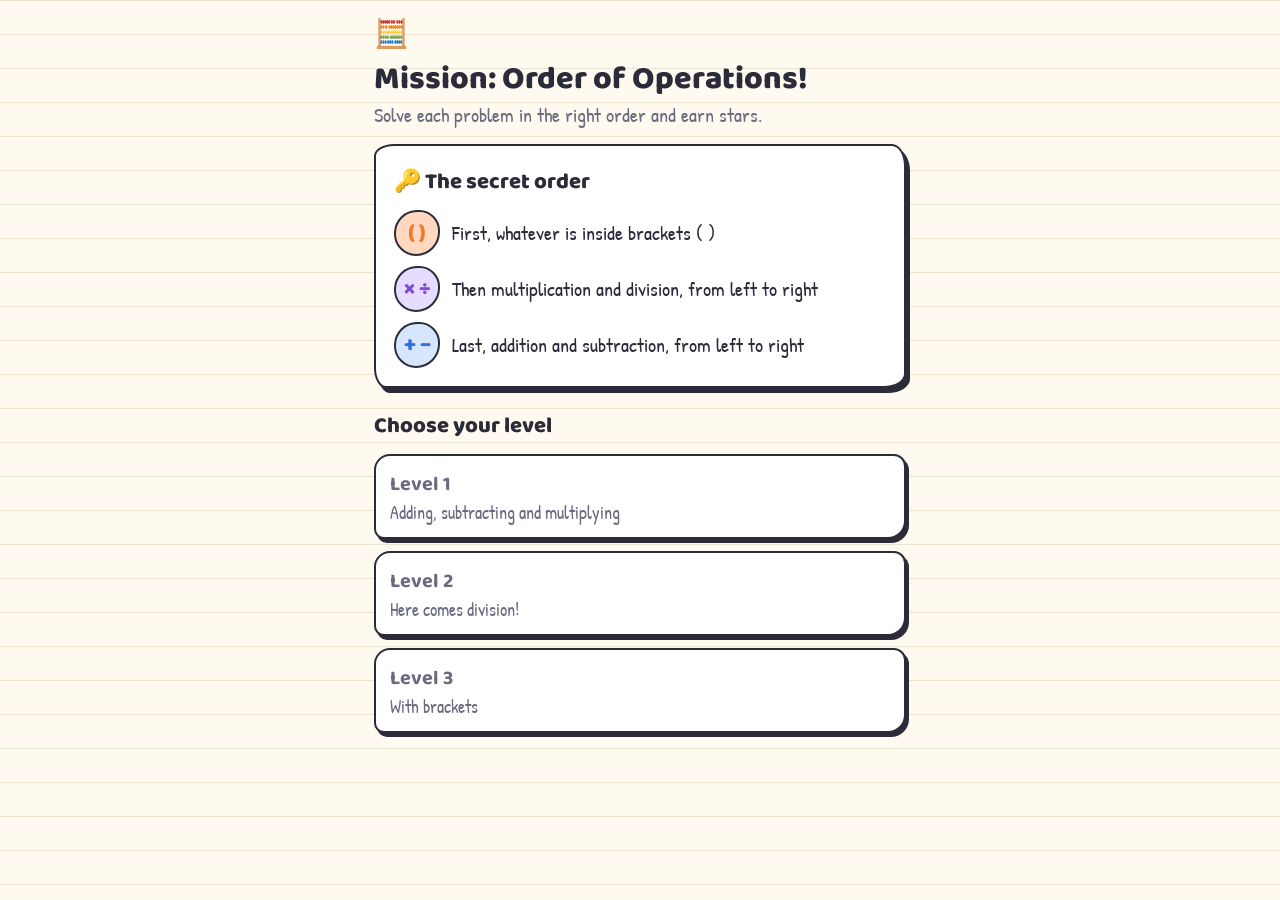
<file: public/games/mission-order-of-operations.html>
<!DOCTYPE html>
<html lang="en">
<head>
<meta charset="utf-8">
<meta name="viewport" content="width=device-width, initial-scale=1">
<title>Mission: Order of Operations</title>
<link rel="preconnect" href="https://fonts.googleapis.com">
<link href="https://fonts.googleapis.com/css2?family=Patrick+Hand&family=Baloo+2:wght@600;800&display=swap" rel="stylesheet">
<style>
:root{
  --paper:#fffaf0; --ink:#2b2b3a; --muted:#6b6b80;
  --blue:#2f6fdf; --green:#1f9d63; --red:#e5484d; --yellow:#ffe066;
  --orange:#f07a2a; --purple:#7c4ddb; --soft:#f4efe2;
  color-scheme:light;
}
button{color:var(--ink)}
*{box-sizing:border-box}
html,body{margin:0}
body{
  font-family:'Patrick Hand',cursive; color:var(--ink); min-height:100vh;
  background:var(--paper);
  background-image:linear-gradient(#ebe4d2 1px,transparent 1px);
  background-size:100% 34px;
  -webkit-tap-highlight-color:transparent;
}
.wrap{max-width:560px;margin:0 auto;padding:14px 14px 48px}
.card{
  background:#fff;border:2.5px solid var(--ink);
  border-radius:20px 14px 22px 12px / 12px 22px 14px 20px;
  box-shadow:4px 5px 0 var(--ink);padding:18px;margin:16px 0;
}
.top{display:flex;justify-content:space-between;align-items:center;gap:8px}
.lang{display:flex;gap:6px}
.lang button{font:inherit;font-size:17px;padding:3px 10px;border:2px solid var(--ink);background:#fff;border-radius:10px 8px 12px 7px;cursor:pointer}
.lang button.on{background:var(--yellow)}
h1{font-family:'Baloo 2',sans-serif;font-weight:800;font-size:32px;line-height:1.1;margin:10px 0 4px}
h2{font-family:'Baloo 2',sans-serif;font-weight:800;font-size:22px;margin:0 0 10px}
.sub{font-size:20px;color:var(--muted);margin:0}
.rules{list-style:none;padding:0;margin:0;display:grid;gap:10px}
.rules li{display:flex;align-items:center;gap:12px;font-size:20px;line-height:1.2}
.badge{flex:0 0 46px;height:46px;display:grid;place-items:center;font-family:'Baloo 2';font-weight:800;font-size:22px;
  border:2.5px solid var(--ink);border-radius:50% 45% 52% 48%;}
.b1{background:#ffd8bf;color:var(--orange)} .b2{background:#e6dcff;color:var(--purple)} .b3{background:#d6e6ff;color:var(--blue)}
.levels{display:grid;gap:12px}
.lvl{font:inherit;text-align:left;cursor:pointer;display:flex;align-items:center;gap:14px;
  background:#fff;border:2.5px solid var(--ink);border-radius:16px 12px 18px 10px;padding:12px 14px;box-shadow:3px 4px 0 var(--ink);transition:transform .08s}
.lvl:active{transform:translate(2px,3px);box-shadow:1px 1px 0 var(--ink)}
.lvl .ic{font-size:34px}
.lvl b{font-family:'Baloo 2';font-size:20px;display:block}
.lvl span{font-size:18px;color:var(--muted)}
.lvl .best{margin-left:auto;font-size:16px;color:var(--green);white-space:nowrap}
.bar{display:flex;justify-content:space-between;align-items:center;font-size:19px;gap:8px;flex-wrap:wrap}
.pill{border:2px solid var(--ink);border-radius:12px 9px 13px 8px;padding:2px 10px;background:#fff}
.back{font:inherit;font-size:18px;background:none;border:none;cursor:pointer;color:var(--blue);padding:0}
.progress{height:14px;border:2px solid var(--ink);border-radius:10px;overflow:hidden;background:#fff;margin:10px 0 0}
.progress i{display:block;height:100%;background:var(--green);transition:width .3s}
.expr{font-family:'Baloo 2',sans-serif;font-weight:800;font-size:clamp(30px,9vw,46px);text-align:center;
  letter-spacing:1px;line-height:1.5;margin:6px 0 4px;word-break:keep-all}
.tok{display:inline-block;padding:0 3px}
.op{color:var(--blue)} .op.md{color:var(--purple)} .par{color:var(--orange)}
.hl{background:var(--yellow);border-radius:10px 6px 12px 5px;box-shadow:0 0 0 2px var(--ink) inset;padding:0 4px;display:inline-block}
.eq{color:var(--muted)}
.answer{margin:8px auto 0;width:170px;min-height:64px;border:3px dashed var(--ink);border-radius:16px 12px 18px 10px;
  display:grid;place-items:center;font-family:'Baloo 2';font-weight:800;font-size:38px;background:var(--soft)}
.answer.empty{color:#b9b2a0}
.answer.ok{border-style:solid;border-color:var(--green);background:#dff5e9;color:var(--green)}
.shake{animation:sh .35s}
@keyframes sh{20%{transform:translateX(-8px)}40%{transform:translateX(8px)}60%{transform:translateX(-5px)}80%{transform:translateX(5px)}}
.keypad{display:grid;grid-template-columns:repeat(3,1fr);gap:9px;margin-top:14px}
.key{font-family:'Baloo 2';font-weight:800;font-size:26px;padding:8px 0;cursor:pointer;background:#fff;
  border:2.5px solid var(--ink);border-radius:14px 10px 15px 9px;box-shadow:2px 3px 0 var(--ink);color:var(--ink);user-select:none}
.key:active{transform:translate(2px,2px);box-shadow:0 1px 0 var(--ink)}
.key.go{background:var(--green);color:#fff}
.key.del{background:#ffe1e1}
.key:disabled{opacity:.4;cursor:default}
.row{display:flex;gap:10px;margin-top:14px}
.btn{flex:1;font:inherit;font-size:21px;cursor:pointer;padding:10px 12px;border:2.5px solid var(--ink);
  border-radius:14px 10px 16px 9px;box-shadow:3px 4px 0 var(--ink);background:#fff;color:var(--ink)}
.btn:active{transform:translate(2px,3px);box-shadow:1px 1px 0 var(--ink)}
.btn.hint{background:var(--yellow)}
.btn.next{background:var(--blue);color:#fff}
.btn:disabled{opacity:.45;cursor:default;transform:none;box-shadow:3px 4px 0 var(--ink)}
.small{font-size:16px;color:var(--muted);text-align:center;margin-top:6px}
.hintbox{border:2.5px dashed var(--orange);background:#fff6e8;border-radius:16px 12px 18px 10px;padding:12px 14px;margin-top:14px;font-size:20px}
.hintbox .t{font-family:'Baloo 2';font-weight:800;color:var(--orange);font-size:17px;text-transform:uppercase;letter-spacing:.5px}
.hintbox .mini{font-family:'Baloo 2';font-weight:800;font-size:26px;text-align:center;margin:6px 0}
.steps{margin:6px 0 0;padding:0;list-style:none;display:grid;gap:6px}
.steps li{font-family:'Baloo 2';font-weight:600;font-size:20px;display:flex;flex-wrap:wrap;align-items:center;gap:6px}
.steps .n{flex:0 0 26px;height:26px;border-radius:50%;background:var(--ink);color:#fff;display:grid;place-items:center;font-size:14px}
.steps .calc{color:var(--green);font-weight:800}
.fb{margin-top:14px;font-size:21px;text-align:center;padding:10px;border-radius:14px 10px 16px 9px}
.fb.good{background:#dff5e9;border:2.5px solid var(--green)}
.fb.bad{background:#ffe8e8;border:2.5px solid var(--red)}
.fb.info{background:#e8f0ff;border:2.5px solid var(--blue)}
.fb b{font-family:'Baloo 2';font-size:24px}
.stars{font-size:56px;text-align:center;letter-spacing:6px;margin:4px 0}
.center{text-align:center}
.big{font-family:'Baloo 2';font-weight:800;font-size:28px}
.hidden{display:none!important}
.rep{text-align:left;margin-top:16px;border-top:2px dashed #d8d0bb;padding-top:12px}
.rep h2{font-size:20px;margin:0 0 2px}
.rep .note{font-size:16px;color:var(--muted);margin:0 0 8px}
.sk{display:grid;grid-template-columns:1fr 90px 48px;align-items:center;gap:10px;font-size:19px;margin:7px 0}
.skb{height:14px;border:2px solid var(--ink);border-radius:8px;overflow:hidden;background:#fff}
.skb i{display:block;height:100%}
.skc{font-family:'Baloo 2';font-weight:800;text-align:right}
.reco{text-align:left}
.tip{margin:8px 0 6px;font-size:19px}
.pr{display:block;width:100%;margin-top:4px}
.pop{position:fixed;pointer-events:none;font-size:28px;animation:pop 1s ease-out forwards;z-index:9}
@keyframes pop{0%{opacity:1;transform:translate(0,0) scale(.6)}100%{opacity:0;transform:translate(var(--dx),var(--dy)) scale(1.2)}}
</style>
</head>
<body>
<div class="wrap">
  <div class="top">
    <span style="font-size:28px">🧮</span>
    <div class="lang hidden"><button id="lang-es">ES</button><button id="lang-en" class="on">EN</button></div>
  </div>

  <!-- START -->
  <section id="start">
    <h1 data-t="title"></h1>
    <p class="sub" data-t="subtitle"></p>
    <div class="card">
      <h2 data-t="rulesTitle"></h2>
      <ul class="rules">
        <li><span class="badge b1">( )</span><span data-t="r1"></span></li>
        <li><span class="badge b2">× ÷</span><span data-t="r2"></span></li>
        <li><span class="badge b3">+ −</span><span data-t="r3"></span></li>
      </ul>
    </div>
    <h2 data-t="chooseLevel" style="margin-top:20px"></h2>
    <div class="levels" id="levels"></div>
    <div class="center" style="margin-top:14px"><button class="back" id="resetBtn" style="font-size:16px;color:var(--muted);text-decoration:underline"></button></div>
  </section>

  <!-- GAME -->
  <section id="game" class="hidden">
    <div class="bar">
      <button class="back" id="backBtn" data-t="back"></button>
      <span class="pill" id="qn"></span>
      <span class="pill">⭐ <span id="score">0</span></span>
      <span class="pill">🔥 <span id="streak">0</span></span>
    </div>
    <div class="progress"><i id="prog" style="width:0"></i></div>

    <div class="card">
      <div class="expr" id="expr"></div>
      <div class="answer empty" id="answer">?</div>
      <div class="keypad" id="keypad"></div>
      <div class="row">
        <button class="btn hint" id="hintBtn"></button>
        <button class="btn next hidden" id="nextBtn"></button>
      </div>
      <div class="small" id="hintCost"></div>
      <div id="hints"></div>
      <div id="fb"></div>
    </div>
  </section>

  <!-- END -->
  <section id="end" class="hidden">
    <div class="card center">
      <h1 data-t="endTitle"></h1>
      <div class="stars" id="stars"></div>
      <p class="big" id="endScore"></p>
      <p style="font-size:21px" id="endMsg"></p>
      <p style="font-size:22px;color:var(--green)" id="record"></p>
      <div id="skills"></div>
      <div id="reco"></div>
      <div class="row">
        <button class="btn next" id="againBtn" data-t="again"></button>
        <button class="btn" id="levelsBtn" data-t="levels"></button>
      </div>
    </div>
  </section>
</div>

<script>
/* ---------- textos / texts ---------- */
const T = {
 es:{
  title:'¡Misión: Operaciones combinadas!',
  subtitle:'Resuelve cada cuenta en el orden correcto y gana estrellas.',
  rulesTitle:'🔑 El orden secreto',
  r1:'Primero, lo que está entre paréntesis ( )',
  r2:'Después, multiplicaciones y divisiones, de izquierda a derecha',
  r3:'Al final, sumas y restas, de izquierda a derecha',
  chooseLevel:'Elige tu nivel',
  lv:[['Nivel 1','Sumas, restas y multiplicaciones'],['Nivel 2','¡Llegan las divisiones!'],['Nivel 3','Con paréntesis']],
  best:s=>`Récord: ${s}`,
  back:'← Niveles',
  qn:(n,m)=>`${n} / ${m}`,
  hint:n=>`💡 Pista (${n})`,
  noHints:'💡 Sin pistas',
  hintCost:'Cada pista resta 3 puntos. ¡Úsalas si te atascas!',
  next:'Siguiente →', finish:'Ver resultado 🏁',
  h1t:'Pista 1 · ¿Por dónde empiezo?',
  h1:'Empieza por la parte marcada en amarillo.',
  reason_paren:'Va primero porque está entre paréntesis.',
  reason_muldiv:'Las multiplicaciones y divisiones van antes que las sumas y restas.',
  reason_addsub:'Solo quedan sumas y restas: se hacen de izquierda a derecha.',
  h2t:'Pista 2 · Primer paso',
  h2a:'Calcula esa parte:',
  h2b:'Ahora la cuenta queda así (sigue por lo amarillo):',
  h2c:'¡Ya solo te queda un número!',
  h3t:'Pista 3 · Solución paso a paso',
  solTitle:'Así se resuelve:',
  correct:['¡Correcto! 🎉','¡Genial! ⭐','¡Muy bien! 🚀','¡Eres un crack! 💪','¡Perfecto! 🌟'],
  pts:p=>`+${p} puntos`,
  wrong:'Casi… ¡inténtalo otra vez!',
  wrongLTR:'¡Ojo! Has ido de izquierda a derecha sin más. Recuerda: × y ÷ van antes que + y −.',
  wrongParen:'¡Ojo! Te has saltado los paréntesis. Lo que está dentro de ( ) va siempre primero.',
  tryHint:'¿Y si pides una pista? 💡',
  revealed:'Ahora ya sabes cómo se hace. ¡A por la siguiente!',
  endTitle:'¡Misión cumplida!',
  endScore:(s,m)=>`${s} de ${m} puntos`,
  end3:'¡Increíble! Dominas el orden de las operaciones.',
  end2:'¡Muy bien! Un poco más de práctica y serás experta o experto.',
  end1:'¡Buen comienzo! Repasa el orden secreto y vuelve a intentarlo.',
  again:'Jugar otra vez', levels:'Cambiar de nivel',
  record:'🏆 ¡Nuevo récord!',
  reset:'↺ Borrar récords', resetSure:'¿Seguro? Toca otra vez para borrar',
  wrongRTL:'¡Ojo! Cuando los signos tienen el mismo rango (+ y −, o × y ÷), se va de izquierda a derecha.',
  skillsTitle:'📊 Tu informe de habilidades',
  skillsNote:'Ejercicios resueltos sin fallar en cada regla.',
  recoTitle:'💪 Ejercicios de refuerzo',
  noWeak:'¡Ningún punto débil! Prueba un nivel más difícil.',
  practise:n=>`Practicar: ${n} (5 ejercicios)`,
  sk:{paren:['Paréntesis primero','Resuelve lo que hay dentro de ( ) antes que nada.'],
      prec:['× y ÷ antes que + y −','Busca primero × y ÷, aunque estén al final de la cuenta.'],
      lr:['De izquierda a derecha','Si los signos tienen el mismo rango (+ y −, o × y ÷), ve de izquierda a derecha.'],
      calc:['Cálculos','El orden era correcto, pero falló una suma o una tabla. Ve paso a paso, con calma.']}
 },
 en:{
  title:'Mission: Order of Operations!',
  subtitle:'Solve each problem in the right order and earn stars.',
  rulesTitle:'🔑 The secret order',
  r1:'First, whatever is inside brackets ( )',
  r2:'Then multiplication and division, from left to right',
  r3:'Last, addition and subtraction, from left to right',
  chooseLevel:'Choose your level',
  lv:[['Level 1','Adding, subtracting and multiplying'],['Level 2','Here comes division!'],['Level 3','With brackets']],
  best:s=>`Best: ${s}`,
  back:'← Levels',
  qn:(n,m)=>`${n} / ${m}`,
  hint:n=>`💡 Hint (${n})`,
  noHints:'💡 No hints left',
  hintCost:'Each hint costs 3 points. Use them if you get stuck!',
  next:'Next →', finish:'See results 🏁',
  h1t:'Hint 1 · Where do I start?',
  h1:'Start with the part marked in yellow.',
  reason_paren:'It goes first because it is inside brackets.',
  reason_muldiv:'Multiplication and division come before addition and subtraction.',
  reason_addsub:'Only + and − are left: do them from left to right.',
  h2t:'Hint 2 · First step',
  h2a:'Work out that part:',
  h2b:'Now the problem looks like this (keep going with the yellow part):',
  h2c:'Only one number left!',
  h3t:'Hint 3 · Step-by-step solution',
  solTitle:'Here is how to solve it:',
  correct:['Correct! 🎉','Great! ⭐','Well done! 🚀','You rock! 💪','Perfect! 🌟'],
  pts:p=>`+${p} points`,
  wrong:'Almost… try again!',
  wrongLTR:'Careful! You just went from left to right. Remember: × and ÷ come before + and −.',
  wrongParen:'Careful! You skipped the brackets. What is inside ( ) always goes first.',
  tryHint:'Why not ask for a hint? 💡',
  revealed:'Now you know how it works. On to the next one!',
  endTitle:'Mission complete!',
  endScore:(s,m)=>`${s} out of ${m} points`,
  end3:'Amazing! You have mastered the order of operations.',
  end2:'Very good! A bit more practice and you will be an expert.',
  end1:'Good start! Review the secret order and try again.',
  again:'Play again', levels:'Change level',
  record:'🏆 New record!',
  reset:'↺ Reset records', resetSure:'Sure? Tap again to reset',
  wrongRTL:'Careful! When signs have the same rank (+ and −, or × and ÷), go from left to right.',
  skillsTitle:'📊 Your skills report',
  skillsNote:'Questions solved without slipping on each rule.',
  recoTitle:'💪 Reinforcement practice',
  noWeak:'No weak spots! Try a harder level.',
  practise:n=>`Practise: ${n} (5 questions)`,
  sk:{paren:['Brackets first','Work out what is inside ( ) before anything else.'],
      prec:['× ÷ before + −','Look for × and ÷ first, even when they come at the end.'],
      lr:['Left to right','When signs have the same rank (+ and −, or × and ÷), go from left to right.'],
      calc:['Calculations','The order was right, but a sum or times-table fact slipped. Take each step calmly.']}
 }
};
let lang='en';
const t=(k,...a)=>{const v=T[lang][k];return typeof v==='function'?v(...a):v;};

/* ---------- utilidades ---------- */
const R=(a,b)=>a+Math.floor(Math.random()*(b-a+1));
const pick=a=>a[Math.floor(Math.random()*a.length)];
const shuffle=a=>{a=[...a];for(let i=a.length-1;i>0;i--){const j=Math.floor(Math.random()*(i+1));[a[i],a[j]]=[a[j],a[i]];}return a;};
const N=v=>({t:'n',v}), O=v=>({t:'o',v}), LP={t:'('}, RP={t:')'};
const $=id=>document.getElementById(id);
const store={get(k){try{return localStorage.getItem(k)}catch(e){return null}},set(k,v){try{localStorage.setItem(k,v)}catch(e){}}};

/* ---------- motor de cálculo paso a paso ---------- */
function step(tk,prec,rtl){
  let lo=0,hi=tk.length-1,inParen=false;
  const close=tk.findIndex(x=>x.t===')');
  if(close>=0){let open=close;while(tk[open].t!=='(')open--;lo=open+1;hi=close-1;inParen=true;}
  let idx=-1;
  const find=f=>{if(rtl){for(let i=hi;i>=lo;i--)if(f(tk[i]))return i;}else{for(let i=lo;i<=hi;i++)if(f(tk[i]))return i;}return -1;};
  if(prec) idx=find(x=>x.t==='o'&&(x.v==='×'||x.v==='÷'));
  if(idx<0) idx=find(x=>x.t==='o');
  if(idx<0) return null;
  const a=tk[idx-1].v,b=tk[idx+1].v,op=tk[idx].v;
  let r;
  if(op==='+')r=a+b; else if(op==='−')r=a-b; else if(op==='×')r=a*b;
  else{ if(b===0||a%b!==0) return null; r=a/b; }
  if(r<0) return null;
  const reason=inParen?'paren':(op==='×'||op==='÷')?'muldiv':'addsub';
  const nt=[...tk.slice(0,idx-1),N(r),...tk.slice(idx+2)];
  const j=idx-1;
  if(inParen&&nt[j-1]&&nt[j-1].t==='('&&nt[j+1]&&nt[j+1].t===')'){nt.splice(j+1,1);nt.splice(j-1,1);}
  return {hl:[idx-1,idx+1],a,b,op,r,reason,before:tk,next:nt};
}
function solve(tk,prec,rtl){
  const steps=[];let cur=tk,guard=0;
  while(cur.length>1&&guard++<20){const s=step(cur,prec,rtl);if(!s)return null;steps.push(s);cur=s.next;}
  if(cur.length!==1||cur[0].t!=='n')return null;
  return {steps,value:cur[0].v};
}
const key=tk=>tk.map(x=>x.t==='n'?x.v:x.t==='o'?x.v:x.t).join(' ');

/* ---------- generador de ejercicios ---------- */
function build(level){
  if(level===1){
    const ops=shuffle(['×',pick(['+','−'])]);
    if(Math.random()<.3) ops.push(pick(['+','−']));
    const tk=[N(R(2,12))];
    ops.forEach(o=>{tk.push(O(o));tk.push(N(o==='×'?R(2,9):R(2,15)));});
    return tk;
  }
  if(level===2){
    const n=pick([2,3,3]);
    let ops=['÷',pick(['+','−'])]; if(n===3) ops.push(pick(['+','−','×']));
    ops=shuffle(ops);
    const tk=[N(ops[0]==='÷'?R(6,60):R(2,12))];
    ops.forEach((o,i)=>{tk.push(O(o));const nx=ops[i+1];tk.push(N(o==='÷'?R(2,10):nx==='÷'?R(6,60):R(2,12)));});
    return tk;
  }
  // nivel 3: paréntesis
  const s=()=>pick(['+','−']), m=()=>pick(['×','×','÷']), any=()=>pick(['+','−','×']);
  const n=()=>R(1,12);
  const tpl=R(1,5);
  if(tpl===1) return [LP,N(n()),O(s()),N(n()),RP,O(m()),N(R(2,9))];
  if(tpl===2) return [N(R(2,40)),O(m()),LP,N(n()),O(s()),N(n()),RP];
  if(tpl===3) return [LP,N(n()),O(s()),N(n()),RP,O(m()),LP,N(n()),O(s()),N(n()),RP];
  if(tpl===4) return [N(R(2,20)),O(s()),N(R(2,9)),O('×'),LP,N(n()),O(s()),N(n()),RP];
  return [N(R(2,30)),O(any()),LP,N(n()),O(s()),N(n()),RP,O(m()),N(R(2,6))];
}
function buildLR(){
  const r=Math.random();
  if(r<.5){const n=pick([3,3,4]);const tk=[N(R(10,40))];
    for(let i=1;i<n;i++){tk.push(O(i===1?'−':pick(['+','−'])));tk.push(N(R(2,15)));}
    return tk;}
  if(r<.8) return [N(R(6,60)),O('÷'),N(R(2,10)),O('×'),N(R(2,9))];
  return [N(R(10,40)),O('−'),N(R(2,9)),O('×'),N(R(2,9)),O('+'),N(R(2,15))];
}
const SKILLS=['paren','prec','lr','calc'];
const PRACTICE={
  paren:{build:()=>build(3),want:c=>c.nop!==null&&c.nop!==c.sol.value},
  prec:{build:()=>build(pick([1,2])),want:c=>c.ltr!==c.sol.value},
  lr:{build:buildLR,want:c=>c.rtl!==c.sol.value},
  calc:{build:()=>build(pick([1,2,2])),want:c=>c.tokens.some(x=>x.v==='×'||x.v==='÷')}
};
function makeCase(tk){
  const sol=solve(tk,true);
  if(!sol||sol.value>120||sol.steps.some(s=>s.r>120))return null;
  // tablas de multiplicar: × y ÷ dentro del 10 × 10
  if(sol.steps.some(s=>(s.op==='×'&&(s.a>10||s.b>10))||(s.op==='÷'&&(s.b>10||s.r>10))))return null;
  const ltr=solve(tk,false), rtl=solve(tk,true,true);
  const hasP=tk.some(x=>x.t==='(');
  const nop=hasP?solve(tk.filter(x=>x.t!=='('&&x.t!==')'),true):null;
  const c={tokens:tk,sol,ltr:ltr?ltr.value:null,rtl:rtl?rtl.value:null,nop:nop?nop.value:null,key:key(tk)};
  const ops=tk.filter(x=>x.t==='o').map(x=>x.v);
  const md=ops.some(o=>o==='×'||o==='÷'), as=ops.some(o=>o==='+'||o==='−');
  c.skills=['calc'];
  if(hasP)c.skills.push('paren');
  if(md&&as)c.skills.push('prec');
  if(ops.length>1&&c.rtl!==sol.value)c.skills.push('lr');
  return c;
}
function gen(level){
  const P=S.practice?PRACTICE[S.practice]:null;
  const builder=P?P.build:()=>build(level);
  const want=P?P.want:c=>{const hasP=c.tokens.some(x=>x.t==='(');
    return (hasP?(c.nop!==null&&c.nop!==c.sol.value):(c.ltr!==c.sol.value))||Math.random()<.12;};
  let fallback=null;
  for(let k=0;k<6000;k++){
    const c=makeCase(builder());
    if(!c||S.seen.has(c.key))continue;
    if(want(c)){S.seen.add(c.key);return c;}
    if(!fallback)fallback=c;
  }
  while(!fallback)fallback=makeCase(build(level));
  S.seen.add(fallback.key);return fallback;
}

/* ---------- pintar expresiones ---------- */
function exprHTML(tk,hl){
  let h='';
  tk.forEach((x,i)=>{
    if(hl&&i===hl[0])h+='<span class="hl">';
    if(x.t==='n')h+=`<span class="tok">${x.v}</span>`;
    else if(x.t==='o')h+=`<span class="tok op${(x.v==='×'||x.v==='÷')?' md':''}">${x.v}</span>`;
    else h+=`<span class="tok par">${x.t}</span>`;
    if(hl&&i===hl[1])h+='</span>';
  });
  return h;
}
function stepsHTML(sol){
  let h='<ol class="steps">';
  sol.steps.forEach((s,i)=>{
    h+=`<li><span class="n">${i+1}</span><span>${exprHTML(s.before,s.hl)}</span><span class="calc">→ ${s.a} ${s.op} ${s.b} = ${s.r}</span></li>`;
  });
  return h+`</ol><div class="mini">= ${sol.value}</div>`;
}

/* ---------- estado del juego ---------- */
let TOTAL=10; const MAXH=3;
const freshStats=()=>Object.fromEntries(SKILLS.map(k=>[k,{n:0,m:0}]));
const S={level:1,practice:null,qn:0,score:0,streak:0,cur:null,input:'',hints:0,wrong:0,state:'play',fb:null,seen:new Set(),stats:freshStats(),qMiss:new Set()};
function miss(k){
  if(S.qMiss.has(k))return;
  S.qMiss.add(k);
  if(!S.cur.skills.includes(k))S.stats[k].n++;
  S.stats[k].m++;
}
const primary=c=>SKILLS.find(k=>c.skills.includes(k));

function show(id){['start','game','end'].forEach(s=>$(s).classList.toggle('hidden',s!==id));window.scrollTo(0,0);}

function renderStatic(){
  document.documentElement.lang=lang;
  document.querySelectorAll('[data-t]').forEach(el=>el.textContent=t(el.dataset.t));
  $('lang-es').classList.toggle('on',lang==='es');$('lang-en').classList.toggle('on',lang==='en');
  $('levels').innerHTML=T[lang].lv.map((l,i)=>{
    const b=store.get('oc-best-'+(i+1));
    return `<button class="lvl" data-l="${i+1}"><span><b>${l[0]}</b><span>${l[1]}</span></span>${b!==null?`<span class="best">${t('best',b)}</span>`:''}</button>`;
  }).join('');
  document.querySelectorAll('.lvl').forEach(b=>b.onclick=()=>startLevel(+b.dataset.l));
  const rb=$('resetBtn');
  rb.textContent=t('reset');rb.dataset.armed='';
  rb.classList.toggle('hidden',![1,2,3].some(i=>store.get('oc-best-'+i)!==null));
  if(!$('game').classList.contains('hidden'))renderGame();
  if(!$('end').classList.contains('hidden'))renderEnd();
}

function startLevel(l){
  Object.assign(S,{level:l,practice:null,qn:0,score:0,streak:0,seen:new Set(),stats:freshStats()});
  TOTAL=10;show('game');newQuestion();
}
function startPractice(k){
  Object.assign(S,{practice:k,qn:0,score:0,streak:0,seen:new Set(),stats:freshStats()});
  TOTAL=5;show('game');newQuestion();
}
function newQuestion(){
  S.qn++;S.cur=gen(S.level);S.input='';S.hints=0;S.wrong=0;S.state='play';S.fb=null;
  S.qMiss=new Set();S.cur.skills.forEach(k=>S.stats[k].n++);
  renderGame();
}

function renderGame(){
  const c=S.cur;
  $('qn').textContent=(S.practice?'💪 '+T[lang].sk[S.practice][0]+' · ':'')+t('qn',S.qn,TOTAL);
  $('score').textContent=S.score;$('streak').textContent=S.streak;
  $('prog').style.width=((S.qn-1+(S.state==='play'?0:1))/TOTAL*100)+'%';
  const showHl=S.state==='play'&&S.hints>=1;
  $('expr').innerHTML=exprHTML(c.tokens,showHl?c.sol.steps[0].hl:null)+' <span class="eq">=</span>';
  const a=$('answer');
  a.textContent=S.state==='play'?(S.input||'?'):c.sol.value;
  a.className='answer'+(S.state==='play'&&!S.input?' empty':'')+(S.state!=='play'?' ok':'');
  // teclado
  const keys=['1','2','3','4','5','6','7','8','9','⌫','0','✓'];
  $('keypad').innerHTML=keys.map(k=>`<button class="key${k==='✓'?' go':k==='⌫'?' del':''}" data-k="${k}" ${S.state!=='play'?'disabled':''}>${k}</button>`).join('');
  document.querySelectorAll('.key').forEach(b=>b.onclick=()=>press(b.dataset.k));
  // botones
  const hb=$('hintBtn');
  const left=MAXH-S.hints;
  hb.textContent=left>0?t('hint',left):t('noHints');
  hb.disabled=S.state!=='play'||left<=0;
  hb.classList.toggle('hidden',S.state!=='play');
  const nb=$('nextBtn');
  nb.classList.toggle('hidden',S.state==='play');
  nb.textContent=S.qn>=TOTAL?t('finish'):t('next');
  $('hintCost').textContent=S.state==='play'?t('hintCost'):'';
  // pistas
  let h='';
  const s1=c.sol.steps[0];
  if(S.hints>=1&&S.state==='play'){
    h+=`<div class="hintbox"><div class="t">${t('h1t')}</div>${t('h1')} ${t('reason_'+s1.reason)}</div>`;
  }
  if(S.hints>=2&&S.state==='play'){
    const s2=c.sol.steps[1];
    h+=`<div class="hintbox"><div class="t">${t('h2t')}</div>${t('h2a')}<div class="mini">${s1.a} ${s1.op} ${s1.b} = ${s1.r}</div>`+
       (s2?`${t('h2b')}<div class="mini">${exprHTML(s1.next,s2.hl)} <span class="eq">=</span> ?</div>`:t('h2c'))+`</div>`;
  }
  if(S.state!=='play'){
    h+=`<div class="hintbox"><div class="t">${S.state==='revealed'?t('h3t'):t('solTitle')}</div>${stepsHTML(c.sol)}</div>`;
  }
  $('hints').innerHTML=h;
  // feedback
  const fb=S.fb;let f='';
  if(fb){
    if(fb.type==='good')f=`<div class="fb good"><b>${T[lang].correct[fb.i]}</b><br>${t('pts',fb.p)}</div>`;
    else if(fb.type==='revealed')f=`<div class="fb info">${t('revealed')}</div>`;
    else{
      const msg=fb.type==='ltr'?t('wrongLTR'):fb.type==='paren'?t('wrongParen'):fb.type==='rtl'?t('wrongRTL'):t('wrong');
      f=`<div class="fb bad">${msg}${S.wrong>=2&&S.hints<MAXH?'<br>'+t('tryHint'):''}</div>`;
    }
  }
  $('fb').innerHTML=f;
}

function press(k){
  if(S.state!=='play')return;
  if(k==='⌫'){S.input=S.input.slice(0,-1);}
  else if(k==='✓'){check();return;}
  else if(S.input.length<4){S.input=(S.input==='0'?'':S.input)+k;}
  S.fb=S.fb&&S.fb.type!=='good'?S.fb:null;
  renderGame();
}

function check(){
  if(!S.input)return;
  const v=+S.input,c=S.cur;
  if(v===c.sol.value){
    const p=Math.max(1,10-3*S.hints-S.wrong);
    S.score+=p;
    S.streak=(S.hints===0&&S.wrong===0)?S.streak+1:0;
    S.state='done';S.fb={type:'good',p,i:R(0,T.es.correct.length-1)};
    renderGame();burst();
  }else{
    S.wrong++;S.streak=0;
    let type='bad';
    if(c.nop!==null&&v===c.nop&&c.nop!==c.sol.value)type='paren';
    else if(c.ltr!==null&&v===c.ltr&&c.ltr!==c.sol.value)type='ltr';
    else if(c.rtl!==null&&v===c.rtl&&c.rtl!==c.sol.value)type='rtl';
    miss({paren:'paren',ltr:'prec',rtl:'lr',bad:'calc'}[type]);
    S.fb={type};S.input='';
    renderGame();
    const a=$('answer');a.classList.remove('shake');void a.offsetWidth;a.classList.add('shake');
  }
}

function useHint(){
  if(S.state!=='play'||S.hints>=MAXH)return;
  S.hints++;
  miss(primary(S.cur));
  if(S.hints===MAXH){S.state='revealed';S.streak=0;S.fb={type:'revealed'};}
  renderGame();
  $('hints').lastElementChild&&$('hints').lastElementChild.scrollIntoView({behavior:'smooth',block:'nearest'});
}

function next(){ if(S.qn>=TOTAL){finish();}else newQuestion(); }

function finish(){
  if(S.practice){S.newRecord=false;}
  else{
    const prev=store.get('oc-best-'+S.level);
    S.newRecord=prev===null||S.score>+prev;
    if(S.newRecord)store.set('oc-best-'+S.level,S.score);
  }
  show('end');renderEnd();if(S.score>=TOTAL*5)burst(24);
}
function renderEnd(){
  const max=TOTAL*10, pct=S.score/max*100;
  const st=pct>=80?3:pct>=50?2:1;
  $('stars').textContent='⭐'.repeat(st)+'☆'.repeat(3-st);
  $('endScore').textContent=t('endScore',S.score,max);
  $('endMsg').textContent=t('end'+st);
  $('record').textContent=S.newRecord?t('record'):'';
  // informe por habilidad
  const sk=T[lang].sk;
  const ks=SKILLS.filter(k=>S.stats[k].n>0);
  let h=`<div class="rep"><h2>${t('skillsTitle')}</h2><p class="note">${t('skillsNote')}</p>`;
  ks.forEach(k=>{const {n,m}=S.stats[k],ok=n-m,p=ok/n*100;
    const col=p>=80?'var(--green)':p>=50?'var(--orange)':'var(--red)';
    h+=`<div class="sk"><span>${sk[k][0]}</span><span class="skb"><i style="width:${p}%;background:${col}"></i></span><span class="skc">${ok}/${n}</span></div>`;});
  $('skills').innerHTML=h+'</div>';
  // refuerzo: las dos reglas más flojas
  const weak=ks.filter(k=>S.stats[k].m>0)
    .sort((a,b)=>S.stats[b].m/S.stats[b].n-S.stats[a].m/S.stats[a].n||S.stats[b].m-S.stats[a].m).slice(0,2);
  let r=`<div class="hintbox reco"><div class="t">${t('recoTitle')}</div>`;
  if(!weak.length)r+=t('noWeak');
  weak.forEach(k=>{r+=`<p class="tip"><b>${sk[k][0]}</b> — ${sk[k][1]}</p><button class="btn hint pr" data-k="${k}">${t('practise',sk[k][0])}</button>`;});
  $('reco').innerHTML=r+'</div>';
  document.querySelectorAll('.pr').forEach(b=>b.onclick=()=>startPractice(b.dataset.k));
}

function burst(n=12){
  const em=['⭐','🎉','✨','🌟','💫'];
  const r=$('answer').getBoundingClientRect();
  const x=r.left+r.width/2,y=r.top+r.height/2;
  for(let i=0;i<n;i++){
    const s=document.createElement('span');s.className='pop';s.textContent=pick(em);
    s.style.left=x+'px';s.style.top=y+'px';
    s.style.setProperty('--dx',R(-160,160)+'px');s.style.setProperty('--dy',R(-180,60)+'px');
    document.body.appendChild(s);setTimeout(()=>s.remove(),1000);
  }
}

/* ---------- eventos ---------- */
$('hintBtn').onclick=useHint;
$('nextBtn').onclick=next;
$('backBtn').onclick=()=>{show('start');renderStatic();};
$('againBtn').onclick=()=>S.practice?startPractice(S.practice):startLevel(S.level);
$('resetBtn').onclick=()=>{
  const rb=$('resetBtn');
  if(rb.dataset.armed){
    [1,2,3].forEach(i=>{try{localStorage.removeItem('oc-best-'+i)}catch(e){}});
    renderStatic();return;
  }
  rb.dataset.armed='1';rb.textContent=t('resetSure');
  clearTimeout(rb._tm);rb._tm=setTimeout(()=>{rb.dataset.armed='';rb.textContent=t('reset');},4000);
};
$('levelsBtn').onclick=()=>{show('start');renderStatic();};
$('lang-es').onclick=()=>{lang='es';store.set('oc-lang','es');renderStatic();};
$('lang-en').onclick=()=>{lang='en';store.set('oc-lang','en');renderStatic();};
document.addEventListener('keydown',e=>{
  if($('game').classList.contains('hidden'))return;
  if(S.state!=='play'){if(e.key==='Enter')next();return;}
  if(/^[0-9]$/.test(e.key))press(e.key);
  else if(e.key==='Backspace')press('⌫');
  else if(e.key==='Enter')press('✓');
});
lang='en';
renderStatic();
</script>
</body>
</html>
</file>
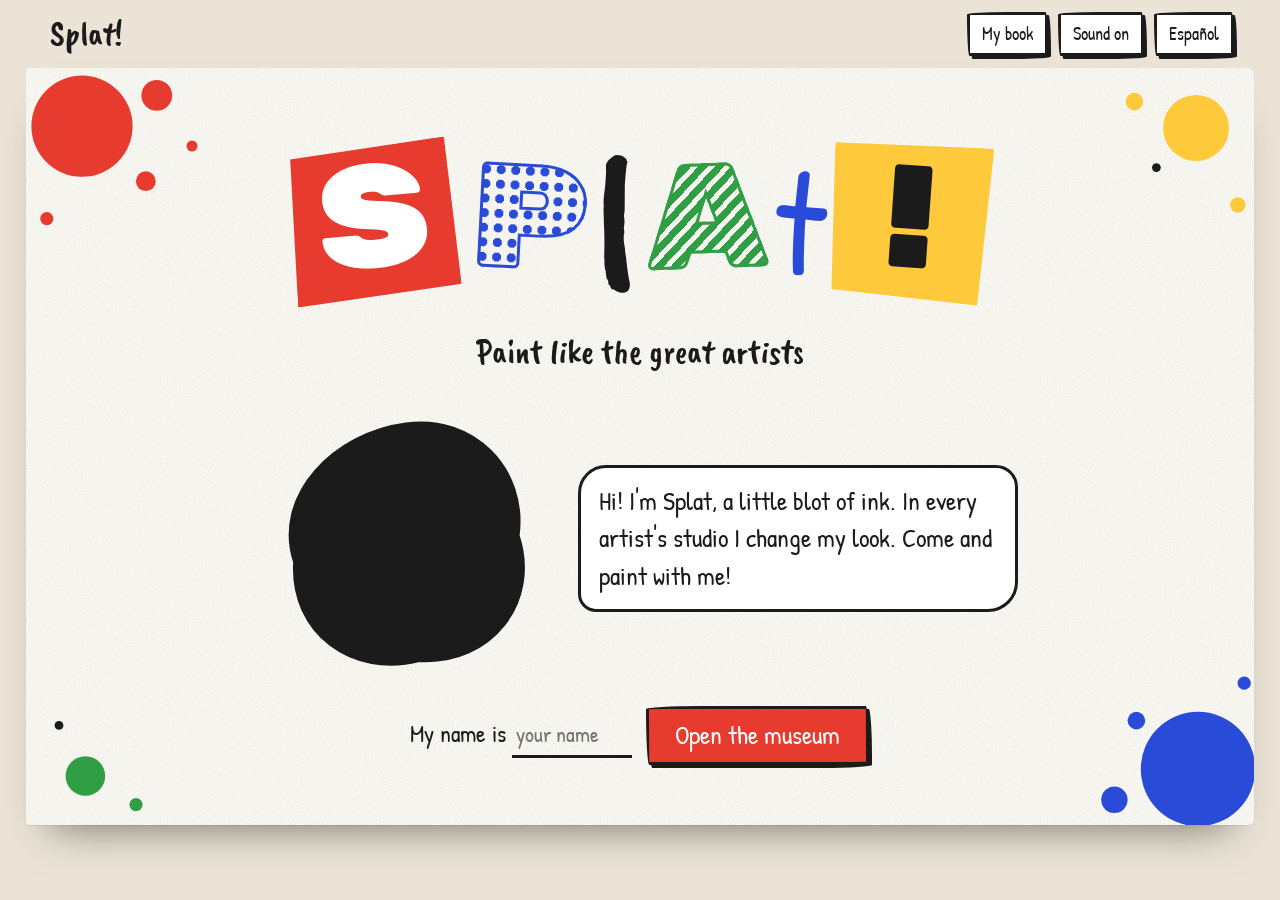
<file: public/games/splat-art-studio.html>
<!DOCTYPE html>
<html lang="en">
<head>
<meta charset="utf-8">
<meta name="viewport" content="width=device-width,initial-scale=1">
<title>Splat! Art Studio</title>
<link rel="preconnect" href="https://fonts.googleapis.com">
<link rel="preconnect" href="https://fonts.gstatic.com" crossorigin>
<link href="https://fonts.googleapis.com/css2?family=Caveat+Brush&family=Patrick+Hand&family=Permanent+Marker&family=Rubik+Mono+One&display=swap" rel="stylesheet">
<style>
/* VOICE: playful, hand-made, reading friendly for kids 7+
   IDEA: an artist's activity book you paint inside, page by page
   PICTURE: Splat the ink blot guide (changes style per studio) + the live painting canvas
   COLOUR and TYPE: paper white, ink black, tomato red, cobalt, sunflower, grass; mixed hand lettering + Patrick Hand
   LAYOUT: one paper page per screen on a desk; studio = guide column + big canvas + tool tray */
:root{color-scheme:light dark;--desk:light-dark(#ebe4d6,#1e1c19);--deskInk:light-dark(#1b1b1b,#f3eee4);--paper:#fffdf7;--ink:#1b1b1b;--mut:#5f584e;--red:#e63b2e;--blue:#2a4bd7;--yel:#ffc93c;--grn:#2f9e44;--hand:'Patrick Hand',system-ui,sans-serif;--brush:'Caveat Brush','Patrick Hand',cursive}
:root[data-theme=light]{color-scheme:light}:root[data-theme=dark]{color-scheme:dark}
*{box-sizing:border-box;min-width:0}
body{margin:0;background:var(--desk);color:var(--ink);font:18px/1.45 var(--hand);overflow-x:clip}
[hidden]{display:none!important}
.bar{display:flex;align-items:center;gap:10px;flex-wrap:wrap;max-width:1240px;margin:0 auto;padding:12px max(2vw,8px) 0}
.bar .sp,.top .sp{flex:1}
.logo{font:34px/1 var(--brush);color:var(--deskInk);background:none;border:0;cursor:pointer;padding:0 4px;min-height:44px}
.page{position:relative;max-width:1240px;margin:12px auto 32px;width:calc(100% - 2*max(2vw,8px));background:var(--paper) url("data:image/svg+xml;utf8,<svg xmlns='http://www.w3.org/2000/svg' width='220' height='220'><filter id='n'><feTurbulence type='fractalNoise' baseFrequency='.85' numOctaves='2'/><feColorMatrix values='0 0 0 0 0  0 0 0 0 0  0 0 0 0 0  0 0 0 .07 0'/></filter><rect width='100%' height='100%' filter='url(%23n)'/></svg>");border-radius:4px 7px 5px 3px;box-shadow:0 1px 0 rgba(0,0,0,.06),0 26px 40px -24px rgba(0,0,0,.5);padding:clamp(16px,3vw,40px);overflow:hidden}
.btn{font:21px/1.1 var(--hand);color:var(--ink);background:#fff;border:3px solid var(--ink);border-radius:255px 15px 225px 15px/15px 225px 15px 255px;padding:9px 16px;min-height:48px;box-shadow:3px 3px 0 var(--ink);cursor:pointer;transition:transform .08s}
.btn:hover{transform:rotate(-1deg)}
.btn:active{transform:translate(2px,2px);box-shadow:1px 1px 0 var(--ink)}
.btn.on{background:var(--yel)}
.btn.red{background:var(--red);color:#fff}
.btn.sm{font-size:18px;min-height:44px;padding:6px 12px}
.btn.big{font-size:26px;padding:12px 26px}
.btn:disabled{opacity:.35;cursor:default;transform:none}
:focus-visible{outline:4px solid var(--blue);outline-offset:3px}
/* home */
.home{text-align:center;padding-block:clamp(28px,5vw,60px)}
.spl{position:absolute;width:clamp(110px,20vw,220px);pointer-events:none}
.spl.a{top:-10px;left:-10px}.spl.b{top:-6px;right:-8px}.spl.c{bottom:-10px;right:-10px}.spl.d{bottom:-6px;left:0}
.ttl{margin:0;line-height:1;position:relative}
.L{display:inline-block;font:clamp(56px,12.5vw,146px)/1 'Rubik Mono One',var(--hand);margin:0 .02em;vertical-align:middle}
.L1{background:var(--red);color:#fff;padding:.04em .14em;transform:rotate(-5deg);clip-path:polygon(3% 6%,97% 0,100% 94%,0 100%)}
.L2{color:transparent;background:radial-gradient(circle,var(--blue) 42%,transparent 46%) 0 0/.1em .1em;-webkit-background-clip:text;background-clip:text;-webkit-text-stroke:3px var(--blue);transform:rotate(3deg)}
.L3{font-family:var(--brush);font-size:clamp(76px,16vw,188px);color:var(--ink);transform:rotate(-3deg)}
.L4{color:transparent;background:repeating-linear-gradient(-45deg,var(--grn) 0 7px,transparent 7px 12px);-webkit-background-clip:text;background-clip:text;-webkit-text-stroke:3px var(--grn);transform:rotate(-2deg)}
.L5{font-family:'Permanent Marker',var(--hand);color:var(--blue);transform:rotate(6deg)}
.L6{background:var(--yel);color:var(--ink);padding:.04em .12em;transform:rotate(4deg);clip-path:polygon(0 3%,100% 0,96% 100%,4% 96%)}
.sub{font:clamp(24px,3.4vw,34px)/1.1 var(--brush);margin:.5em 0 0;position:relative}
.hero{display:flex;align-items:center;justify-content:center;gap:clamp(12px,3vw,36px);margin:clamp(14px,3vw,30px) auto;max-width:860px;position:relative;text-align:start}
.blobBtn{background:none;border:0;padding:0;flex:none}
.hero .blob{width:clamp(170px,26vw,280px);height:auto}
.bubble{position:relative;background:#fff;border:3px solid var(--ink);border-radius:28px 22px 30px 18px;padding:14px 18px;font-size:20px;margin:0}
.bubble.big{font-size:clamp(20px,2.4vw,26px);max-width:440px}
.nameF{display:flex;gap:14px;align-items:center;justify-content:center;flex-wrap:wrap;position:relative}
.nameF label{font-size:24px}
input{font:22px var(--hand);border:0;border-bottom:3px solid var(--ink);background:transparent;padding:6px 4px;width:12ch;color:var(--ink);min-height:44px}
/* map */
.big2{font:clamp(34px,5vw,52px)/1.05 var(--brush);margin:0;text-wrap:balance}
.lead{margin:.3em 0 1.1em;font-size:21px;color:var(--mut);max-width:60ch}
.doors{display:grid;grid-template-columns:repeat(auto-fill,minmax(190px,1fr));gap:22px}
.door{font:inherit;color:var(--ink);background:#fff;border:3px solid var(--ink);border-radius:120px 120px 10px 14px/110px 110px 10px 12px;padding:22px 14px 16px;display:flex;flex-direction:column;align-items:center;gap:2px;cursor:pointer;box-shadow:4px 4px 0 var(--ink);position:relative;text-align:center;transition:transform .12s}
.door:hover{transform:rotate(-1.5deg) translateY(-2px)}
.door .blob{width:118px;height:128px}
.door b{font:26px/1.1 var(--brush)}
.door small{color:var(--mut);font-size:17px}
.door.lock{cursor:default;box-shadow:none;border-style:dashed;color:var(--mut)}
.door.lock:hover{transform:none}
.door.lock .blob{opacity:.22;filter:grayscale(1)}
.soon{position:absolute;top:40%;background:var(--yel);padding:2px 12px;transform:rotate(-6deg);font-size:18px;color:var(--ink)}
.mapAct{display:flex;gap:16px;flex-wrap:wrap;margin-top:28px}
/* studio */
.top{display:flex;align-items:center;gap:12px;flex-wrap:wrap;margin-bottom:16px}
.top h2{font:clamp(30px,4vw,46px)/1.05 var(--brush);margin:0}
.yrs{color:var(--mut);font-size:19px}
.sgrid{display:grid;grid-template-columns:250px minmax(0,1fr);grid-template-areas:"g w" "c w" "f w";gap:18px 24px;align-items:start}
.guide{grid-area:g;display:flex;flex-direction:column;gap:14px}
.guide .blobBtn{align-self:center}
.guide .blob{width:140px;height:150px}
.work{grid-area:w}
.fact{grid-area:f}.note.ch{grid-area:c}
.note{background:#fff3c4;padding:16px 16px 12px;transform:rotate(-1.2deg);box-shadow:0 6px 12px -8px rgba(0,0,0,.45);position:relative;font-size:19px}
.note::before{content:'';position:absolute;top:-11px;left:50%;width:84px;height:22px;margin-left:-42px;background:rgba(255,255,255,.65);border:1px solid rgba(0,0,0,.08);transform:rotate(3deg)}
.note h4{margin:0 0 4px;font:23px/1 var(--brush);color:var(--red)}
.note p{margin:0}
.note.ch{background:#e1eaff;transform:rotate(1deg)}
.note.ch h4{color:var(--blue)}
.cwrap{position:relative;aspect-ratio:3/2;border:4px solid var(--ink);border-radius:6px 10px 5px 9px;overflow:hidden;background:#fff}
#cv{position:absolute;inset:0;width:100%;height:100%;touch-action:none;cursor:crosshair;display:block}
.cwrap.blur #cv{filter:blur(7px) saturate(1.15)}
#torch{position:absolute;inset:0;pointer-events:none;background:radial-gradient(circle at var(--tx,50%) var(--ty,45%),transparent 0 70px,rgba(12,7,3,.55) 140px,rgba(12,7,3,.9) 230px)}
.tray{display:flex;flex-wrap:wrap;gap:12px 22px;margin-top:16px;align-items:center}
.grp{display:flex;flex-wrap:wrap;gap:8px;align-items:center}
.sw{width:46px;height:46px;border-radius:52% 48% 55% 45%/48% 55% 45% 52%;border:3px solid var(--ink);background:var(--c);cursor:pointer;padding:0}
.sw.on{outline:4px solid var(--ink);outline-offset:3px;transform:scale(1.08)}
/* blob */
.blob{display:block;overflow:visible}
.blob .bb{transform-origin:62px 112px;animation:wob 3.2s ease-in-out infinite}
@keyframes wob{50%{transform:scale(1.04,.95) rotate(-2deg)}}
/* overlay, book, guess */
.ov{position:fixed;inset:0;background:rgba(20,16,10,.6);display:grid;place-items:center;padding:16px;z-index:10}
.card{background:var(--paper);border:3px solid var(--ink);border-radius:10px;padding:22px;max-width:520px;width:100%;box-shadow:6px 6px 0 var(--ink)}
.card h3{font:34px/1.05 var(--brush);margin:0 0 12px}
.card img{width:100%;border:10px solid #fff;outline:3px solid var(--ink);display:block;margin-bottom:14px}
.card label{display:block;font-size:20px}
.card input{width:100%}
.row{display:flex;gap:12px;justify-content:flex-end;margin-top:18px;flex-wrap:wrap}
.wall{display:grid;grid-template-columns:repeat(auto-fill,minmax(240px,1fr));gap:36px 28px;margin-top:10px}
.fr{margin:0;transform:rotate(var(--r));display:flex;flex-direction:column}
.fr img{display:block;width:100%;aspect-ratio:3/2;object-fit:cover;border:12px solid #fff;outline:4px solid var(--ink);box-shadow:6px 7px 0 rgba(0,0,0,.18)}
.fr figcaption{background:#fff;border:2px solid var(--ink);margin:16px 10px 8px;padding:8px 12px;display:flex;flex-direction:column;font-size:17px;line-height:1.3}
.fr figcaption b{font-size:21px}
.fr small{color:var(--mut)}
.fr .btn{align-self:flex-end;margin-right:10px}
.empty{font-size:22px;color:var(--mut)}
.gwrap{display:grid;grid-template-columns:minmax(0,1.4fr) minmax(0,1fr);gap:28px;align-items:start}
.gimg{width:100%;aspect-ratio:3/2;object-fit:cover;border:14px solid #fff;outline:4px solid var(--ink);display:block}
.gwrap .lead{margin-top:0}
.opts{display:grid;gap:10px}
.opt{display:flex;align-items:center;gap:12px;text-align:start}
.opt .blob{width:42px;height:46px;flex:none}
.fb{font:26px/1.2 var(--brush);min-height:1.3em;margin:14px 0 6px}
.score{font-size:21px;background:var(--yel);padding:4px 12px;transform:rotate(2deg)}
.toast{position:fixed;left:50%;bottom:24px;transform:translateX(-50%) rotate(-1deg);background:var(--ink);color:#fff;padding:12px 20px;border-radius:14px 10px 16px 8px;font-size:20px;z-index:20;max-width:90vw;text-align:center}
@media(max-width:860px){.sgrid{grid-template-columns:minmax(0,1fr);grid-template-areas:"g" "w" "c" "f"}.guide{flex-direction:row;flex-wrap:wrap;align-items:center}.guide .blob{width:92px;height:100px}.guide .bubble{flex:1 1 200px}}
@media(max-width:700px){.gwrap{grid-template-columns:minmax(0,1fr)}}
@media(max-width:600px){.hero{flex-direction:column;text-align:center}.btn{font-size:19px}.sw{width:42px;height:42px}}
@media(prefers-reduced-motion:reduce){.blob .bb{animation:none!important}.btn,.door{transition:none}}
</style>
</head>
<body>
<svg width="0" height="0" style="position:absolute" aria-hidden="true"><defs>
<pattern id="p-cave" width="26" height="26" patternUnits="userSpaceOnUse"><rect width="26" height="26" fill="#b7552e"/><circle cx="6" cy="7" r="3" fill="#8f3b1d"/><circle cx="19" cy="18" r="4" fill="#cc6a3a"/><circle cx="20" cy="5" r="1.6" fill="#7a2e14"/></pattern>
<pattern id="p-seurat" width="14" height="14" patternUnits="userSpaceOnUse"><rect width="14" height="14" fill="#fffdf7"/><circle cx="3.5" cy="3.5" r="2.6" fill="#2a5bd7"/><circle cx="10.5" cy="3.5" r="2.6" fill="#f7d038"/><circle cx="3.5" cy="10.5" r="2.6" fill="#e4322b"/><circle cx="10.5" cy="10.5" r="2.6" fill="#3aa655"/></pattern>
<pattern id="p-vangogh" width="28" height="28" patternUnits="userSpaceOnUse"><rect width="28" height="28" fill="#1f3f99"/><path d="M3 9q7-8 14 0" stroke="#f7c624" stroke-width="3.5" fill="none" stroke-linecap="round"/><path d="M12 22q6-6 13 0" stroke="#9cc3f0" stroke-width="3.5" fill="none" stroke-linecap="round"/></pattern>
<pattern id="p-mondrian" width="64" height="64" patternUnits="userSpaceOnUse"><rect width="64" height="64" fill="#f6f3ec"/><rect width="38" height="38" fill="#d7261e"/><rect x="42" y="42" width="22" height="22" fill="#1b4fbf"/><rect x="42" y="0" width="22" height="16" fill="#f5c400"/><path d="M40 0v64M0 40h64M40 18h24" stroke="#1b1b1b" stroke-width="4"/></pattern>
<pattern id="p-kandinsky" width="56" height="56" patternUnits="userSpaceOnUse"><rect width="56" height="56" fill="#f3ead6"/><circle cx="16" cy="16" r="11" fill="#2a4bd7"/><circle cx="16" cy="16" r="5" fill="#ffc93c"/><path d="M34 46l10-20 10 20z" fill="#e63b2e"/><path d="M4 44q8-8 16 0t16 0" stroke="#1b1b1b" stroke-width="2.5" fill="none"/></pattern>
</defs></svg>

<header class="bar">
  <button class="logo" data-nav="home" id="logo">Splat!</button>
  <span class="sp"></span>
  <button class="btn sm" data-nav="book" data-t="mybook"></button>
  <button class="btn sm" id="bSound"></button>
  <button class="btn sm" id="bLang"></button>
</header>

<section id="home" class="page screen home">
  <svg class="spl a" viewBox="0 0 200 200" aria-hidden="true"><circle cx="60" cy="62" r="46" fill="#e63b2e"/><circle cx="128" cy="34" r="14" fill="#e63b2e"/><circle cx="118" cy="112" r="9" fill="#e63b2e"/><circle cx="28" cy="146" r="6" fill="#e63b2e"/><circle cx="160" cy="80" r="5" fill="#e63b2e"/></svg>
  <svg class="spl b" viewBox="0 0 200 200" aria-hidden="true"><circle cx="140" cy="60" r="30" fill="#ffc93c"/><circle cx="84" cy="36" r="8" fill="#ffc93c"/><circle cx="178" cy="130" r="7" fill="#ffc93c"/><circle cx="104" cy="96" r="4" fill="#1b1b1b"/></svg>
  <svg class="spl c" viewBox="0 0 200 200" aria-hidden="true"><circle cx="140" cy="140" r="52" fill="#2a4bd7"/><circle cx="64" cy="168" r="12" fill="#2a4bd7"/><circle cx="84" cy="96" r="8" fill="#2a4bd7"/><circle cx="182" cy="62" r="6" fill="#2a4bd7"/></svg>
  <svg class="spl d" viewBox="0 0 200 200" aria-hidden="true"><circle cx="54" cy="150" r="18" fill="#2f9e44"/><circle cx="100" cy="176" r="6" fill="#2f9e44"/><circle cx="30" cy="104" r="4" fill="#1b1b1b"/></svg>
  <h1 class="ttl" id="title"></h1>
  <p class="sub" data-t="sub"></p>
  <div class="hero"><div class="blobBtn" id="homeBlob"></div><p class="bubble big" data-t="hi"></p></div>
  <form class="nameF" id="nameF"><label><span data-t="name"></span> <input id="kid" autocomplete="off" maxlength="24"></label><button class="btn red big" data-t="go"></button></form>
</section>

<section id="map" class="page screen" hidden>
  <h2 class="big2" data-t="museum"></h2>
  <p class="lead" data-t="museumSub"></p>
  <div class="doors" id="doors"></div>
  <div class="mapAct"><button class="btn big" data-nav="book" data-t="mybook"></button><button class="btn big" data-nav="guess" data-t="guess"></button></div>
</section>

<section id="studio" class="page screen" hidden>
  <div class="top"><button class="btn" data-nav="map">← <span data-t="back"></span></button><h2 id="sName"></h2><span class="yrs" id="sYears"></span><span class="sp"></span></div>
  <div class="sgrid">
    <aside class="guide"><div class="blobBtn" id="sBlob"></div><p class="bubble" id="sStory"></p></aside>
    <div class="note ch" id="sChal"></div>
    <div class="work"><div class="cwrap" id="cwrap"><canvas id="cv" width="1200" height="800"></canvas><div id="torch" hidden></div></div><div class="tray" id="tray"></div></div>
    <div class="note fact" id="sFact"></div>
  </div>
</section>

<section id="book" class="page screen" hidden>
  <div class="top"><button class="btn" data-nav="map">← <span data-t="back"></span></button><h2 data-t="bookTitle"></h2></div>
  <p class="lead" data-t="bookSub"></p>
  <div class="wall" id="wall"></div>
</section>

<section id="guess" class="page screen" hidden>
  <div class="top"><button class="btn" data-nav="map">← <span data-t="back"></span></button><h2 data-t="guess"></h2><span class="sp"></span><span class="score" id="gScore"></span></div>
  <div id="gBody"></div>
  <div class="row" style="justify-content:flex-start"><button class="btn red big" id="gNext" data-t="next" hidden></button></div>
</section>

<div class="ov" id="ov" hidden><div class="card" role="dialog" aria-modal="true">
  <h3 data-t="frameT"></h3><img id="ovImg" alt="">
  <label><span data-t="frameQ"></span><input id="ovTitle" maxlength="40"></label>
  <div class="row"><button class="btn" id="ovNo" data-t="cancel"></button><button class="btn red" id="ovYes" data-t="hang"></button></div>
</div></div>
<div class="toast" id="toast" hidden></div>

<script>
{
const W=1200,H=800,R=Math.random,TAU=Math.PI*2,INK='#1b1b1b';
const $=s=>document.querySelector(s),$$=s=>[...document.querySelectorAll(s)];
const store={get(k,d){try{const v=localStorage.getItem(k);return v==null?d:JSON.parse(v)}catch(e){return d}},set(k,v){try{localStorage.setItem(k,JSON.stringify(v));return true}catch(e){return false}}};
let lang=store.get('splat-lang','en')==='es'?'es':'en',kid=store.get('splat-name',''),sound=store.get('splat-sound',true)!==false,book=store.get('splat-book',[]);
if(!Array.isArray(book))book=[];

const T={en:{title:'Splat!',sub:'Paint like the great artists',hi:"Hi! I'm Splat, a little blot of ink. In every artist's studio I change my look. Come and paint with me!",name:'My name is',namePh:'your name',go:'Open the museum',museum:'The Museum of Magic Doors',museumSub:"Every door is an artist's studio. Go in, read their story and paint with their tools.",soon:'Coming soon',mybook:'My book',guess:'Who painted it?',back:'Museum',fact:'Did you know?',challenge:'Challenge',undo:'Undo',clear:'Start again',done:'Finished!',frameT:'Hang it in your book',frameQ:'What is your painting called?',titlePh:'My painting',hang:'Hang it!',cancel:'Not yet',by:'by',style:'in the style of',empty:'Your book is empty. Go into a studio and paint something!',guessQ:'Whose magic tools made this painting?',guessNeed:'Paint at least 3 pictures in 2 different studios, then come back to play!',yes:'Yes!',no:'Not quite.',yesL:"It's from the studio of {a}.",next:'Next painting',score:'Points',soundOn:'Sound on',soundOff:'Sound off',lang:'Español',del:'Remove',sure:'Sure?',saved:'Hung in your book!',full:"Saved for now, but this device's storage is full. Remove an old painting to keep new ones.",bookSub:'Your own museum. Every painting has a label, just like in a real one.',bookTitle:'My art book',lineHint:'Drag your finger to draw a line',play:'Play my painting',step:'Step back',torch:'Torch',defName:'a mystery artist'},
es:{title:'¡Mancha!',sub:'Pinta como los grandes artistas',hi:'¡Hola! Soy Mancha, una gotita de tinta. En el estudio de cada artista cambio de aspecto. ¡Ven a pintar conmigo!',name:'Me llamo',namePh:'tu nombre',go:'Abrir el museo',museum:'El Museo de las Puertas Mágicas',museumSub:'Cada puerta es el estudio de un artista. Entra, lee su historia y pinta con sus herramientas.',soon:'Muy pronto',mybook:'Mi libro',guess:'¿Quién lo pintó?',back:'Museo',fact:'¿Sabías que…?',challenge:'Reto',undo:'Deshacer',clear:'Empezar de nuevo',done:'¡Terminado!',frameT:'Cuélgalo en tu libro',frameQ:'¿Cómo se llama tu cuadro?',titlePh:'Mi cuadro',hang:'¡Colgar!',cancel:'Todavía no',by:'de',style:'al estilo de',empty:'Tu libro está vacío. ¡Entra en un estudio y pinta algo!',guessQ:'¿Qué herramientas mágicas hicieron este cuadro?',guessNeed:'Pinta al menos 3 cuadros en 2 estudios distintos y vuelve a jugar.',yes:'¡Sí!',no:'Casi…',yesL:'Es del estudio de {a}.',next:'Siguiente cuadro',score:'Puntos',soundOn:'Sonido: sí',soundOff:'Sonido: no',lang:'English',del:'Quitar',sure:'¿Seguro?',saved:'¡Colgado en tu libro!',full:'Guardado por ahora, pero la memoria de este dispositivo está llena. Quita un cuadro antiguo para guardar los nuevos.',bookSub:'Tu propio museo. Cada cuadro tiene su cartela, como en un museo de verdad.',bookTitle:'Mi libro de arte',lineHint:'Arrastra el dedo para dibujar una línea',play:'Tocar mi cuadro',step:'Aléjate',torch:'Antorcha',defName:'alguien misterioso'}};
const t=k=>T[lang][k]??k, L=o=>o[lang];
const esc=s=>String(s).replace(/[&<>"']/g,c=>({'&':'&amp;','<':'&lt;','>':'&gt;','"':'&quot;',"'":'&#39;'}[c]));

const S=[
{id:'cave',pat:'cave',short:{en:'Cave painters',es:'Pintores de cuevas'},name:{en:'The cave painters',es:'Los pintores de las cuevas'},sty:{en:'the cave painters',es:'los pintores de las cuevas'},years:{en:'about 40,000 years ago',es:'hace unos 40.000 años'},
 story:{en:'We painted deep inside caves, by the light of a torch. We put a hand on the rock and blew red paint all around it, through a hollow bone or straight from our mouths. When we lifted the hand… its shape stayed there for thousands of years!',es:'Pintábamos en el fondo de las cuevas, a la luz de una antorcha. Poníamos la mano sobre la roca y soplábamos pintura roja alrededor, con un hueso hueco o directamente con la boca. Al quitar la mano… ¡su forma se quedaba allí durante miles de años!'},
 fact:{en:'In El Castillo cave, in Cantabria (Spain), some red paintings are more than 40,000 years old. They are among the oldest paintings in the world!',es:'En la cueva de El Castillo, en Cantabria, hay pinturas rojas de más de 40.000 años. ¡Están entre las más antiguas del mundo!'},
 chal:{en:'Fill the rock with hands of different colours. Then paint an animal with your finger, like a bison or a horse.',es:'Llena la roca de manos de colores distintos. Después pinta un animal con el dedo, como un bisonte o un caballo.'},
 tools:[['hand',{en:'Blown hand',es:'Mano soplada'}],['finger',{en:'Finger',es:'Dedo'}]],pal:['#a63a1f','#c8501f','#d39a2c','#2b2320','#efe6d6'],extra:['torch'],
 clue:{en:'Look for hand shapes on the rock.',es:'Busca formas de manos sobre la roca.'}},
{id:'seurat',pat:'seurat',short:{en:'Seurat',es:'Seurat'},name:{en:'Georges Seurat',es:'Georges Seurat'},sty:{en:'Georges Seurat',es:'Georges Seurat'},years:{en:'1859–1891 · France',es:'1859–1891 · Francia'},
 story:{en:"I didn't mix my colours on a palette. I painted thousands of tiny dots of pure colour, side by side. Up close you see dots. Step back… and your eyes do the mixing!",es:'Yo no mezclaba los colores en la paleta. Pintaba miles de puntitos de colores puros, uno al lado del otro. De cerca ves puntos. Aléjate… ¡y tus ojos hacen la mezcla!'},
 fact:{en:'His most famous painting, a sunny Sunday afternoon by the river in Paris, took him two years to finish.',es:'Su cuadro más famoso, una tarde de domingo junto al río en París, le llevó dos años terminarlo.'},
 chal:{en:'Make green without green paint: put blue and yellow dots close together, then press Step back!',es:'Haz verde sin pintura verde: pon puntos azules y amarillos muy juntos y pulsa Aléjate.'},
 tools:[['small',{en:'Small dots',es:'Puntos pequeños'}],['big',{en:'Big dots',es:'Puntos grandes'}]],pal:['#e4322b','#f28c28','#f7d038','#3aa655','#2a5bd7','#7a4bc4','#f29bb8','#ffffff'],extra:['step'],
 clue:{en:'Look for lots of tiny dots.',es:'Busca muchos puntitos.'}},
{id:'vangogh',pat:'vangogh',short:{en:'Van Gogh',es:'Van Gogh'},name:{en:'Vincent van Gogh',es:'Vincent van Gogh'},sty:{en:'Vincent van Gogh',es:'Vincent van Gogh'},years:{en:'1853–1890 · Netherlands',es:'1853–1890 · Países Bajos'},
 story:{en:'I loved thick paint and skies that move! Every brushstroke is a short little dash, and the dashes dance together like the wind. Try a swirl, then add some shining stars.',es:'¡Me encantaba la pintura gruesa y los cielos que se mueven! Cada pincelada es una rayita corta, y las rayitas bailan juntas como el viento. Prueba un remolino y añade estrellas brillantes.'},
 fact:{en:'He painted The Starry Night in 1889, inspired by the view from his bedroom window in Saint-Rémy, France.',es:'Pintó La noche estrellada en 1889, inspirado por la vista desde la ventana de su habitación en Saint-Rémy, Francia.'},
 chal:{en:'Paint the wind! Then add a big moon and a sleepy village under your sky.',es:'¡Pinta el viento! Después añade una luna grande y un pueblo dormido bajo tu cielo.'},
 tools:[['dash',{en:'Dash brush',es:'Pincel de rayitas'}],['swirl',{en:'Swirl',es:'Remolino'}],['star',{en:'Star',es:'Estrella'}]],pal:['#f7c624','#fff1a6','#fbfbf5','#7fb2ea','#2a5bd7','#142f7a','#3d8a4a','#e88a1a','#1b1b1b'],extra:[],
 clue:{en:'Look for short dashes that swirl.',es:'Busca rayitas cortas que giran.'}},
{id:'mondrian',pat:'mondrian',short:{en:'Mondrian',es:'Mondrian'},name:{en:'Piet Mondrian',es:'Piet Mondrian'},sty:{en:'Piet Mondrian',es:'Piet Mondrian'},years:{en:'1872–1944 · Netherlands',es:'1872–1944 · Países Bajos'},
 story:{en:'I only used straight lines, black, white and three colours: red, yellow and blue. Move one line and the whole painting changes. I wanted it to feel balanced, like a good song.',es:'Solo usaba líneas rectas, el negro, el blanco y tres colores: rojo, amarillo y azul. Si mueves una línea, cambia todo el cuadro. Quería que se sintiera equilibrado, como una buena canción.'},
 fact:{en:'He loved jazz and dancing. One of his last paintings is called Broadway Boogie Woogie.',es:'Le encantaban el jazz y el baile. Uno de sus últimos cuadros se llama Broadway Boogie Woogie.'},
 chal:{en:'Make it balanced: one big red box, and some small blue and yellow ones. Colour a box white to rub it out.',es:'Haz que quede equilibrado: una caja roja grande y algunas pequeñas azules y amarillas. Pinta una caja de blanco para borrarla.'},
 tools:[['line',{en:'Line',es:'Línea'}],['fill',{en:'Colour a box',es:'Colorear caja'}]],pal:['#d7261e','#f5c400','#1b4fbf','#f6f3ec','#1b1b1b'],extra:[],
 clue:{en:'Look for straight black lines and boxes of colour.',es:'Busca líneas negras rectas y cajas de color.'}},
{id:'kandinsky',pat:'kandinsky',short:{en:'Kandinsky',es:'Kandinsky'},name:{en:'Wassily Kandinsky',es:'Vasili Kandinski'},sty:{en:'Wassily Kandinsky',es:'Vasili Kandinski'},years:{en:'1866–1944 · Russia',es:'1866–1944 · Rusia'},
 story:{en:'When I heard music, I saw colours and shapes! So I painted sounds. Pick an instrument and tap the paper: high up for high notes, low down for low notes.',es:'¡Cuando oía música, veía colores y formas! Así que pintaba sonidos. Elige un instrumento y toca el papel: arriba para notas agudas, abajo para notas graves.'},
 fact:{en:'He wrote that yellow sounds like a trumpet and dark blue sounds like a cello.',es:'Escribió que el amarillo suena como una trompeta y el azul oscuro como un violonchelo.'},
 chal:{en:'Compose a painting, then press Play my painting to hear it from left to right!',es:'Compón un cuadro y pulsa Tocar mi cuadro para oírlo de izquierda a derecha.'},
 tools:[['drum',{en:'● Drum',es:'● Tambor'}],['trumpet',{en:'▲ Trumpet',es:'▲ Trompeta'}],['cello',{en:'∿ Cello',es:'∿ Violonchelo'}],['piano',{en:'▦ Piano',es:'▦ Piano'}],['bell',{en:'✶ Bell',es:'✶ Campana'}]],pal:null,extra:['play'],
 clue:{en:'Look for circles, triangles and wiggles that sing.',es:'Busca círculos, triángulos y ondas que cantan.'}}];
const LOCK=[['Claude Monet','1840–1926'],['Katsushika Hokusai','1760–1849'],['Giuseppe Arcimboldo','1526–1593'],['Gustav Klimt','1862–1918']];

const BLOB='M62 8C92 4 116 28 112 58c10 30-12 58-44 56-30 8-58-12-56-44C2 40 30 12 62 8z';
const blob=fill=>`<svg class="blob" viewBox="-4 -4 128 126" aria-hidden="true"><g class="bb"><path d="${BLOB}" fill="${fill}" stroke="#1b1b1b" stroke-width="3.5"/></g></svg>`;

/* ---------- sound effects ---------- */
let AC=null,lastS=0;
function ac(){if(!AC){try{AC=new(window.AudioContext||window.webkitAudioContext)()}catch(e){return null}}if(AC.state==='suspended')AC.resume();return AC}
function tone(f,{type='sine',f2=0,dur=.3,vol=.2,at=.01,lp=0,delay=0}={}){const a=sound&&ac();if(!a)return;const t0=a.currentTime+delay,o=a.createOscillator(),g=a.createGain();o.type=type;o.frequency.setValueAtTime(f,t0);if(f2)o.frequency.exponentialRampToValueAtTime(f2,t0+dur);g.gain.setValueAtTime(.0001,t0);g.gain.exponentialRampToValueAtTime(vol,t0+at);g.gain.exponentialRampToValueAtTime(.0001,t0+dur);let n=o;if(lp){const fl=a.createBiquadFilter();fl.type='lowpass';fl.frequency.value=lp;o.connect(fl);n=fl}n.connect(g).connect(a.destination);o.start(t0);o.stop(t0+dur+.05)}
function noise(dur,vol,freq){const a=sound&&ac();if(!a)return;const b=a.createBuffer(1,Math.floor(a.sampleRate*dur),a.sampleRate),d=b.getChannelData(0);for(let i=0;i<d.length;i++)d[i]=(R()*2-1)*(1-i/d.length);const s=a.createBufferSource(),f=a.createBiquadFilter(),g=a.createGain();s.buffer=b;f.type='bandpass';f.frequency.value=freq;g.gain.value=vol;s.connect(f).connect(g).connect(a.destination);s.start()}
function sfx(k){const n=performance.now();if((k==='pop'||k==='swish'||k==='chalk')&&n-lastS<75)return;lastS=n;
 if(k==='pop')tone(500+R()*500,{f2:260,dur:.08,vol:.1});
 else if(k==='swish')noise(.14,.12,2600);
 else if(k==='chalk')noise(.1,.1,1400);
 else if(k==='puff')noise(.55,.35,700);
 else if(k==='thump')tone(170,{f2:60,dur:.22,vol:.35});
 else if(k==='snap')tone(900,{type:'triangle',dur:.07,vol:.12});
 else if(k==='swirl')[523,659,784,1047].forEach((f,i)=>tone(f,{dur:.25,vol:.08,delay:i*.07}));
 else if(k==='yay')[523,659,784].forEach((f,i)=>tone(f,{type:'triangle',dur:.3,vol:.15,delay:i*.1}));
 else if(k==='nope')tone(220,{type:'triangle',f2:170,dur:.3,vol:.15})}
const SCALE=[131,147,165,196,220,262,294,330,392,440,523,587,659];
function inst(k,y){const f=SCALE[Math.max(0,Math.min(SCALE.length-1,Math.round((1-y/H)*(SCALE.length-1))))];
 if(k==='drum'){tone(Math.max(70,f*.6),{f2:45,dur:.45,vol:.5});noise(.06,.2,1800)}
 else if(k==='trumpet')tone(f*2,{type:'sawtooth',dur:.5,vol:.13,at:.03,lp:2000});
 else if(k==='cello')tone(f,{type:'sawtooth',dur:1,vol:.16,at:.12,lp:900});
 else if(k==='piano'){tone(f*2,{type:'triangle',dur:.7,vol:.22});tone(f*4,{dur:.3,vol:.05})}
 else{tone(f*4,{dur:1.4,vol:.13});tone(f*4*2.76,{dur:.7,vol:.04})}}
let toastT;function toast(m){const el=$('#toast');el.textContent=m;el.hidden=false;clearTimeout(toastT);toastT=setTimeout(()=>el.hidden=true,2600)}

/* ---------- canvas engines ---------- */
const cv=$('#cv'),ctx=cv.getContext('2d',{willReadFrequently:true});
const raster={cave:1,seurat:1,vangogh:1};
let def=null,tool='',color='',undoSt=[],mem={},drag=null,busy=false,torch=false,blurOn=false,playT=[];
const E={};
function snap(){return raster[def.id]?ctx.getImageData(0,0,W,H):JSON.stringify(E[def.id].st)}
function push(){undoSt.push(snap());if(undoSt.length>12)undoSt.shift()}
function undo(){if(!undoSt.length||busy)return;stopPlay();const s=undoSt.pop();if(raster[def.id])ctx.putImageData(s,0,0);else{E[def.id].st=JSON.parse(s);E[def.id].render()}}
function shade(h,a){const n=parseInt(h.slice(1),16);let r=n>>16,g=n>>8&255,b=n&255;const tg=a<0?0:255,p=Math.abs(a);r=Math.round(r+(tg-r)*p);g=Math.round(g+(tg-g)*p);b=Math.round(b+(tg-b)*p);return'#'+((1<<24)|(r<<16)|(g<<8)|b).toString(16).slice(1)}
const jit=c=>shade(c,(R()-.5)*.3);
const dist=(a,b)=>Math.hypot(a.x-b.x,a.y-b.y);

// cave
const HAND=new Path2D();
[[0,28,46,52,0],[0,88,32,40,0],[-62,8,11,40,-.85],[-36,-62,10.5,46,-.28],[-11,-78,10.5,52,-.08],[14,-72,10.5,48,.1],[38,-46,9.5,38,.38]].forEach(([x,y,a,b,r])=>{HAND.moveTo(x+a*Math.cos(r),y+a*Math.sin(r));HAND.ellipse(x,y,a,b,r,0,TAU)});
const tctx=document.createElement('canvas').getContext('2d');
function rock(){ctx.globalAlpha=1;ctx.fillStyle='#c9a67b';ctx.fillRect(0,0,W,H);for(let i=0;i<260;i++){const x=R()*W,y=R()*H,r=20+R()*130,g=ctx.createRadialGradient(x,y,0,x,y,r);g.addColorStop(0,R()<.5?'rgba(90,60,35,.1)':'rgba(255,240,215,.16)');g.addColorStop(1,'rgba(0,0,0,0)');ctx.fillStyle=g;ctx.fillRect(x-r,y-r,2*r,2*r)}ctx.strokeStyle='rgba(70,45,25,.35)';ctx.lineWidth=2;for(let i=0;i<9;i++){let x=R()*W,y=R()*H;ctx.beginPath();ctx.moveTo(x,y);for(let k=0;k<8;k++){x+=R()*60-30;y+=R()*40;ctx.lineTo(x,y)}ctx.stroke()}}
function stencil(x,y,c){const rot=(R()-.5)*.8,s=.85+R()*.3,co=Math.cos(-rot),sn=Math.sin(-rot),RA=200*s;ctx.fillStyle=c;const IN=150*s;for(let i=0;i<10000;i++){const a=R()*TAU,d=Math.sqrt(R())*RA,px=x+Math.cos(a)*d,py=y+Math.sin(a)*d,dx=(px-x)/s,dy=(py-y)/s;if(tctx.isPointInPath(HAND,dx*co-dy*sn,dx*sn+dy*co))continue;ctx.globalAlpha=d<IN?.75:.75*(1-(d-IN)/(RA-IN))+.03;const z=1.2+R()*2;ctx.fillRect(px,py,z,z)}ctx.globalAlpha=1}
function fing(a,b){ctx.lineCap='round';ctx.strokeStyle=color;for(let k=0;k<4;k++){ctx.globalAlpha=.32;ctx.lineWidth=14+k*5;ctx.beginPath();ctx.moveTo(a.x+(R()-.5)*4,a.y+(R()-.5)*4);ctx.lineTo(b.x+(R()-.5)*4,b.y+(R()-.5)*4);ctx.stroke()}ctx.globalAlpha=1}
E.cave={init(){this.clear();stencil(260,360,'#a63a1f')},clear(){rock()},
 down(p){push();if(tool==='hand'){stencil(p.x,p.y,color);sfx('puff')}else{fing(p,p);sfx('chalk')}},
 move(p,l){if(tool!=='finger'||dist(p,l)<3)return false;fing(l,p);sfx('chalk')}};

// seurat
function dots(p,c=color,big=tool==='big'){const n=big?4:7,r=big?9:5,sp=big?26:18;ctx.fillStyle=c;for(let i=0;i<n;i++){const a=R()*TAU,d=R()*sp;ctx.beginPath();ctx.arc(p.x+Math.cos(a)*d,p.y+Math.sin(a)*d,r*(.8+R()*.4),0,TAU);ctx.fill()}}
E.seurat={clear(){ctx.globalAlpha=1;ctx.fillStyle='#fbf8ef';ctx.fillRect(0,0,W,H)},
 init(){this.clear();for(let i=0;i<46;i++){const a=R()*TAU,d=R()*80;dots({x:960+Math.cos(a)*d,y:180+Math.sin(a)*d},['#f7d038','#f28c28','#f7d038','#e4322b'][i%4],false)}},
 down(p){push();dots(p);sfx('pop')},
 move(p,l){if(dist(p,l)<7)return false;dots(p);sfx('pop')}};

// van gogh
function dash(x,y,a,c,len=22,w=8){const dx=Math.cos(a)*len/2,dy=Math.sin(a)*len/2;ctx.lineCap='round';ctx.beginPath();ctx.moveTo(x-dx,y-dy);ctx.lineTo(x+dx,y+dy);ctx.strokeStyle=shade(c,-.35);ctx.lineWidth=w+3;ctx.stroke();ctx.strokeStyle=c;ctx.lineWidth=w;ctx.stroke();ctx.beginPath();ctx.moveTo(x-dx*.6,y-dy*.6-1.5);ctx.lineTo(x+dx*.4,y+dy*.4-1.5);ctx.strokeStyle=shade(c,.4);ctx.lineWidth=2;ctx.stroke()}
function night(){ctx.globalAlpha=1;const g=ctx.createLinearGradient(0,0,0,H);g.addColorStop(0,'#10245e');g.addColorStop(1,'#2d5ca6');ctx.fillStyle=g;ctx.fillRect(0,0,W,H);const cs=['#1a3a86','#24509e','#16307a','#3466b3'];for(let i=0;i<340;i++){const x=R()*W,y=R()*H;dash(x,y,Math.sin(y/80+x/220)*.6,cs[i%4],20,6)}}
function swirlL(p,c){const Ls=[];for(let i=0;i<64;i++){const a=i*.34,r=8+i*1.7,x=p.x+Math.cos(a)*r,y=p.y+Math.sin(a)*r*.8,col=i%3===0?shade(c,.45):jit(c);Ls.push(()=>dash(x,y,a+Math.PI/2,col,18,7))}return Ls}
function starL(p,c){const Ls=[];for(let k=4;k>=1;k--){const r=10+k*17,n=Math.round(TAU*r/15);for(let i=0;i<n;i++){const a=i/n*TAU,col=jit(k%2?c:shade(c,.6));Ls.push(()=>dash(p.x+Math.cos(a)*r,p.y+Math.sin(a)*r,a+Math.PI/2,col,15,6))}}Ls.push(()=>{ctx.beginPath();ctx.arc(p.x,p.y,14,0,TAU);ctx.fillStyle=shade(c,.7);ctx.fill();ctx.lineWidth=3;ctx.strokeStyle=shade(c,-.3);ctx.stroke()});return Ls}
function anim(Ls){const id=def.id;busy=true;let i=0;const step=()=>{if(!def||def.id!==id){busy=false;return}for(let k=0;k<6&&i<Ls.length;k++)Ls[i++]();if(i<Ls.length)requestAnimationFrame(step);else busy=false};step();sfx('swirl')}
function ribbon(a,b){const ang=a===b?(R()-.5):Math.atan2(b.y-a.y,b.x-a.x),nx=-Math.sin(ang),ny=Math.cos(ang);for(let k=-1;k<=1;k++)dash(b.x+nx*9*k+(R()-.5)*3,b.y+ny*9*k+(R()-.5)*3,ang+(R()-.5)*.35,jit(color),22,7);sfx('swish')}
E.vangogh={clear(){night()},init(){night();starL({x:1010,y:150},'#f7c624').forEach(f=>f())},
 down(p){push();if(tool==='swirl')anim(swirlL(p,color));else if(tool==='star')anim(starL(p,color));else ribbon(p,p)},
 move(p,l){if(tool!=='dash'||dist(p,l)<11)return false;ribbon(l,p)}};

// mondrian
const MSTART={v:[380,880],h:[250,600],f:[{x:150,y:120,c:'#d7261e'},{x:1050,y:720,c:'#1b4fbf'},{x:1050,y:120,c:'#f5c400'}]};
E.mondrian={st:null,start:null,
 init(){this.st=JSON.parse(JSON.stringify(MSTART));this.render()},
 clear(){this.st={v:[],h:[],f:[]};this.render()},
 render(pv){const st=this.st;ctx.globalAlpha=1;ctx.fillStyle='#f6f3ec';ctx.fillRect(0,0,W,H);const xs=[0,...[...st.v].sort((a,b)=>a-b),W],ys=[0,...[...st.h].sort((a,b)=>a-b),H];
  const find=(arr,v)=>{for(let i=0;i<arr.length-1;i++)if(v>=arr[i]&&v<arr[i+1])return i;return arr.length-2};
  st.f.forEach(f=>{const i=find(xs,f.x),j=find(ys,f.y);ctx.fillStyle=f.c;ctx.fillRect(xs[i],ys[j],xs[i+1]-xs[i],ys[j+1]-ys[j])});
  ctx.fillStyle=INK;st.v.forEach(x=>ctx.fillRect(x-8,0,16,H));st.h.forEach(y=>ctx.fillRect(0,y-8,W,16));
  if(pv){ctx.globalAlpha=.4;pv.o==='h'?ctx.fillRect(0,pv.at-8,W,16):ctx.fillRect(pv.at-8,0,16,H);ctx.globalAlpha=1}},
 orient(p){const s=this.start,dx=p.x-s.x,dy=p.y-s.y;if(Math.hypot(dx,dy)<25)return null;return Math.abs(dx)>Math.abs(dy)?{o:'h',at:s.y}:{o:'v',at:s.x}},
 down(p){if(tool==='line'){this.start=p;return}push();this.st.f.push({x:p.x,y:p.y,c:color});this.render();sfx('thump')},
 move(p){if(tool==='line'&&this.start)this.render(this.orient(p))},
 up(p){if(tool!=='line'||!this.start)return;const o=this.orient(p);this.start=null;if(!o){this.render();toast(t('lineHint'));return}const arr=o.o==='h'?this.st.h:this.st.v;if(arr.some(a=>Math.abs(a-o.at)<24)){this.render();return}push();arr.push(Math.round(o.at));this.render();sfx('snap')}};

// kandinsky
const KC=['#2a4bd7','#e63b2e','#ffc93c','#1b1b1b','#2f9e44','#7a4bc4','#f28c28'];
const KSTART={s:[{t:'drum',x:300,y:320,r:0,c:['#2a4bd7','#e63b2e','#ffc93c']},{t:'cello',x:720,y:600,r:.2,c:['#142f7a']},{t:'trumpet',x:900,y:260,r:.35,c:['#f7c624']},{t:'bell',x:540,y:190,r:0,c:['#e63b2e']},{t:'piano',x:1040,y:600,r:.2,c:['#2f9e44']}]};
function kShape(s){ctx.save();ctx.translate(s.x,s.y);ctx.rotate(s.r);ctx.lineJoin='round';ctx.lineCap='round';ctx.strokeStyle=INK;
 if(s.t==='drum'){[72,48,24].forEach((r,i)=>{ctx.beginPath();ctx.arc(0,0,r,0,TAU);ctx.fillStyle=s.c[i];ctx.fill()});ctx.lineWidth=3;ctx.beginPath();ctx.arc(0,0,72,0,TAU);ctx.stroke()}
 else if(s.t==='trumpet'){ctx.beginPath();ctx.moveTo(0,-70);ctx.lineTo(62,40);ctx.lineTo(-62,40);ctx.closePath();ctx.fillStyle=s.c[0];ctx.fill();ctx.lineWidth=4;ctx.stroke()}
 else if(s.t==='cello'){ctx.beginPath();for(let x=-130;x<=130;x+=6){const y=Math.sin(x/22)*22;x===-130?ctx.moveTo(x,y):ctx.lineTo(x,y)}ctx.strokeStyle=s.c[0];ctx.lineWidth=10;ctx.stroke();ctx.fillStyle=INK;[-90,0,90].forEach(cx=>{ctx.beginPath();ctx.arc(cx,-42,7,0,TAU);ctx.fill()})}
 else if(s.t==='piano'){for(let i=0;i<4;i++)for(let j=0;j<4;j++){ctx.fillStyle=(i+j)%2?s.c[0]:INK;ctx.fillRect(-40+i*20,-40+j*20,20,20)}}
 else{ctx.lineWidth=4;for(let i=0;i<11;i++){const a=i/11*TAU,l=42+(i*37%5)*10;ctx.beginPath();ctx.moveTo(Math.cos(a)*18,Math.sin(a)*18);ctx.lineTo(Math.cos(a)*l,Math.sin(a)*l);ctx.stroke()}ctx.beginPath();ctx.arc(0,0,14,0,TAU);ctx.fillStyle=s.c[0];ctx.fill();ctx.stroke()}
 ctx.restore()}
E.kandinsky={st:null,
 init(){this.st=JSON.parse(JSON.stringify(KSTART));this.render()},
 clear(){this.st={s:[]};this.render()},
 render(hi=-1){ctx.globalAlpha=1;const g=ctx.createRadialGradient(W/2,H/2,60,W/2,H/2,720);g.addColorStop(0,'#fbf4e2');g.addColorStop(1,'#e8d9b8');ctx.fillStyle=g;ctx.fillRect(0,0,W,H);this.st.s.forEach((s,i)=>{if(i===hi){ctx.fillStyle='rgba(255,201,60,.5)';ctx.beginPath();ctx.arc(s.x,s.y,108,0,TAU);ctx.fill()}kShape(s)})},
 down(p){stopPlay();push();const mix=[...KC].sort(()=>R()-.5);const c=tool==='drum'?mix.slice(0,3):tool==='trumpet'?['#f7c624']:tool==='cello'?['#142f7a']:tool==='piano'?[['#e63b2e','#2a4bd7','#2f9e44','#ffc93c'][R()*4|0]]:[['#e63b2e','#2a4bd7'][R()*2|0]];
  this.st.s.push({t:tool,x:Math.round(p.x),y:Math.round(p.y),r:tool==='drum'?0:+((R()-.5)*1.2).toFixed(2),c});this.render(this.st.s.length-1);inst(tool,p.y);
  setTimeout(()=>{if(def&&def.id==='kandinsky'&&!playT.length)this.render()},280)}};
function stopPlay(){playT.forEach(clearTimeout);const was=playT.length;playT=[];if(was&&def&&def.id==='kandinsky')E.kandinsky.render()}
function playK(){const k=E.kandinsky;if(playT.length){stopPlay();return}const sh=k.st.s,order=sh.map((s,i)=>i).sort((a,b)=>sh[a].x-sh[b].x);
 order.forEach((idx,n)=>playT.push(setTimeout(()=>{k.render(idx);inst(sh[idx].t,sh[idx].y)},n*420)));playT.push(setTimeout(stopPlay,order.length*420+300))}

/* ---------- pointer ---------- */
const pt=e=>{const r=cv.getBoundingClientRect();return{x:(e.clientX-r.left)/r.width*W,y:(e.clientY-r.top)/r.height*H}};
function torchAt(e){const r=cv.getBoundingClientRect(),el=$('#torch');el.style.setProperty('--tx',(e.clientX-r.left)+'px');el.style.setProperty('--ty',(e.clientY-r.top)+'px')}
cv.addEventListener('pointerdown',e=>{if(!def)return;e.preventDefault();ac();try{cv.setPointerCapture(e.pointerId)}catch(_){}torchAt(e);const p=pt(e);drag={last:p};E[def.id].down(p)});
cv.addEventListener('pointermove',e=>{if(!def)return;torchAt(e);if(!drag)return;const p=pt(e),m=E[def.id].move;if(m&&m.call(E[def.id],p,drag.last)!==false)drag.last=p});
const endDrag=e=>{if(!def||!drag)return;const u=E[def.id].up;if(u)u.call(E[def.id],pt(e));drag=null};
cv.addEventListener('pointerup',endDrag);cv.addEventListener('pointercancel',endDrag);

/* ---------- screens ---------- */
let scr='home';
function show(id){$$('.screen').forEach(s=>s.hidden=s.id!==id);scr=id;window.scrollTo(0,0)}
function go(id){if(scr==='studio'&&id!=='studio')leave();if(id==='map')renderMap();if(id==='book')renderBook();if(id==='guess'){newGuess()}show(id)}
function letters(s){return[...s].map((ch,i)=>`<span class="L L${i%6+1}">${esc(ch)}</span>`).join('')}
function renderMap(){$('#doors').innerHTML=S.map(s=>`<button class="door" data-go="${s.id}">${blob(`url(#p-${s.pat})`)}<b>${L(s.name)}</b><small>${L(s.years)}</small></button>`).join('')+LOCK.map(([n,y])=>`<div class="door lock" aria-disabled="true">${blob('#d9d2c5')}<span class="soon">${t('soon')}</span><b>${n}</b><small>${y}</small></div>`).join('')}
function updTorch(){$('#torch').hidden=!(def&&def.id==='cave'&&torch)}
function tray(){const g=[];
 g.push(`<div class="grp">${def.tools.map(([id,l])=>`<button class="btn${id===tool?' on':''}" data-tool="${id}">${L(l)}</button>`).join('')}</div>`);
 if(def.pal)g.push(`<div class="grp">${def.pal.map((c,i)=>`<button class="sw${c===color?' on':''}" data-col="${c}" style="--c:${c}" aria-label="${t('challenge')==='Reto'?'Color':'Colour'} ${i+1}"></button>`).join('')}</div>`);
 const ex=def.extra.map(x=>`<button class="btn${(x==='torch'&&torch)||(x==='step'&&blurOn)?' on':''}" data-ex="${x}">${t(x)}</button>`).join('');
 g.push(`<div class="grp">${ex}<button class="btn" data-ex="undo">${t('undo')}</button><button class="btn" data-ex="clear">${t('clear')}</button><button class="btn red" data-ex="done">${t('done')}</button></div>`);
 $('#tray').innerHTML=g.join('')}
function studioText(){$('#sName').textContent=L(def.name);$('#sYears').textContent=L(def.years);$('#sBlob').innerHTML=blob(`url(#p-${def.pat})`);$('#sStory').textContent=L(def.story);
 $('#sChal').innerHTML=`<h4>${t('challenge')}</h4><p>${esc(L(def.chal))}</p>`;$('#sFact').innerHTML=`<h4>${t('fact')}</h4><p>${esc(L(def.fact))}</p>`;tray()}
function enter(id){def=S.find(s=>s.id===id);tool=def.tools[0][0];color=def.pal?def.pal[0]:'';undoSt=[];blurOn=false;$('#cwrap').classList.remove('blur');torch=false;
 const en=E[id],m=mem[id];if(m!=null){if(raster[id])ctx.putImageData(m,0,0);else{en.st=JSON.parse(m);en.render()}}else en.init();
 updTorch();studioText();show('studio')}
function leave(){if(!def)return;stopPlay();mem[def.id]=raster[def.id]?ctx.getImageData(0,0,W,H):JSON.stringify(E[def.id].st);def=null;drag=null;busy=false;updTorch()}

/* ---------- frame + book ---------- */
function openFrame(){stopPlay();if(!raster[def.id])E[def.id].render();$('#ovImg').src=cv.toDataURL('image/jpeg',.8);$('#ovTitle').value='';$('#ov').hidden=false;setTimeout(()=>$('#ovTitle').focus(),50)}
function hang(){const c=document.createElement('canvas');c.width=600;c.height=400;c.getContext('2d').drawImage(cv,0,0,600,400);
 book.unshift({id:Date.now(),s:def.id,ti:$('#ovTitle').value.trim()||t('titlePh'),n:kid||t('defName'),d:new Date().toLocaleDateString(lang==='es'?'es-ES':'en-GB',{day:'numeric',month:'long',year:'numeric'}),img:c.toDataURL('image/jpeg',.82)});
 $('#ov').hidden=true;sfx('yay');const ok=store.set('splat-book',book);go('book');toast(ok?t('saved'):t('full'))}
function renderBook(){const w=$('#wall');if(!book.length){w.innerHTML=`<p class="empty">${t('empty')}</p>`;return}
 w.innerHTML=book.map((e,i)=>{const d=S.find(s=>s.id===e.s)||S[0];return`<figure class="fr" style="--r:${(i%3-1)*1.3}deg"><img src="${e.img}" alt="${esc(e.ti)}"><figcaption><b>${esc(e.ti)}</b><span>${t('by')} ${esc(e.n)}</span><span>${t('style')} ${L(d.sty)}</span><small>${esc(e.d)}</small></figcaption><button class="btn sm" data-del="${e.id}">${t('del')}</button></figure>`}).join('')}

/* ---------- guess game ---------- */
let gCur=null,gScore=0,gDone=false,gWrong=[],gFb=null;
function newGuess(){const ok=book.length>=3&&new Set(book.map(e=>e.s)).size>=2;if(!ok)gCur=null;else{let n,tries=0;do{n=book[R()*book.length|0]}while(gCur&&n.id===gCur.id&&++tries<20);gCur=n}gDone=false;gWrong=[];gFb=null;renderGuess()}
function renderGuess(){$('#gScore').textContent=`${t('score')}: ${gScore}`;const box=$('#gBody');if(!gCur){box.innerHTML=`<p class="empty">${t('guessNeed')}</p>`;$('#gNext').hidden=true;return}
 const right=S.find(s=>s.id===gCur.s);let fb='';if(gFb==='yes')fb=`${t('yes')} ${t('yesL').replace('{a}',L(right.sty))}`;else if(gFb==='no')fb=`${t('no')} ${L(right.clue)}`;
 box.innerHTML=`<div class="gwrap"><img class="gimg" src="${gCur.img}" alt=""><div><p class="lead">${t('guessQ')}</p><div class="opts">${S.map(s=>`<button class="btn opt" data-g="${s.id}"${gDone||gWrong.includes(s.id)?' disabled':''}>${blob(`url(#p-${s.pat})`)}<span>${L(s.short)}</span></button>`).join('')}</div><p class="fb" aria-live="polite">${esc(fb)}</p></div></div>`;$('#gNext').hidden=!gDone}
function answer(id){if(gDone||!gCur)return;if(id===gCur.s){gDone=true;gScore++;gFb='yes';sfx('yay')}else{gWrong.push(id);gFb='no';sfx('nope')}renderGuess()}

/* ---------- language + events ---------- */
function applyLang(){document.documentElement.lang=lang;$$('[data-t]').forEach(el=>el.textContent=t(el.dataset.t));$('#title').innerHTML=letters(t('title'));$('#logo').textContent=t('title');$('#kid').placeholder=t('namePh');$('#ovTitle').placeholder=t('titlePh');$('#bLang').textContent=t('lang');$('#bSound').textContent=t(sound?'soundOn':'soundOff');
 if(scr==='map')renderMap();if(scr==='book')renderBook();if(scr==='guess')renderGuess();if(scr==='studio'&&def)studioText()}
document.addEventListener('click',e=>{const b=e.target.closest('[data-nav],[data-go],[data-tool],[data-col],[data-ex],[data-del],[data-g]');if(!b||b.disabled)return;ac();const d=b.dataset;
 if(d.nav)go(d.nav);
 else if(d.go){enter(d.go);sfx('snap')}
 else if(d.tool){tool=d.tool;tray();sfx('snap')}
 else if(d.col){color=d.col;if(def.id==='mondrian')tool='fill';tray();sfx('pop')}
 else if(d.ex){const x=d.ex;
  if(x==='torch'){torch=!torch;updTorch();tray()}
  else if(x==='step'){blurOn=!blurOn;$('#cwrap').classList.toggle('blur',blurOn);tray()}
  else if(x==='play')playK();
  else if(x==='undo')undo();
  else if(x==='clear'){if(busy)return;stopPlay();push();E[def.id].clear();sfx('swish')}
  else if(x==='done')openFrame()}
 else if(d.del){if(!b.dataset.sure){b.dataset.sure='1';b.textContent=t('sure');return}book=book.filter(x=>String(x.id)!==d.del);store.set('splat-book',book);renderBook()}
 else if(d.g)answer(d.g)});
$('#gNext').addEventListener('click',()=>{newGuess();sfx('snap')});
$('#nameF').addEventListener('submit',e=>{e.preventDefault();ac();kid=$('#kid').value.trim();store.set('splat-name',kid);sfx('yay');go('map')});
$('#bLang').addEventListener('click',()=>{lang=lang==='en'?'es':'en';store.set('splat-lang',lang);applyLang()});
$('#bSound').addEventListener('click',()=>{sound=!sound;store.set('splat-sound',sound);applyLang()});
$('#ovNo').addEventListener('click',()=>$('#ov').hidden=true);
$('#ovYes').addEventListener('click',hang);
$('#ovTitle').addEventListener('keydown',e=>{if(e.key==='Enter')hang()});
document.addEventListener('keydown',e=>{if(e.key==='Escape')$('#ov').hidden=true;if((e.ctrlKey||e.metaKey)&&e.key==='z'&&scr==='studio'&&def){e.preventDefault();undo()}});
$('#homeBlob').innerHTML=blob('#1b1b1b');$('#kid').value=kid;
applyLang();
}
</script>
</body>
</html>
</file>
